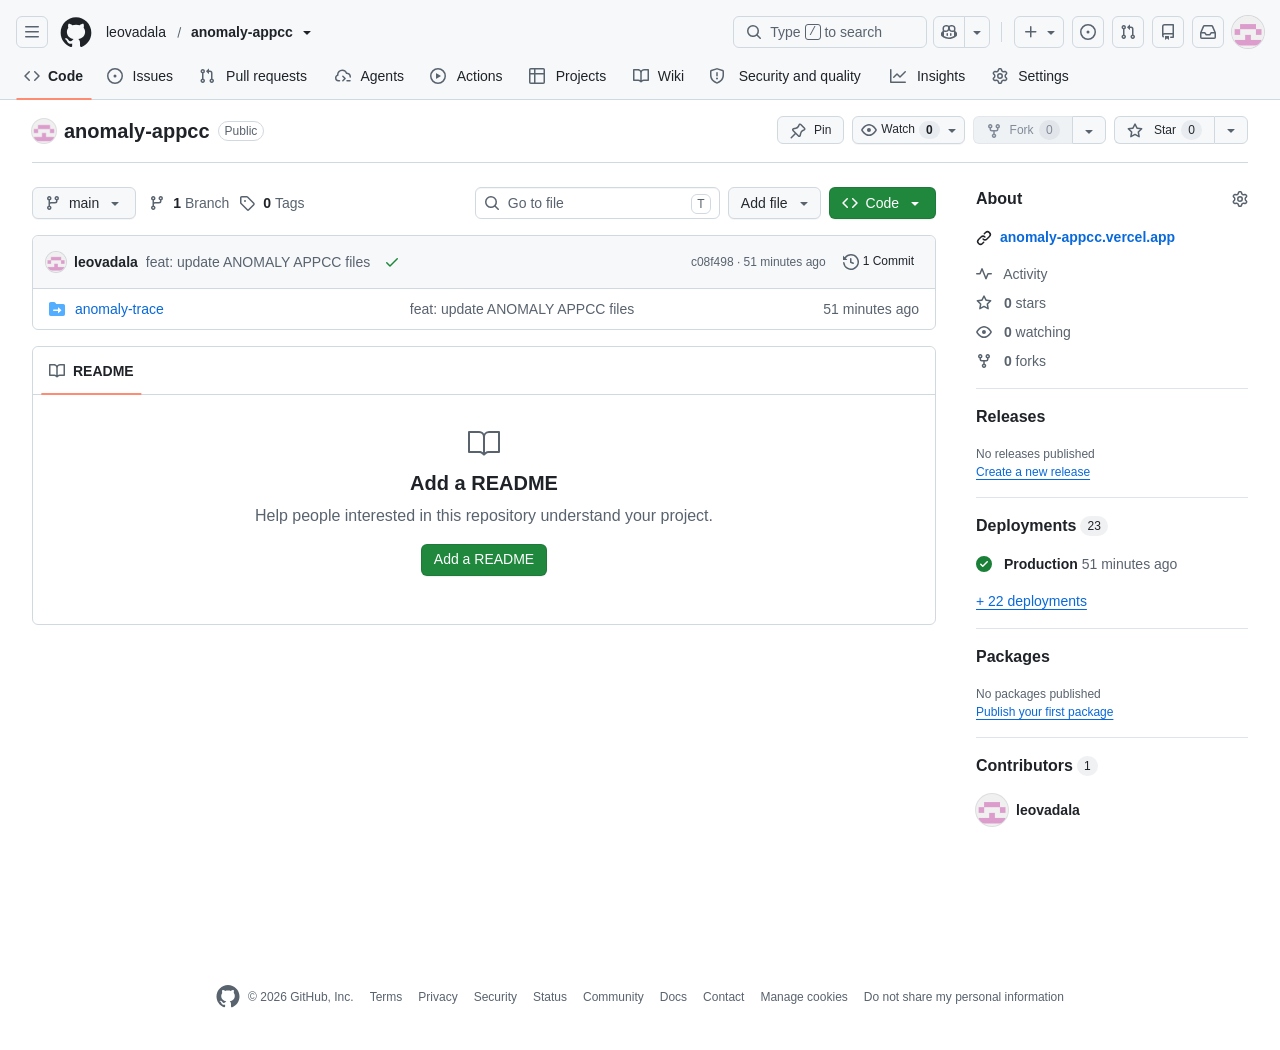
<file: leovadala_anomaly-appcc.html>
<!DOCTYPE html>
<!-- saved from url=(0042)https://github.com/leovadala/anomaly-appcc -->
<html lang="en" data-color-mode="auto" data-light-theme="light" data-dark-theme="dark" data-a11y-animated-images="system" data-a11y-link-underlines="true" data-turbo-loaded="" class="js-focus-visible" data-js-focus-visible=""><script src="chrome-extension://eppiocemhmnlbhjplcgkofciiegomcon/content/location/location.js" id="eppiocemhmnlbhjplcgkofciiegomcon"></script><script src="chrome-extension://eppiocemhmnlbhjplcgkofciiegomcon/libs/extend-native-history-api.js"></script><script src="chrome-extension://eppiocemhmnlbhjplcgkofciiegomcon/libs/requests.js"></script><head><meta http-equiv="Content-Type" content="text/html; charset=UTF-8"><style type="text/css">.turbo-progress-bar {
  position: fixed;
  display: block;
  top: 0;
  left: 0;
  height: 3px;
  background: #0076ff;
  z-index: 2147483647;
  transition:
    width 300ms ease-out,
    opacity 150ms 150ms ease-in;
  transform: translate3d(0, 0, 0);
}
</style><style>
:root {
  --fontStack-monospace: "Monaspace Neon", ui-monospace, SFMono-Regular, SF Mono, Menlo, Consolas, Liberation Mono, monospace !important;
}
</style>




  
    
  
  
  
  
  
  

  


  <link crossorigin="anonymous" media="all" rel="stylesheet" href="./leovadala_anomaly-appcc_files/light-4fded0090af0ad58.css"><link crossorigin="anonymous" media="all" rel="stylesheet" href="./leovadala_anomaly-appcc_files/dark-06381ff23d863842.css"><link data-color-theme="light_high_contrast" crossorigin="anonymous" media="all" rel="stylesheet" data-href="https://github.githubassets.com/assets/light_high_contrast-cf8e26bc17e62ebc.css"><link data-color-theme="light_colorblind" crossorigin="anonymous" media="all" rel="stylesheet" data-href="https://github.githubassets.com/assets/light_colorblind-3a437477a570cc40.css"><link data-color-theme="light_colorblind_high_contrast" crossorigin="anonymous" media="all" rel="stylesheet" data-href="https://github.githubassets.com/assets/light_colorblind_high_contrast-39b6c209db5491c9.css"><link data-color-theme="light_tritanopia" crossorigin="anonymous" media="all" rel="stylesheet" data-href="https://github.githubassets.com/assets/light_tritanopia-3822234d6c03b00b.css"><link data-color-theme="light_tritanopia_high_contrast" crossorigin="anonymous" media="all" rel="stylesheet" data-href="https://github.githubassets.com/assets/light_tritanopia_high_contrast-33857254a8064bf7.css"><link data-color-theme="dark_high_contrast" crossorigin="anonymous" media="all" rel="stylesheet" data-href="https://github.githubassets.com/assets/dark_high_contrast-9023e6605402defb.css"><link data-color-theme="dark_colorblind" crossorigin="anonymous" media="all" rel="stylesheet" data-href="https://github.githubassets.com/assets/dark_colorblind-37023bf69d8e0e34.css"><link data-color-theme="dark_colorblind_high_contrast" crossorigin="anonymous" media="all" rel="stylesheet" data-href="https://github.githubassets.com/assets/dark_colorblind_high_contrast-486bd43e01a2c0ec.css"><link data-color-theme="dark_tritanopia" crossorigin="anonymous" media="all" rel="stylesheet" data-href="https://github.githubassets.com/assets/dark_tritanopia-838ba2a5070c5b09.css"><link data-color-theme="dark_tritanopia_high_contrast" crossorigin="anonymous" media="all" rel="stylesheet" data-href="https://github.githubassets.com/assets/dark_tritanopia_high_contrast-2aa7245dc545d61f.css"><link data-color-theme="dark_dimmed" crossorigin="anonymous" media="all" rel="stylesheet" data-href="https://github.githubassets.com/assets/dark_dimmed-29ef2eb185e7de1c.css"><link data-color-theme="dark_dimmed_high_contrast" crossorigin="anonymous" media="all" rel="stylesheet" data-href="https://github.githubassets.com/assets/dark_dimmed_high_contrast-8eed6b212f10f1b9.css">

  <style type="text/css">
    :root {
      --tab-size-preference: 4;
    }

    pre, code {
      tab-size: var(--tab-size-preference);
    }
  </style>

    <link crossorigin="anonymous" media="all" rel="stylesheet" href="./leovadala_anomaly-appcc_files/primer-primitives-b39ad27f3538ace3.css">
    <link crossorigin="anonymous" media="all" rel="stylesheet" href="./leovadala_anomaly-appcc_files/primer-tailwind-compatible-922f4e76aead6d80.css">
    <link crossorigin="anonymous" media="all" rel="stylesheet" href="./leovadala_anomaly-appcc_files/global-d48a62bded9d70d6.css">
    <link crossorigin="anonymous" media="all" rel="stylesheet" href="./leovadala_anomaly-appcc_files/github-00f96c544004ae1e.css">
    <link crossorigin="anonymous" media="all" rel="stylesheet" href="./leovadala_anomaly-appcc_files/tailwind-ee832f465450400b.css">
  <link crossorigin="anonymous" media="all" rel="stylesheet" href="./leovadala_anomaly-appcc_files/repository-5c3491d57145b94f.css">
<link crossorigin="anonymous" media="all" rel="stylesheet" href="./leovadala_anomaly-appcc_files/code-15243af6e91879dd.css">

  

  <script type="application/json" id="client-env">{"locale":"en","featureFlags":["actions_custom_images_storage_billing_ui_visibility","actions_image_version_event","actions_workflow_language_service_allow_case_function","actions_workflow_language_service_allow_concurrency_queue","agent_author_search_expansion","agent_author_search_expansion_ui_pulls","agent_conflict_resolution","agent_plane_disable_bypass_permissions_mode_tile","alternate_user_config_repo","artifact_ui_v2","billing_discount_threshold_notification","billing_ui_budget_pagination_enabled","billing_user_level_budgets","billing_user_level_budgets_manage","ccr_implement_suggestion_refresh","code_scanning_dfa_degraded_experience_notice","code_view_checks_live_updates","code_view_raf_sticky_lines","codemirror_inp_optimizations","codespaces_prebuild_region_target_update","codeview_sidebar_combined_payload","coding_agent_model_selection","coding_agent_model_selection_all_skus","coding_agent_session_ai_credits","coding_agent_third_party_model_ui","comment_viewer_copy_raw_markdown","contentful_primer_code_blocks","copilot_agent_snippy","copilot_api_agentic_issue_marshal_yaml","copilot_ask_mode_dropdown","copilot_automation_suggest_tools_enabled","copilot_automations_suggested_automations","copilot_capi_error_response_telemetry","copilot_chat_attach_multiple_images","copilot_chat_auto_mode_picker_paid","copilot_chat_category_rate_limit_messages","copilot_chat_clear_model_selection_for_default_change","copilot_chat_contextual_suggestions_updated","copilot_chat_disable_model_picker_while_streaming","copilot_chat_docked_panel","copilot_chat_enable_tool_call_logs","copilot_chat_increase_token_padding","copilot_chat_input_commands","copilot_chat_interspersed_tool_calls","copilot_chat_max_upsell","copilot_chat_models_browser_cache","copilot_chat_opening_thread_switch","copilot_chat_prettify_pasted_code","copilot_chat_reduce_quota_checks","copilot_chat_vision_in_claude","copilot_chat_vision_preview_gate","copilot_cli_install_cta_max_plan","copilot_cloud_agent_always_categorize_models_in_model_picker","copilot_coding_agent_tbb_quota_banner","copilot_custom_copilots","copilot_custom_copilots_feature_preview","copilot_diff_explain_conversation_intent","copilot_diff_reference_context","copilot_duplicate_thread","copilot_extensions_removal_on_marketplace","copilot_file_block_ref_matching","copilot_fix_failed_workflows","copilot_fix_failed_workflows_all_skus","copilot_ftp_hyperspace_upgrade_prompt","copilot_hide_hovercard","copilot_immersive_code_block_transition_wrap","copilot_immersive_embedded_deferred_payload","copilot_immersive_embedded_draggable","copilot_immersive_embedded_header_button","copilot_immersive_embedded_implicit_references","copilot_immersive_embedded_skip_copilot_api_token_for_dotcom_context","copilot_immersive_file_block_transition_open","copilot_immersive_file_preview_keep_mounted","copilot_immersive_job_result_preview","copilot_immersive_suggestion_pills","copilot_immersive_task_hyperlinking","copilot_immersive_task_within_chat_thread","copilot_issue_list_show_more","copilot_mc_cli_resume_any_users_task","copilot_mc_nudges","copilot_mission_control_agent_filtering","copilot_mission_control_always_send_integration_id","copilot_mission_control_environment_list_icons","copilot_mission_control_initial_data_spinner","copilot_mission_control_sandbox_remote_bypass","copilot_mission_control_session_filters","copilot_mission_control_task_alive_updates","copilot_mission_control_task_sharing","copilot_org_policy_page_focus_mode","copilot_plans_signups_enabled","copilot_pr_chat_enhancements","copilot_premium_request_quotas","copilot_redirect_header_button_to_agents","copilot_resource_panel","copilot_scroll_preview_tabs","copilot_share_active_subthread","copilot_spaces_ga","copilot_spaces_individual_policies_ga","copilot_spark_empty_state","copilot_spark_handle_nil_friendly_name","copilot_swe_agent_authorization_status_ui","copilot_swe_agent_hide_model_picker_if_only_auto","copilot_swe_agent_pr_comment_model_picker","copilot_swe_agent_pull_request_merged_trigger","copilot_swe_agent_pull_request_opened_trigger","copilot_swe_agent_pull_request_synchronize_trigger","copilot_swe_agent_use_subagents","copilot_task_api_github_rest_style","copilot_token_based_billing","copilot_unconfigured_is_inherited","copilot_user_can_upgrade_plan_field","copilot_workbench_slim_line_top_tabs","copilot_workbench_ubb","custom_properties_core_reusable_property_value_field","dashboard_indexeddb_caching","dashboard_lists_max_age_filter","dashboard_surface_needs_action_ci_running","dashboard_universe_2025","dashboard_universe_2025_feedback_dialog","fgpat_permissions_selector_redesign","flex_cta_groups_mvp","ga_enterprise_teams_ui","github_models_scheduled_hydro_events","global_nav_react","global_nav_repo_picker_experiment","hide_groups_list_for_few_groups","hyperspace_2025_logged_out_batch_1","hyperspace_2025_logged_out_batch_2","hyperspace_2025_logged_out_batch_3","ipm_budget_deep_linking","ipm_global_transactional_message_agents","ipm_global_transactional_message_copilot","ipm_global_transactional_message_issues","ipm_global_transactional_message_prs","ipm_global_transactional_message_repos","ipm_global_transactional_message_spaces","issue_cca_modal_open","issue_cca_multi_assign_modal","issue_cca_visualization","issue_fields_global_search","issue_pinned_views_index_page","issue_pinned_views_projects_react","issues_data_router","issues_expanded_file_types","issues_lazy_load_comment_box_suggestions","issues_react_chrome_container_query_fix","issues_react_include_bots_in_pickers","issues_react_ui_feedback","issues_search_type_gql","landing_pages_ninetailed","landing_pages_web_vitals_tracking","lifecycle_label_name_updates","low_quality_classifier","marketing_pages_search_explore_provider","memex_default_issue_create_repository","memex_live_update_hovercard","memex_mwl_filter_field_delimiter","memex_remove_deprecated_type_issue","memex_roadmap_drag_style","merge_status_header_feedback","oauth_authorize_clickjacking_protection","octocaptcha_origin_optimization","pr_sfv_new_diff_fetch","prs_css_anchor_positioning","prs_live_updates_issue_comments","prs_load_all_alerts","prx_files","pull_request_commit_checks_dialog","pull_request_files_virtualization","pull_request_inbox_customize_sections","pull_request_inbox_section_query_popover","pull_request_overview_panel_edit_description","pull_request_virtualization_image_estimate","react_blob_isolate_code_lines","react_blob_overlay","react_data_router_tanstack_allowed","react_remove_styled_components","react_sandbox_future_tanstack","repos_contributors_limited_default_range","repository_suggester_elastic_search","rules_insights_filter_bar_created","rules_required_reviewers_block_description","sample_network_conn_type","secret_scanning_pattern_alerts_link","security_center_artifact_filters_popover","semantic_similarity_duplicate_issue_detection","session_logs_ungroup_reasoning_text","site_github_app_ga_page","site_global_nav_spark_models_removed","spark_prompt_secret_scanning","spark_server_connection_status","suppress_automated_browser_vitals","team_review_requested_by_user_filter","track_notifications_settings_usage","viewscreen_sandbox","warn_inaccessible_attachments","webp_support","workbench_store_readonly"],"login":"leovadala","copilotApiOverrideUrl":"https://api.individual.githubcopilot.com"}</script>
<script crossorigin="anonymous" type="module" src="./leovadala_anomaly-appcc_files/wp-runtime-ddd339a86326a3e2.js.descarga" defer="defer"></script>
<script crossorigin="anonymous" type="module" src="./leovadala_anomaly-appcc_files/fetch-utilities-9ee17519ce9e3c2d.js.descarga" defer="defer"></script>
<script crossorigin="anonymous" type="module" src="./leovadala_anomaly-appcc_files/78205-3a6ea5cfe3fb27f2.js.descarga" defer="defer"></script>
<script crossorigin="anonymous" type="module" src="./leovadala_anomaly-appcc_files/85924-f1da419719ff9817.js.descarga" defer="defer"></script>
<script crossorigin="anonymous" type="module" src="./leovadala_anomaly-appcc_files/34646-9e02c4dd156ad561.js.descarga" defer="defer"></script>
<script crossorigin="anonymous" type="module" src="./leovadala_anomaly-appcc_files/environment-84f18c48c0047c1d.js.descarga" defer="defer"></script>
<script crossorigin="anonymous" type="module" src="./leovadala_anomaly-appcc_files/runtime-helpers-1dea47d70a855c49.js.descarga" defer="defer"></script>
<script crossorigin="anonymous" type="module" src="./leovadala_anomaly-appcc_files/296-a6802cc4838f56c7.js.descarga" defer="defer"></script>
<script crossorigin="anonymous" type="module" src="./leovadala_anomaly-appcc_files/96232-cd0338265f60ea3c.js.descarga" defer="defer"></script>
<script crossorigin="anonymous" type="module" src="./leovadala_anomaly-appcc_files/57131-5bc8eba5c8fc646b.js.descarga" defer="defer"></script>
<script crossorigin="anonymous" type="module" src="./leovadala_anomaly-appcc_files/816-774d14a8cd9b309c.js.descarga" defer="defer"></script>
<script crossorigin="anonymous" type="module" src="./leovadala_anomaly-appcc_files/37037-6984c88de5bfa6ee.js.descarga" defer="defer"></script>
<script crossorigin="anonymous" type="module" src="./leovadala_anomaly-appcc_files/81683-7fb5e5fde80fac9b.js.descarga" defer="defer"></script>
<script crossorigin="anonymous" type="module" src="./leovadala_anomaly-appcc_files/64458-8ba18065e4acf029.js.descarga" defer="defer"></script>
<script crossorigin="anonymous" type="module" src="./leovadala_anomaly-appcc_files/46740-2ad47934ee602ae7.js.descarga" defer="defer"></script>
<script crossorigin="anonymous" type="module" src="./leovadala_anomaly-appcc_files/30058-b1ba959ed9338250.js.descarga" defer="defer"></script>
<script crossorigin="anonymous" type="module" src="./leovadala_anomaly-appcc_files/github-elements-154663ce355fbdf3.js.descarga" defer="defer"></script>
<script crossorigin="anonymous" type="module" src="./leovadala_anomaly-appcc_files/element-registry-8178b0ff12ed7232.js.descarga" defer="defer"></script>
<script crossorigin="anonymous" type="module" src="./leovadala_anomaly-appcc_files/react-core-5665c0f01eeaf217.js.descarga" defer="defer"></script>
<script crossorigin="anonymous" type="module" src="./leovadala_anomaly-appcc_files/react-lib-84a0f3ff745a6c51.js.descarga" defer="defer"></script>
<script crossorigin="anonymous" type="module" src="./leovadala_anomaly-appcc_files/63143-9834767acbea50f3.js.descarga" defer="defer"></script>
<script crossorigin="anonymous" type="module" src="./leovadala_anomaly-appcc_files/79039-2fc69f86776b329f.js.descarga" defer="defer"></script>
<script crossorigin="anonymous" type="module" src="./leovadala_anomaly-appcc_files/88475-2de66b4993b12d53.js.descarga" defer="defer"></script>
<script crossorigin="anonymous" type="module" src="./leovadala_anomaly-appcc_files/2887-998ebe08466c5cd8.js.descarga" defer="defer"></script>
<script crossorigin="anonymous" type="module" src="./leovadala_anomaly-appcc_files/26533-dfc05901dc9c505a.js.descarga" defer="defer"></script>
<script crossorigin="anonymous" type="module" src="./leovadala_anomaly-appcc_files/46477-f95fdfc496e9b0a7.js.descarga" defer="defer"></script>
<script crossorigin="anonymous" type="module" src="./leovadala_anomaly-appcc_files/70507-70c508b0411e7274.js.descarga" defer="defer"></script>
<script crossorigin="anonymous" type="module" src="./leovadala_anomaly-appcc_files/53320-3f507f98e028dd42.js.descarga" defer="defer"></script>
<script crossorigin="anonymous" type="module" src="./leovadala_anomaly-appcc_files/46287-129b636a11ebc339.js.descarga" defer="defer"></script>
<script crossorigin="anonymous" type="module" src="./leovadala_anomaly-appcc_files/23548-4d280712b30a1f41.js.descarga" defer="defer"></script>
<script crossorigin="anonymous" type="module" src="./leovadala_anomaly-appcc_files/89627-ba5b3cb882e1ebde.js.descarga" defer="defer"></script>
<script crossorigin="anonymous" type="module" src="./leovadala_anomaly-appcc_files/55682-153e8edc1a4a674f.js.descarga" defer="defer"></script>
<script crossorigin="anonymous" type="module" src="./leovadala_anomaly-appcc_files/49029-cc0e3b68f08333e5.js.descarga" defer="defer"></script>
<script crossorigin="anonymous" type="module" src="./leovadala_anomaly-appcc_files/99328-f289ba5ff17bd302.js.descarga" defer="defer"></script>
<script crossorigin="anonymous" type="module" src="./leovadala_anomaly-appcc_files/behaviors-86908fdfd21723bf.js.descarga" defer="defer"></script>
<link crossorigin="anonymous" media="all" rel="stylesheet" href="./leovadala_anomaly-appcc_files/react-core.ab356738ae4b83a6.module.css">
<script crossorigin="anonymous" type="module" src="./leovadala_anomaly-appcc_files/61272-70a9b1d064908221.js.descarga" defer="defer"></script>
<script crossorigin="anonymous" type="module" src="./leovadala_anomaly-appcc_files/notifications-global-6ad97c0f0c98db4a.js.descarga" defer="defer"></script>
<script crossorigin="anonymous" type="module" src="./leovadala_anomaly-appcc_files/39890-ea637e2d6e07bcb0.js.descarga" defer="defer"></script>
<script crossorigin="anonymous" type="module" src="./leovadala_anomaly-appcc_files/code-menu-74afb00b2ced4b9a.js.descarga" defer="defer"></script>
  
  






<script crossorigin="anonymous" type="module" src="./leovadala_anomaly-appcc_files/7463-c4bd1db840718ba5.js.descarga" defer="defer"></script>
<script crossorigin="anonymous" type="module" src="./leovadala_anomaly-appcc_files/27600-a8a741eaa771e6d4.js.descarga" defer="defer"></script>

<script crossorigin="anonymous" type="module" src="./leovadala_anomaly-appcc_files/58246-a3325c25ca0beb63.js.descarga" defer="defer"></script>
<script crossorigin="anonymous" type="module" src="./leovadala_anomaly-appcc_files/55539-8483381eda4cc7fd.js.descarga" defer="defer"></script>
<script crossorigin="anonymous" type="module" src="./leovadala_anomaly-appcc_files/26186-c2a9637df6de4365.js.descarga" defer="defer"></script>




<script crossorigin="anonymous" type="module" src="./leovadala_anomaly-appcc_files/50480-c638e97848dacf1e.js.descarga" defer="defer"></script>

<script crossorigin="anonymous" type="module" src="./leovadala_anomaly-appcc_files/30914-8e693435767b5bc0.js.descarga" defer="defer"></script>

<script crossorigin="anonymous" type="module" src="./leovadala_anomaly-appcc_files/1334-f72e1815f1742d50.js.descarga" defer="defer"></script>
<script crossorigin="anonymous" type="module" src="./leovadala_anomaly-appcc_files/66231-226eb9421f384022.js.descarga" defer="defer"></script>
<script crossorigin="anonymous" type="module" src="./leovadala_anomaly-appcc_files/79407-9ef69b575f4b8f11.js.descarga" defer="defer"></script>
<script crossorigin="anonymous" type="module" src="./leovadala_anomaly-appcc_files/2204-b66187c3b28c70db.js.descarga" defer="defer"></script>
<script crossorigin="anonymous" type="module" src="./leovadala_anomaly-appcc_files/50288-386f0bb2af978d77.js.descarga" defer="defer"></script>


<script crossorigin="anonymous" type="module" src="./leovadala_anomaly-appcc_files/68212-a2ff99deb6acfecc.js.descarga" defer="defer"></script>
<script crossorigin="anonymous" type="module" src="./leovadala_anomaly-appcc_files/75577-0dc4028002fe910d.js.descarga" defer="defer"></script>
<script crossorigin="anonymous" type="module" src="./leovadala_anomaly-appcc_files/76987-4014b283df4fd8a1.js.descarga" defer="defer"></script>
<script crossorigin="anonymous" type="module" src="./leovadala_anomaly-appcc_files/53275-8657f0d819d2a485.js.descarga" defer="defer"></script>
<script crossorigin="anonymous" type="module" src="./leovadala_anomaly-appcc_files/4253-7104bf96065155f2.js.descarga" defer="defer"></script>
<script crossorigin="anonymous" type="module" src="./leovadala_anomaly-appcc_files/38567-ebec5b8d327e3d60.js.descarga" defer="defer"></script>
<script crossorigin="anonymous" type="module" src="./leovadala_anomaly-appcc_files/63806-55c227f54d933b09.js.descarga" defer="defer"></script>
<script crossorigin="anonymous" type="module" src="./leovadala_anomaly-appcc_files/34583-bf26c0fa2507c9b4.js.descarga" defer="defer"></script>

<script crossorigin="anonymous" type="module" src="./leovadala_anomaly-appcc_files/98451-6fe7a2fe17a6961c.js.descarga" defer="defer"></script>
<script crossorigin="anonymous" type="module" src="./leovadala_anomaly-appcc_files/33897-8831e05321716004.js.descarga" defer="defer"></script>
<script crossorigin="anonymous" type="module" src="./leovadala_anomaly-appcc_files/62392-3b2e3f82137c7a06.js.descarga" defer="defer"></script>
<script crossorigin="anonymous" type="module" src="./leovadala_anomaly-appcc_files/40921-0fb57aa3841c237b.js.descarga" defer="defer"></script>
<script crossorigin="anonymous" type="module" src="./leovadala_anomaly-appcc_files/32020-28a285c9f3f126e6.js.descarga" defer="defer"></script>
<script crossorigin="anonymous" type="module" src="./leovadala_anomaly-appcc_files/code-view-98b683f45b3d10f5.js.descarga" defer="defer"></script>
<link crossorigin="anonymous" media="all" rel="stylesheet" href="./leovadala_anomaly-appcc_files/primer-react-css.97f54ffef8be5c78.module.css">
<link crossorigin="anonymous" media="all" rel="stylesheet" href="./leovadala_anomaly-appcc_files/84360.cdfd81ca4f5bf01f.module.css">
<link crossorigin="anonymous" media="all" rel="stylesheet" href="./leovadala_anomaly-appcc_files/63806.f6fb44acaf8cbc44.module.css">
<link crossorigin="anonymous" media="all" rel="stylesheet" href="./leovadala_anomaly-appcc_files/code-view.7a353021315e85bb.module.css">


  



  
  
  
  

    
  


  


    


  
  

  
  

    







  

  




    

  

    

    

      

      

    
    
    

      
  
  


      
      

      

      


      
      
      

        


  <meta http-equiv="x-pjax-version" content="07208d86d0bac2e89f06d252ddb365a8302cac637721d986bbde8388599a09a9" data-turbo-track="reload">
  <meta http-equiv="x-pjax-csp-version" content="cb4cffb7c023f774818cf728eb860debf1fc8ecf88a20487b238da276df1eb7d" data-turbo-track="reload">
  <meta http-equiv="x-pjax-css-version" content="273c8f3bcd4311277894218fedbb4c7cedbdaf03a8d64a8b2f596fa0ee31ff30" data-turbo-track="reload">
  <meta http-equiv="x-pjax-js-version" content="ecc032e1817e9233ba538cb5386b52a1d9b2172e96b282ebce6ccf93688a817e" data-turbo-track="reload">

  

      


  

  
  



    

    
  


  

  

    <meta name="release" content="dbccd1248443759bea86b7e1c117848dc094478d" data-turbo-track="reload">
  

  
  
  





  

  <link rel="stylesheet" type="text/css" href="./leovadala_anomaly-appcc_files/81758.7de95e99996bf203.module.css" crossorigin="anonymous"><link rel="stylesheet" type="text/css" href="./leovadala_anomaly-appcc_files/38963.8add87f5d74d588c.module.css" crossorigin="anonymous"><link rel="stylesheet" type="text/css" href="./leovadala_anomaly-appcc_files/99654.f984fc7f5a0e7abc.module.css" crossorigin="anonymous"><link rel="stylesheet" type="text/css" href="./leovadala_anomaly-appcc_files/53839.b5227026e330c7b7.module.css" crossorigin="anonymous"><style id="ms-consent-banner-main-styles">.w8hcgFksdo30C8w-bygqu{color:#000}.ydkKdaztSS0AeHWIeIHsQ a{color:#0067B8}.erL690_8JwUW-R4bJRcfl{background-color:#EBEBEB;border:none;color:#000}.erL690_8JwUW-R4bJRcfl:enabled:hover{color:#000;background-color:#DBDBDB;box-shadow:0px 4px 10px rgba(0,0,0,0.25);border:none}.erL690_8JwUW-R4bJRcfl:enabled:focus{background-color:#DBDBDB;box-shadow:0px 4px 10px rgba(0,0,0,0.25);border:2px solid #000}.erL690_8JwUW-R4bJRcfl:disabled{opacity:1;color:rgba(0,0,0,0.2);background-color:rgba(0,0,0,0.2);border:none}._1zNQOqxpBFSokeCLGi_hGr{border:none;background-color:#0067B8;color:#fff}._1zNQOqxpBFSokeCLGi_hGr:enabled:hover{color:#fff;background-color:#0067B8;box-shadow:0px 4px 10px rgba(0,0,0,0.25);border:none}._1zNQOqxpBFSokeCLGi_hGr:enabled:focus{background-color:#0067B8;box-shadow:0px 4px 10px rgba(0,0,0,0.25);border:2px solid #000}._1zNQOqxpBFSokeCLGi_hGr:disabled{opacity:1;color:rgba(0,0,0,0.2);background-color:rgba(0,120,215,0.2);border:none}._23tra1HsiiP6cT-Cka-ycB{position:relative;display:flex;z-index:9999;width:100%;background-color:#F2F2F2;justify-content:space-between;text-align:left}div[dir="rtl"]._23tra1HsiiP6cT-Cka-ycB{text-align:right}._1Upc2NjY8AlDn177YoVj0y{margin:0;padding-left:5%;padding-top:8px;padding-bottom:8px}div[dir="rtl"] ._1Upc2NjY8AlDn177YoVj0y{margin:0;padding:8px 5% 8px 0;float:none}._23tra1HsiiP6cT-Cka-ycB svg{fill:none;max-width:none;max-height:none}._1V_hlU-7jdtPiooHMu89BB{display:table-cell;padding:12px;width:24px;height:24px;font-family:Segoe UI, SegoeUI, Arial, sans-serif;font-style:normal;font-weight:normal;font-size:24px;line-height:0}.f6QKJD7fhSbnJLarTL-W-{display:table-cell;vertical-align:middle;padding:0;font-family:Segoe UI, SegoeUI, Arial, sans-serif;font-style:normal;font-weight:normal;font-size:13px;line-height:16px}.f6QKJD7fhSbnJLarTL-W- a{text-decoration:underline}._2j0fmugLb1FgYz6KPuB91w{display:inline-block;margin-left:5%;margin-right:5%;min-width:40%;min-width:calc((150px + 3 * 4px) * 2 + 150px);min-width:-webkit-fit-content;min-width:-moz-fit-content;min-width:fit-content;align-self:center;position:relative}._1XuCi2WhiqeWRUVp3pnFG3{margin:4px;padding:5px;min-width:150px;min-height:36px;vertical-align:top;cursor:pointer;font-family:Segoe UI, SegoeUI, Arial, sans-serif;font-style:normal;font-weight:normal;font-size:15px;line-height:20px;text-align:center}._1XuCi2WhiqeWRUVp3pnFG3:focus{box-sizing:border-box}._1XuCi2WhiqeWRUVp3pnFG3:disabled{cursor:not-allowed}._2bvsb3ubApyZ0UGoQA9O9T{display:block;position:fixed;z-index:10000;top:0;left:0;width:100%;height:100%;background-color:rgba(255,255,255,0.6);overflow:auto;text-align:left}div[dir="rtl"]._2bvsb3ubApyZ0UGoQA9O9T{text-align:right}div[dir="rtl"] ._2bvsb3ubApyZ0UGoQA9O9T{left:auto;right:0}.AFsJE948muYyzCMktdzuk{position:relative;top:8%;margin-bottom:40px;margin-left:auto;margin-right:auto;box-sizing:border-box;width:640px;background-color:#fff;border:1px solid #0067B8}._3kWyBRbW_dgnMiEyx06Fu4{float:right;z-index:1;margin:2px;padding:12px;border:none;cursor:pointer;font-family:Segoe UI, SegoeUI, Arial, sans-serif;font-style:normal;font-weight:normal;font-size:13px;line-height:13px;display:flex;align-items:center;text-align:center;color:#666;background-color:#fff}div[dir="rtl"] ._3kWyBRbW_dgnMiEyx06Fu4{margin:2px;padding:12px;float:left}.uCYvKvHXrhjNgflv1VqdD{position:static;margin-top:36px;margin-left:36px;margin-right:36px}._17pX1m9O_W--iZbDt3Ta5r{margin-top:0;margin-bottom:12px;font-family:Segoe UI, SegoeUI, Arial, sans-serif;font-style:normal;font-weight:600;font-size:20px;line-height:24px;text-transform:none}._1kBkHQ1V1wu3kl-YcLgUr6{height:446px;overflow:auto}._20_nXDf6uFs9Q6wxRXG-I-{margin-top:0;font-family:Segoe UI, SegoeUI, Arial, sans-serif;font-style:normal;font-weight:normal;font-size:15px;line-height:20px}._20_nXDf6uFs9Q6wxRXG-I- a{text-decoration:underline}dl._2a0NH_GDQEQe5Ynfo7suVH{margin-top:36px;margin-bottom:0;padding:0;list-style:none;text-transform:none}dt._3j_LCPv7fyXv3A8FIXVwZ4{margin-top:20px;float:none;font-family:Segoe UI, SegoeUI, Arial, sans-serif;font-style:normal;font-weight:600;font-size:18px;line-height:24px;list-style:none}.k-vxTGFbdq1aOZB2HHpjh{margin:0;padding:0;border:none}._2Bucyy75c_ogoU1g-liB5R{margin:0;padding:0;border-bottom:none;font-family:Segoe UI, SegoeUI, Arial, sans-serif;font-style:normal;font-weight:600;font-size:18px;line-height:24px;text-transform:none}._63gwfzV8dclrsl2cfd90r{display:inline-block;margin-top:0;margin-bottom:13px;font-family:Segoe UI, SegoeUI, Arial, sans-serif;font-style:normal;font-weight:normal;font-size:15px;line-height:20px}._1l8wM_4mRYGz3Iu7l3BZR7{display:block}._2UE03QS02aZGkslegN_F-i{display:inline-block;position:relative;left:5px;margin-bottom:13px;margin-right:34px;padding:3px}div[dir="rtl"] ._2UE03QS02aZGkslegN_F-i{margin:0 0 13px 34px;padding:3px;float:none}div[dir="rtl"] ._2UE03QS02aZGkslegN_F-i{left:auto;right:5px}._23tra1HsiiP6cT-Cka-ycB *::before,._2bvsb3ubApyZ0UGoQA9O9T *::before,._23tra1HsiiP6cT-Cka-ycB *::after,._2bvsb3ubApyZ0UGoQA9O9T *::after{box-sizing:inherit}._1HSFn0HzGo6w4ADApV8-c4{outline:2px solid rgba(0,0,0,0.8)}input[type="radio"]._1dp8Vp5m3HwAqGx8qBmFV2{display:inline-block;position:relative;margin-top:0;margin-left:0;margin-right:0;height:0;width:0;border-radius:0;cursor:pointer;outline:none;box-sizing:border-box;-webkit-appearance:none;-moz-appearance:none;appearance:none}input[type="radio"]._1dp8Vp5m3HwAqGx8qBmFV2+label::before{display:block;position:absolute;top:5px;left:3px;height:19px;width:19px;content:"";border-radius:50%;border:1px solid #000;background-color:#fff}div[dir="rtl"] input[type="radio"]._1dp8Vp5m3HwAqGx8qBmFV2+label::before{left:auto;right:3px}input[type="radio"]._1dp8Vp5m3HwAqGx8qBmFV2:not(:disabled)+label:hover::before{border:1px solid #0067B8}input[type="radio"]._1dp8Vp5m3HwAqGx8qBmFV2:not(:disabled)+label:hover::after{display:block;position:absolute;top:10px;left:8px;height:9px;width:9px;content:"";border-radius:50%;background-color:rgba(0,0,0,0.8)}div[dir="rtl"] input[type="radio"]._1dp8Vp5m3HwAqGx8qBmFV2:not(:disabled)+label:hover::after{left:auto;right:8px}input[type="radio"]._1dp8Vp5m3HwAqGx8qBmFV2:not(:disabled)+label:focus::before{border:1px solid #0067B8}input[type="radio"]._1dp8Vp5m3HwAqGx8qBmFV2:not(:disabled)+label:focus::after{display:block;position:absolute;top:10px;left:8px;height:9px;width:9px;content:"";border-radius:50%;background-color:#000}div[dir="rtl"] input[type="radio"]._1dp8Vp5m3HwAqGx8qBmFV2:not(:disabled)+label:focus::after{left:auto;right:8px}input[type="radio"]._1dp8Vp5m3HwAqGx8qBmFV2:checked+label::after{display:block;position:absolute;top:10px;left:8px;height:9px;width:9px;content:"";border-radius:50%;background-color:#000}div[dir="rtl"] input[type="radio"]._1dp8Vp5m3HwAqGx8qBmFV2:checked+label::after{left:auto;right:8px}input[type="radio"]._1dp8Vp5m3HwAqGx8qBmFV2:disabled+label{cursor:not-allowed}input[type="radio"]._1dp8Vp5m3HwAqGx8qBmFV2:disabled+label::before{border:1px solid rgba(0,0,0,0.2);background-color:rgba(0,0,0,0.2)}._3RJzeL3l9Rl_lAQEm6VwdX{display:block;position:static;float:right;margin-top:0;margin-bottom:0;margin-left:19px;margin-right:0;padding-top:0;padding-bottom:0;padding-left:8px;padding-right:0;width:80%;width:calc(100% - 19px);font-family:Segoe UI, SegoeUI, Arial, sans-serif;font-style:normal;font-weight:normal;font-size:15px;line-height:20px;text-transform:none;cursor:pointer;box-sizing:border-box}div[dir="rtl"] ._3RJzeL3l9Rl_lAQEm6VwdX{margin:0 19px 0 0;padding:0 8px 0 0;float:left}.nohp3sIG12ZBhzcMnPala{margin-top:20px;margin-bottom:48px}._2uhaEsmeotZ3P-M0AXo2kF{padding:0;width:278px;height:36px;cursor:pointer;font-family:Segoe UI, SegoeUI, Arial, sans-serif;font-style:normal;font-weight:normal;font-size:15px;line-height:20px;text-align:center}._2uhaEsmeotZ3P-M0AXo2kF:focus{box-sizing:border-box}._2uhaEsmeotZ3P-M0AXo2kF:disabled{cursor:not-allowed}._3tOu1FJ59c_xz_PmI1lKV5{float:right;padding:0;width:278px;height:36px;cursor:pointer;font-family:Segoe UI, SegoeUI, Arial, sans-serif;font-style:normal;font-weight:normal;font-size:15px;line-height:20px;text-align:center}._3tOu1FJ59c_xz_PmI1lKV5:focus{box-sizing:border-box}._3tOu1FJ59c_xz_PmI1lKV5:disabled{cursor:not-allowed}div[dir="rtl"] ._3tOu1FJ59c_xz_PmI1lKV5{margin:0;padding:0;float:left}@media only screen and (max-width: 768px){._2j0fmugLb1FgYz6KPuB91w,._1Upc2NjY8AlDn177YoVj0y{padding-top:8px;padding-bottom:12px;padding-left:3.75%;padding-right:3.75%;margin:0;width:92.5%}._23tra1HsiiP6cT-Cka-ycB{display:block}._1XuCi2WhiqeWRUVp3pnFG3{margin-bottom:8px;margin-left:0;margin-right:0;width:100%}._2bvsb3ubApyZ0UGoQA9O9T{overflow:hidden}.AFsJE948muYyzCMktdzuk{top:1.8%;width:93.33%;height:96.4%;overflow:hidden}.uCYvKvHXrhjNgflv1VqdD{margin-top:24px;margin-left:24px;margin-right:24px;height:100%}._1kBkHQ1V1wu3kl-YcLgUr6{height:62%;height:calc(100% - 188px);min-height:50%}._2uhaEsmeotZ3P-M0AXo2kF{width:100%}._3tOu1FJ59c_xz_PmI1lKV5{margin-bottom:12px;margin-left:0;width:100%}div[dir="rtl"] ._3tOu1FJ59c_xz_PmI1lKV5{margin:0 0 12px 0;padding:0;float:none}}@media only screen and (max-width: 768px) and (orientation: landscape), only screen and (max-height: 260px), only screen and (max-width: 340px){.AFsJE948muYyzCMktdzuk{overflow:auto}}@media only screen and (max-height: 260px), only screen and (max-width: 340px){._1XuCi2WhiqeWRUVp3pnFG3{min-width:0}._3kWyBRbW_dgnMiEyx06Fu4{padding:3%}.uCYvKvHXrhjNgflv1VqdD{margin-top:3%;margin-left:3%;margin-right:3%}._17pX1m9O_W--iZbDt3Ta5r{margin-bottom:3%}._1kBkHQ1V1wu3kl-YcLgUr6{height:calc(79% - 64px)}.nohp3sIG12ZBhzcMnPala{margin-top:5%;margin-bottom:10%}._3tOu1FJ59c_xz_PmI1lKV5{margin-bottom:3%}div[dir="rtl"] ._3tOu1FJ59c_xz_PmI1lKV5{margin:0 0 3% 0;padding:0;float:none}}
</style><style type="text/css" id="ms-consent-banner-theme-styles">._23tra1HsiiP6cT-Cka-ycB {
            background-color: #24292f !important;
        }.w8hcgFksdo30C8w-bygqu {
            color: #ffffff !important;
        }.ydkKdaztSS0AeHWIeIHsQ a {
            color: #d8b9ff !important;
        }._2bvsb3ubApyZ0UGoQA9O9T {
            background-color: rgba(23, 23, 23, 0.8) !important;
        }.AFsJE948muYyzCMktdzuk {
            background-color: #24292f !important;
            border: 1px solid #d8b9ff !important;
        }._3kWyBRbW_dgnMiEyx06Fu4 {
            color: #d8b9ff !important;
            background-color: #24292f !important;
        }._1zNQOqxpBFSokeCLGi_hGr {
            border: 1px solid #ffffff !important;
            background-color: #ffffff !important;
            color: #1f2328 !important;
        }._1zNQOqxpBFSokeCLGi_hGr:enabled:hover {
            color: #1f2328 !important;
            background-color: #d8b9ff !important;
            box-shadow: none !important;
            border: 1px solid transparent !important;
        }._1zNQOqxpBFSokeCLGi_hGr:enabled:focus {
            background-color: #d8b9ff !important;
            box-shadow: none !important;
            border: 2px solid #ffffff !important;
        }._1zNQOqxpBFSokeCLGi_hGr:disabled {
            opacity: 0.5 !important;
            color: #1f2328 !important;
            background-color: #ffffff !important;
            border: 1px solid transparent !important;
        }.erL690_8JwUW-R4bJRcfl {
            border: 1px solid #eaeef2 !important;
            background-color: #32383f !important;
            color: #ffffff !important;
        }.erL690_8JwUW-R4bJRcfl:enabled:hover {
            color: #ffffff !important;
            background-color: #24292f !important;
            box-shadow: none !important;
            border: 1px solid #ffffff !important;
        }.erL690_8JwUW-R4bJRcfl:enabled:focus {
            background-color: #24292f !important;
            box-shadow: none !important;
            border: 2px solid #6e7781 !important;
        }.erL690_8JwUW-R4bJRcfl:disabled {
            opacity: 0.5 !important;
            color: #ffffff !important;
            background-color: #424a53 !important;
            border: 1px solid #6e7781 !important;
        }input[type="radio"]._1dp8Vp5m3HwAqGx8qBmFV2 + label::before {
            border: 1px solid #d8b9ff !important;
            background-color: #24292f !important;
        }._1HSFn0HzGo6w4ADApV8-c4 {
            outline: 2px solid #ffffff !important;
        }input[type="radio"]._1dp8Vp5m3HwAqGx8qBmFV2:checked + label::after {
            background-color: #d8b9ff !important;
        }input[type="radio"]._1dp8Vp5m3HwAqGx8qBmFV2 + label:hover::before {
            border: 1px solid #ffffff !important;
        }input[type="radio"]._1dp8Vp5m3HwAqGx8qBmFV2 + label:hover::after {
            background-color: #ffffff !important;
        }input[type="radio"]._1dp8Vp5m3HwAqGx8qBmFV2 + label:focus::before {
            border: 1px solid #ffffff !important;
        }input[type="radio"]._1dp8Vp5m3HwAqGx8qBmFV2 + label:focus::after {
            background-color: #d8b9ff !important;
        }input[type="radio"]._1dp8Vp5m3HwAqGx8qBmFV2:disabled + label::before {
            border: 1px solid rgba(227, 227, 227, 0.2) !important;
            background-color: rgba(227, 227, 227, 0.2) !important;
        }</style><link rel="stylesheet" type="text/css" href="./leovadala_anomaly-appcc_files/96037.ac660785e55bed94.module.css" crossorigin="anonymous"><link rel="stylesheet" type="text/css" href="./leovadala_anomaly-appcc_files/5746.e0b9b229695fff0a.module.css" crossorigin="anonymous"><link rel="stylesheet" type="text/css" href="./leovadala_anomaly-appcc_files/55132.3772f887d9383669.module.css" crossorigin="anonymous"><link rel="stylesheet" type="text/css" href="./leovadala_anomaly-appcc_files/60728.9f5177e5ef78b555.module.css" crossorigin="anonymous"><link rel="stylesheet" type="text/css" href="./leovadala_anomaly-appcc_files/78816.be9ca1da9c889726.module.css" crossorigin="anonymous"><link rel="stylesheet" type="text/css" href="./leovadala_anomaly-appcc_files/68644.68905e41e18f6f4b.module.css" crossorigin="anonymous"><link rel="stylesheet" type="text/css" href="./leovadala_anomaly-appcc_files/2394.0f58b715cfdfe9e5.module.css" crossorigin="anonymous"><link rel="stylesheet" type="text/css" href="./leovadala_anomaly-appcc_files/33255.6312de23257bddb1.module.css" crossorigin="anonymous"><link rel="stylesheet" type="text/css" href="./leovadala_anomaly-appcc_files/83249.a8d97e921858891c.module.css" crossorigin="anonymous"><link rel="stylesheet" type="text/css" href="./leovadala_anomaly-appcc_files/12377.a6ab1ff5d2b9b7be.module.css" crossorigin="anonymous"><link rel="stylesheet" type="text/css" href="./leovadala_anomaly-appcc_files/46329.59799a9e50745048.module.css" crossorigin="anonymous"><link rel="stylesheet" type="text/css" href="./leovadala_anomaly-appcc_files/79127.265e8868719c7a2e.module.css" crossorigin="anonymous"><link rel="stylesheet" type="text/css" href="./leovadala_anomaly-appcc_files/60529.a84e9593fcc2a64c.module.css" crossorigin="anonymous"><link rel="stylesheet" type="text/css" href="./leovadala_anomaly-appcc_files/82822.f66f5c51489bfef9.module.css" crossorigin="anonymous"><link rel="stylesheet" type="text/css" href="./leovadala_anomaly-appcc_files/18692.e42d4631cfb4fec8.module.css" crossorigin="anonymous"><link rel="stylesheet" type="text/css" href="./leovadala_anomaly-appcc_files/2414.0bbf7b3a94ff73f5.module.css" crossorigin="anonymous"><link rel="stylesheet" type="text/css" href="./leovadala_anomaly-appcc_files/22387.8314cdd217fd8634.module.css" crossorigin="anonymous"><link rel="stylesheet" type="text/css" href="./leovadala_anomaly-appcc_files/15240.bd9f9ed1a72016c2.module.css" crossorigin="anonymous"><link rel="stylesheet" type="text/css" href="./leovadala_anomaly-appcc_files/98677.d68a3d2de1b454cb.module.css" crossorigin="anonymous"><link rel="stylesheet" type="text/css" href="./leovadala_anomaly-appcc_files/52417.c70f01b133ec8fed.module.css" crossorigin="anonymous"><link rel="stylesheet" type="text/css" href="./leovadala_anomaly-appcc_files/26334.77ae72687af88679.module.css" crossorigin="anonymous"><link rel="stylesheet" type="text/css" href="./leovadala_anomaly-appcc_files/47453.18d5b42ca33effe2.module.css" crossorigin="anonymous"><link crossorigin="anonymous" media="all" rel="stylesheet" href="./leovadala_anomaly-appcc_files/notifications-subscriptions-menu.ac23cb3a003c7d78.module.css"><script type="module" src="./leovadala_anomaly-appcc_files/primer-react-b5923bfd25a655a4.js.descarga"></script><script type="module" src="./leovadala_anomaly-appcc_files/octicons-react-ad81b26f4cfaa5de.js.descarga"></script><script type="module" src="./leovadala_anomaly-appcc_files/97458-23c84353633f2974.js.descarga"></script><script type="module" src="./leovadala_anomaly-appcc_files/68751-8ae833d61fa1dcf8.js.descarga"></script><script type="module" src="./leovadala_anomaly-appcc_files/68033-500b5d6f61c85148.js.descarga"></script><script type="module" src="./leovadala_anomaly-appcc_files/437-f369302b5a30316b.js.descarga"></script><script type="module" src="./leovadala_anomaly-appcc_files/41328-c0eb6926392c50ed.js.descarga"></script><script type="module" src="./leovadala_anomaly-appcc_files/71308-a71f88c477354d13.js.descarga"></script><script type="module" src="./leovadala_anomaly-appcc_files/68735-e704d1c0804bc761.js.descarga"></script><script type="module" src="./leovadala_anomaly-appcc_files/83912-50a30a157830469c.js.descarga"></script><script type="module" src="./leovadala_anomaly-appcc_files/68469-1d696a6971097c86.js.descarga"></script><script type="module" src="./leovadala_anomaly-appcc_files/40828-19c7ee8eecfb6289.js.descarga"></script><script type="module" src="./leovadala_anomaly-appcc_files/63000-559a189c36ddcb8e.js.descarga"></script><script type="module" src="./leovadala_anomaly-appcc_files/33684-f9fa24f1036408fb.js.descarga"></script><script type="module" src="./leovadala_anomaly-appcc_files/52957-1e2c0c61e960f373.js.descarga"></script><script type="module" src="./leovadala_anomaly-appcc_files/84360-c137efa1045b057a.js.descarga"></script><script type="module" src="./leovadala_anomaly-appcc_files/50110-e6732c5a52e2a1af.js.descarga"></script><script type="module" src="./leovadala_anomaly-appcc_files/57639-7789b6bcbd790e92.js.descarga"></script><script type="module" src="./leovadala_anomaly-appcc_files/81276-3add6fba73352893.js.descarga"></script><script type="module" src="./leovadala_anomaly-appcc_files/19930-093550dfcaa84ff5.js.descarga"></script><script type="module" src="./leovadala_anomaly-appcc_files/codespaces-3493295ae0139c4d.js.descarga"></script><script type="module" src="./leovadala_anomaly-appcc_files/778-72d963ac01ec30d5.js.descarga"></script><script type="module" src="./leovadala_anomaly-appcc_files/70206-5d502024eba295bc.js.descarga"></script><script type="module" src="./leovadala_anomaly-appcc_files/repositories-7576af67f3388ef6.js.descarga"></script><link rel="stylesheet" type="text/css" href="./leovadala_anomaly-appcc_files/7872.f5dd78edd836c21a.module.css" crossorigin="anonymous"><script src="chrome-extension://eppiocemhmnlbhjplcgkofciiegomcon/content/location/location.js" id="eppiocemhmnlbhjplcgkofciiegomcon"></script><script src="chrome-extension://eppiocemhmnlbhjplcgkofciiegomcon/libs/extend-native-history-api.js"></script><script src="chrome-extension://eppiocemhmnlbhjplcgkofciiegomcon/libs/requests.js"></script><link rel="dns-prefetch" href="https://github.githubassets.com/"><link rel="dns-prefetch" href="https://avatars.githubusercontent.com/"><link rel="dns-prefetch" href="https://github-cloud.s3.amazonaws.com/"><link rel="dns-prefetch" href="https://user-images.githubusercontent.com/"><link rel="preconnect" href="https://github.githubassets.com/" crossorigin=""><link rel="preconnect" href="https://avatars.githubusercontent.com/"><title>leovadala/anomaly-appcc</title><meta name="fetch-nonce" content="v2:d48a3f36-5796-37b2-d2c7-3ff0c4d4f5f2"><meta name="current-catalog-service-hash" content="f3abb0cc802f3d7b95fc8762b94bdcb13bf39634c40c357301c4aa1d67a256fb"><link rel="assets" href="https://github.githubassets.com/"><meta name="google-site-verification" content="Apib7-x98H0j5cPqHWwSMm6dNU4GmODRoqxLiDzdx9I"><meta name="octolytics-url" content="https://collector.github.com/github/collect"><meta name="octolytics-actor-id" content="223774885"><meta name="octolytics-actor-login" content="leovadala"><meta name="octolytics-actor-hash" content="ca673b888f2a72a61b2a87c3df706ee8eb2c8d80a91c072dc50512f7a7a62f43"><meta name="user-login" content="leovadala"><link rel="sudo-modal" href="https://github.com/sessions/sudo_modal"><meta name="viewport" content="width=device-width"><meta name="description" content="Contribute to leovadala/anomaly-appcc development by creating an account on GitHub."><link rel="search" type="application/opensearchdescription+xml" href="https://github.com/opensearch.xml" title="GitHub"><link rel="fluid-icon" href="https://github.com/fluidicon.png" title="GitHub"><meta property="fb:app_id" content="1401488693436528"><meta name="apple-itunes-app" content="app-id=1477376905, app-argument=https://github.com/leovadala/anomaly-appcc/blob/main/index.html"><meta name="twitter:image" content="https://opengraph.githubassets.com/3321ec053cb088fe41776835e90da279fd24000b7c4f02bfa4ff08466db36ef6/leovadala/anomaly-appcc"><meta name="twitter:site" content="@github"><meta name="twitter:card" content="summary_large_image"><meta name="twitter:title" content="File not found · leovadala/anomaly-appcc"><meta name="twitter:description" content="Contribute to leovadala/anomaly-appcc development by creating an account on GitHub."><meta property="og:image" content="https://opengraph.githubassets.com/3321ec053cb088fe41776835e90da279fd24000b7c4f02bfa4ff08466db36ef6/leovadala/anomaly-appcc"><meta property="og:image:alt" content="Contribute to leovadala/anomaly-appcc development by creating an account on GitHub."><meta property="og:image:width" content="1200"><meta property="og:image:height" content="600"><meta property="og:site_name" content="GitHub"><meta property="og:type" content="object"><meta property="og:title" content="File not found · leovadala/anomaly-appcc"><meta property="og:url" content="https://github.com/leovadala/anomaly-appcc"><meta property="og:description" content="Contribute to leovadala/anomaly-appcc development by creating an account on GitHub."><link rel="shared-web-socket" href="wss://alive.github.com/_sockets/u/223774885/ws?session=eyJ2IjoiVjMiLCJ1IjoyMjM3NzQ4ODUsInMiOjIxNDA0MDg1MTgsImMiOjMzOTc1MzM3NDcsInQiOjE3ODE4OTQ0NzV9--fa0819fb490010cd3647fa6853839e70b55742a25886470573db19b3235fd553" data-refresh-url="/_alive" data-session-id="7454a8cd6b3e32eb9fc05ca239c6e61e5e86e9fd71dc24544e49c612f9c0a4e6"><link rel="shared-web-socket-src" href="https://github.com/assets-cdn/worker/socket-worker-310827049a9185cc.js"><link rel="service-worker-src" href="https://github.com/assets-cdn/worker/service-worker-c24bdf59787a5284.js?current_user=leovadala&amp;errors_url=https%3A%2F%2Fapi.github.com%2F_private%2Fbrowser%2Ferrors&amp;release=dbccd1248443759bea86b7e1c117848dc094478d&amp;actor_id=223774885&amp;is_staff=false&amp;analytics_collector_url=https%3A%2F%2Fcollector.github.com%2Fgithub%2Fcollect"><meta name="hostname" content="github.com"><meta name="keyboard-shortcuts-preference" content="all"><meta name="hovercards-preference" content="true"><meta name="announcement-preference-hovercard" content="true"><meta name="expected-hostname" content="github.com"><meta name="go-import" content="github.com/leovadala/anomaly-appcc git https://github.com/leovadala/anomaly-appcc.git"><meta name="octolytics-dimension-user_id" content="223774885"><meta name="octolytics-dimension-user_login" content="leovadala"><meta name="octolytics-dimension-repository_id" content="1230434893"><meta name="octolytics-dimension-repository_nwo" content="leovadala/anomaly-appcc"><meta name="octolytics-dimension-repository_public" content="true"><meta name="octolytics-dimension-repository_is_fork" content="false"><meta name="octolytics-dimension-repository_network_root_id" content="1230434893"><meta name="octolytics-dimension-repository_network_root_nwo" content="leovadala/anomaly-appcc"><meta name="current-repo-nwo" content="leovadala/anomaly-appcc"><meta name="turbo-body-classes" content="logged-in env-production page-responsive"><meta name="disable-turbo" content="false"><meta name="browser-stats-url" content="https://api.github.com/_private/browser/stats"><meta name="browser-errors-url" content="https://api.github.com/_private/browser/errors"><meta name="ui-target" content="full"><link rel="mask-icon" href="https://github.githubassets.com/assets/pinned-octocat-093da3e6fa40.svg" color="#000000"><link rel="alternate icon" class="js-site-favicon" type="image/png" href="https://github.githubassets.com/favicons/favicon-dark.png"><link rel="icon" class="js-site-favicon" type="image/svg+xml" href="https://github.githubassets.com/favicons/favicon-dark.svg" data-base-href="https://github.githubassets.com/favicons/favicon"><meta name="theme-color" content="#1e2327"><meta name="color-scheme" content="light dark"><link rel="manifest" href="https://github.com/manifest.json" crossorigin="use-credentials"><meta name="route-pattern" content="/:user_id/:repository" data-turbo-transient=""><meta name="route-controller" content="files" data-turbo-transient=""><meta name="route-action" content="disambiguate" data-turbo-transient=""><meta name="selected-link" value="repo_source" data-turbo-transient=""><meta name="analytics-location" content="/&lt;user-name&gt;/&lt;repo-name&gt;" data-turbo-transient=""><meta name="request-id" content="542B:252022:4EE33A:375798:6A358D4E" data-turbo-transient=""><meta name="html-safe-nonce" content="1242d37bcdb808affd8ce9e34ad35eeefdfb5504f790b79c38f0972746599543" data-turbo-transient=""><meta name="visitor-payload" content="[base64]" data-turbo-transient=""><meta name="visitor-hmac" content="98e083c690995670192a45aeb23940db911e2db79d1117f8cccfad5cab770bf2" data-turbo-transient=""><meta name="github-keyboard-shortcuts" content="repository,copilot" data-turbo-transient=""><meta name="hovercard-subject-tag" content="repository:1230434893" data-turbo-transient=""><meta name="turbo-cache-control" content="no-preview" data-turbo-transient=""><meta name="turbo-cache-control" content="no-cache" data-turbo-transient=""><link rel="stylesheet" type="text/css" href="./leovadala_anomaly-appcc_files/29401.8e48e65e3f0b8557.module.css" crossorigin="anonymous"></head>

  <body class="logged-in env-production page-responsive" style="word-wrap: break-word;" bis_register="[base64]" __processed_de0a21cf-afef-44a3-af1d-1d1709e542e1__="true">
    <div data-turbo-body="" class="logged-in env-production page-responsive" style="word-wrap: break-word;">
      <div id="__primerPortalRoot__" style="z-index: 1000; position: absolute; width: 100%;" data-turbo-permanent=""></div>
      

    <div class="position-relative header-wrapper js-header-wrapper ">
      <a href="https://github.com/leovadala/anomaly-appcc#start-of-content" data-skip-target-assigned="false" class="tmp-p-3 color-bg-accent-emphasis color-fg-on-emphasis show-on-focus js-skip-to-content">Skip to content</a>

      <span data-view-component="true" class="progress-pjax-loader Progress position-fixed width-full">
    <span style="width: 0%;" data-view-component="true" class="Progress-item progress-pjax-loader-bar left-0 top-0 color-bg-accent-emphasis"></span>
</span>      
      <link crossorigin="anonymous" media="all" rel="stylesheet" href="./leovadala_anomaly-appcc_files/primer-react-css.97f54ffef8be5c78.module.css">
<link crossorigin="anonymous" media="all" rel="stylesheet" href="./leovadala_anomaly-appcc_files/keyboard-shortcuts-dialog.182bb7552d3acdf1.module.css">

<react-partial partial-name="keyboard-shortcuts-dialog" data-ssr="false" data-attempted-ssr="false" data-react-profiling="false" data-catalyst="" class="loaded">
  
  <script type="application/json" data-target="react-partial.embeddedData">{"props":{"docsUrl":"https://docs.github.com/get-started/accessibility/keyboard-shortcuts"}}</script>
  <div data-target="react-partial.reactRoot"><div class="d-none"></div><script type="application/json" id="__PRIMER_DATA__r_4___">{"resolvedServerColorMode":"night"}</script></div>
</react-partial>





      

          

                  <link crossorigin="anonymous" media="all" rel="stylesheet" href="./leovadala_anomaly-appcc_files/primer-react-css.97f54ffef8be5c78.module.css">
<link crossorigin="anonymous" media="all" rel="stylesheet" href="./leovadala_anomaly-appcc_files/84360.cdfd81ca4f5bf01f.module.css">
<link crossorigin="anonymous" media="all" rel="stylesheet" href="./leovadala_anomaly-appcc_files/global-nav-bar.40c1e21b4ee4aa25.module.css">

<react-partial partial-name="global-nav-bar" data-ssr="true" data-attempted-ssr="true" data-react-profiling="false" data-catalyst="" class="loaded">
  
  <script type="application/json" data-target="react-partial.embeddedData">{"props":{"contextRegion":{"crumbs":[{"crumb_type":"user","label":"leovadala","is_root":false,"href":"/leovadala"},{"crumb_type":"repository","label":"anomaly-appcc","is_root":false,"href":"/leovadala/anomaly-appcc"}],"localNavigation":[{"id":"code","icon":"code","label":"Code","href":"/leovadala/anomaly-appcc","selectedLinks":["repo_source","repo_downloads","repo_commits","repo_releases","repo_tags","repo_branches","repo_packages","repo_deployments","repo_attestations"],"popoverTarget":false,"commandId":"repositories:go-to-code","reactNav":{"appTarget":"code-view","anchor":"code-view-repo-link"},"turboNav":{"frame":"repo-content-turbo-frame"}},{"id":"issues","icon":"issue-opened","label":"Issues","href":"/leovadala/anomaly-appcc/issues","selectedLinks":["repo_issues","repo_labels","repo_milestones"],"count":0,"popoverTarget":false,"commandId":"repositories:go-to-issues","reactNav":{"appTarget":"issues-react","anchor":null},"turboNav":{"frame":"repo-content-turbo-frame"}},{"id":"pull-requests","icon":"git-pull-request","label":"Pull requests","href":"/leovadala/anomaly-appcc/pulls","selectedLinks":["repo_pulls","checks"],"count":0,"popoverTarget":false,"commandId":"repositories:go-to-pull-requests","reactNav":{"appTarget":null,"anchor":null},"turboNav":{"frame":"repo-content-turbo-frame"}},{"id":"agents","icon":"agent","label":"Agents","href":"/leovadala/anomaly-appcc/agents?author=leovadala","selectedLinks":["repo_agents","repo_agents_task"],"popoverTarget":false,"commandId":"repositories:go-to-agents","reactNav":{"appTarget":null,"anchor":null},"turboNav":{"frame":"repo-content-turbo-frame"}},{"id":"actions","icon":"play","label":"Actions","href":"/leovadala/anomaly-appcc/actions","selectedLinks":["repo_actions"],"popoverTarget":false,"commandId":"repositories:go-to-actions","reactNav":{"appTarget":null,"anchor":null},"turboNav":{"frame":"repo-content-turbo-frame"}},{"id":"projects","icon":"table","label":"Projects","href":"/leovadala/anomaly-appcc/projects","selectedLinks":["repo_projects","new_repo_project","repo_project"],"popoverTarget":false,"commandId":"repositories:go-to-projects","reactNav":{"appTarget":null,"anchor":null},"turboNav":{"frame":"repo-content-turbo-frame"}},{"id":"wiki","icon":"book","label":"Wiki","href":"/leovadala/anomaly-appcc/wiki","selectedLinks":["repo_wiki"],"popoverTarget":false,"commandId":"repositories:go-to-wiki","reactNav":{"appTarget":null,"anchor":null},"turboNav":{"frame":"repo-content-turbo-frame"}},{"id":"security-and-quality","icon":"shield","label":"Security and quality","href":"/leovadala/anomaly-appcc/security","selectedLinks":["security","overview","alerts","policy","token_scanning","code_scanning"],"count":0,"popoverTarget":false,"commandId":"repositories:go-to-security","reactNav":{"appTarget":null,"anchor":null},"turboNav":{"frame":"repo-content-turbo-frame"}},{"id":"insights","icon":"graph","label":"Insights","href":"/leovadala/anomaly-appcc/pulse","selectedLinks":["repo_graphs","repo_contributors","dependency_graph","dependabot_updates","pulse","people","community"],"popoverTarget":false,"commandId":"repositories:go-to-insights","reactNav":{"appTarget":null,"anchor":null},"turboNav":{"frame":"repo-content-turbo-frame"}},{"id":"settings","icon":"gear","label":"Settings","href":"/leovadala/anomaly-appcc/settings","selectedLinks":["code_review_limits","code_quality","codespaces_repository_settings","collaborators","custom_tabs","github_models_repo_settings","hooks","integration_installations","interaction_limits","issue_template_editor","key_links_settings","license_policy","notifications","repo_announcements","repo_branch_settings","repo_custom_properties","repo_keys_settings","repo_pages_settings","repo_protected_tags_settings","repo_rule_insights","repo_rule_insights_dashboard","repo_rules_bypass_requests","repo_rulesets","repo_settings_copilot_coding_guidelines","repo_settings_copilot_content_exclusion","repo_settings_copilot_mcp","repo_settings_copilot_swe_agent","repo_settings","reported_content","repository_actions_settings_add_new_runner","repository_actions_settings_general","repository_actions_settings_runner_details","repository_actions_settings_runners","repository_actions_settings","repository_actions_settings_policies","repository_actions_settings_oidc_configuration","repository_environments","role_details","secrets_settings_actions","secrets_settings_agents","secrets_settings_codespaces","secrets_settings_dependabot","secrets","security_analysis","security_products"],"popoverTarget":false,"commandId":"repositories:go-to-settings","reactNav":{"appTarget":null,"anchor":null},"turboNav":{"frame":"repo-content-turbo-frame"}}],"localNavigationUpdateChannel":"eyJjIjoicmVwbzoxMjMwNDM0ODkzOnVzZXI6MjIzNzc0ODg1OnNldHRpbmdzIiwidCI6MTc4MTg5NDQ3NX0=--e2d6f6fe96a41d11f4e9bc683098828d59947e37d6590802696cff939c5b022a","selectedLink":null,"currentPath":"/leovadala/anomaly-appcc/blob/main/index.html"},"userMenu":{"owner":{"login":"leovadala","name":null,"avatarUrl":"https://avatars.githubusercontent.com/u/223774885?v=4"}},"headerLogo":{"href":"/","aria-label":"Homepage "},"notifications":{"indicatorMode":"none","websocketChannel":"eyJjIjoibm90aWZpY2F0aW9uLWNoYW5nZWQ6MjIzNzc0ODg1IiwidCI6MTc4MTg5NDQ3NX0=--43d86f247a30c28372398f6b1addf73847fce9f6bd4e0113248c62708a57e265","fetchIndicatorSrc":"/notifications/indicator","fetchIndicatorEnabled":true},"issues":{"href":"/issues"},"pulls":{"href":"/pulls"},"contributedRepos":{"show":true,"href":"/repos"},"copilot":{"show":true,"showAgentsButton":false,"copilotChatUrl":"/github-copilot/chat?skip_anchor=true","copilotApiUrl":"https://api.individual.githubcopilot.com"},"search":{"show":true,"showCommandPalette":false,"isSearchPage":false,"isJumpToSearch":false,"searchContext":{"scope":"repo:leovadala/anomaly-appcc","current_repo_name":"anomaly-appcc","current_repo_nwo":"leovadala/anomaly-appcc","user_id":"leovadala"}},"enterpriseBanner":{"show":false},"globalTransactionalMessage":null,"payloadsUrl":"/_global-navigation/payloads.json?v=1"}}</script>
  <div data-target="react-partial.reactRoot"><link rel="preload" as="image" href="./leovadala_anomaly-appcc_files/223774885"><header role="banner" aria-label="Global Navigation Menu" class="GlobalNav styles-module__appHeader__YzYWk prc-Stack-Stack-UQ9k6" data-gap="none" data-direction="vertical" data-align="stretch" data-wrap="nowrap" data-justify="start" data-padding="none"><div class="prc-Stack-Stack-UQ9k6" data-direction="horizontal" data-align="center" data-wrap="nowrap" data-justify="center" data-padding="none"><div data-testid="top-nav-left" class="styles-module__left__Fylw7 styles-module__withLocalNavigation__rjTJ_ prc-Stack-Stack-UQ9k6" data-gap="condensed" data-direction="horizontal" data-align="stretch" data-wrap="nowrap" data-justify="start" data-padding="normal"><div data-loading-wrapper="true"><button data-component="IconButton" type="button" aria-haspopup="dialog" class="prc-Button-ButtonBase-9n-Xk styles-module__appHeaderButton__axedQ prc-Button-IconButton-fyge7" data-loading="false" data-no-visuals="true" data-size="medium" data-variant="invisible" aria-labelledby="_R_apb_"><svg data-component="Octicon" aria-hidden="true" focusable="false" class="octicon octicon-three-bars" viewBox="0 0 16 16" width="16" height="16" fill="currentColor" display="inline-block" overflow="visible" style="vertical-align:text-bottom"><path d="M1 2.75A.75.75 0 0 1 1.75 2h12.5a.75.75 0 0 1 0 1.5H1.75A.75.75 0 0 1 1 2.75Zm0 5A.75.75 0 0 1 1.75 7h12.5a.75.75 0 0 1 0 1.5H1.75A.75.75 0 0 1 1 7.75ZM1.75 12h12.5a.75.75 0 0 1 0 1.5H1.75a.75.75 0 0 1 0-1.5Z"></path></svg></button></div><span class="prc-TooltipV2-Tooltip-tLeuB" data-direction="s" data-component="Tooltip" aria-hidden="true" id="_R_apb_" popover="auto">Open menu</span><div class="d-none"></div><a data-component="IconButton" type="button" class="prc-Button-ButtonBase-9n-Xk styles-module__appHeaderHome__nkA_U prc-Button-IconButton-fyge7" data-loading="false" data-no-visuals="true" data-size="medium" data-variant="invisible" aria-labelledby="_R_cpb_" href="https://github.com/" data-discover="true"><svg data-component="Octicon" aria-hidden="true" focusable="false" class="octicon octicon-mark-github" viewBox="0 0 24 24" width="32" height="32" fill="currentColor" display="inline-block" overflow="visible" style="vertical-align:text-bottom"><path d="M10.226 17.284c-2.965-.36-5.054-2.493-5.054-5.256 0-1.123.404-2.336 1.078-3.144-.292-.741-.247-2.314.09-2.965.898-.112 2.111.36 2.83 1.01.853-.269 1.752-.404 2.853-.404 1.1 0 1.999.135 2.807.382.696-.629 1.932-1.1 2.83-.988.315.606.36 2.179.067 2.942.72.854 1.101 2 1.101 3.167 0 2.763-2.089 4.852-5.098 5.234.763.494 1.28 1.572 1.28 2.807v2.336c0 .674.561 1.056 1.235.786 4.066-1.55 7.255-5.615 7.255-10.646C23.5 6.188 18.334 1 11.978 1 5.62 1 .5 6.188.5 12.545c0 4.986 3.167 9.12 7.435 10.669.606.225 1.19-.18 1.19-.786V20.63a2.9 2.9 0 0 1-1.078.224c-1.483 0-2.359-.808-2.987-2.313-.247-.607-.517-.966-1.034-1.033-.27-.023-.359-.135-.359-.27 0-.27.45-.471.898-.471.652 0 1.213.404 1.797 1.235.45.651.921.943 1.483.943.561 0 .92-.202 1.437-.719.382-.381.674-.718.944-.943"></path></svg></a><span class="prc-TooltipV2-Tooltip-tLeuB" data-direction="s" data-component="Tooltip" aria-hidden="true" popover="auto"><span id="_R_cpb_">Homepage <span class="prc-src-InternalVisuallyHidden-2YaI6">(<!-- -->g then d<!-- -->)</span></span><span class="prc-TooltipV2-KeybindingHintContainer-Ymj-3 prc-TooltipV2-HasTextBefore-fdOXj" aria-hidden="true" data-component="Tooltip.KeybindingHintContainer"><kbd class="prc-KeybindingHint-KeybindingHint-qpYIs prc-Text-Text-9mHv3" data-testid="keybinding-hint" data-component="KeybindingHint"><span class="prc-components-Chord-DdhWN prc-components-ChordOnEmphasis-O-4BS prc-components-ChordSmall-c-P-x prc-Text-Text-9mHv3" data-kbd-chord="true"> <span class="prc-src-InternalVisuallyHidden-2YaI6">g</span><span aria-hidden="true">G</span></span><span class="prc-src-InternalVisuallyHidden-2YaI6">then</span> <span class="prc-components-Chord-DdhWN prc-components-ChordOnEmphasis-O-4BS prc-components-ChordSmall-c-P-x prc-Text-Text-9mHv3" data-kbd-chord="true"> <span class="prc-src-InternalVisuallyHidden-2YaI6">d</span><span aria-hidden="true">D</span></span></kbd></span></span><div class="d-none"></div></div><div data-testid="top-nav-center" class="styles-module__center__R3QRv styles-module__withLocalNavigation__rjTJ_ prc-Stack-Stack-UQ9k6" data-gap="condensed" data-direction="horizontal" data-align="stretch" data-wrap="nowrap" data-justify="start" data-padding="normal"><nav class="styles-module__contextRegion__VbSp2 prc-Breadcrumbs-BreadcrumbsBase-3Gb-B" aria-label="Breadcrumbs" data-overflow="menu" data-variant="normal" data-component="Breadcrumbs"><ol class="prc-Breadcrumbs-BreadcrumbsList-BKjpe"><li class="prc-Breadcrumbs-ItemWrapper-k0NLn"><a class="styles-module__contextCrumb__IzGIq prc-Breadcrumbs-Item-jcraJ" data-component="Breadcrumbs.Item" href="https://github.com/leovadala" data-discover="true"><span class="">leovadala</span></a></li><li class="prc-Breadcrumbs-ItemWrapper-k0NLn"><a class="styles-module__contextCrumb__IzGIq styles-module__contextCrumbLast__tI2e3 styles-module__repoPickerCrumb__dk81Q prc-Breadcrumbs-Item-jcraJ" data-component="Breadcrumbs.Item" href="https://github.com/leovadala/anomaly-appcc" data-discover="true">anomaly-appcc</a><div class="d-none"></div><button data-component="IconButton" type="button" aria-haspopup="true" aria-expanded="false" tabindex="0" class="prc-Button-ButtonBase-9n-Xk styles-module__contextCrumb__IzGIq styles-module__repoPickerDropdownButton__WjHYX prc-Button-IconButton-fyge7" data-loading="false" data-no-visuals="true" data-size="small" data-variant="invisible" aria-labelledby="_R_rmj9b_" id="_R_3mj9b_"><svg data-component="Octicon" aria-hidden="true" focusable="false" class="octicon octicon-triangle-down" viewBox="0 0 16 16" width="16" height="16" fill="currentColor" display="inline-block" overflow="visible" style="vertical-align:text-bottom"><path d="m4.427 7.427 3.396 3.396a.25.25 0 0 0 .354 0l3.396-3.396A.25.25 0 0 0 11.396 7H4.604a.25.25 0 0 0-.177.427Z"></path></svg></button><span class="prc-TooltipV2-Tooltip-tLeuB" data-direction="s" data-component="Tooltip" aria-hidden="true" popover="auto" style="top: 52px; left: 225.169px;"><span id="_R_rmj9b_">Switch repository<span class="prc-src-InternalVisuallyHidden-2YaI6">(<!-- -->alt shift r<!-- -->)</span></span><span class="prc-TooltipV2-KeybindingHintContainer-Ymj-3 prc-TooltipV2-HasTextBefore-fdOXj" aria-hidden="true" data-component="Tooltip.KeybindingHintContainer"><kbd class="prc-KeybindingHint-KeybindingHint-qpYIs prc-Text-Text-9mHv3" data-testid="keybinding-hint" data-component="KeybindingHint"><span class="prc-components-Chord-DdhWN prc-components-ChordOnEmphasis-O-4BS prc-components-ChordSmall-c-P-x prc-Text-Text-9mHv3" data-kbd-chord="true"> <span class="prc-src-InternalVisuallyHidden-2YaI6">alt</span><span aria-hidden="true">Alt</span> <span class="prc-src-InternalVisuallyHidden-2YaI6">shift</span><span aria-hidden="true">⇧</span> <span class="prc-src-InternalVisuallyHidden-2YaI6">r</span><span aria-hidden="true">R</span></span></kbd></span></span></li></ol></nav><div class="Search-module__searchButtonGroup__aetw5 prc-ButtonGroup-ButtonGroup-vFUrY" data-component="ButtonGroup"><div><button data-component="Button" type="button" aria-label="Search or jump to…" class="prc-Button-ButtonBase-9n-Xk styles-module__appHeaderButton__axedQ Search-module__searchButton__aiE0a" data-loading="false" data-size="medium" data-variant="invisible"><span data-component="buttonContent" data-align="center" class="prc-Button-ButtonContent-Iohp5"><span data-component="leadingVisual" class="prc-Button-Visual-YNt2F prc-Button-VisualWrap-E4cnq"><svg data-component="Octicon" aria-hidden="true" focusable="false" class="octicon octicon-search" viewBox="0 0 16 16" width="16" height="16" fill="currentColor" display="inline-block" overflow="visible" style="vertical-align:text-bottom"><path d="M10.68 11.74a6 6 0 0 1-7.922-8.982 6 6 0 0 1 8.982 7.922l3.04 3.04a.749.749 0 0 1-.326 1.275.749.749 0 0 1-.734-.215ZM11.5 7a4.499 4.499 0 1 0-8.997 0A4.499 4.499 0 0 0 11.5 7Z"></path></svg></span><span data-component="text" class="prc-Button-Label-FWkx3"><span class="Search-module__placeholder__p9hbG Search-module__text__veSYi Search-module__value__TFoak">Type <kbd class="Search-module__kbd__WCskr">/</kbd> to search</span></span></span></button></div><div></div></div><button data-component="IconButton" type="button" class="prc-Button-ButtonBase-9n-Xk styles-module__appHeaderButton__axedQ Search-module__smallSearchButton___8Gvn prc-Button-IconButton-fyge7" data-loading="false" data-no-visuals="true" data-size="medium" data-variant="invisible" aria-labelledby="_R_2l9b_"><svg data-component="Octicon" aria-hidden="true" focusable="false" class="octicon octicon-search" viewBox="0 0 16 16" width="16" height="16" fill="currentColor" display="inline-block" overflow="visible" style="vertical-align:text-bottom"><path d="M10.68 11.74a6 6 0 0 1-7.922-8.982 6 6 0 0 1 8.982 7.922l3.04 3.04a.749.749 0 0 1-.326 1.275.749.749 0 0 1-.734-.215ZM11.5 7a4.499 4.499 0 1 0-8.997 0A4.499 4.499 0 0 0 11.5 7Z"></path></svg></button><span class="prc-TooltipV2-Tooltip-tLeuB" data-direction="s" data-component="Tooltip" aria-hidden="true" popover="auto"><span id="_R_2l9b_">Search or jump to…<span class="prc-src-InternalVisuallyHidden-2YaI6">(<!-- -->forward slash<!-- -->)</span></span><span class="prc-TooltipV2-KeybindingHintContainer-Ymj-3 prc-TooltipV2-HasTextBefore-fdOXj" aria-hidden="true" data-component="Tooltip.KeybindingHintContainer"><kbd class="prc-KeybindingHint-KeybindingHint-qpYIs prc-Text-Text-9mHv3" data-testid="keybinding-hint" data-component="KeybindingHint"><span class="prc-components-Chord-DdhWN prc-components-ChordOnEmphasis-O-4BS prc-components-ChordSmall-c-P-x prc-Text-Text-9mHv3" data-kbd-chord="true"> <span class="prc-src-InternalVisuallyHidden-2YaI6">forward slash</span><span aria-hidden="true">/</span></span></kbd></span></span><div class="d-none"></div><div class="d-none"><qbsearch-input class="search-input" data-scope="owner:leovadala" data-custom-scopes-path="/search/custom_scopes" data-delete-custom-scopes-csrf="BCMzGbvZoNBTmcJIjkXqQPvyxsstZ34LAcEKaP0jAVILYXq_szxinEfcQEggwpyaXESglSipqC_LI7wvUZnnVw" data-max-custom-scopes="10" data-header-redesign-enabled="true" data-initial-value="" data-blackbird-suggestions-path="/search/suggestions" data-jump-to-suggestions-path="/_graphql/GetSuggestedNavigationDestinations" data-current-repository="" data-current-org="" data-current-owner="" data-logged-in="true" data-copilot-chat-enabled="true" data-nl-search-enabled="false" data-catalyst="">
  <div class="search-input-container search-with-dialog position-relative d-flex flex-row flex-items-center height-auto color-bg-transparent border-0 color-fg-subtle mx-0" data-action="click:qbsearch-input#searchInputContainerClicked">

    <input type="hidden" name="type" class="js-site-search-type-field">

    
<div class="Overlay--hidden " data-modal-dialog-overlay="">
  <modal-dialog data-action="close:qbsearch-input#handleClose cancel:qbsearch-input#handleClose" data-target="qbsearch-input.searchSuggestionsDialog" role="dialog" id="search-suggestions-dialog" aria-modal="true" aria-labelledby="search-suggestions-dialog-header" data-view-component="true" class="Overlay Overlay--width-medium Overlay--height-auto">
      <h1 id="search-suggestions-dialog-header" class="sr-only">Search code, repositories, users, issues, pull requests...</h1>
    <div class="Overlay-body Overlay-body--paddingNone">
      
          <div data-view-component="true">        <div class="search-suggestions position-absolute width-full color-shadow-large border color-fg-default color-bg-default overflow-hidden d-flex flex-column query-builder-container" style="border-radius: 12px;" data-target="qbsearch-input.queryBuilderContainer" hidden="">
          <!-- '"` --><!-- </textarea></xmp> --><form id="query-builder-test-form" action="https://github.com/leovadala/anomaly-appcc" accept-charset="UTF-8" method="get">
  <query-builder data-target="qbsearch-input.queryBuilder" id="query-builder-query-builder-test" data-filter-key=":" data-view-component="true" class="QueryBuilder search-query-builder" data-min-width="300" data-catalyst="">
    <div class="FormControl FormControl--fullWidth">
      <label id="query-builder-test-label" for="query-builder-test" class="FormControl-label sr-only">
        Search
      </label>
      <div class="QueryBuilder-StyledInput width-fit " data-target="query-builder.styledInput">
          <span id="query-builder-test-leadingvisual-wrap" class="FormControl-input-leadingVisualWrap QueryBuilder-leadingVisualWrap">
            <svg aria-hidden="true" data-component="Octicon" height="16" viewBox="0 0 16 16" version="1.1" width="16" data-view-component="true" class="octicon octicon-search FormControl-input-leadingVisual">
    <path d="M10.68 11.74a6 6 0 0 1-7.922-8.982 6 6 0 0 1 8.982 7.922l3.04 3.04a.749.749 0 0 1-.326 1.275.749.749 0 0 1-.734-.215ZM11.5 7a4.499 4.499 0 1 0-8.997 0A4.499 4.499 0 0 0 11.5 7Z"></path>
</svg>
          </span>
        <div data-target="query-builder.styledInputContainer" class="QueryBuilder-StyledInputContainer">
          <div aria-hidden="true" class="QueryBuilder-StyledInputContent" data-target="query-builder.styledInputContent"></div>
          <div class="QueryBuilder-InputWrapper">
            <div aria-hidden="true" class="QueryBuilder-Sizer" data-target="query-builder.sizer"><span></span></div>
            <input id="query-builder-test" name="query-builder-test" value="" autocomplete="off" type="text" role="combobox" spellcheck="false" aria-expanded="false" aria-describedby="validation-a8461ad1-9450-4372-b717-93259be3b028" data-target="query-builder.input" data-action="
          input:query-builder#inputChange
          blur:query-builder#inputBlur
          keydown:query-builder#inputKeydown
          focus:query-builder#inputFocus
        " data-view-component="true" class="FormControl-input QueryBuilder-Input FormControl-medium" aria-controls="query-builder-test-results" aria-autocomplete="list" aria-haspopup="listbox" style="width: 300px;">
          </div>
        </div>
          <span data-target="query-builder.clearButton" hidden="">
            <span class="sr-only" id="query-builder-test-clear">Clear</span>
            <button role="button" id="query-builder-test-clear-button" aria-labelledby="query-builder-test-clear query-builder-test-label" data-action="
                  click:query-builder#clear
                  focus:query-builder#clearButtonFocus
                  blur:query-builder#clearButtonBlur
                " variant="small" type="button" data-view-component="true" class="Button Button--iconOnly Button--invisible Button--medium mr-1 tmp-mr-1 px-2 tmp-px-2 py-0 tmp-py-0 d-flex flex-items-center rounded-1 color-fg-muted">  <svg aria-hidden="true" data-component="Octicon" height="16" viewBox="0 0 16 16" version="1.1" width="16" data-view-component="true" class="octicon octicon-x-circle-fill Button-visual">
    <path d="M2.343 13.657A8 8 0 1 1 13.658 2.343 8 8 0 0 1 2.343 13.657ZM6.03 4.97a.751.751 0 0 0-1.042.018.751.751 0 0 0-.018 1.042L6.94 8 4.97 9.97a.749.749 0 0 0 .326 1.275.749.749 0 0 0 .734-.215L8 9.06l1.97 1.97a.749.749 0 0 0 1.275-.326.749.749 0 0 0-.215-.734L9.06 8l1.97-1.97a.749.749 0 0 0-.326-1.275.749.749 0 0 0-.734.215L8 6.94Z"></path>
</svg>
</button>

          </span>
      </div>
      <template id="search-icon"></template>

<template id="code-icon"></template>

<template id="file-code-icon"></template>

<template id="history-icon"></template>

<template id="repo-icon"></template>

<template id="bookmark-icon"></template>

<template id="plus-circle-icon"></template>

<template id="circle-icon"></template>

<template id="trash-icon"></template>

<template id="team-icon"></template>

<template id="project-icon"></template>

<template id="pencil-icon"></template>

<template id="copilot-icon"></template>

<template id="copilot-error-icon"></template>

<template id="workflow-icon"></template>

<template id="book-icon"></template>

<template id="code-review-icon"></template>

<template id="codespaces-icon"></template>

<template id="comment-icon"></template>

<template id="comment-discussion-icon"></template>

<template id="organization-icon"></template>

<template id="rocket-icon"></template>

<template id="shield-check-icon"></template>

<template id="heart-icon"></template>

<template id="server-icon"></template>

<template id="globe-icon"></template>

<template id="issue-opened-icon"></template>

<template id="device-mobile-icon"></template>

<template id="package-icon"></template>

<template id="credit-card-icon"></template>

<template id="play-icon"></template>

<template id="gift-icon"></template>

<template id="code-square-icon"></template>

<template id="device-desktop-icon"></template>

        <div class="position-relative">
                        <ul role="listbox" class="ActionListWrap QueryBuilder-ListWrap" aria-label="Suggestions" data-action="
                combobox-commit:query-builder#comboboxCommit
                mousedown:query-builder#resultsMousedown
              " data-target="query-builder.resultsList" data-persist-list="false" id="query-builder-test-results" tabindex="-1"></ul>

        </div>
      <div class="FormControl-inlineValidation" id="validation-a8461ad1-9450-4372-b717-93259be3b028" hidden="hidden">
        <span class="FormControl-inlineValidation--visual">
          <svg aria-hidden="true" data-component="Octicon" height="12" viewBox="0 0 12 12" version="1.1" width="12" data-view-component="true" class="octicon octicon-alert-fill">
    <path d="M4.855.708c.5-.896 1.79-.896 2.29 0l4.675 8.351a1.312 1.312 0 0 1-1.146 1.954H1.33A1.313 1.313 0 0 1 .183 9.058ZM7 7V3H5v4Zm-1 3a1 1 0 1 0 0-2 1 1 0 0 0 0 2Z"></path>
</svg>
        </span>
        <span></span>
</div>    </div>
    <div data-target="query-builder.screenReaderFeedback" aria-live="polite" aria-atomic="true" class="sr-only">0 suggestions.</div>
</query-builder></form>
          <div class="d-flex flex-row color-fg-muted tmp-px-3 text-small color-bg-default search-feedback-prompt">
            <a target="_blank" href="https://docs.github.com/search-github/github-code-search/understanding-github-code-search-syntax" data-view-component="true" class="Link color-fg-accent text-normal ml-2 tmp-ml-2">Search syntax tips</a>            <div class="d-flex flex-1"></div>
              <button data-action="click:qbsearch-input#showFeedbackDialog" type="button" data-view-component="true" class="Button--link Button--medium Button color-fg-accent text-normal ml-2 tmp-ml-2">  <span class="Button-content">
    <span class="Button-label">Give feedback</span>
  </span>
</button>
          </div>
        </div>
</div>

    </div>
</modal-dialog></div>
  </div>
  <div data-action="click:qbsearch-input#retract" class="dark-backdrop position-fixed" hidden="" data-target="qbsearch-input.darkBackdrop"></div>
  <div class="color-fg-default">
    
<dialog-helper>
  <dialog data-target="qbsearch-input.feedbackDialog" data-action="close:qbsearch-input#handleDialogClose cancel:qbsearch-input#handleDialogClose" id="feedback-dialog" aria-modal="true" aria-labelledby="feedback-dialog-title" aria-describedby="feedback-dialog-description" data-view-component="true" class="Overlay Overlay-whenNarrow Overlay--size-medium Overlay--motion-scaleFade Overlay--disableScroll">
    <div data-view-component="true" class="Overlay-header">
  <div class="Overlay-headerContentWrap">
    <div class="Overlay-titleWrap">
      <h1 class="Overlay-title " id="feedback-dialog-title">
        Provide feedback
      </h1>
        
    </div>
    <div class="Overlay-actionWrap">
      <button data-close-dialog-id="feedback-dialog" aria-label="Close" type="button" data-view-component="true" class="close-button Overlay-closeButton"><svg aria-hidden="true" data-component="Octicon" height="16" viewBox="0 0 16 16" version="1.1" width="16" data-view-component="true" class="octicon octicon-x">
    <path d="M3.72 3.72a.75.75 0 0 1 1.06 0L8 6.94l3.22-3.22a.749.749 0 0 1 1.275.326.749.749 0 0 1-.215.734L9.06 8l3.22 3.22a.749.749 0 0 1-.326 1.275.749.749 0 0 1-.734-.215L8 9.06l-3.22 3.22a.751.751 0 0 1-1.042-.018.751.751 0 0 1-.018-1.042L6.94 8 3.72 4.78a.75.75 0 0 1 0-1.06Z"></path>
</svg></button>
    </div>
  </div>
  
</div>
      <scrollable-region data-labelled-by="feedback-dialog-title" data-catalyst="" style="overflow: auto;">
        <div data-view-component="true" class="Overlay-body">        <!-- '"` --><!-- </textarea></xmp> --><form id="code-search-feedback-form" data-turbo="false" action="https://github.com/search/feedback" accept-charset="UTF-8" method="post"><input type="hidden" name="authenticity_token" value="AbvUp4RaAL5nOXUf4KH2yaF5Ak0yedIaPELVLleduM9fliaoSf92d9Ze6R1zCm5hO8XZ02OlD0F3BBCDNmopCw">
          <p>We read every piece of feedback, and take your input very seriously.</p>
          <textarea name="feedback" class="form-control width-full mb-2" style="height: 120px" id="feedback"></textarea>
          <input name="include_email" id="include_email" aria-label="Include my email address so I can be contacted" class="form-control mr-2" type="checkbox">
          <label for="include_email" style="font-weight: normal">Include my email address so I can be contacted</label>
</form></div>
      </scrollable-region>
      <div data-view-component="true" class="Overlay-footer Overlay-footer--alignEnd">          <button data-close-dialog-id="feedback-dialog" type="button" data-view-component="true" class="btn">    Cancel
</button>
          <button form="code-search-feedback-form" data-action="click:qbsearch-input#submitFeedback" type="submit" data-view-component="true" class="btn-primary btn">    Submit feedback
</button>
</div>
</dialog></dialog-helper>

    <custom-scopes data-target="qbsearch-input.customScopesManager" data-catalyst="">
    
<dialog-helper>
  <dialog data-target="custom-scopes.customScopesModalDialog" data-action="close:qbsearch-input#handleDialogClose cancel:qbsearch-input#handleDialogClose" id="custom-scopes-dialog" aria-modal="true" aria-labelledby="custom-scopes-dialog-title" aria-describedby="custom-scopes-dialog-description" data-view-component="true" class="Overlay Overlay-whenNarrow Overlay--size-medium Overlay--motion-scaleFade Overlay--disableScroll">
    <div data-view-component="true" class="Overlay-header Overlay-header--divided">
  <div class="Overlay-headerContentWrap">
    <div class="Overlay-titleWrap">
      <h1 class="Overlay-title " id="custom-scopes-dialog-title">
        Saved searches
      </h1>
        <h2 id="custom-scopes-dialog-description" class="Overlay-description">Use saved searches to filter your results more quickly</h2>
    </div>
    <div class="Overlay-actionWrap">
      <button data-close-dialog-id="custom-scopes-dialog" aria-label="Close" type="button" data-view-component="true" class="close-button Overlay-closeButton"><svg aria-hidden="true" data-component="Octicon" height="16" viewBox="0 0 16 16" version="1.1" width="16" data-view-component="true" class="octicon octicon-x">
    <path d="M3.72 3.72a.75.75 0 0 1 1.06 0L8 6.94l3.22-3.22a.749.749 0 0 1 1.275.326.749.749 0 0 1-.215.734L9.06 8l3.22 3.22a.749.749 0 0 1-.326 1.275.749.749 0 0 1-.734-.215L8 9.06l-3.22 3.22a.751.751 0 0 1-1.042-.018.751.751 0 0 1-.018-1.042L6.94 8 3.72 4.78a.75.75 0 0 1 0-1.06Z"></path>
</svg></button>
    </div>
  </div>
  
</div>
      <scrollable-region data-labelled-by="custom-scopes-dialog-title" data-catalyst="" style="overflow: auto;">
        <div data-view-component="true" class="Overlay-body">        <div data-target="custom-scopes.customScopesModalDialogFlash"></div>

        <div hidden="" class="create-custom-scope-form" data-target="custom-scopes.createCustomScopeForm">
        <!-- '"` --><!-- </textarea></xmp> --><form id="custom-scopes-dialog-form" data-turbo="false" action="https://github.com/search/custom_scopes" accept-charset="UTF-8" method="post"><input type="hidden" name="authenticity_token" value="8QUXGnWhFqFA0wCQAgNHGfDZINZTXOZRIBSZH-cMHTrmwds_qF17oo1VXe9oPc_aylIyNA2JA1FRF1nVKYGUfQ">
          <div data-target="custom-scopes.customScopesModalDialogFlash"></div>

          <input type="hidden" id="custom_scope_id" name="custom_scope_id" data-target="custom-scopes.customScopesIdField">

          <div class="form-group">
            <label for="custom_scope_name">Name</label>
            <auto-check src="/search/custom_scopes/check_name" required="">
              <input type="text" name="custom_scope_name" id="custom_scope_name" data-target="custom-scopes.customScopesNameField" class="form-control" autocomplete="off" placeholder="github-ruby" required="" maxlength="50" spellcheck="false">
              <input type="hidden" value="LpXhW-ZWQrdKm3IobcapLPQ1nJFryfGYFyZIKay2oYnlf0G19sEABy32IfQGe4zV5wRWRE-DhdbmmWdQhN5EbA" data-csrf="true">
            </auto-check>
          </div>

          <div class="form-group">
            <label for="custom_scope_query">Query</label>
            <input type="text" name="custom_scope_query" id="custom_scope_query" data-target="custom-scopes.customScopesQueryField" class="form-control" autocomplete="off" placeholder="(repo:mona/a OR repo:mona/b) AND lang:python" required="" maxlength="500">
          </div>

          <p class="text-small color-fg-muted">
            To see all available qualifiers, see our <a class="Link--inTextBlock" href="https://docs.github.com/search-github/github-code-search/understanding-github-code-search-syntax">documentation</a>.
          </p>
</form>        </div>

        <div data-target="custom-scopes.manageCustomScopesForm">
          <div data-target="custom-scopes.list"></div>
        </div>

</div>
      </scrollable-region>
      <div data-view-component="true" class="Overlay-footer Overlay-footer--alignEnd Overlay-footer--divided">          <button data-action="click:custom-scopes#customScopesCancel" type="button" data-view-component="true" class="btn">    Cancel
</button>
          <button form="custom-scopes-dialog-form" data-action="click:custom-scopes#customScopesSubmit" data-target="custom-scopes.customScopesSubmitButton" type="submit" data-view-component="true" class="btn-primary btn">    Create saved search
</button>
</div>
</dialog></dialog-helper>
    </custom-scopes>
  </div>
</qbsearch-input><input type="hidden" value="TL6dMU1i0V9MmL17MR4iYdU_np2ND1JpU5TiocAPe080MXwIV1_MuIc1OSBFKJJc6H7gmlC3ZT6EfWZ93GIRsQ" data-csrf="true" class="js-data-jump-to-suggestions-path-csrf"></div></div><div data-testid="top-nav-right" class="styles-module__right__mlBQg styles-module__withLocalNavigation__rjTJ_ prc-Stack-Stack-UQ9k6" data-gap="condensed" data-direction="horizontal" data-align="center" data-wrap="nowrap" data-justify="start" data-padding="normal"><div data-testid="top-bar-actions" class="prc-Stack-Stack-UQ9k6" data-gap="condensed" data-direction="horizontal" data-align="center" data-wrap="nowrap" data-justify="start" data-padding="none"><div class="hide-sm hide-md"><div class="CopilotItems-module__Wrapper__BFG9q"><div class="prc-ButtonGroup-ButtonGroup-vFUrY" data-component="ButtonGroup"><div><a data-component="IconButton" type="button" class="prc-Button-ButtonBase-9n-Xk styles-module__appHeaderButton__axedQ prc-Button-IconButton-fyge7" data-loading="false" data-no-visuals="true" data-size="medium" data-variant="invisible" aria-labelledby="_R_akjpb_" href="https://github.com/copilot" data-discover="true"><svg data-component="Octicon" aria-hidden="true" focusable="false" class="octicon octicon-copilot" viewBox="0 0 16 16" width="16" height="16" fill="currentColor" display="inline-block" overflow="visible" style="vertical-align:text-bottom"><path d="M7.998 15.035c-4.562 0-7.873-2.914-7.998-3.749V9.338c.085-.628.677-1.686 1.588-2.065.013-.07.024-.143.036-.218.029-.183.06-.384.126-.612-.201-.508-.254-1.084-.254-1.656 0-.87.128-1.769.693-2.484.579-.733 1.494-1.124 2.724-1.261 1.206-.134 2.262.034 2.944.765.05.053.096.108.139.165.044-.057.094-.112.143-.165.682-.731 1.738-.899 2.944-.765 1.23.137 2.145.528 2.724 1.261.566.715.693 1.614.693 2.484 0 .572-.053 1.148-.254 1.656.066.228.098.429.126.612.012.076.024.148.037.218.924.385 1.522 1.471 1.591 2.095v1.872c0 .766-3.351 3.795-8.002 3.795Zm0-1.485c2.28 0 4.584-1.11 5.002-1.433V7.862l-.023-.116c-.49.21-1.075.291-1.727.291-1.146 0-2.059-.327-2.71-.991A3.222 3.222 0 0 1 8 6.303a3.24 3.24 0 0 1-.544.743c-.65.664-1.563.991-2.71.991-.652 0-1.236-.081-1.727-.291l-.023.116v4.255c.419.323 2.722 1.433 5.002 1.433ZM6.762 2.83c-.193-.206-.637-.413-1.682-.297-1.019.113-1.479.404-1.713.7-.247.312-.369.789-.369 1.554 0 .793.129 1.171.308 1.371.162.181.519.379 1.442.379.853 0 1.339-.235 1.638-.54.315-.322.527-.827.617-1.553.117-.935-.037-1.395-.241-1.614Zm4.155-.297c-1.044-.116-1.488.091-1.681.297-.204.219-.359.679-.242 1.614.091.726.303 1.231.618 1.553.299.305.784.54 1.638.54.922 0 1.28-.198 1.442-.379.179-.2.308-.578.308-1.371 0-.765-.123-1.242-.37-1.554-.233-.296-.693-.587-1.713-.7Z"></path><path d="M6.25 9.037a.75.75 0 0 1 .75.75v1.501a.75.75 0 0 1-1.5 0V9.787a.75.75 0 0 1 .75-.75Zm4.25.75v1.501a.75.75 0 0 1-1.5 0V9.787a.75.75 0 0 1 1.5 0Z"></path></svg></a><span class="prc-TooltipV2-Tooltip-tLeuB" data-direction="s" data-component="Tooltip" aria-hidden="true" id="_R_akjpb_" popover="auto" style="top: 52px; left: 880.086px;">Chat with Copilot</span></div><div><div class="d-none"></div><button data-component="ActionMenu.Button" type="button" aria-label="Open Copilot…" aria-haspopup="true" aria-expanded="false" tabindex="0" class="prc-Button-ButtonBase-9n-Xk styles-module__appHeaderButton__axedQ CopilotItems-module__CopilotMenu__DVdfE" data-loading="false" data-size="medium" data-variant="invisible" id="_R_kkjpb_"><span data-component="buttonContent" data-align="center" class="prc-Button-ButtonContent-Iohp5"><span data-component="leadingVisual" class="prc-Button-Visual-YNt2F prc-Button-VisualWrap-E4cnq"><svg data-component="Octicon" aria-hidden="true" focusable="false" class="octicon octicon-copilot" viewBox="0 0 16 16" width="16" height="16" fill="currentColor" display="inline-block" overflow="visible" style="vertical-align:text-bottom"><path d="M7.998 15.035c-4.562 0-7.873-2.914-7.998-3.749V9.338c.085-.628.677-1.686 1.588-2.065.013-.07.024-.143.036-.218.029-.183.06-.384.126-.612-.201-.508-.254-1.084-.254-1.656 0-.87.128-1.769.693-2.484.579-.733 1.494-1.124 2.724-1.261 1.206-.134 2.262.034 2.944.765.05.053.096.108.139.165.044-.057.094-.112.143-.165.682-.731 1.738-.899 2.944-.765 1.23.137 2.145.528 2.724 1.261.566.715.693 1.614.693 2.484 0 .572-.053 1.148-.254 1.656.066.228.098.429.126.612.012.076.024.148.037.218.924.385 1.522 1.471 1.591 2.095v1.872c0 .766-3.351 3.795-8.002 3.795Zm0-1.485c2.28 0 4.584-1.11 5.002-1.433V7.862l-.023-.116c-.49.21-1.075.291-1.727.291-1.146 0-2.059-.327-2.71-.991A3.222 3.222 0 0 1 8 6.303a3.24 3.24 0 0 1-.544.743c-.65.664-1.563.991-2.71.991-.652 0-1.236-.081-1.727-.291l-.023.116v4.255c.419.323 2.722 1.433 5.002 1.433ZM6.762 2.83c-.193-.206-.637-.413-1.682-.297-1.019.113-1.479.404-1.713.7-.247.312-.369.789-.369 1.554 0 .793.129 1.171.308 1.371.162.181.519.379 1.442.379.853 0 1.339-.235 1.638-.54.315-.322.527-.827.617-1.553.117-.935-.037-1.395-.241-1.614Zm4.155-.297c-1.044-.116-1.488.091-1.681.297-.204.219-.359.679-.242 1.614.091.726.303 1.231.618 1.553.299.305.784.54 1.638.54.922 0 1.28-.198 1.442-.379.179-.2.308-.578.308-1.371 0-.765-.123-1.242-.37-1.554-.233-.296-.693-.587-1.713-.7Z"></path><path d="M6.25 9.037a.75.75 0 0 1 .75.75v1.501a.75.75 0 0 1-1.5 0V9.787a.75.75 0 0 1 .75-.75Zm4.25.75v1.501a.75.75 0 0 1-1.5 0V9.787a.75.75 0 0 1 1.5 0Z"></path></svg></span></span><span data-component="trailingAction" class="prc-Button-Visual-YNt2F prc-Button-VisualWrap-E4cnq"><svg data-component="Octicon" aria-hidden="true" focusable="false" class="octicon octicon-triangle-down" viewBox="0 0 16 16" width="16" height="16" fill="currentColor" display="inline-block" overflow="visible" style="vertical-align:text-bottom"><path d="m4.427 7.427 3.396 3.396a.25.25 0 0 0 .354 0l3.396-3.396A.25.25 0 0 0 11.396 7H4.604a.25.25 0 0 0-.177.427Z"></path></svg></span></button></div></div></div><div class="CopilotImmersiveEmbedded-module__CopilotChatContainer__Hqz45" data-testid="copilot-immersive-embedded-header-button"></div></div><div class="styles-module__itemDivider__nunbs hide-sm hide-md"></div><button data-component="ActionMenu.Button" type="button" aria-haspopup="true" aria-expanded="false" tabindex="0" class="prc-Button-ButtonBase-9n-Xk GlobalCreateMenu-module__actionMenuButton__Hj_iB" data-loading="false" data-size="medium" data-variant="invisible" aria-labelledby="global-create-menu-tooltip-_R_1jpb_" id="_R_5jpb_"><span data-component="buttonContent" data-align="center" class="prc-Button-ButtonContent-Iohp5"><span data-component="leadingVisual" class="prc-Button-Visual-YNt2F prc-Button-VisualWrap-E4cnq"><svg data-component="Octicon" aria-hidden="true" focusable="false" class="octicon octicon-plus" viewBox="0 0 16 16" width="16" height="16" fill="currentColor" display="inline-block" overflow="visible" style="vertical-align:text-bottom"><path d="M7.75 2a.75.75 0 0 1 .75.75V7h4.25a.75.75 0 0 1 0 1.5H8.5v4.25a.75.75 0 0 1-1.5 0V8.5H2.75a.75.75 0 0 1 0-1.5H7V2.75A.75.75 0 0 1 7.75 2Z"></path></svg></span></span><span data-component="trailingAction" class="prc-Button-Visual-YNt2F prc-Button-VisualWrap-E4cnq"><svg data-component="Octicon" aria-hidden="true" focusable="false" class="octicon octicon-triangle-down" viewBox="0 0 16 16" width="16" height="16" fill="currentColor" display="inline-block" overflow="visible" style="vertical-align:text-bottom"><path d="m4.427 7.427 3.396 3.396a.25.25 0 0 0 .354 0l3.396-3.396A.25.25 0 0 0 11.396 7H4.604a.25.25 0 0 0-.177.427Z"></path></svg></span></button><span class="prc-TooltipV2-Tooltip-tLeuB" data-direction="s" data-component="Tooltip" aria-hidden="true" id="global-create-menu-tooltip-_R_1jpb_" popover="auto" style="top: 52px; left: 982.422px;">Create new...</span><div class="hide-sm hide-md prc-Stack-Stack-UQ9k6" data-gap="condensed" data-direction="horizontal" data-align="center" data-wrap="nowrap" data-justify="start" data-padding="none"><a data-component="IconButton" type="button" class="prc-Button-ButtonBase-9n-Xk styles-module__appHeaderButton__axedQ prc-Button-IconButton-fyge7" data-loading="false" data-no-visuals="true" data-size="medium" data-variant="invisible" aria-labelledby="_R_m3pb_" href="https://github.com/issues" data-discover="true"><svg data-component="Octicon" aria-hidden="true" focusable="false" class="octicon octicon-issue-opened" viewBox="0 0 16 16" width="16" height="16" fill="currentColor" display="inline-block" overflow="visible" style="vertical-align:text-bottom"><path d="M8 9.5a1.5 1.5 0 1 0 0-3 1.5 1.5 0 0 0 0 3Z"></path><path d="M8 0a8 8 0 1 1 0 16A8 8 0 0 1 8 0ZM1.5 8a6.5 6.5 0 1 0 13 0 6.5 6.5 0 0 0-13 0Z"></path></svg></a><span class="prc-TooltipV2-Tooltip-tLeuB" data-direction="s" data-component="Tooltip" aria-hidden="true" id="_R_m3pb_" popover="auto" style="top: 52px; left: 1040.96px;">All issues</span><a data-component="IconButton" type="button" class="prc-Button-ButtonBase-9n-Xk styles-module__appHeaderButton__axedQ prc-Button-IconButton-fyge7" data-loading="false" data-no-visuals="true" data-size="medium" data-variant="invisible" aria-labelledby="_R_q3pb_" href="https://github.com/pulls" data-discover="true"><svg data-component="Octicon" aria-hidden="true" focusable="false" class="octicon octicon-git-pull-request" viewBox="0 0 16 16" width="16" height="16" fill="currentColor" display="inline-block" overflow="visible" style="vertical-align:text-bottom"><path d="M1.5 3.25a2.25 2.25 0 1 1 3 2.122v5.256a2.251 2.251 0 1 1-1.5 0V5.372A2.25 2.25 0 0 1 1.5 3.25Zm5.677-.177L9.573.677A.25.25 0 0 1 10 .854V2.5h1A2.5 2.5 0 0 1 13.5 5v5.628a2.251 2.251 0 1 1-1.5 0V5a1 1 0 0 0-1-1h-1v1.646a.25.25 0 0 1-.427.177L7.177 3.427a.25.25 0 0 1 0-.354ZM3.75 2.5a.75.75 0 1 0 0 1.5.75.75 0 0 0 0-1.5Zm0 9.5a.75.75 0 1 0 0 1.5.75.75 0 0 0 0-1.5Zm8.25.75a.75.75 0 1 0 1.5 0 .75.75 0 0 0-1.5 0Z"></path></svg></a><span class="prc-TooltipV2-Tooltip-tLeuB" data-direction="s" data-component="Tooltip" aria-hidden="true" id="_R_q3pb_" popover="auto" style="top: 52px; left: 1062.69px;">All pull requests</span><a data-component="IconButton" type="button" class="prc-Button-ButtonBase-9n-Xk styles-module__appHeaderButton__axedQ prc-Button-IconButton-fyge7" data-loading="false" data-no-visuals="true" data-size="medium" data-variant="invisible" aria-labelledby="_R_u3pb_" href="https://github.com/repos" data-discover="true"><svg data-component="Octicon" aria-hidden="true" focusable="false" class="octicon octicon-repo" viewBox="0 0 16 16" width="16" height="16" fill="currentColor" display="inline-block" overflow="visible" style="vertical-align:text-bottom"><path d="M2 2.5A2.5 2.5 0 0 1 4.5 0h8.75a.75.75 0 0 1 .75.75v12.5a.75.75 0 0 1-.75.75h-2.5a.75.75 0 0 1 0-1.5h1.75v-2h-8a1 1 0 0 0-.714 1.7.75.75 0 1 1-1.072 1.05A2.495 2.495 0 0 1 2 11.5Zm10.5-1h-8a1 1 0 0 0-1 1v6.708A2.486 2.486 0 0 1 4.5 9h8ZM5 12.25a.25.25 0 0 1 .25-.25h3.5a.25.25 0 0 1 .25.25v3.25a.25.25 0 0 1-.4.2l-1.45-1.087a.249.249 0 0 0-.3 0L5.4 15.7a.25.25 0 0 1-.4-.2Z"></path></svg></a><span class="prc-TooltipV2-Tooltip-tLeuB" data-direction="s" data-component="Tooltip" aria-hidden="true" id="_R_u3pb_" popover="auto" style="top: 52px; left: 1105.54px;">All repositories</span><div class="d-none"></div></div></div><a data-component="IconButton" type="button" class="prc-Button-ButtonBase-9n-Xk styles-module__appHeaderButton__axedQ prc-Button-IconButton-fyge7" data-loading="false" data-no-visuals="true" data-size="medium" data-variant="invisible" aria-labelledby="_R_lpb_" href="https://github.com/notifications" data-discover="true"><svg data-component="Octicon" aria-hidden="true" focusable="false" class="octicon octicon-inbox" viewBox="0 0 16 16" width="16" height="16" fill="currentColor" display="inline-block" overflow="visible" style="vertical-align:text-bottom"><path d="M2.8 2.06A1.75 1.75 0 0 1 4.41 1h7.18c.7 0 1.333.417 1.61 1.06l2.74 6.395c.04.093.06.194.06.295v4.5A1.75 1.75 0 0 1 14.25 15H1.75A1.75 1.75 0 0 1 0 13.25v-4.5c0-.101.02-.202.06-.295Zm1.61.44a.25.25 0 0 0-.23.152L1.887 8H4.75a.75.75 0 0 1 .6.3L6.625 10h2.75l1.275-1.7a.75.75 0 0 1 .6-.3h2.863L11.82 2.652a.25.25 0 0 0-.23-.152Zm10.09 7h-2.875l-1.275 1.7a.75.75 0 0 1-.6.3h-3.5a.75.75 0 0 1-.6-.3L4.375 9.5H1.5v3.75c0 .138.112.25.25.25h12.5a.25.25 0 0 0 .25-.25Z"></path></svg></a><span class="prc-TooltipV2-Tooltip-tLeuB" data-direction="s" data-component="Tooltip" aria-hidden="true" popover="auto"><span id="_R_lpb_">You have no unread notifications<span class="prc-src-InternalVisuallyHidden-2YaI6">(<!-- -->g then n<!-- -->)</span></span><span class="prc-TooltipV2-KeybindingHintContainer-Ymj-3 prc-TooltipV2-HasTextBefore-fdOXj" aria-hidden="true" data-component="Tooltip.KeybindingHintContainer"><kbd class="prc-KeybindingHint-KeybindingHint-qpYIs prc-Text-Text-9mHv3" data-testid="keybinding-hint" data-component="KeybindingHint"><span class="prc-components-Chord-DdhWN prc-components-ChordOnEmphasis-O-4BS prc-components-ChordSmall-c-P-x prc-Text-Text-9mHv3" data-kbd-chord="true"> <span class="prc-src-InternalVisuallyHidden-2YaI6">g</span><span aria-hidden="true">G</span></span><span class="prc-src-InternalVisuallyHidden-2YaI6">then</span> <span class="prc-components-Chord-DdhWN prc-components-ChordOnEmphasis-O-4BS prc-components-ChordSmall-c-P-x prc-Text-Text-9mHv3" data-kbd-chord="true"> <span class="prc-src-InternalVisuallyHidden-2YaI6">n</span><span aria-hidden="true">N</span></span></kbd></span></span><div class="d-none"></div><div class="GlobalNavUserMenu-module__container__NaVIt"><button data-component="IconButton" type="button" aria-haspopup="menu" data-login="leovadala" class="prc-Button-ButtonBase-9n-Xk GlobalNavUserMenu-module__anchor__Dcej6 prc-Button-IconButton-fyge7" data-loading="false" data-no-visuals="true" data-size="medium" data-variant="invisible" aria-labelledby="_R_2npb_"><img data-component="Avatar" class="prc-Avatar-Avatar-0xaUi" alt="User avatar" width="32" height="32" style="--avatarSize-regular:32px" src="./leovadala_anomaly-appcc_files/223774885" data-testid="github-avatar"></button><span class="prc-TooltipV2-Tooltip-tLeuB" data-direction="s" data-component="Tooltip" aria-hidden="true" id="_R_2npb_" popover="auto">Open user navigation menu</span></div></div></div><h2 class="prc-src-InternalVisuallyHidden-2YaI6">Repository navigation</h2><nav class="prc-components-UnderlineWrapper-eT-Yj LocalNavigation-module__LocalNavigation__b0Xc0" aria-label="Repository" data-variant="inset" data-overflow-measured="true"><ul class="prc-components-UnderlineItemList-xKlKC" role="list"><li class="prc-UnderlineNav-UnderlineNavItem-syRjR"><a href="https://github.com/leovadala/anomaly-appcc" aria-current="page" data-tab-item="code" data-react-nav="code-view" data-react-nav-anchor="code-view-repo-link" data-turbo-frame="repo-content-turbo-frame" class="prc-components-UnderlineItem-7fP-n" data-discover="true"><span data-component="icon"><svg data-component="Octicon" aria-hidden="true" focusable="false" class="octicon octicon-code" viewBox="0 0 16 16" width="16" height="16" fill="currentColor" display="inline-block" overflow="visible" style="vertical-align:text-bottom"><path d="m11.28 3.22 4.25 4.25a.75.75 0 0 1 0 1.06l-4.25 4.25a.749.749 0 0 1-1.275-.326.749.749 0 0 1 .215-.734L13.94 8l-3.72-3.72a.749.749 0 0 1 .326-1.275.749.749 0 0 1 .734.215Zm-6.56 0a.751.751 0 0 1 1.042.018.751.751 0 0 1 .018 1.042L2.06 8l3.72 3.72a.749.749 0 0 1-.326 1.275.749.749 0 0 1-.734-.215L.47 8.53a.75.75 0 0 1 0-1.06Z"></path></svg></span><span data-component="text" data-content="Code">Code</span></a></li><li class="prc-UnderlineNav-UnderlineNavItem-syRjR"><a href="https://github.com/leovadala/anomaly-appcc/issues" data-tab-item="issues" data-react-nav="issues-react" data-turbo-frame="repo-content-turbo-frame" class="prc-components-UnderlineItem-7fP-n" data-discover="true"><span data-component="icon"><svg data-component="Octicon" aria-hidden="true" focusable="false" class="octicon octicon-issue-opened" viewBox="0 0 16 16" width="16" height="16" fill="currentColor" display="inline-block" overflow="visible" style="vertical-align:text-bottom"><path d="M8 9.5a1.5 1.5 0 1 0 0-3 1.5 1.5 0 0 0 0 3Z"></path><path d="M8 0a8 8 0 1 1 0 16A8 8 0 0 1 8 0ZM1.5 8a6.5 6.5 0 1 0 13 0 6.5 6.5 0 0 0-13 0Z"></path></svg></span><span data-component="text" data-content="Issues">Issues</span></a></li><li class="prc-UnderlineNav-UnderlineNavItem-syRjR"><a href="https://github.com/leovadala/anomaly-appcc/pulls" data-tab-item="pull-requests" data-turbo-frame="repo-content-turbo-frame" class="prc-components-UnderlineItem-7fP-n" data-discover="true"><span data-component="icon"><svg data-component="Octicon" aria-hidden="true" focusable="false" class="octicon octicon-git-pull-request" viewBox="0 0 16 16" width="16" height="16" fill="currentColor" display="inline-block" overflow="visible" style="vertical-align:text-bottom"><path d="M1.5 3.25a2.25 2.25 0 1 1 3 2.122v5.256a2.251 2.251 0 1 1-1.5 0V5.372A2.25 2.25 0 0 1 1.5 3.25Zm5.677-.177L9.573.677A.25.25 0 0 1 10 .854V2.5h1A2.5 2.5 0 0 1 13.5 5v5.628a2.251 2.251 0 1 1-1.5 0V5a1 1 0 0 0-1-1h-1v1.646a.25.25 0 0 1-.427.177L7.177 3.427a.25.25 0 0 1 0-.354ZM3.75 2.5a.75.75 0 1 0 0 1.5.75.75 0 0 0 0-1.5Zm0 9.5a.75.75 0 1 0 0 1.5.75.75 0 0 0 0-1.5Zm8.25.75a.75.75 0 1 0 1.5 0 .75.75 0 0 0-1.5 0Z"></path></svg></span><span data-component="text" data-content="Pull requests">Pull requests</span></a></li><li class="prc-UnderlineNav-UnderlineNavItem-syRjR"><a href="https://github.com/leovadala/anomaly-appcc/agents?author=leovadala" data-tab-item="agents" data-turbo-frame="repo-content-turbo-frame" class="prc-components-UnderlineItem-7fP-n" data-discover="true"><span data-component="icon"><svg data-component="Octicon" aria-hidden="true" focusable="false" class="octicon octicon-agent" viewBox="0 0 16 16" width="16" height="16" fill="currentColor" display="inline-block" overflow="visible" style="vertical-align:text-bottom"><path d="M14.5 8.9v-.052A2.956 2.956 0 0 0 11.542 5.9a.815.815 0 0 1-.751-.501l-.145-.348A3.496 3.496 0 0 0 7.421 2.9h-.206a3.754 3.754 0 0 0-3.736 4.118l.011.121a.822.822 0 0 1-.619.879A1.81 1.81 0 0 0 1.5 9.773v.14c0 1.097.89 1.987 1.987 1.987H4.5a.75.75 0 0 1 0 1.5H3.487A3.487 3.487 0 0 1 0 9.913v-.14C0 8.449.785 7.274 1.963 6.75A5.253 5.253 0 0 1 7.215 1.4h.206a4.992 4.992 0 0 1 4.586 3.024A4.455 4.455 0 0 1 16 8.848V8.9a.75.75 0 0 1-1.5 0Z"></path><path d="m8.38 7.67 2.25 2.25a.749.749 0 0 1 0 1.061L8.38 13.23a.749.749 0 1 1-1.06-1.06l1.719-1.72L7.32 8.731A.75.75 0 0 1 8.38 7.67ZM15 13.45h-3a.75.75 0 0 1 0-1.5h3a.75.75 0 0 1 0 1.5Z"></path></svg></span><span data-component="text" data-content="Agents">Agents</span></a></li><li class="prc-UnderlineNav-UnderlineNavItem-syRjR"><a href="https://github.com/leovadala/anomaly-appcc/actions" data-tab-item="actions" data-turbo-frame="repo-content-turbo-frame" class="prc-components-UnderlineItem-7fP-n" data-discover="true"><span data-component="icon"><svg data-component="Octicon" aria-hidden="true" focusable="false" class="octicon octicon-play" viewBox="0 0 16 16" width="16" height="16" fill="currentColor" display="inline-block" overflow="visible" style="vertical-align:text-bottom"><path d="M8 0a8 8 0 1 1 0 16A8 8 0 0 1 8 0ZM1.5 8a6.5 6.5 0 1 0 13 0 6.5 6.5 0 0 0-13 0Zm4.879-2.773 4.264 2.559a.25.25 0 0 1 0 .428l-4.264 2.559A.25.25 0 0 1 6 10.559V5.442a.25.25 0 0 1 .379-.215Z"></path></svg></span><span data-component="text" data-content="Actions">Actions</span></a></li><li class="prc-UnderlineNav-UnderlineNavItem-syRjR"><a href="https://github.com/leovadala/anomaly-appcc/projects" data-tab-item="projects" data-turbo-frame="repo-content-turbo-frame" class="prc-components-UnderlineItem-7fP-n" data-discover="true"><span data-component="icon"><svg data-component="Octicon" aria-hidden="true" focusable="false" class="octicon octicon-table" viewBox="0 0 16 16" width="16" height="16" fill="currentColor" display="inline-block" overflow="visible" style="vertical-align:text-bottom"><path d="M0 1.75C0 .784.784 0 1.75 0h12.5C15.216 0 16 .784 16 1.75v12.5A1.75 1.75 0 0 1 14.25 16H1.75A1.75 1.75 0 0 1 0 14.25ZM6.5 6.5v8h7.75a.25.25 0 0 0 .25-.25V6.5Zm8-1.5V1.75a.25.25 0 0 0-.25-.25H6.5V5Zm-13 1.5v7.75c0 .138.112.25.25.25H5v-8ZM5 5V1.5H1.75a.25.25 0 0 0-.25.25V5Z"></path></svg></span><span data-component="text" data-content="Projects">Projects</span></a></li><li class="prc-UnderlineNav-UnderlineNavItem-syRjR"><a href="https://github.com/leovadala/anomaly-appcc/wiki" data-tab-item="wiki" data-turbo-frame="repo-content-turbo-frame" class="prc-components-UnderlineItem-7fP-n" data-discover="true"><span data-component="icon"><svg data-component="Octicon" aria-hidden="true" focusable="false" class="octicon octicon-book" viewBox="0 0 16 16" width="16" height="16" fill="currentColor" display="inline-block" overflow="visible" style="vertical-align:text-bottom"><path d="M0 1.75A.75.75 0 0 1 .75 1h4.253c1.227 0 2.317.59 3 1.501A3.743 3.743 0 0 1 11.006 1h4.245a.75.75 0 0 1 .75.75v10.5a.75.75 0 0 1-.75.75h-4.507a2.25 2.25 0 0 0-1.591.659l-.622.621a.75.75 0 0 1-1.06 0l-.622-.621A2.25 2.25 0 0 0 5.258 13H.75a.75.75 0 0 1-.75-.75Zm7.251 10.324.004-5.073-.002-2.253A2.25 2.25 0 0 0 5.003 2.5H1.5v9h3.757a3.75 3.75 0 0 1 1.994.574ZM8.755 4.75l-.004 7.322a3.752 3.752 0 0 1 1.992-.572H14.5v-9h-3.495a2.25 2.25 0 0 0-2.25 2.25Z"></path></svg></span><span data-component="text" data-content="Wiki">Wiki</span></a></li><li class="prc-UnderlineNav-UnderlineNavItem-syRjR"><a href="https://github.com/leovadala/anomaly-appcc/security" data-tab-item="security-and-quality" data-turbo-frame="repo-content-turbo-frame" class="prc-components-UnderlineItem-7fP-n" data-discover="true"><span data-component="icon"><svg data-component="Octicon" aria-hidden="true" focusable="false" class="octicon octicon-shield" viewBox="0 0 16 16" width="16" height="16" fill="currentColor" display="inline-block" overflow="visible" style="vertical-align:text-bottom"><path d="M7.467.133a1.748 1.748 0 0 1 1.066 0l5.25 1.68A1.75 1.75 0 0 1 15 3.48V7c0 1.566-.32 3.182-1.303 4.682-.983 1.498-2.585 2.813-5.032 3.855a1.697 1.697 0 0 1-1.33 0c-2.447-1.042-4.049-2.357-5.032-3.855C1.32 10.182 1 8.566 1 7V3.48a1.75 1.75 0 0 1 1.217-1.667Zm.61 1.429a.25.25 0 0 0-.153 0l-5.25 1.68a.25.25 0 0 0-.174.238V7c0 1.358.275 2.666 1.057 3.86.784 1.194 2.121 2.34 4.366 3.297a.196.196 0 0 0 .154 0c2.245-.956 3.582-2.104 4.366-3.298C13.225 9.666 13.5 8.36 13.5 7V3.48a.251.251 0 0 0-.174-.237l-5.25-1.68ZM8.75 4.75v3a.75.75 0 0 1-1.5 0v-3a.75.75 0 0 1 1.5 0ZM9 10.5a1 1 0 1 1-2 0 1 1 0 0 1 2 0Z"></path></svg></span><span data-component="text" data-content="Security and quality">Security and quality</span></a></li><li class="prc-UnderlineNav-UnderlineNavItem-syRjR"><a href="https://github.com/leovadala/anomaly-appcc/pulse" data-tab-item="insights" data-turbo-frame="repo-content-turbo-frame" class="prc-components-UnderlineItem-7fP-n" data-discover="true"><span data-component="icon"><svg data-component="Octicon" aria-hidden="true" focusable="false" class="octicon octicon-graph" viewBox="0 0 16 16" width="16" height="16" fill="currentColor" display="inline-block" overflow="visible" style="vertical-align:text-bottom"><path d="M1.5 1.75V13.5h13.75a.75.75 0 0 1 0 1.5H.75a.75.75 0 0 1-.75-.75V1.75a.75.75 0 0 1 1.5 0Zm14.28 2.53-5.25 5.25a.75.75 0 0 1-1.06 0L7 7.06 4.28 9.78a.751.751 0 0 1-1.042-.018.751.751 0 0 1-.018-1.042l3.25-3.25a.75.75 0 0 1 1.06 0L10 7.94l4.72-4.72a.751.751 0 0 1 1.042.018.751.751 0 0 1 .018 1.042Z"></path></svg></span><span data-component="text" data-content="Insights">Insights</span></a></li><li class="prc-UnderlineNav-UnderlineNavItem-syRjR"><a href="https://github.com/leovadala/anomaly-appcc/settings" data-tab-item="settings" data-turbo-frame="repo-content-turbo-frame" class="prc-components-UnderlineItem-7fP-n" data-discover="true"><span data-component="icon"><svg data-component="Octicon" aria-hidden="true" focusable="false" class="octicon octicon-gear" viewBox="0 0 16 16" width="16" height="16" fill="currentColor" display="inline-block" overflow="visible" style="vertical-align:text-bottom"><path d="M8 0a8.2 8.2 0 0 1 .701.031C9.444.095 9.99.645 10.16 1.29l.288 1.107c.018.066.079.158.212.224.231.114.454.243.668.386.123.082.233.09.299.071l1.103-.303c.644-.176 1.392.021 1.82.63.27.385.506.792.704 1.218.315.675.111 1.422-.364 1.891l-.814.806c-.049.048-.098.147-.088.294.016.257.016.515 0 .772-.01.147.038.246.088.294l.814.806c.475.469.679 1.216.364 1.891a7.977 7.977 0 0 1-.704 1.217c-.428.61-1.176.807-1.82.63l-1.102-.302c-.067-.019-.177-.011-.3.071a5.909 5.909 0 0 1-.668.386c-.133.066-.194.158-.211.224l-.29 1.106c-.168.646-.715 1.196-1.458 1.26a8.006 8.006 0 0 1-1.402 0c-.743-.064-1.289-.614-1.458-1.26l-.289-1.106c-.018-.066-.079-.158-.212-.224a5.738 5.738 0 0 1-.668-.386c-.123-.082-.233-.09-.299-.071l-1.103.303c-.644.176-1.392-.021-1.82-.63a8.12 8.12 0 0 1-.704-1.218c-.315-.675-.111-1.422.363-1.891l.815-.806c.05-.048.098-.147.088-.294a6.214 6.214 0 0 1 0-.772c.01-.147-.038-.246-.088-.294l-.815-.806C.635 6.045.431 5.298.746 4.623a7.92 7.92 0 0 1 .704-1.217c.428-.61 1.176-.807 1.82-.63l1.102.302c.067.019.177.011.3-.071.214-.143.437-.272.668-.386.133-.066.194-.158.211-.224l.29-1.106C6.009.645 6.556.095 7.299.03 7.53.01 7.764 0 8 0Zm-.571 1.525c-.036.003-.108.036-.137.146l-.289 1.105c-.147.561-.549.967-.998 1.189-.173.086-.34.183-.5.29-.417.278-.97.423-1.529.27l-1.103-.303c-.109-.03-.175.016-.195.045-.22.312-.412.644-.573.99-.014.031-.021.11.059.19l.815.806c.411.406.562.957.53 1.456a4.709 4.709 0 0 0 0 .582c.032.499-.119 1.05-.53 1.456l-.815.806c-.081.08-.073.159-.059.19.162.346.353.677.573.989.02.03.085.076.195.046l1.102-.303c.56-.153 1.113-.008 1.53.27.161.107.328.204.501.29.447.222.85.629.997 1.189l.289 1.105c.029.109.101.143.137.146a6.6 6.6 0 0 0 1.142 0c.036-.003.108-.036.137-.146l.289-1.105c.147-.561.549-.967.998-1.189.173-.086.34-.183.5-.29.417-.278.97-.423 1.529-.27l1.103.303c.109.029.175-.016.195-.045.22-.313.411-.644.573-.99.014-.031.021-.11-.059-.19l-.815-.806c-.411-.406-.562-.957-.53-1.456a4.709 4.709 0 0 0 0-.582c-.032-.499.119-1.05.53-1.456l.815-.806c.081-.08.073-.159.059-.19a6.464 6.464 0 0 0-.573-.989c-.02-.03-.085-.076-.195-.046l-1.102.303c-.56.153-1.113.008-1.53-.27a4.44 4.44 0 0 0-.501-.29c-.447-.222-.85-.629-.997-1.189l-.289-1.105c-.029-.11-.101-.143-.137-.146a6.6 6.6 0 0 0-1.142 0ZM11 8a3 3 0 1 1-6 0 3 3 0 0 1 6 0ZM9.5 8a1.5 1.5 0 1 0-3.001.001A1.5 1.5 0 0 0 9.5 8Z"></path></svg></span><span data-component="text" data-content="Settings">Settings</span></a></li></ul></nav><div class="d-none"></div></header><script type="application/json" id="__PRIMER_DATA__R_0___">{"resolvedServerColorMode":"night"}</script></div>
</react-partial>


      <div class="js-global-bar" style="display: none;">
        


<qbsearch-input class="search-input" data-scope="owner:leovadala" data-custom-scopes-path="/search/custom_scopes" data-delete-custom-scopes-csrf="BCMzGbvZoNBTmcJIjkXqQPvyxsstZ34LAcEKaP0jAVILYXq_szxinEfcQEggwpyaXESglSipqC_LI7wvUZnnVw" data-max-custom-scopes="10" data-header-redesign-enabled="true" data-initial-value="" data-blackbird-suggestions-path="/search/suggestions" data-jump-to-suggestions-path="/_graphql/GetSuggestedNavigationDestinations" data-current-repository="" data-current-org="" data-current-owner="" data-logged-in="true" data-copilot-chat-enabled="true" data-nl-search-enabled="false" data-catalyst="">
  <div class="search-input-container search-with-dialog position-relative d-flex flex-row flex-items-center height-auto color-bg-transparent border-0 color-fg-subtle mx-0" data-action="click:qbsearch-input#searchInputContainerClicked">

    <input type="hidden" name="type" class="js-site-search-type-field">

    
<div class="Overlay--hidden " data-modal-dialog-overlay="">
  <modal-dialog data-action="close:qbsearch-input#handleClose cancel:qbsearch-input#handleClose" data-target="qbsearch-input.searchSuggestionsDialog" role="dialog" id="search-suggestions-dialog" aria-modal="true" aria-labelledby="search-suggestions-dialog-header" data-view-component="true" class="Overlay Overlay--width-medium Overlay--height-auto">
      <h1 id="search-suggestions-dialog-header" class="sr-only">Search code, repositories, users, issues, pull requests...</h1>
    <div class="Overlay-body Overlay-body--paddingNone">
      
          <div data-view-component="true">        <div class="search-suggestions position-absolute width-full color-shadow-large border color-fg-default color-bg-default overflow-hidden d-flex flex-column query-builder-container" style="border-radius: 12px;" data-target="qbsearch-input.queryBuilderContainer" hidden="">
          <!-- '"` --><!-- </textarea></xmp> --><form id="query-builder-test-form" action="https://github.com/leovadala/anomaly-appcc" accept-charset="UTF-8" method="get">
  <query-builder data-target="qbsearch-input.queryBuilder" id="query-builder-query-builder-test" data-filter-key=":" data-view-component="true" class="QueryBuilder search-query-builder" data-min-width="300" data-catalyst="">
    <div class="FormControl FormControl--fullWidth">
      <label id="query-builder-test-label" for="query-builder-test" class="FormControl-label sr-only">
        Search
      </label>
      <div class="QueryBuilder-StyledInput width-fit " data-target="query-builder.styledInput">
          <span id="query-builder-test-leadingvisual-wrap" class="FormControl-input-leadingVisualWrap QueryBuilder-leadingVisualWrap">
            <svg aria-hidden="true" data-component="Octicon" height="16" viewBox="0 0 16 16" version="1.1" width="16" data-view-component="true" class="octicon octicon-search FormControl-input-leadingVisual">
    <path d="M10.68 11.74a6 6 0 0 1-7.922-8.982 6 6 0 0 1 8.982 7.922l3.04 3.04a.749.749 0 0 1-.326 1.275.749.749 0 0 1-.734-.215ZM11.5 7a4.499 4.499 0 1 0-8.997 0A4.499 4.499 0 0 0 11.5 7Z"></path>
</svg>
          </span>
        <div data-target="query-builder.styledInputContainer" class="QueryBuilder-StyledInputContainer">
          <div aria-hidden="true" class="QueryBuilder-StyledInputContent" data-target="query-builder.styledInputContent"></div>
          <div class="QueryBuilder-InputWrapper">
            <div aria-hidden="true" class="QueryBuilder-Sizer" data-target="query-builder.sizer"><span></span></div>
            <input id="query-builder-test" name="query-builder-test" value="" autocomplete="off" type="text" role="combobox" spellcheck="false" aria-expanded="false" aria-describedby="validation-a8461ad1-9450-4372-b717-93259be3b028" data-target="query-builder.input" data-action="
          input:query-builder#inputChange
          blur:query-builder#inputBlur
          keydown:query-builder#inputKeydown
          focus:query-builder#inputFocus
        " data-view-component="true" class="FormControl-input QueryBuilder-Input FormControl-medium" aria-controls="query-builder-test-results" aria-autocomplete="list" aria-haspopup="listbox" style="width: 300px;">
          </div>
        </div>
          <span data-target="query-builder.clearButton" hidden="">
            <span class="sr-only" id="query-builder-test-clear">Clear</span>
            <button role="button" id="query-builder-test-clear-button" aria-labelledby="query-builder-test-clear query-builder-test-label" data-action="
                  click:query-builder#clear
                  focus:query-builder#clearButtonFocus
                  blur:query-builder#clearButtonBlur
                " variant="small" type="button" data-view-component="true" class="Button Button--iconOnly Button--invisible Button--medium mr-1 tmp-mr-1 px-2 tmp-px-2 py-0 tmp-py-0 d-flex flex-items-center rounded-1 color-fg-muted">  <svg aria-hidden="true" data-component="Octicon" height="16" viewBox="0 0 16 16" version="1.1" width="16" data-view-component="true" class="octicon octicon-x-circle-fill Button-visual">
    <path d="M2.343 13.657A8 8 0 1 1 13.658 2.343 8 8 0 0 1 2.343 13.657ZM6.03 4.97a.751.751 0 0 0-1.042.018.751.751 0 0 0-.018 1.042L6.94 8 4.97 9.97a.749.749 0 0 0 .326 1.275.749.749 0 0 0 .734-.215L8 9.06l1.97 1.97a.749.749 0 0 0 1.275-.326.749.749 0 0 0-.215-.734L9.06 8l1.97-1.97a.749.749 0 0 0-.326-1.275.749.749 0 0 0-.734.215L8 6.94Z"></path>
</svg>
</button>

          </span>
      </div>
      <template id="search-icon"></template>

<template id="code-icon"></template>

<template id="file-code-icon"></template>

<template id="history-icon"></template>

<template id="repo-icon"></template>

<template id="bookmark-icon"></template>

<template id="plus-circle-icon"></template>

<template id="circle-icon"></template>

<template id="trash-icon"></template>

<template id="team-icon"></template>

<template id="project-icon"></template>

<template id="pencil-icon"></template>

<template id="copilot-icon"></template>

<template id="copilot-error-icon"></template>

<template id="workflow-icon"></template>

<template id="book-icon"></template>

<template id="code-review-icon"></template>

<template id="codespaces-icon"></template>

<template id="comment-icon"></template>

<template id="comment-discussion-icon"></template>

<template id="organization-icon"></template>

<template id="rocket-icon"></template>

<template id="shield-check-icon"></template>

<template id="heart-icon"></template>

<template id="server-icon"></template>

<template id="globe-icon"></template>

<template id="issue-opened-icon"></template>

<template id="device-mobile-icon"></template>

<template id="package-icon"></template>

<template id="credit-card-icon"></template>

<template id="play-icon"></template>

<template id="gift-icon"></template>

<template id="code-square-icon"></template>

<template id="device-desktop-icon"></template>

        <div class="position-relative">
                        <ul role="listbox" class="ActionListWrap QueryBuilder-ListWrap" aria-label="Suggestions" data-action="
                combobox-commit:query-builder#comboboxCommit
                mousedown:query-builder#resultsMousedown
              " data-target="query-builder.resultsList" data-persist-list="false" id="query-builder-test-results" tabindex="-1"></ul>

        </div>
      <div class="FormControl-inlineValidation" id="validation-a8461ad1-9450-4372-b717-93259be3b028" hidden="hidden">
        <span class="FormControl-inlineValidation--visual">
          <svg aria-hidden="true" data-component="Octicon" height="12" viewBox="0 0 12 12" version="1.1" width="12" data-view-component="true" class="octicon octicon-alert-fill">
    <path d="M4.855.708c.5-.896 1.79-.896 2.29 0l4.675 8.351a1.312 1.312 0 0 1-1.146 1.954H1.33A1.313 1.313 0 0 1 .183 9.058ZM7 7V3H5v4Zm-1 3a1 1 0 1 0 0-2 1 1 0 0 0 0 2Z"></path>
</svg>
        </span>
        <span></span>
</div>    </div>
    <div data-target="query-builder.screenReaderFeedback" aria-live="polite" aria-atomic="true" class="sr-only">0 suggestions.</div>
</query-builder></form>
          <div class="d-flex flex-row color-fg-muted tmp-px-3 text-small color-bg-default search-feedback-prompt">
            <a target="_blank" href="https://docs.github.com/search-github/github-code-search/understanding-github-code-search-syntax" data-view-component="true" class="Link color-fg-accent text-normal ml-2 tmp-ml-2">Search syntax tips</a>            <div class="d-flex flex-1"></div>
              <button data-action="click:qbsearch-input#showFeedbackDialog" type="button" data-view-component="true" class="Button--link Button--medium Button color-fg-accent text-normal ml-2 tmp-ml-2">  <span class="Button-content">
    <span class="Button-label">Give feedback</span>
  </span>
</button>
          </div>
        </div>
</div>

    </div>
</modal-dialog></div>
  </div>
  <div data-action="click:qbsearch-input#retract" class="dark-backdrop position-fixed" hidden="" data-target="qbsearch-input.darkBackdrop"></div>
  <div class="color-fg-default">
    
<dialog-helper>
  <dialog data-target="qbsearch-input.feedbackDialog" data-action="close:qbsearch-input#handleDialogClose cancel:qbsearch-input#handleDialogClose" id="feedback-dialog" aria-modal="true" aria-labelledby="feedback-dialog-title" aria-describedby="feedback-dialog-description" data-view-component="true" class="Overlay Overlay-whenNarrow Overlay--size-medium Overlay--motion-scaleFade Overlay--disableScroll">
    <div data-view-component="true" class="Overlay-header">
  <div class="Overlay-headerContentWrap">
    <div class="Overlay-titleWrap">
      <h1 class="Overlay-title " id="feedback-dialog-title">
        Provide feedback
      </h1>
        
    </div>
    <div class="Overlay-actionWrap">
      <button data-close-dialog-id="feedback-dialog" aria-label="Close" type="button" data-view-component="true" class="close-button Overlay-closeButton"><svg aria-hidden="true" data-component="Octicon" height="16" viewBox="0 0 16 16" version="1.1" width="16" data-view-component="true" class="octicon octicon-x">
    <path d="M3.72 3.72a.75.75 0 0 1 1.06 0L8 6.94l3.22-3.22a.749.749 0 0 1 1.275.326.749.749 0 0 1-.215.734L9.06 8l3.22 3.22a.749.749 0 0 1-.326 1.275.749.749 0 0 1-.734-.215L8 9.06l-3.22 3.22a.751.751 0 0 1-1.042-.018.751.751 0 0 1-.018-1.042L6.94 8 3.72 4.78a.75.75 0 0 1 0-1.06Z"></path>
</svg></button>
    </div>
  </div>
  
</div>
      <scrollable-region data-labelled-by="feedback-dialog-title" data-catalyst="" style="overflow: auto;">
        <div data-view-component="true" class="Overlay-body">        <!-- '"` --><!-- </textarea></xmp> --><form id="code-search-feedback-form" data-turbo="false" action="https://github.com/search/feedback" accept-charset="UTF-8" method="post"><input type="hidden" name="authenticity_token" value="AbvUp4RaAL5nOXUf4KH2yaF5Ak0yedIaPELVLleduM9fliaoSf92d9Ze6R1zCm5hO8XZ02OlD0F3BBCDNmopCw">
          <p>We read every piece of feedback, and take your input very seriously.</p>
          <textarea name="feedback" class="form-control width-full mb-2" style="height: 120px" id="feedback"></textarea>
          <input name="include_email" id="include_email" aria-label="Include my email address so I can be contacted" class="form-control mr-2" type="checkbox">
          <label for="include_email" style="font-weight: normal">Include my email address so I can be contacted</label>
</form></div>
      </scrollable-region>
      <div data-view-component="true" class="Overlay-footer Overlay-footer--alignEnd">          <button data-close-dialog-id="feedback-dialog" type="button" data-view-component="true" class="btn">    Cancel
</button>
          <button form="code-search-feedback-form" data-action="click:qbsearch-input#submitFeedback" type="submit" data-view-component="true" class="btn-primary btn">    Submit feedback
</button>
</div>
</dialog></dialog-helper>

    <custom-scopes data-target="qbsearch-input.customScopesManager" data-catalyst="">
    
<dialog-helper>
  <dialog data-target="custom-scopes.customScopesModalDialog" data-action="close:qbsearch-input#handleDialogClose cancel:qbsearch-input#handleDialogClose" id="custom-scopes-dialog" aria-modal="true" aria-labelledby="custom-scopes-dialog-title" aria-describedby="custom-scopes-dialog-description" data-view-component="true" class="Overlay Overlay-whenNarrow Overlay--size-medium Overlay--motion-scaleFade Overlay--disableScroll">
    <div data-view-component="true" class="Overlay-header Overlay-header--divided">
  <div class="Overlay-headerContentWrap">
    <div class="Overlay-titleWrap">
      <h1 class="Overlay-title " id="custom-scopes-dialog-title">
        Saved searches
      </h1>
        <h2 id="custom-scopes-dialog-description" class="Overlay-description">Use saved searches to filter your results more quickly</h2>
    </div>
    <div class="Overlay-actionWrap">
      <button data-close-dialog-id="custom-scopes-dialog" aria-label="Close" type="button" data-view-component="true" class="close-button Overlay-closeButton"><svg aria-hidden="true" data-component="Octicon" height="16" viewBox="0 0 16 16" version="1.1" width="16" data-view-component="true" class="octicon octicon-x">
    <path d="M3.72 3.72a.75.75 0 0 1 1.06 0L8 6.94l3.22-3.22a.749.749 0 0 1 1.275.326.749.749 0 0 1-.215.734L9.06 8l3.22 3.22a.749.749 0 0 1-.326 1.275.749.749 0 0 1-.734-.215L8 9.06l-3.22 3.22a.751.751 0 0 1-1.042-.018.751.751 0 0 1-.018-1.042L6.94 8 3.72 4.78a.75.75 0 0 1 0-1.06Z"></path>
</svg></button>
    </div>
  </div>
  
</div>
      <scrollable-region data-labelled-by="custom-scopes-dialog-title" data-catalyst="" style="overflow: auto;">
        <div data-view-component="true" class="Overlay-body">        <div data-target="custom-scopes.customScopesModalDialogFlash"></div>

        <div hidden="" class="create-custom-scope-form" data-target="custom-scopes.createCustomScopeForm">
        <!-- '"` --><!-- </textarea></xmp> --><form id="custom-scopes-dialog-form" data-turbo="false" action="https://github.com/search/custom_scopes" accept-charset="UTF-8" method="post"><input type="hidden" name="authenticity_token" value="8QUXGnWhFqFA0wCQAgNHGfDZINZTXOZRIBSZH-cMHTrmwds_qF17oo1VXe9oPc_aylIyNA2JA1FRF1nVKYGUfQ">
          <div data-target="custom-scopes.customScopesModalDialogFlash"></div>

          <input type="hidden" id="custom_scope_id" name="custom_scope_id" data-target="custom-scopes.customScopesIdField">

          <div class="form-group">
            <label for="custom_scope_name">Name</label>
            <auto-check src="/search/custom_scopes/check_name" required="">
              <input type="text" name="custom_scope_name" id="custom_scope_name" data-target="custom-scopes.customScopesNameField" class="form-control" autocomplete="off" placeholder="github-ruby" required="" maxlength="50" spellcheck="false">
              <input type="hidden" value="LpXhW-ZWQrdKm3IobcapLPQ1nJFryfGYFyZIKay2oYnlf0G19sEABy32IfQGe4zV5wRWRE-DhdbmmWdQhN5EbA" data-csrf="true">
            </auto-check>
          </div>

          <div class="form-group">
            <label for="custom_scope_query">Query</label>
            <input type="text" name="custom_scope_query" id="custom_scope_query" data-target="custom-scopes.customScopesQueryField" class="form-control" autocomplete="off" placeholder="(repo:mona/a OR repo:mona/b) AND lang:python" required="" maxlength="500">
          </div>

          <p class="text-small color-fg-muted">
            To see all available qualifiers, see our <a class="Link--inTextBlock" href="https://docs.github.com/search-github/github-code-search/understanding-github-code-search-syntax">documentation</a>.
          </p>
</form>        </div>

        <div data-target="custom-scopes.manageCustomScopesForm">
          <div data-target="custom-scopes.list"></div>
        </div>

</div>
      </scrollable-region>
      <div data-view-component="true" class="Overlay-footer Overlay-footer--alignEnd Overlay-footer--divided">          <button data-action="click:custom-scopes#customScopesCancel" type="button" data-view-component="true" class="btn">    Cancel
</button>
          <button form="custom-scopes-dialog-form" data-action="click:custom-scopes#customScopesSubmit" data-target="custom-scopes.customScopesSubmitButton" type="submit" data-view-component="true" class="btn-primary btn">    Create saved search
</button>
</div>
</dialog></dialog-helper>
    </custom-scopes>
  </div>
</qbsearch-input>  <input type="hidden" value="TL6dMU1i0V9MmL17MR4iYdU_np2ND1JpU5TiocAPe080MXwIV1_MuIc1OSBFKJJc6H7gmlC3ZT6EfWZ93GIRsQ" data-csrf="true" class="js-data-jump-to-suggestions-path-csrf">


      </div>


      <div hidden="hidden" data-view-component="true" class="js-stale-session-flash stale-session-flash flash flash-warn flash-full">
  
        <svg aria-hidden="true" data-component="Octicon" height="16" viewBox="0 0 16 16" version="1.1" width="16" data-view-component="true" class="octicon octicon-alert">
    <path d="M6.457 1.047c.659-1.234 2.427-1.234 3.086 0l6.082 11.378A1.75 1.75 0 0 1 14.082 15H1.918a1.75 1.75 0 0 1-1.543-2.575Zm1.763.707a.25.25 0 0 0-.44 0L1.698 13.132a.25.25 0 0 0 .22.368h12.164a.25.25 0 0 0 .22-.368Zm.53 3.996v2.5a.75.75 0 0 1-1.5 0v-2.5a.75.75 0 0 1 1.5 0ZM9 11a1 1 0 1 1-2 0 1 1 0 0 1 2 0Z"></path>
</svg>
        <span class="js-stale-session-flash-signed-in" hidden="">You signed in with another tab or window. <a class="Link--inTextBlock" href="https://github.com/leovadala/anomaly-appcc">Reload</a> to refresh your session.</span>
        <span class="js-stale-session-flash-signed-out" hidden="">You signed out in another tab or window. <a class="Link--inTextBlock" href="https://github.com/leovadala/anomaly-appcc">Reload</a> to refresh your session.</span>
        <span class="js-stale-session-flash-switched" hidden="">You switched accounts on another tab or window. <a class="Link--inTextBlock" href="https://github.com/leovadala/anomaly-appcc">Reload</a> to refresh your session.</span>

    <button id="icon-button-9ad150c3-dc23-4ff2-845c-2732d48ab0de" aria-labelledby="tooltip-5d7c0bf8-ee37-4dd6-a170-dfcd02e44d8c" type="button" data-view-component="true" class="Button Button--iconOnly Button--invisible Button--medium flash-close js-flash-close">  <svg aria-hidden="true" data-component="Octicon" height="16" viewBox="0 0 16 16" version="1.1" width="16" data-view-component="true" class="octicon octicon-x Button-visual">
    <path d="M3.72 3.72a.75.75 0 0 1 1.06 0L8 6.94l3.22-3.22a.749.749 0 0 1 1.275.326.749.749 0 0 1-.215.734L9.06 8l3.22 3.22a.749.749 0 0 1-.326 1.275.749.749 0 0 1-.734-.215L8 9.06l-3.22 3.22a.751.751 0 0 1-1.042-.018.751.751 0 0 1-.018-1.042L6.94 8 3.72 4.78a.75.75 0 0 1 0-1.06Z"></path>
</svg>
</button><tool-tip id="tooltip-5d7c0bf8-ee37-4dd6-a170-dfcd02e44d8c" for="icon-button-9ad150c3-dc23-4ff2-845c-2732d48ab0de" popover="manual" data-direction="s" data-type="label" data-view-component="true" class="sr-only position-absolute" aria-hidden="true" role="tooltip"><template shadowrootmode="open"><style>
      :host {
        --tooltip-top: var(--tool-tip-position-top, 0);
        --tooltip-left: var(--tool-tip-position-left, 0);
        padding: var(--overlay-paddingBlock-condensed) var(--overlay-padding-condensed) !important;
        font: var(--text-body-shorthand-small);
        color: var(--tooltip-fgColor, var(--fgColor-onEmphasis)) !important;
        text-align: center;
        text-decoration: none;
        text-shadow: none;
        text-transform: none;
        letter-spacing: normal;
        word-wrap: break-word;
        white-space: pre;
        background: var(--tooltip-bgColor, var(--bgColor-emphasis)) !important;
        border-radius: var(--borderRadius-medium);
        border: 0 !important;
        opacity: 0;
        max-width: min(var(--overlay-width-small), 100vw);
        word-wrap: break-word;
        white-space: normal;
        width: max-content !important;
        inset: var(--tooltip-top) auto auto var(--tooltip-left) !important;
        overflow: visible !important;
        text-wrap: balance;
      }

      :host(:is(.tooltip-n, .tooltip-nw, .tooltip-ne)) {
        --tooltip-top: calc(var(--tool-tip-position-top, 0) - var(--overlay-offset, 0.25rem));
        --tooltip-left: var(--tool-tip-position-left);
      }

      :host(:is(.tooltip-s, .tooltip-sw, .tooltip-se)) {
        --tooltip-top: calc(var(--tool-tip-position-top, 0) + var(--overlay-offset, 0.25rem));
        --tooltip-left: var(--tool-tip-position-left);
      }

      :host(.tooltip-w) {
        --tooltip-top: var(--tool-tip-position-top);
        --tooltip-left: calc(var(--tool-tip-position-left, 0) - var(--overlay-offset, 0.25rem));
      }

      :host(.tooltip-e) {
        --tooltip-top: var(--tool-tip-position-top);
        --tooltip-left: calc(var(--tool-tip-position-left, 0) + var(--overlay-offset, 0.25rem));
      }

      :host:after{
        position: absolute;
        display: block;
        right: 0;
        left: 0;
        height: var(--overlay-offset, 0.25rem);
        content: "";
      }

      :host(.tooltip-s):after,
      :host(.tooltip-se):after,
      :host(.tooltip-sw):after {
        bottom: 100%
      }

      :host(.tooltip-n):after,
      :host(.tooltip-ne):after,
      :host(.tooltip-nw):after {
        top: 100%;
      }

      @keyframes tooltip-appear {
        from {
          opacity: 0;
        }
        to {
          opacity: 1;
        }
      }

      :host(:popover-open),
      :host(:popover-open):before {
        animation-name: tooltip-appear;
        animation-duration: .1s;
        animation-fill-mode: forwards;
        animation-timing-function: ease-in;
      }

      :host(.\:popover-open) {
        animation-name: tooltip-appear;
        animation-duration: .1s;
        animation-fill-mode: forwards;
        animation-timing-function: ease-in;
      }

      @media (forced-colors: active) {
        :host {
          outline: solid 1px transparent;
        }

        :host:before {
          display: none;
        }
      }
    </style><slot></slot></template>Dismiss alert</tool-tip>


  
</div>
        
        

          
    </div>

  <div id="start-of-content" class="show-on-focus"></div>








    <div id="js-flash-container" class="flash-container" data-turbo-replace="">




  <template class="js-flash-template"></template>
</div>


    
  <notification-shelf-watcher data-base-url="https://github.com/notifications/beta/shelf" data-channel="eyJjIjoibm90aWZpY2F0aW9uLWNoYW5nZWQ6MjIzNzc0ODg1IiwidCI6MTc4MTg5NDQ3NX0=--43d86f247a30c28372398f6b1addf73847fce9f6bd4e0113248c62708a57e265" data-view-component="true" class="js-socket-channel" data-refresh-delay="500" data-catalyst="" data-throttle-delay="5000"></notification-shelf-watcher>
  <div hidden="" data-initial="" data-target="notification-shelf-watcher.placeholder"></div>






  <div class="application-main " data-commit-hovercards-enabled="" data-discussion-hovercards-enabled="" data-issue-and-pr-hovercards-enabled="" data-project-hovercards-enabled="">
        <div itemscope="" itemtype="http://schema.org/SoftwareSourceCode" class="">
    <main id="js-repo-pjax-container">
      
      







    
  <div id="repository-container-header" data-turbo-replace="" hidden=""></div>



<turbo-frame id="repo-content-turbo-frame" target="_top" data-turbo-action="advance" class="" src="https://github.com/leovadala/anomaly-appcc" complete=""><react-app app-name="code-view" initial-path="/leovadala/anomaly-appcc" style="display: block; min-height: calc(100vh - 64px);" data-attempted-ssr="true" data-ssr="true" data-lazy="false" data-alternate="false" data-data-router-enabled="true" data-react-profiling="false" data-catalyst="" class="loaded">
  
  <script type="application/json" data-target="react-app.embeddedData">{"payload":{"codeViewRepoRoute":{"path":"/","refInfo":{"name":"main","listCacheKey":"v0:1778032703.0","canEdit":true,"refType":"branch","currentOid":"c08f4987e4aae6c2b547ccd83a8129b92e5da8e0"},"tree":{"items":[{"name":"anomaly-trace","path":"anomaly-trace","contentType":"submodule","submoduleUrl":null,"submoduleDisplayName":"anomaly-trace"}],"totalCount":1,"templateDirectorySuggestionUrl":null,"readme":null,"showBranchInfobar":false},"userNameDisplayConfiguration":null,"treeExpanded":false,"symbolsExpanded":false,"copilotSWEAgentEnabled":false,"isOverview":true,"overview":{"banners":{"shouldRecommendReadme":true,"isPersonalRepo":false,"showUseActionBanner":false,"actionSlug":null,"actionId":null,"showProtectBranchBanner":false,"transactionalMessageBanner":null,"publishBannersInfo":{"dismissActionNoticePath":"/settings/dismiss-notice/publish_action_from_repo","releasePath":"/leovadala/anomaly-appcc/releases/new?marketplace=true","showPublishActionBanner":false},"interactionLimitBanner":null,"showInvitationBanner":false,"inviterName":null,"actionsMigrationBannerInfo":{"releaseTags":[],"showImmutableActionsMigrationBanner":false,"initialMigrationStatus":null},"copilotSurveyBanner":null,"showSpammyBanner":false,"blockedContributorsBanner":null},"codeButton":{"contactPath":"/contact","isEnterprise":false,"local":{"protocolInfo":{"httpAvailable":true,"sshAvailable":true,"httpUrl":"https://github.com/leovadala/anomaly-appcc.git","showCloneWarning":true,"sshUrl":"git@github.com:leovadala/anomaly-appcc.git","sshCertificatesRequired":false,"sshCertificatesAvailable":null,"ghCliUrl":"gh repo clone leovadala/anomaly-appcc","defaultProtocol":"http","newSshKeyUrl":"/settings/ssh/new","setProtocolPath":"/users/set_protocol?protocol_type=push"},"platformInfo":{"cloneUrl":"x-github-client://openRepo/https://github.com/leovadala/anomaly-appcc?branch=main","showVisualStudioCloneButton":false,"visualStudioCloneUrl":"https://windows.github.com","showXcodeCloneButton":false,"xcodeCloneUrl":"xcode://clone?repo=https%3A%2F%2Fgithub.com%2Fleovadala%2Fanomaly-appcc","zipballUrl":"/leovadala/anomaly-appcc/archive/refs/heads/main.zip"}},"repoPolicyInfo":{"allowed":true,"canBill":true,"changesWouldBeSafe":true,"disabledByBusiness":false,"disabledByOrganization":false,"hasIpAllowLists":false},"currentUserIsEnterpriseManaged":false,"enterpriseManagedBusinessName":null,"codespacesEnabled":true,"hasAccessToCodespaces":true},"popovers":{"rename":null,"renamedParentRepo":null},"commitCount":"1","overviewFiles":[],"overviewFilesProcessingTime":0,"copilotSWEAgentEnabled":false,"createFromTemplatePath":"/new?template_name=anomaly-appcc\u0026template_owner=leovadala"}},"codeViewLayoutRoute":{"repo":{"id":1230434893,"defaultBranch":"main","name":"anomaly-appcc","ownerLogin":"leovadala","currentUserCanPush":true,"isFork":false,"isEmpty":false,"createdAt":"2026-05-05T22:58:22.000-03:00","ownerAvatar":"https://avatars.githubusercontent.com/u/223774885?v=4","public":true,"private":false,"isOrgOwned":false},"currentUser":{"id":223774885,"login":"leovadala","userEmail":"leovadala@gmail.com"},"uploadToken":"u7l4ygXZ7Vx4O8-JvSl2seT3xGz_hlDrnBC3ka1VUfjUQNYs12t5k3g5rrRQdqRVSPB_y-dz-yblI8S9JW5t6w","allShortcutsEnabled":true,"treeExpanded":true,"path":"/","symbolsExpanded":false,"refInfo":{"name":"main","listCacheKey":"v0:1778032703.0","canEdit":false,"currentOid":"c08f4987e4aae6c2b547ccd83a8129b92e5da8e0"},"helpUrl":"https://docs.github.com","findFileWorkerPath":"/assets-cdn/worker/find-file-worker-fcacb4fa59227001.js","findInFileWorkerPath":"/assets-cdn/worker/find-in-file-worker-8ed176d2722ab594.js","githubDevUrl":"https://github.dev/"},"csrf_tokens":{"/leovadala/anomaly-appcc/branches":{"post":"q99WBXNqLTmd2YP2Vr0GTeqjeNH_iTxXGSWx3ds-6KQQaymCqtXZWbBQvXp1rCnhCMwVUQSfb6ViZ6WMym55gg"}}},"title":"leovadala/anomaly-appcc","appPayload":{},"meta":{"title":"leovadala/anomaly-appcc"}}</script>
  <div data-target="react-app.reactRoot"><meta name="github-code-view-meta-stats" id="github-code-view-meta-stats" data-hydrostats="publish"> <!-- --> <a hidden="" id="code-view-repo-link" href="https://github.com/leovadala/anomaly-appcc" data-discover="true"></a> <div class="d-none"></div><div><div style="--spacing:var(--spacing-none)" class="prc-PageLayout-PageLayoutRoot--KH-d" data-component="PageLayout"><div class="prc-PageLayout-PageLayoutWrapper-2BhU2" data-width="full"><div class="prc-PageLayout-PageLayoutContent-BneH9"><div data-component="PageLayout.Content" class="prc-PageLayout-ContentWrapper-gR9eG" data-is-hidden-narrow="false"><div class="prc-PageLayout-Content-xWL-A" data-width="full" style="--spacing:var(--spacing-none)"><div class="SharedPageLayout-module__content__IwGAp" data-selector="repos-split-pane-content" tabindex="0"><div style="--spacing:var(--spacing-none)" class="prc-PageLayout-PageLayoutRoot--KH-d container-xl" data-component="PageLayout"><div class="prc-PageLayout-PageLayoutWrapper-2BhU2" data-width="full"><header data-component="PageLayout.Header" data-hidden="false" class="prc-PageLayout-Header-0of-R tmp-px-3 tmp-px-lg-5" style="--spacing:var(--spacing-none)"><div class="prc-PageLayout-HeaderContent-gdFfN" style="--spacing:var(--spacing-none)"><rails-partial data-partial-name="codeViewRepoRoute.Header" class="RailsPartial-module__d-contents__G5m4w">

  <div id="repository-container-header" class="tmp-pt-3 hide-full-screen" data-turbo-replace="">

      <div class="d-flex flex-nowrap flex-justify-end tmp-mb-3" style="gap: 1rem;">

        <div class="flex-auto min-width-0 width-fit">
              <div id="repo-title-component" class=" d-flex flex-nowrap flex-items-center wb-break-word f3 text-normal">
    <img class="avatar mr-2 d-none d-md-block avatar-user" alt="Owner avatar" src="./leovadala_anomaly-appcc_files/223774885(1)" width="24" height="24">
  

  <strong itemprop="name" class="mr-2 flex-self-stretch d-none d-md-block no-wrap overflow-x-hidden">
    <a data-pjax="#repo-content-pjax-container" data-turbo-frame="repo-content-turbo-frame" class="d-block overflow-x-hidden color-fg-default" style="text-overflow: ellipsis;" href="https://github.com/leovadala/anomaly-appcc">anomaly-appcc</a>
  </strong>

  <span></span><span class="Label Label--secondary v-align-middle mr-1 d-none d-md-block">Public</span>
</div>

<div class="d-none d-md-block">
</div>


        </div>

        <div id="repository-details-container" class="flex-shrink-0" data-turbo-replace="" style="max-width: 70%;">
            <ul class="pagehead-actions flex-shrink-0 d-none d-md-inline" style="padding: 2px 0;">
    
      <li>
  <div class="float-left">
    <!-- '"` --><!-- </textarea></xmp> --><form data-turbo="false" action="https://github.com/leovadala/anomaly-appcc/profile_pin" accept-charset="UTF-8" method="post"><input type="hidden" name="authenticity_token" value="ni98PpYfo6X3Qfmhd2P9A9xE6x39FqjDAEe3DJCmKVTmO3GdmRVoljOITqwqrEkbSw8F0fsJUjtmvc0i5PtzRw" autocomplete="off">
        <button title="Pin this repository to your profile" type="submit" data-view-component="true" class="btn-sm btn">    <svg aria-hidden="true" data-component="Octicon" height="16" viewBox="0 0 16 16" version="1.1" width="16" data-view-component="true" class="octicon octicon-pin mr-2 tmp-mr-2">
    <path d="m11.294.984 3.722 3.722a1.75 1.75 0 0 1-.504 2.826l-1.327.613a3.089 3.089 0 0 0-1.707 2.084l-.584 2.454c-.317 1.332-1.972 1.8-2.94.832L5.75 11.311 1.78 15.28a.749.749 0 1 1-1.06-1.06l3.969-3.97-2.204-2.204c-.968-.968-.5-2.623.832-2.94l2.454-.584a3.08 3.08 0 0 0 2.084-1.707l.613-1.327a1.75 1.75 0 0 1 2.826-.504ZM6.283 9.723l2.732 2.731a.25.25 0 0 0 .42-.119l.584-2.454a4.586 4.586 0 0 1 2.537-3.098l1.328-.613a.25.25 0 0 0 .072-.404l-3.722-3.722a.25.25 0 0 0-.404.072l-.613 1.328a4.584 4.584 0 0 1-3.098 2.537l-2.454.584a.25.25 0 0 0-.119.42l2.731 2.732Z"></path>
</svg>Pin
</button></form>  </div>
</li>


  <li>
              <link crossorigin="anonymous" media="all" rel="stylesheet" href="./leovadala_anomaly-appcc_files/primer-react-css.97f54ffef8be5c78.module.css">
<link crossorigin="anonymous" media="all" rel="stylesheet" href="./leovadala_anomaly-appcc_files/notifications-subscriptions-menu.ac23cb3a003c7d78.module.css">

<react-partial partial-name="notifications-subscriptions-menu" data-ssr="false" data-attempted-ssr="false" data-react-profiling="false" data-catalyst="" class="loaded">
  
  <script type="application/json" data-target="react-partial.embeddedData">{"props":{"subscriptionType":"none","repositoryId":1230434893,"repositoryName":"leovadala/anomaly-appcc","watchersCount":0,"subscribableThreadTypes":[{"name":"Issue","enabled":true,"subscribed":false},{"name":"PullRequest","enabled":true,"subscribed":false},{"name":"Release","enabled":true,"subscribed":false},{"name":"Discussion","enabled":false,"subscribed":false},{"name":"SecurityAlert","enabled":true,"subscribed":false}],"showLabelSubscriptions":false,"subscribedLabels":[]}}</script>
  <div data-target="react-partial.reactRoot"><button data-component="ActionMenu.Button" type="button" data-testid="notifications-subscriptions-menu-button" aria-label="Watch: Participating in leovadala/anomaly-appcc" aria-haspopup="true" aria-expanded="false" tabindex="0" class="prc-Button-ButtonBase-9n-Xk NotificationsSubscriptionsMenu-module__ActionMenuButton__FVE3w" data-loading="false" data-size="small" data-variant="default" id="_r_p_"><span data-component="buttonContent" data-align="center" class="prc-Button-ButtonContent-Iohp5"><span data-component="leadingVisual" class="prc-Button-Visual-YNt2F prc-Button-VisualWrap-E4cnq"><svg data-component="Octicon" aria-hidden="true" focusable="false" class="octicon octicon-eye" viewBox="0 0 16 16" width="16" height="16" fill="currentColor" display="inline-block" overflow="visible" style="vertical-align: text-bottom;"><path d="M8 2c1.981 0 3.671.992 4.933 2.078 1.27 1.091 2.187 2.345 2.637 3.023a1.62 1.62 0 0 1 0 1.798c-.45.678-1.367 1.932-2.637 3.023C11.67 13.008 9.981 14 8 14c-1.981 0-3.671-.992-4.933-2.078C1.797 10.83.88 9.576.43 8.898a1.62 1.62 0 0 1 0-1.798c.45-.677 1.367-1.931 2.637-3.022C4.33 2.992 6.019 2 8 2ZM1.679 7.932a.12.12 0 0 0 0 .136c.411.622 1.241 1.75 2.366 2.717C5.176 11.758 6.527 12.5 8 12.5c1.473 0 2.825-.742 3.955-1.715 1.124-.967 1.954-2.096 2.366-2.717a.12.12 0 0 0 0-.136c-.412-.621-1.242-1.75-2.366-2.717C10.824 4.242 9.473 3.5 8 3.5c-1.473 0-2.825.742-3.955 1.715-1.124.967-1.954 2.096-2.366 2.717ZM8 10a2 2 0 1 1-.001-3.999A2 2 0 0 1 8 10Z"></path></svg></span><span data-component="text" class="prc-Button-Label-FWkx3">Watch</span><span data-component="trailingVisual" class="prc-Button-Visual-YNt2F prc-Button-VisualWrap-E4cnq"><span aria-hidden="true" data-variant="secondary" data-component="CounterLabel" class="prc-CounterLabel-CounterLabel-X-kRU">0</span><span class="prc-VisuallyHidden-VisuallyHidden-Q0qSB">&nbsp;(0)</span></span></span><span data-component="trailingAction" class="prc-Button-Visual-YNt2F prc-Button-VisualWrap-E4cnq"><svg data-component="Octicon" aria-hidden="true" focusable="false" class="octicon octicon-triangle-down" viewBox="0 0 16 16" width="16" height="16" fill="currentColor" display="inline-block" overflow="visible" style="vertical-align: text-bottom;"><path d="m4.427 7.427 3.396 3.396a.25.25 0 0 0 .354 0l3.396-3.396A.25.25 0 0 0 11.396 7H4.604a.25.25 0 0 0-.177.427Z"></path></svg></span></button><script type="application/json" id="__PRIMER_DATA__r_o___">{"resolvedServerColorMode":"night"}</script></div>
</react-partial>




  </li>

  <li>
        <div data-view-component="true" class="BtnGroup d-flex">
        <button icon="repo-forked" id="fork-button" aria-disabled="true" type="button" data-view-component="true" class="btn-sm btn BtnGroup-item" aria-describedby="tooltip-9ef19394-4c70-4a1d-8bb4-ec0f3e718212">    <svg aria-hidden="true" data-component="Octicon" height="16" viewBox="0 0 16 16" version="1.1" width="16" data-view-component="true" class="octicon octicon-repo-forked mr-2 tmp-mr-2">
    <path d="M5 5.372v.878c0 .414.336.75.75.75h4.5a.75.75 0 0 0 .75-.75v-.878a2.25 2.25 0 1 1 1.5 0v.878a2.25 2.25 0 0 1-2.25 2.25h-1.5v2.128a2.251 2.251 0 1 1-1.5 0V8.5h-1.5A2.25 2.25 0 0 1 3.5 6.25v-.878a2.25 2.25 0 1 1 1.5 0ZM5 3.25a.75.75 0 1 0-1.5 0 .75.75 0 0 0 1.5 0Zm6.75.75a.75.75 0 1 0 0-1.5.75.75 0 0 0 0 1.5Zm-3 8.75a.75.75 0 1 0-1.5 0 .75.75 0 0 0 1.5 0Z"></path>
</svg>Fork
        <span id="repo-network-counter" data-pjax-replace="true" data-turbo-replace="true" title="0" data-view-component="true" class="Counter">0</span>
        <tool-tip id="tooltip-9ef19394-4c70-4a1d-8bb4-ec0f3e718212" for="fork-button" popover="manual" data-direction="s" data-type="description" data-view-component="true" class="sr-only position-absolute" role="tooltip"><template shadowrootmode="open"><style>
      :host {
        --tooltip-top: var(--tool-tip-position-top, 0);
        --tooltip-left: var(--tool-tip-position-left, 0);
        padding: var(--overlay-paddingBlock-condensed) var(--overlay-padding-condensed) !important;
        font: var(--text-body-shorthand-small);
        color: var(--tooltip-fgColor, var(--fgColor-onEmphasis)) !important;
        text-align: center;
        text-decoration: none;
        text-shadow: none;
        text-transform: none;
        letter-spacing: normal;
        word-wrap: break-word;
        white-space: pre;
        background: var(--tooltip-bgColor, var(--bgColor-emphasis)) !important;
        border-radius: var(--borderRadius-medium);
        border: 0 !important;
        opacity: 0;
        max-width: min(var(--overlay-width-small), 100vw);
        word-wrap: break-word;
        white-space: normal;
        width: max-content !important;
        inset: var(--tooltip-top) auto auto var(--tooltip-left) !important;
        overflow: visible !important;
        text-wrap: balance;
      }

      :host(:is(.tooltip-n, .tooltip-nw, .tooltip-ne)) {
        --tooltip-top: calc(var(--tool-tip-position-top, 0) - var(--overlay-offset, 0.25rem));
        --tooltip-left: var(--tool-tip-position-left);
      }

      :host(:is(.tooltip-s, .tooltip-sw, .tooltip-se)) {
        --tooltip-top: calc(var(--tool-tip-position-top, 0) + var(--overlay-offset, 0.25rem));
        --tooltip-left: var(--tool-tip-position-left);
      }

      :host(.tooltip-w) {
        --tooltip-top: var(--tool-tip-position-top);
        --tooltip-left: calc(var(--tool-tip-position-left, 0) - var(--overlay-offset, 0.25rem));
      }

      :host(.tooltip-e) {
        --tooltip-top: var(--tool-tip-position-top);
        --tooltip-left: calc(var(--tool-tip-position-left, 0) + var(--overlay-offset, 0.25rem));
      }

      :host:after{
        position: absolute;
        display: block;
        right: 0;
        left: 0;
        height: var(--overlay-offset, 0.25rem);
        content: "";
      }

      :host(.tooltip-s):after,
      :host(.tooltip-se):after,
      :host(.tooltip-sw):after {
        bottom: 100%
      }

      :host(.tooltip-n):after,
      :host(.tooltip-ne):after,
      :host(.tooltip-nw):after {
        top: 100%;
      }

      @keyframes tooltip-appear {
        from {
          opacity: 0;
        }
        to {
          opacity: 1;
        }
      }

      :host(:popover-open),
      :host(:popover-open):before {
        animation-name: tooltip-appear;
        animation-duration: .1s;
        animation-fill-mode: forwards;
        animation-timing-function: ease-in;
      }

      :host(.\:popover-open) {
        animation-name: tooltip-appear;
        animation-duration: .1s;
        animation-fill-mode: forwards;
        animation-timing-function: ease-in;
      }

      @media (forced-colors: active) {
        :host {
          outline: solid 1px transparent;
        }

        :host:before {
          display: none;
        }
      }
    </style><slot></slot></template>Cannot fork because you own this repository and are not a member of any organizations.</tool-tip>
</button>
      <details group_item="true" id="my-forks-menu-1230434893" data-view-component="true" class="details-reset details-overlay BtnGroup-parent d-inline-block position-relative">
              <summary aria-label="See your forks of this repository" data-view-component="true" class="btn-sm btn BtnGroup-item px-2 tmp-px-2 float-none" aria-haspopup="menu" role="button">    <svg aria-hidden="true" data-component="Octicon" height="16" viewBox="0 0 16 16" version="1.1" width="16" data-view-component="true" class="octicon octicon-triangle-down">
    <path d="m4.427 7.427 3.396 3.396a.25.25 0 0 0 .354 0l3.396-3.396A.25.25 0 0 0 11.396 7H4.604a.25.25 0 0 0-.177.427Z"></path>
</svg>
</summary>
  <details-menu class="SelectMenu right-0" src="/leovadala/anomaly-appcc/my_forks_menu_content?can_fork=false" role="menu">
    <div class="SelectMenu-modal">
        <button class="SelectMenu-closeButton position-absolute right-0 m-2" type="button" aria-label="Close menu" data-toggle-for="my-forks-menu-1230434893">
          <svg aria-hidden="true" data-component="Octicon" height="16" viewBox="0 0 16 16" version="1.1" width="16" data-view-component="true" class="octicon octicon-x">
    <path d="M3.72 3.72a.75.75 0 0 1 1.06 0L8 6.94l3.22-3.22a.749.749 0 0 1 1.275.326.749.749 0 0 1-.215.734L9.06 8l3.22 3.22a.749.749 0 0 1-.326 1.275.749.749 0 0 1-.734-.215L8 9.06l-3.22 3.22a.751.751 0 0 1-1.042-.018.751.751 0 0 1-.018-1.042L6.94 8 3.72 4.78a.75.75 0 0 1 0-1.06Z"></path>
</svg>
        </button>
      <div id="filter-menu-604229" class="d-flex flex-column flex-1 overflow-hidden">
        <div class="SelectMenu-list">

            <include-fragment aria-label="Loading" data-nonce="v2:d48a3f36-5796-37b2-d2c7-3ff0c4d4f5f2" data-view-component="true" class="SelectMenu-loading"><template shadowrootmode="open"><style>:host {display: block;}</style><slot></slot></template>
  
                <p data-show-on-error="" hidden="">
                  Forks could not be loaded
                </p>
                <span data-hide-on-error="">
                                  <span data-view-component="true">
  <svg role="menuitem" style="box-sizing: content-box; color: var(--color-icon-primary);" width="32" height="32" viewBox="0 0 16 16" fill="none" aria-hidden="true" data-view-component="true" class="anim-rotate">
    <circle cx="8" cy="8" r="7" stroke="currentColor" stroke-opacity="0.25" stroke-width="2" vector-effect="non-scaling-stroke" fill="none"></circle>
    <path d="M15 8a7.002 7.002 0 00-7-7" stroke="currentColor" stroke-width="2" stroke-linecap="round" vector-effect="non-scaling-stroke"></path>
</svg>    <span class="sr-only">Loading</span>
</span>

                </span>

  <div data-show-on-forbidden-error="" hidden="">
    <div class="Box">
  <div class="blankslate-container">
    <div data-view-component="true" class="blankslate blankslate-spacious color-bg-default rounded-2">
      

      <h3 data-view-component="true" class="blankslate-heading">        Uh oh!
</h3>
      <p data-view-component="true" class="blankslate-description">        </p><p class="color-fg-muted my-2 mb-2 ws-normal">There was an error while loading. <a class="Link--inTextBlock" data-turbo="false" href="https://github.com/leovadala/anomaly-appcc" aria-label="Please reload this page">Please reload this page</a>.</p>
<p></p>

</div>  </div>
</div>  </div>
</include-fragment></div>        
</div>    </div>
</details-menu></details></div>
  </li>

  <li>
        <template class="js-unstar-confirmation-dialog-template" aria-live="polite"></template>

  <div data-view-component="true" class="js-toggler-container js-social-container starring-container starring-container--with-list-menu d-flex">
    <div data-view-component="true" class="starred BtnGroup flex-1 ml-0 tmp-ml-0">
      <!-- '"` --><!-- </textarea></xmp> --><form class="js-social-form BtnGroup-parent flex-auto js-deferred-toggler-target" data-turbo="false" action="https://github.com/leovadala/anomaly-appcc/unstar" accept-charset="UTF-8" method="post"><input type="hidden" name="authenticity_token" value="hPylpbqZWF475bBviCdHz_kh_xLKrjWWurGkT50vByCy0tkHa6THrLd4cAr0TDCaoWY1CWVcso1xLRqSdquMvQ" autocomplete="off">
          <input type="hidden" value="RyEj5Nz7G7uETX9lqNd4_uSW2EN6rdkqZKv__mB3PcNxD19GDcaESQjQvwDUvA-rvNESWNVfXjGvN0Eji_O2Xg" data-csrf="true" class="js-confirm-csrf-token">
        <input type="hidden" name="context" value="repository">
          <button data-hydro-click="{&quot;event_type&quot;:&quot;repository.click&quot;,&quot;payload&quot;:{&quot;target&quot;:&quot;UNSTAR_BUTTON&quot;,&quot;repository_id&quot;:1230434893,&quot;originating_url&quot;:&quot;https://github.com/leovadala/anomaly-appcc&quot;,&quot;user_id&quot;:223774885}}" data-hydro-click-hmac="7b5f5c863a1a6969b0303c1ad2d7fa769e20120c0a246dc04889facaceae0192" data-ga-click="Repository, click unstar button, action:files#disambiguate; text:Unstar" data-aria-prefix="Starred, click to unstar this repository" aria-label="Starred, click to unstar this repository (0)" type="submit" data-view-component="true" class="rounded-left-2 btn-with-aria-count btn-sm btn BtnGroup-item">    <svg aria-hidden="true" data-component="Octicon" height="16" viewBox="0 0 16 16" version="1.1" width="16" data-view-component="true" class="octicon octicon-star-fill starred-button-icon d-inline-block mr-2 tmp-mr-2">
    <path d="M8 .25a.75.75 0 0 1 .673.418l1.882 3.815 4.21.612a.75.75 0 0 1 .416 1.279l-3.046 2.97.719 4.192a.751.751 0 0 1-1.088.791L8 12.347l-3.766 1.98a.75.75 0 0 1-1.088-.79l.72-4.194L.818 6.374a.75.75 0 0 1 .416-1.28l4.21-.611L7.327.668A.75.75 0 0 1 8 .25Z"></path>
</svg><span data-view-component="true" class="d-inline">
              Starred
</span>              <span id="repo-stars-counter-unstar" aria-label="0 users starred this repository" data-singular-suffix="user starred this repository" data-plural-suffix="users starred this repository" data-turbo-replace="true" title="0" data-view-component="true" class="Counter js-social-count">0</span>
</button></form>        <user-list-menu data-controller="user-list-menu" data-repository-id="1230434893" data-update-url="/leovadala/anomaly-appcc/lists">
  <select-panel data-target="user-list-menu.selectPanel" data-select-variant="multiple" data-fetch-strategy="eventually_local" data-open-on-load="false" id="details-user-list-1230434893-starred" anchor-align="end" anchor-side="outside-bottom" data-view-component="true" class="BtnGroup-parent js-user-list-menu" data-catalyst="">
  <dialog-helper>
    <button group_item="true" id="details-user-list-1230434893-starred-button" aria-controls="details-user-list-1230434893-starred-dialog" aria-haspopup="dialog" aria-expanded="false" aria-labelledby="tooltip-e5c7c79c-970d-460f-9073-ac87031155cd" type="button" data-view-component="true" class="Button Button--iconOnly Button--secondary Button--small rounded-right-2 rounded-left-0 px-3 tmp-px-3">  <svg aria-hidden="true" data-component="Octicon" height="16" viewBox="0 0 16 16" version="1.1" width="16" data-view-component="true" class="octicon octicon-triangle-down Button-visual">
    <path d="m4.427 7.427 3.396 3.396a.25.25 0 0 0 .354 0l3.396-3.396A.25.25 0 0 0 11.396 7H4.604a.25.25 0 0 0-.177.427Z"></path>
</svg>
</button><tool-tip id="tooltip-e5c7c79c-970d-460f-9073-ac87031155cd" for="details-user-list-1230434893-starred-button" popover="manual" data-direction="s" data-type="label" data-view-component="true" class="sr-only position-absolute" aria-hidden="true" role="tooltip"><template shadowrootmode="open"><style>
      :host {
        --tooltip-top: var(--tool-tip-position-top, 0);
        --tooltip-left: var(--tool-tip-position-left, 0);
        padding: var(--overlay-paddingBlock-condensed) var(--overlay-padding-condensed) !important;
        font: var(--text-body-shorthand-small);
        color: var(--tooltip-fgColor, var(--fgColor-onEmphasis)) !important;
        text-align: center;
        text-decoration: none;
        text-shadow: none;
        text-transform: none;
        letter-spacing: normal;
        word-wrap: break-word;
        white-space: pre;
        background: var(--tooltip-bgColor, var(--bgColor-emphasis)) !important;
        border-radius: var(--borderRadius-medium);
        border: 0 !important;
        opacity: 0;
        max-width: min(var(--overlay-width-small), 100vw);
        word-wrap: break-word;
        white-space: normal;
        width: max-content !important;
        inset: var(--tooltip-top) auto auto var(--tooltip-left) !important;
        overflow: visible !important;
        text-wrap: balance;
      }

      :host(:is(.tooltip-n, .tooltip-nw, .tooltip-ne)) {
        --tooltip-top: calc(var(--tool-tip-position-top, 0) - var(--overlay-offset, 0.25rem));
        --tooltip-left: var(--tool-tip-position-left);
      }

      :host(:is(.tooltip-s, .tooltip-sw, .tooltip-se)) {
        --tooltip-top: calc(var(--tool-tip-position-top, 0) + var(--overlay-offset, 0.25rem));
        --tooltip-left: var(--tool-tip-position-left);
      }

      :host(.tooltip-w) {
        --tooltip-top: var(--tool-tip-position-top);
        --tooltip-left: calc(var(--tool-tip-position-left, 0) - var(--overlay-offset, 0.25rem));
      }

      :host(.tooltip-e) {
        --tooltip-top: var(--tool-tip-position-top);
        --tooltip-left: calc(var(--tool-tip-position-left, 0) + var(--overlay-offset, 0.25rem));
      }

      :host:after{
        position: absolute;
        display: block;
        right: 0;
        left: 0;
        height: var(--overlay-offset, 0.25rem);
        content: "";
      }

      :host(.tooltip-s):after,
      :host(.tooltip-se):after,
      :host(.tooltip-sw):after {
        bottom: 100%
      }

      :host(.tooltip-n):after,
      :host(.tooltip-ne):after,
      :host(.tooltip-nw):after {
        top: 100%;
      }

      @keyframes tooltip-appear {
        from {
          opacity: 0;
        }
        to {
          opacity: 1;
        }
      }

      :host(:popover-open),
      :host(:popover-open):before {
        animation-name: tooltip-appear;
        animation-duration: .1s;
        animation-fill-mode: forwards;
        animation-timing-function: ease-in;
      }

      :host(.\:popover-open) {
        animation-name: tooltip-appear;
        animation-duration: .1s;
        animation-fill-mode: forwards;
        animation-timing-function: ease-in;
      }

      @media (forced-colors: active) {
        :host {
          outline: solid 1px transparent;
        }

        :host:before {
          display: none;
        }
      }
    </style><slot></slot></template>Add this repository to a list</tool-tip>

    <dialog id="details-user-list-1230434893-starred-dialog" aria-labelledby="details-user-list-1230434893-starred-dialog-title" data-target="select-panel.dialog" style="position: absolute;" data-view-component="true" class="Overlay Overlay-whenNarrow Overlay--size-small-portrait">
      <div data-view-component="true" class="Overlay-header">
  <div class="Overlay-headerContentWrap">
    <div class="Overlay-titleWrap">
      <h1 class="Overlay-title " id="details-user-list-1230434893-starred-dialog-title">
        Lists
      </h1>
        
    </div>
    <div class="Overlay-actionWrap">
      <button data-close-dialog-id="details-user-list-1230434893-starred-dialog" aria-label="Close" type="button" data-view-component="true" class="close-button Overlay-closeButton"><svg aria-hidden="true" data-component="Octicon" height="16" viewBox="0 0 16 16" version="1.1" width="16" data-view-component="true" class="octicon octicon-x">
    <path d="M3.72 3.72a.75.75 0 0 1 1.06 0L8 6.94l3.22-3.22a.749.749 0 0 1 1.275.326.749.749 0 0 1-.215.734L9.06 8l3.22 3.22a.749.749 0 0 1-.326 1.275.749.749 0 0 1-.734-.215L8 9.06l-3.22 3.22a.751.751 0 0 1-1.042-.018.751.751 0 0 1-.018-1.042L6.94 8 3.72 4.78a.75.75 0 0 1 0-1.06Z"></path>
</svg></button>
    </div>
  </div>
  
</div>      <div data-view-component="true" class="Overlay-body p-0 tmp-p-0">
        <focus-group direction="vertical" mnemonics="" retain="">
          <live-region data-target="select-panel.liveRegion"><template shadowrootmode="open">
<style>
:host {
  border: 0;
  clip: rect(0 0 0 0);
  clip-path: inset(50%);
  height: 1px;
  margin: -1px;
  overflow: hidden;
  padding: 0;
  position: absolute;
  white-space: nowrap;
  width: 1px;
}
</style>
<div id="polite" aria-live="polite" aria-atomic="true">List updated, Focused item: anomaly-appcc, selected, 1 of 7&nbsp;</div>
<div id="assertive" aria-live="assertive" aria-atomic="true"></div>
</template></live-region>
          <div data-fetch-strategy="eventually_local" data-target="select-panel.list" data-view-component="true">
            <div id="details-user-list-1230434893-starred-body">
                <include-fragment data-target="select-panel.includeFragment" loading="lazy" src="/leovadala/anomaly-appcc/lists?experimental=1" accept="text/fragment+html" data-nonce="v2:d48a3f36-5796-37b2-d2c7-3ff0c4d4f5f2" data-view-component="true"><template shadowrootmode="open"><style>:host {display: block;}</style><slot></slot></template>
  
                  <div id="details-user-list-1230434893-starred-list" aria-disabled="true" aria-busy="true" data-view-component="true" class="SelectPanel-loadingPanel mt-2 tmp-mt-2 mb-2 tmp-mb-2 d-flex flex-items-start flex-justify-center text-center">
                    <div data-hide-on-error="" class="pt-2">
                      <span data-target="select-panel.bodySpinner" data-view-component="true">
  <svg aria-label="Loading content..." style="box-sizing: content-box; color: var(--color-icon-primary);" width="32" height="32" viewBox="0 0 16 16" fill="none" role="img" data-view-component="true" class="anim-rotate">
    <circle cx="8" cy="8" r="7" stroke="currentColor" stroke-opacity="0.25" stroke-width="2" vector-effect="non-scaling-stroke" fill="none"></circle>
    <path d="M15 8a7.002 7.002 0 00-7-7" stroke="currentColor" stroke-width="2" stroke-linecap="round" vector-effect="non-scaling-stroke"></path>
</svg></span>
                    </div>
                    <div data-show-on-error="" hidden="" data-target="select-panel.fragmentErrorElement">
                        <div class="pt-2 pb-2">
                          <svg aria-hidden="true" data-component="Octicon" height="16" viewBox="0 0 16 16" version="1.1" width="16" data-view-component="true" class="octicon octicon-alert color-fg-danger">
    <path d="M6.457 1.047c.659-1.234 2.427-1.234 3.086 0l6.082 11.378A1.75 1.75 0 0 1 14.082 15H1.918a1.75 1.75 0 0 1-1.543-2.575Zm1.763.707a.25.25 0 0 0-.44 0L1.698 13.132a.25.25 0 0 0 .22.368h12.164a.25.25 0 0 0 .22-.368Zm.53 3.996v2.5a.75.75 0 0 1-1.5 0v-2.5a.75.75 0 0 1 1.5 0ZM9 11a1 1 0 1 1-2 0 1 1 0 0 1 2 0Z"></path>
</svg>
                          <h2 class="f5 mt-2">Sorry, something went wrong.</h2>
                        </div>
                    </div>
</div>
  <div data-show-on-forbidden-error="" hidden="">
    <div class="Box">
  <div class="blankslate-container">
    <div data-view-component="true" class="blankslate blankslate-spacious color-bg-default rounded-2">
      

      <h3 data-view-component="true" class="blankslate-heading">        Uh oh!
</h3>
      <p data-view-component="true" class="blankslate-description">        </p><p class="color-fg-muted my-2 mb-2 ws-normal">There was an error while loading. <a class="Link--inTextBlock" data-turbo="false" href="https://github.com/leovadala/anomaly-appcc" aria-label="Please reload this page">Please reload this page</a>.</p>
<p></p>

</div>  </div>
</div>  </div>
</include-fragment>            </div>
            <div data-target="select-panel.noResults" class="SelectPanel-emptyPanel" hidden="">
              <h2 class="v-align-middle m-3 f5">You don't have any lists yet.</h2>
            </div>
</div>        </focus-group>
</div>      <div data-view-component="true" class="Overlay-footer Overlay-footer--alignEnd">      <button data-repository-id="1230434893" type="button" data-view-component="true" class="js-user-lists-create-trigger Button--primary Button--medium Button Button--fullWidth">  <span class="Button-content">
    <span class="Button-label"><svg data-component="Octicon" size="small" class="octicon octicon-plus" viewBox="0 0 16 16" version="1.1" width="16" height="16" aria-hidden="true"><path d="M7.75 2a.75.75 0 0 1 .75.75V7h4.25a.75.75 0 0 1 0 1.5H8.5v4.25a.75.75 0 0 1-1.5 0V8.5H2.75a.75.75 0 0 1 0-1.5H7V2.75A.75.75 0 0 1 7.75 2Z"></path></svg>
        Create list</span>
  </span>
</button>
</div>
</dialog>  </dialog-helper>
</select-panel></user-list-menu>
<template class="js-user-list-create-dialog-template" data-label="Create list"></template>



</div>
    <div data-view-component="true" class="unstarred BtnGroup ml-0 tmp-ml-0 flex-1">
      <!-- '"` --><!-- </textarea></xmp> --><form class="js-social-form BtnGroup-parent flex-auto" data-turbo="false" action="https://github.com/leovadala/anomaly-appcc/star" accept-charset="UTF-8" method="post"><input type="hidden" name="authenticity_token" value="JtNrlCa6ogDhnfTyWz8E1hOY-sTF7-bGIfT_IeYCtEsh3NQswOgMBLKshlx5avYweuSXCad-Og5mIEHYxvkNXg" autocomplete="off">
        <input type="hidden" name="context" value="repository">
          <button data-hydro-click="{&quot;event_type&quot;:&quot;repository.click&quot;,&quot;payload&quot;:{&quot;target&quot;:&quot;STAR_BUTTON&quot;,&quot;repository_id&quot;:1230434893,&quot;originating_url&quot;:&quot;https://github.com/leovadala/anomaly-appcc&quot;,&quot;user_id&quot;:223774885}}" data-hydro-click-hmac="163d3c42886d5bce6a98d3185459c9f1218c7c69c457505247b5ae39623067a2" data-ga-click="Repository, click star button, action:files#disambiguate; text:Star" data-aria-prefix="Star this repository" aria-label="Star this repository (0)" type="submit" data-view-component="true" class="js-toggler-target rounded-left-2 btn-with-aria-count btn-sm btn BtnGroup-item">    <svg aria-hidden="true" data-component="Octicon" height="16" viewBox="0 0 16 16" version="1.1" width="16" data-view-component="true" class="octicon octicon-star d-inline-block mr-2 tmp-mr-2">
    <path d="M8 .25a.75.75 0 0 1 .673.418l1.882 3.815 4.21.612a.75.75 0 0 1 .416 1.279l-3.046 2.97.719 4.192a.751.751 0 0 1-1.088.791L8 12.347l-3.766 1.98a.75.75 0 0 1-1.088-.79l.72-4.194L.818 6.374a.75.75 0 0 1 .416-1.28l4.21-.611L7.327.668A.75.75 0 0 1 8 .25Zm0 2.445L6.615 5.5a.75.75 0 0 1-.564.41l-3.097.45 2.24 2.184a.75.75 0 0 1 .216.664l-.528 3.084 2.769-1.456a.75.75 0 0 1 .698 0l2.77 1.456-.53-3.084a.75.75 0 0 1 .216-.664l2.24-2.183-3.096-.45a.75.75 0 0 1-.564-.41L8 2.694Z"></path>
</svg><span data-view-component="true" class="d-inline">
              Star
</span>              <span id="repo-stars-counter-star" aria-label="0 users starred this repository" data-singular-suffix="user starred this repository" data-plural-suffix="users starred this repository" data-turbo-replace="true" title="0" data-view-component="true" class="Counter js-social-count">0</span>
</button></form>        <user-list-menu data-controller="user-list-menu" data-repository-id="1230434893" data-update-url="/leovadala/anomaly-appcc/lists">
  <select-panel data-target="user-list-menu.selectPanel" data-select-variant="multiple" data-fetch-strategy="eventually_local" data-open-on-load="false" id="details-user-list-1230434893-unstarred" anchor-align="end" anchor-side="outside-bottom" data-view-component="true" class="BtnGroup-parent js-user-list-menu" data-catalyst="">
  <dialog-helper>
    <button group_item="true" id="details-user-list-1230434893-unstarred-button" aria-controls="details-user-list-1230434893-unstarred-dialog" aria-haspopup="dialog" aria-expanded="false" aria-labelledby="tooltip-bdc6e70a-067a-4190-86bd-0428e53015e8" type="button" data-view-component="true" class="Button Button--iconOnly Button--secondary Button--small rounded-right-2 rounded-left-0 px-3 tmp-px-3">  <svg aria-hidden="true" data-component="Octicon" height="16" viewBox="0 0 16 16" version="1.1" width="16" data-view-component="true" class="octicon octicon-triangle-down Button-visual">
    <path d="m4.427 7.427 3.396 3.396a.25.25 0 0 0 .354 0l3.396-3.396A.25.25 0 0 0 11.396 7H4.604a.25.25 0 0 0-.177.427Z"></path>
</svg>
</button><tool-tip id="tooltip-bdc6e70a-067a-4190-86bd-0428e53015e8" for="details-user-list-1230434893-unstarred-button" popover="manual" data-direction="s" data-type="label" data-view-component="true" class="position-absolute sr-only" aria-hidden="true" role="tooltip" style="--tool-tip-position-top: 144px; --tool-tip-position-left: 1074.0520782470703px;"><template shadowrootmode="open"><style>
      :host {
        --tooltip-top: var(--tool-tip-position-top, 0);
        --tooltip-left: var(--tool-tip-position-left, 0);
        padding: var(--overlay-paddingBlock-condensed) var(--overlay-padding-condensed) !important;
        font: var(--text-body-shorthand-small);
        color: var(--tooltip-fgColor, var(--fgColor-onEmphasis)) !important;
        text-align: center;
        text-decoration: none;
        text-shadow: none;
        text-transform: none;
        letter-spacing: normal;
        word-wrap: break-word;
        white-space: pre;
        background: var(--tooltip-bgColor, var(--bgColor-emphasis)) !important;
        border-radius: var(--borderRadius-medium);
        border: 0 !important;
        opacity: 0;
        max-width: min(var(--overlay-width-small), 100vw);
        word-wrap: break-word;
        white-space: normal;
        width: max-content !important;
        inset: var(--tooltip-top) auto auto var(--tooltip-left) !important;
        overflow: visible !important;
        text-wrap: balance;
      }

      :host(:is(.tooltip-n, .tooltip-nw, .tooltip-ne)) {
        --tooltip-top: calc(var(--tool-tip-position-top, 0) - var(--overlay-offset, 0.25rem));
        --tooltip-left: var(--tool-tip-position-left);
      }

      :host(:is(.tooltip-s, .tooltip-sw, .tooltip-se)) {
        --tooltip-top: calc(var(--tool-tip-position-top, 0) + var(--overlay-offset, 0.25rem));
        --tooltip-left: var(--tool-tip-position-left);
      }

      :host(.tooltip-w) {
        --tooltip-top: var(--tool-tip-position-top);
        --tooltip-left: calc(var(--tool-tip-position-left, 0) - var(--overlay-offset, 0.25rem));
      }

      :host(.tooltip-e) {
        --tooltip-top: var(--tool-tip-position-top);
        --tooltip-left: calc(var(--tool-tip-position-left, 0) + var(--overlay-offset, 0.25rem));
      }

      :host:after{
        position: absolute;
        display: block;
        right: 0;
        left: 0;
        height: var(--overlay-offset, 0.25rem);
        content: "";
      }

      :host(.tooltip-s):after,
      :host(.tooltip-se):after,
      :host(.tooltip-sw):after {
        bottom: 100%
      }

      :host(.tooltip-n):after,
      :host(.tooltip-ne):after,
      :host(.tooltip-nw):after {
        top: 100%;
      }

      @keyframes tooltip-appear {
        from {
          opacity: 0;
        }
        to {
          opacity: 1;
        }
      }

      :host(:popover-open),
      :host(:popover-open):before {
        animation-name: tooltip-appear;
        animation-duration: .1s;
        animation-fill-mode: forwards;
        animation-timing-function: ease-in;
      }

      :host(.\:popover-open) {
        animation-name: tooltip-appear;
        animation-duration: .1s;
        animation-fill-mode: forwards;
        animation-timing-function: ease-in;
      }

      @media (forced-colors: active) {
        :host {
          outline: solid 1px transparent;
        }

        :host:before {
          display: none;
        }
      }
    </style><slot></slot></template>Add this repository to a list</tool-tip>

    <dialog id="details-user-list-1230434893-unstarred-dialog" aria-labelledby="details-user-list-1230434893-unstarred-dialog-title" data-target="select-panel.dialog" style="position: absolute; inset: 148px auto auto 1233px;" data-view-component="true" class="Overlay Overlay-whenNarrow Overlay--size-small-portrait">
      <div data-view-component="true" class="Overlay-header">
  <div class="Overlay-headerContentWrap">
    <div class="Overlay-titleWrap">
      <h1 class="Overlay-title " id="details-user-list-1230434893-unstarred-dialog-title">
        Lists
      </h1>
        
    </div>
    <div class="Overlay-actionWrap">
      <button data-close-dialog-id="details-user-list-1230434893-unstarred-dialog" aria-label="Close" type="button" data-view-component="true" class="close-button Overlay-closeButton"><svg aria-hidden="true" data-component="Octicon" height="16" viewBox="0 0 16 16" version="1.1" width="16" data-view-component="true" class="octicon octicon-x">
    <path d="M3.72 3.72a.75.75 0 0 1 1.06 0L8 6.94l3.22-3.22a.749.749 0 0 1 1.275.326.749.749 0 0 1-.215.734L9.06 8l3.22 3.22a.749.749 0 0 1-.326 1.275.749.749 0 0 1-.734-.215L8 9.06l-3.22 3.22a.751.751 0 0 1-1.042-.018.751.751 0 0 1-.018-1.042L6.94 8 3.72 4.78a.75.75 0 0 1 0-1.06Z"></path>
</svg></button>
    </div>
  </div>
  
</div>      <div data-view-component="true" class="Overlay-body p-0 tmp-p-0">
        <focus-group direction="vertical" mnemonics="" retain="">
          <live-region data-target="select-panel.liveRegion"><template shadowrootmode="open">
<style>
:host {
  border: 0;
  clip: rect(0 0 0 0);
  clip-path: inset(50%);
  height: 1px;
  margin: -1px;
  overflow: hidden;
  padding: 0;
  position: absolute;
  white-space: nowrap;
  width: 1px;
}
</style>
<div id="polite" aria-live="polite" aria-atomic="true">3 results tab for results</div>
<div id="assertive" aria-live="assertive" aria-atomic="true"></div>
</template></live-region>
          <div data-fetch-strategy="eventually_local" data-target="select-panel.list" data-view-component="true">
            <div id="details-user-list-1230434893-unstarred-body">
                <div class="js-user-list-menu-content-root js-social-updatable text-left" data-url="/leovadala/anomaly-appcc/lists" data-batch-update-url="/stars/leovadala/list-menu-batch" data-repository-id="1230434893" data-update-after-submit="">
  <input type="hidden" value="T6VuUlixzcV1_RkQYZ6aPzwW6VYRP2pCoEFaKxB0n215n0KcN8g5wFxUzustRzY4x4GWVoI4VjxjxrcnTyiOtA" data-csrf="true" class="js-user-list-batch-update-csrf">

  <!-- '"` --><!-- </textarea></xmp> --><form class="js-user-list-menu-form" data-turbo="false" action="https://github.com/leovadala/anomaly-appcc/lists" accept-charset="UTF-8" method="post"><input type="hidden" name="_method" value="put" autocomplete="off"><input type="hidden" name="authenticity_token" value="4TC00shoaGwqcubS-uupHKHbhPdYPHX3vnt5hirgqKKir2Mmln_dvTWJ2cJDQv8R6uCAQ9iHmt8QfiC0cNxe4w" autocomplete="off">
    <input type="hidden" name="repository_id" value="1230434893">
    <input type="hidden" name="context" value="user_list_menu">
    <input type="hidden" name="list_ids[]" value="">
    <input type="hidden" class="js-user-list-menu-dirty-flag" name="user_list_menu_dirty" value="0">
    <action-list data-catalyst="">
  <div data-view-component="true">
    <ul aria-label="Select lists" id="item-list-4f2bd2b2-c2eb-4520-be79-f35b7cb7e675" role="listbox" data-view-component="true" class="ActionListWrap p-2 tmp-p-2">
        <li data-targets="action-list.items" data-item-id="user-list-🔮 Future ideas" role="none" data-view-component="true" class="ActionListItem">
    
    
    <button data-input-name="list_names[]" data-value="🔮 Future ideas" data-target="user-list-menu.listItems" id="item-934c224f-54ce-4dd9-a070-456d92f5bb06" type="button" role="option" aria-selected="false" data-view-component="true" class="ActionListContent" tabindex="0">
        <span class="ActionListItem-visual ActionListItem-action--leading">
          <div class="FormControl-checkbox"></div>
        </span>
      
        <span data-view-component="true" class="ActionListItem-label">
          🔮 Future ideas
</span>      
</button>
  
</li>
        <li data-targets="action-list.items" data-item-id="user-list-🚀 My stack" role="none" data-view-component="true" class="ActionListItem">
    
    
    <button data-input-name="list_names[]" data-value="🚀 My stack" data-target="user-list-menu.listItems" id="item-c1070658-dd54-436e-bd17-4b2d8eac230b" type="button" role="option" aria-selected="false" data-view-component="true" class="ActionListContent" tabindex="-1">
        <span class="ActionListItem-visual ActionListItem-action--leading">
          <div class="FormControl-checkbox"></div>
        </span>
      
        <span data-view-component="true" class="ActionListItem-label">
          🚀 My stack
</span>      
</button>
  
</li>
        <li data-targets="action-list.items" data-item-id="user-list-✨ Inspiration" role="none" data-view-component="true" class="ActionListItem">
    
    
    <button data-input-name="list_names[]" data-value="✨ Inspiration" data-target="user-list-menu.listItems" id="item-aa3a2e55-c0fa-4335-955b-082f23ab537f" type="button" role="option" aria-selected="false" data-view-component="true" class="ActionListContent" tabindex="-1">
        <span class="ActionListItem-visual ActionListItem-action--leading">
          <div class="FormControl-checkbox"></div>
        </span>
      
        <span data-view-component="true" class="ActionListItem-label">
          ✨ Inspiration
</span>      
</button>
  
</li>
</ul>    
</div></action-list>
</form></div>

            </div>
            <div data-target="select-panel.noResults" class="SelectPanel-emptyPanel" hidden="">
              <h2 class="v-align-middle m-3 f5">You don't have any lists yet.</h2>
            </div>
</div>        </focus-group>
</div>      <div data-view-component="true" class="Overlay-footer Overlay-footer--alignEnd">      <button data-repository-id="1230434893" type="button" data-view-component="true" class="js-user-lists-create-trigger Button--primary Button--medium Button Button--fullWidth">  <span class="Button-content">
    <span class="Button-label"><svg data-component="Octicon" size="small" class="octicon octicon-plus" viewBox="0 0 16 16" version="1.1" width="16" height="16" aria-hidden="true"><path d="M7.75 2a.75.75 0 0 1 .75.75V7h4.25a.75.75 0 0 1 0 1.5H8.5v4.25a.75.75 0 0 1-1.5 0V8.5H2.75a.75.75 0 0 1 0-1.5H7V2.75A.75.75 0 0 1 7.75 2Z"></path></svg>
        Create list</span>
  </span>
</button>
</div>
</dialog>  </dialog-helper>
</select-panel></user-list-menu>
<template class="js-user-list-create-dialog-template" data-label="Create list"></template>



</div></div>
  </li>

</ul>

        </div>
      </div>

        <div>
          <div id="responsive-meta-container" data-turbo-replace="">
      <div class="d-block d-md-none mb-2">
        <div class="d-flex gap-2 tmp-mt-n3 tmp-mb-3 flex-wrap">
          <div class="d-flex flex-row gap-2">
                <link crossorigin="anonymous" media="all" rel="stylesheet" href="./leovadala_anomaly-appcc_files/primer-react-css.97f54ffef8be5c78.module.css">
<link crossorigin="anonymous" media="all" rel="stylesheet" href="./leovadala_anomaly-appcc_files/notifications-subscriptions-menu.ac23cb3a003c7d78.module.css">

<react-partial partial-name="notifications-subscriptions-menu" data-ssr="false" data-attempted-ssr="false" data-react-profiling="false" data-catalyst="" class="loaded">
  
  <script type="application/json" data-target="react-partial.embeddedData">{"props":{"subscriptionType":"none","repositoryId":1230434893,"repositoryName":"leovadala/anomaly-appcc","watchersCount":0,"subscribableThreadTypes":[{"name":"Issue","enabled":true,"subscribed":false},{"name":"PullRequest","enabled":true,"subscribed":false},{"name":"Release","enabled":true,"subscribed":false},{"name":"Discussion","enabled":false,"subscribed":false},{"name":"SecurityAlert","enabled":true,"subscribed":false}],"showLabelSubscriptions":false,"subscribedLabels":[]}}</script>
  <div data-target="react-partial.reactRoot"><button data-component="ActionMenu.Button" type="button" data-testid="notifications-subscriptions-menu-button" aria-label="Watch: Participating in leovadala/anomaly-appcc" aria-haspopup="true" aria-expanded="false" tabindex="0" class="prc-Button-ButtonBase-9n-Xk NotificationsSubscriptionsMenu-module__ActionMenuButton__FVE3w" data-loading="false" data-size="small" data-variant="default" id="_r_9_"><span data-component="buttonContent" data-align="center" class="prc-Button-ButtonContent-Iohp5"><span data-component="leadingVisual" class="prc-Button-Visual-YNt2F prc-Button-VisualWrap-E4cnq"><svg data-component="Octicon" aria-hidden="true" focusable="false" class="octicon octicon-eye" viewBox="0 0 16 16" width="16" height="16" fill="currentColor" display="inline-block" overflow="visible" style="vertical-align: text-bottom;"><path d="M8 2c1.981 0 3.671.992 4.933 2.078 1.27 1.091 2.187 2.345 2.637 3.023a1.62 1.62 0 0 1 0 1.798c-.45.678-1.367 1.932-2.637 3.023C11.67 13.008 9.981 14 8 14c-1.981 0-3.671-.992-4.933-2.078C1.797 10.83.88 9.576.43 8.898a1.62 1.62 0 0 1 0-1.798c.45-.677 1.367-1.931 2.637-3.022C4.33 2.992 6.019 2 8 2ZM1.679 7.932a.12.12 0 0 0 0 .136c.411.622 1.241 1.75 2.366 2.717C5.176 11.758 6.527 12.5 8 12.5c1.473 0 2.825-.742 3.955-1.715 1.124-.967 1.954-2.096 2.366-2.717a.12.12 0 0 0 0-.136c-.412-.621-1.242-1.75-2.366-2.717C10.824 4.242 9.473 3.5 8 3.5c-1.473 0-2.825.742-3.955 1.715-1.124.967-1.954 2.096-2.366 2.717ZM8 10a2 2 0 1 1-.001-3.999A2 2 0 0 1 8 10Z"></path></svg></span><span data-component="text" class="prc-Button-Label-FWkx3">Watch</span><span data-component="trailingVisual" class="prc-Button-Visual-YNt2F prc-Button-VisualWrap-E4cnq"><span aria-hidden="true" data-variant="secondary" data-component="CounterLabel" class="prc-CounterLabel-CounterLabel-X-kRU">0</span><span class="prc-VisuallyHidden-VisuallyHidden-Q0qSB">&nbsp;(0)</span></span></span><span data-component="trailingAction" class="prc-Button-Visual-YNt2F prc-Button-VisualWrap-E4cnq"><svg data-component="Octicon" aria-hidden="true" focusable="false" class="octicon octicon-triangle-down" viewBox="0 0 16 16" width="16" height="16" fill="currentColor" display="inline-block" overflow="visible" style="vertical-align: text-bottom;"><path d="m4.427 7.427 3.396 3.396a.25.25 0 0 0 .354 0l3.396-3.396A.25.25 0 0 0 11.396 7H4.604a.25.25 0 0 0-.177.427Z"></path></svg></span></button><script type="application/json" id="__PRIMER_DATA__r_8___">{"resolvedServerColorMode":"night"}</script></div>
</react-partial>



              <div data-view-component="true" class="BtnGroup d-flex">
      <a id="fork-icon-button" variant="small" group_item="true" href="https://github.com/leovadala/anomaly-appcc/fork" data-hydro-click="{&quot;event_type&quot;:&quot;repository.click&quot;,&quot;payload&quot;:{&quot;target&quot;:&quot;FORK_BUTTON&quot;,&quot;repository_id&quot;:1230434893,&quot;originating_url&quot;:&quot;https://github.com/leovadala/anomaly-appcc&quot;,&quot;user_id&quot;:223774885}}" data-hydro-click-hmac="dd653e1529e1178f5701c34740abd6cf8f29cf4269d919b9b30927ded85a2dcf" data-ga-click="Repository, show fork modal, action:files#disambiguate; text:Fork" aria-labelledby="tooltip-c6326b50-f7c9-46a1-987c-ebbbf706860a" data-view-component="true" class="Button Button--iconOnly Button--secondary Button--medium">  <svg aria-hidden="true" data-component="Octicon" height="16" viewBox="0 0 16 16" version="1.1" width="16" data-view-component="true" class="octicon octicon-repo-forked Button-visual">
    <path d="M5 5.372v.878c0 .414.336.75.75.75h4.5a.75.75 0 0 0 .75-.75v-.878a2.25 2.25 0 1 1 1.5 0v.878a2.25 2.25 0 0 1-2.25 2.25h-1.5v2.128a2.251 2.251 0 1 1-1.5 0V8.5h-1.5A2.25 2.25 0 0 1 3.5 6.25v-.878a2.25 2.25 0 1 1 1.5 0ZM5 3.25a.75.75 0 1 0-1.5 0 .75.75 0 0 0 1.5 0Zm6.75.75a.75.75 0 1 0 0-1.5.75.75 0 0 0 0 1.5Zm-3 8.75a.75.75 0 1 0-1.5 0 .75.75 0 0 0 1.5 0Z"></path>
</svg>
</a><tool-tip id="tooltip-c6326b50-f7c9-46a1-987c-ebbbf706860a" for="fork-icon-button" popover="manual" data-direction="s" data-type="label" data-view-component="true" class="sr-only position-absolute" aria-hidden="true" role="tooltip"><template shadowrootmode="open"><style>
      :host {
        --tooltip-top: var(--tool-tip-position-top, 0);
        --tooltip-left: var(--tool-tip-position-left, 0);
        padding: var(--overlay-paddingBlock-condensed) var(--overlay-padding-condensed) !important;
        font: var(--text-body-shorthand-small);
        color: var(--tooltip-fgColor, var(--fgColor-onEmphasis)) !important;
        text-align: center;
        text-decoration: none;
        text-shadow: none;
        text-transform: none;
        letter-spacing: normal;
        word-wrap: break-word;
        white-space: pre;
        background: var(--tooltip-bgColor, var(--bgColor-emphasis)) !important;
        border-radius: var(--borderRadius-medium);
        border: 0 !important;
        opacity: 0;
        max-width: min(var(--overlay-width-small), 100vw);
        word-wrap: break-word;
        white-space: normal;
        width: max-content !important;
        inset: var(--tooltip-top) auto auto var(--tooltip-left) !important;
        overflow: visible !important;
        text-wrap: balance;
      }

      :host(:is(.tooltip-n, .tooltip-nw, .tooltip-ne)) {
        --tooltip-top: calc(var(--tool-tip-position-top, 0) - var(--overlay-offset, 0.25rem));
        --tooltip-left: var(--tool-tip-position-left);
      }

      :host(:is(.tooltip-s, .tooltip-sw, .tooltip-se)) {
        --tooltip-top: calc(var(--tool-tip-position-top, 0) + var(--overlay-offset, 0.25rem));
        --tooltip-left: var(--tool-tip-position-left);
      }

      :host(.tooltip-w) {
        --tooltip-top: var(--tool-tip-position-top);
        --tooltip-left: calc(var(--tool-tip-position-left, 0) - var(--overlay-offset, 0.25rem));
      }

      :host(.tooltip-e) {
        --tooltip-top: var(--tool-tip-position-top);
        --tooltip-left: calc(var(--tool-tip-position-left, 0) + var(--overlay-offset, 0.25rem));
      }

      :host:after{
        position: absolute;
        display: block;
        right: 0;
        left: 0;
        height: var(--overlay-offset, 0.25rem);
        content: "";
      }

      :host(.tooltip-s):after,
      :host(.tooltip-se):after,
      :host(.tooltip-sw):after {
        bottom: 100%
      }

      :host(.tooltip-n):after,
      :host(.tooltip-ne):after,
      :host(.tooltip-nw):after {
        top: 100%;
      }

      @keyframes tooltip-appear {
        from {
          opacity: 0;
        }
        to {
          opacity: 1;
        }
      }

      :host(:popover-open),
      :host(:popover-open):before {
        animation-name: tooltip-appear;
        animation-duration: .1s;
        animation-fill-mode: forwards;
        animation-timing-function: ease-in;
      }

      :host(.\:popover-open) {
        animation-name: tooltip-appear;
        animation-duration: .1s;
        animation-fill-mode: forwards;
        animation-timing-function: ease-in;
      }

      @media (forced-colors: active) {
        :host {
          outline: solid 1px transparent;
        }

        :host:before {
          display: none;
        }
      }
    </style><slot></slot></template>Fork your own copy of leovadala/anomaly-appcc</tool-tip>

</div>
              <style>
  /*
    This is kind of gross but let me explain.
    The triangle-down icon in the user lists menu component needs to be larger on small screens
    but Primer doesn't accept a responsive value for size.
    So instead we use CSS to override the size on small screens only, to match the ⭐ button beside it.
    The selector is written this way to avoid affecting other buttons inside the lists dropdown.
  */
  @media (max-width: 767px) {
    .icon-button-group .BtnGroup-parent > * > button:first-child {
      height: var(--control-medium-size);
      width: var(--control-medium-size);
      min-width: var(--control-medium-size);
    }
  }

  /* No idea what this is though. It was like this when I got here. */
  @media (min-width: 544px) {
    .icon-button-group .SelectMenu {
      right: auto !important;
      left: 0 !important;
    }
  }
</style>
  <div data-view-component="true" class="js-toggler-container starring-container">
    <div data-view-component="true" class="starred BtnGroup icon-button-group flex-1 ml-0 tmp-ml-0">
      <!-- '"` --><!-- </textarea></xmp> --><form class="js-social-form BtnGroup-parent" data-turbo="false" action="https://github.com/leovadala/anomaly-appcc/unstar" accept-charset="UTF-8" method="post"><input type="hidden" name="authenticity_token" value="xNupb7zHuj3dHqy_t21tFZuH1UpVAl2h-qclTrrCpHfy9dXNbfolz1GDbNrLBhpAw8AfUfrw2roxO5uTUUYv6g" autocomplete="off">
        <input type="hidden" name="context" value="repository">
        <button data-hydro-click="{&quot;event_type&quot;:&quot;repository.click&quot;,&quot;payload&quot;:{&quot;target&quot;:&quot;UNSTAR_BUTTON&quot;,&quot;repository_id&quot;:1230434893,&quot;originating_url&quot;:&quot;https://github.com/leovadala/anomaly-appcc&quot;,&quot;user_id&quot;:223774885}}" data-hydro-click-hmac="7b5f5c863a1a6969b0303c1ad2d7fa769e20120c0a246dc04889facaceae0192" data-ga-click="Repository, click unstar button, action:files#disambiguate; text:Unstar" id="icon-button-b6e2d809-f4b5-4ce3-ab19-845db3d6340b" aria-labelledby="tooltip-8685fb8d-042b-456d-b053-58e54325ce58" type="submit" data-view-component="true" class="Button Button--iconOnly Button--secondary Button--medium js-toggler-target starred-button-icon BtnGroup-item rounded-left-2">  <svg aria-hidden="true" data-component="Octicon" height="16" viewBox="0 0 16 16" version="1.1" width="16" data-view-component="true" class="octicon octicon-star-fill Button-visual">
    <path d="M8 .25a.75.75 0 0 1 .673.418l1.882 3.815 4.21.612a.75.75 0 0 1 .416 1.279l-3.046 2.97.719 4.192a.751.751 0 0 1-1.088.791L8 12.347l-3.766 1.98a.75.75 0 0 1-1.088-.79l.72-4.194L.818 6.374a.75.75 0 0 1 .416-1.28l4.21-.611L7.327.668A.75.75 0 0 1 8 .25Z"></path>
</svg>
</button><tool-tip id="tooltip-8685fb8d-042b-456d-b053-58e54325ce58" for="icon-button-b6e2d809-f4b5-4ce3-ab19-845db3d6340b" popover="manual" data-direction="s" data-type="label" data-view-component="true" class="sr-only position-absolute" aria-hidden="true" role="tooltip"><template shadowrootmode="open"><style>
      :host {
        --tooltip-top: var(--tool-tip-position-top, 0);
        --tooltip-left: var(--tool-tip-position-left, 0);
        padding: var(--overlay-paddingBlock-condensed) var(--overlay-padding-condensed) !important;
        font: var(--text-body-shorthand-small);
        color: var(--tooltip-fgColor, var(--fgColor-onEmphasis)) !important;
        text-align: center;
        text-decoration: none;
        text-shadow: none;
        text-transform: none;
        letter-spacing: normal;
        word-wrap: break-word;
        white-space: pre;
        background: var(--tooltip-bgColor, var(--bgColor-emphasis)) !important;
        border-radius: var(--borderRadius-medium);
        border: 0 !important;
        opacity: 0;
        max-width: min(var(--overlay-width-small), 100vw);
        word-wrap: break-word;
        white-space: normal;
        width: max-content !important;
        inset: var(--tooltip-top) auto auto var(--tooltip-left) !important;
        overflow: visible !important;
        text-wrap: balance;
      }

      :host(:is(.tooltip-n, .tooltip-nw, .tooltip-ne)) {
        --tooltip-top: calc(var(--tool-tip-position-top, 0) - var(--overlay-offset, 0.25rem));
        --tooltip-left: var(--tool-tip-position-left);
      }

      :host(:is(.tooltip-s, .tooltip-sw, .tooltip-se)) {
        --tooltip-top: calc(var(--tool-tip-position-top, 0) + var(--overlay-offset, 0.25rem));
        --tooltip-left: var(--tool-tip-position-left);
      }

      :host(.tooltip-w) {
        --tooltip-top: var(--tool-tip-position-top);
        --tooltip-left: calc(var(--tool-tip-position-left, 0) - var(--overlay-offset, 0.25rem));
      }

      :host(.tooltip-e) {
        --tooltip-top: var(--tool-tip-position-top);
        --tooltip-left: calc(var(--tool-tip-position-left, 0) + var(--overlay-offset, 0.25rem));
      }

      :host:after{
        position: absolute;
        display: block;
        right: 0;
        left: 0;
        height: var(--overlay-offset, 0.25rem);
        content: "";
      }

      :host(.tooltip-s):after,
      :host(.tooltip-se):after,
      :host(.tooltip-sw):after {
        bottom: 100%
      }

      :host(.tooltip-n):after,
      :host(.tooltip-ne):after,
      :host(.tooltip-nw):after {
        top: 100%;
      }

      @keyframes tooltip-appear {
        from {
          opacity: 0;
        }
        to {
          opacity: 1;
        }
      }

      :host(:popover-open),
      :host(:popover-open):before {
        animation-name: tooltip-appear;
        animation-duration: .1s;
        animation-fill-mode: forwards;
        animation-timing-function: ease-in;
      }

      :host(.\:popover-open) {
        animation-name: tooltip-appear;
        animation-duration: .1s;
        animation-fill-mode: forwards;
        animation-timing-function: ease-in;
      }

      @media (forced-colors: active) {
        :host {
          outline: solid 1px transparent;
        }

        :host:before {
          display: none;
        }
      }
    </style><slot></slot></template>Unstar this repository</tool-tip>

</form>        <user-list-menu data-controller="user-list-menu" data-repository-id="1230434893" data-update-url="/leovadala/anomaly-appcc/lists">
  <select-panel data-target="user-list-menu.selectPanel" data-select-variant="multiple" data-fetch-strategy="eventually_local" data-open-on-load="false" id="details-user-list-1230434893" anchor-align="end" anchor-side="outside-bottom" data-view-component="true" class="BtnGroup-parent js-user-list-menu" data-catalyst="">
  <dialog-helper>
    <button group_item="true" id="details-user-list-1230434893-button" aria-controls="details-user-list-1230434893-dialog" aria-haspopup="dialog" aria-expanded="false" aria-labelledby="tooltip-6208698d-5fcf-4096-9081-0f75e5bce92d tooltip-7803915f-7e71-4737-a815-3d9af0f4dff0" type="button" data-view-component="true" class="Button Button--iconOnly Button--secondary Button--small rounded-right-2 rounded-left-0 px-3 tmp-px-3">  <svg aria-hidden="true" data-component="Octicon" height="16" viewBox="0 0 16 16" version="1.1" width="16" data-view-component="true" class="octicon octicon-triangle-down Button-visual">
    <path d="m4.427 7.427 3.396 3.396a.25.25 0 0 0 .354 0l3.396-3.396A.25.25 0 0 0 11.396 7H4.604a.25.25 0 0 0-.177.427Z"></path>
</svg>
</button><tool-tip id="tooltip-6208698d-5fcf-4096-9081-0f75e5bce92d" for="details-user-list-1230434893-button" popover="manual" data-direction="s" data-type="label" data-view-component="true" class="sr-only position-absolute" aria-hidden="true" role="tooltip"><template shadowrootmode="open"><style>
      :host {
        --tooltip-top: var(--tool-tip-position-top, 0);
        --tooltip-left: var(--tool-tip-position-left, 0);
        padding: var(--overlay-paddingBlock-condensed) var(--overlay-padding-condensed) !important;
        font: var(--text-body-shorthand-small);
        color: var(--tooltip-fgColor, var(--fgColor-onEmphasis)) !important;
        text-align: center;
        text-decoration: none;
        text-shadow: none;
        text-transform: none;
        letter-spacing: normal;
        word-wrap: break-word;
        white-space: pre;
        background: var(--tooltip-bgColor, var(--bgColor-emphasis)) !important;
        border-radius: var(--borderRadius-medium);
        border: 0 !important;
        opacity: 0;
        max-width: min(var(--overlay-width-small), 100vw);
        word-wrap: break-word;
        white-space: normal;
        width: max-content !important;
        inset: var(--tooltip-top) auto auto var(--tooltip-left) !important;
        overflow: visible !important;
        text-wrap: balance;
      }

      :host(:is(.tooltip-n, .tooltip-nw, .tooltip-ne)) {
        --tooltip-top: calc(var(--tool-tip-position-top, 0) - var(--overlay-offset, 0.25rem));
        --tooltip-left: var(--tool-tip-position-left);
      }

      :host(:is(.tooltip-s, .tooltip-sw, .tooltip-se)) {
        --tooltip-top: calc(var(--tool-tip-position-top, 0) + var(--overlay-offset, 0.25rem));
        --tooltip-left: var(--tool-tip-position-left);
      }

      :host(.tooltip-w) {
        --tooltip-top: var(--tool-tip-position-top);
        --tooltip-left: calc(var(--tool-tip-position-left, 0) - var(--overlay-offset, 0.25rem));
      }

      :host(.tooltip-e) {
        --tooltip-top: var(--tool-tip-position-top);
        --tooltip-left: calc(var(--tool-tip-position-left, 0) + var(--overlay-offset, 0.25rem));
      }

      :host:after{
        position: absolute;
        display: block;
        right: 0;
        left: 0;
        height: var(--overlay-offset, 0.25rem);
        content: "";
      }

      :host(.tooltip-s):after,
      :host(.tooltip-se):after,
      :host(.tooltip-sw):after {
        bottom: 100%
      }

      :host(.tooltip-n):after,
      :host(.tooltip-ne):after,
      :host(.tooltip-nw):after {
        top: 100%;
      }

      @keyframes tooltip-appear {
        from {
          opacity: 0;
        }
        to {
          opacity: 1;
        }
      }

      :host(:popover-open),
      :host(:popover-open):before {
        animation-name: tooltip-appear;
        animation-duration: .1s;
        animation-fill-mode: forwards;
        animation-timing-function: ease-in;
      }

      :host(.\:popover-open) {
        animation-name: tooltip-appear;
        animation-duration: .1s;
        animation-fill-mode: forwards;
        animation-timing-function: ease-in;
      }

      @media (forced-colors: active) {
        :host {
          outline: solid 1px transparent;
        }

        :host:before {
          display: none;
        }
      }
    </style><slot></slot></template>Add this repository to a list</tool-tip>

    <dialog id="details-user-list-1230434893-dialog" aria-labelledby="details-user-list-1230434893-dialog-title" data-target="select-panel.dialog" style="position: absolute;" data-view-component="true" class="Overlay Overlay-whenNarrow Overlay--size-small-portrait">
      <div data-view-component="true" class="Overlay-header">
  <div class="Overlay-headerContentWrap">
    <div class="Overlay-titleWrap">
      <h1 class="Overlay-title " id="details-user-list-1230434893-dialog-title">
        Lists
      </h1>
        
    </div>
    <div class="Overlay-actionWrap">
      <button data-close-dialog-id="details-user-list-1230434893-dialog" aria-label="Close" type="button" data-view-component="true" class="close-button Overlay-closeButton"><svg aria-hidden="true" data-component="Octicon" height="16" viewBox="0 0 16 16" version="1.1" width="16" data-view-component="true" class="octicon octicon-x">
    <path d="M3.72 3.72a.75.75 0 0 1 1.06 0L8 6.94l3.22-3.22a.749.749 0 0 1 1.275.326.749.749 0 0 1-.215.734L9.06 8l3.22 3.22a.749.749 0 0 1-.326 1.275.749.749 0 0 1-.734-.215L8 9.06l-3.22 3.22a.751.751 0 0 1-1.042-.018.751.751 0 0 1-.018-1.042L6.94 8 3.72 4.78a.75.75 0 0 1 0-1.06Z"></path>
</svg></button>
    </div>
  </div>
  
</div>      <div data-view-component="true" class="Overlay-body p-0 tmp-p-0">
        <focus-group direction="vertical" mnemonics="" retain="">
          <live-region data-target="select-panel.liveRegion"><template shadowrootmode="open">
<style>
:host {
  border: 0;
  clip: rect(0 0 0 0);
  clip-path: inset(50%);
  height: 1px;
  margin: -1px;
  overflow: hidden;
  padding: 0;
  position: absolute;
  white-space: nowrap;
  width: 1px;
}
</style>
<div id="polite" aria-live="polite" aria-atomic="true"></div>
<div id="assertive" aria-live="assertive" aria-atomic="true"></div>
</template></live-region>
          <div data-fetch-strategy="eventually_local" data-target="select-panel.list" data-view-component="true">
            <div id="details-user-list-1230434893-body">
                <include-fragment data-target="select-panel.includeFragment" loading="lazy" src="/leovadala/anomaly-appcc/lists?experimental=1" accept="text/fragment+html" data-nonce="v2:d48a3f36-5796-37b2-d2c7-3ff0c4d4f5f2" data-view-component="true"><template shadowrootmode="open"><style>:host {display: block;}</style><slot></slot></template>
  
                  <div id="details-user-list-1230434893-list" aria-disabled="true" aria-busy="true" data-view-component="true" class="SelectPanel-loadingPanel mt-2 tmp-mt-2 mb-2 tmp-mb-2 d-flex flex-items-start flex-justify-center text-center">
                    <div data-hide-on-error="" class="pt-2">
                      <span data-target="select-panel.bodySpinner" data-view-component="true">
  <svg aria-label="Loading content..." style="box-sizing: content-box; color: var(--color-icon-primary);" width="32" height="32" viewBox="0 0 16 16" fill="none" role="img" data-view-component="true" class="anim-rotate">
    <circle cx="8" cy="8" r="7" stroke="currentColor" stroke-opacity="0.25" stroke-width="2" vector-effect="non-scaling-stroke" fill="none"></circle>
    <path d="M15 8a7.002 7.002 0 00-7-7" stroke="currentColor" stroke-width="2" stroke-linecap="round" vector-effect="non-scaling-stroke"></path>
</svg></span>
                    </div>
                    <div data-show-on-error="" hidden="" data-target="select-panel.fragmentErrorElement">
                        <div class="pt-2 pb-2">
                          <svg aria-hidden="true" data-component="Octicon" height="16" viewBox="0 0 16 16" version="1.1" width="16" data-view-component="true" class="octicon octicon-alert color-fg-danger">
    <path d="M6.457 1.047c.659-1.234 2.427-1.234 3.086 0l6.082 11.378A1.75 1.75 0 0 1 14.082 15H1.918a1.75 1.75 0 0 1-1.543-2.575Zm1.763.707a.25.25 0 0 0-.44 0L1.698 13.132a.25.25 0 0 0 .22.368h12.164a.25.25 0 0 0 .22-.368Zm.53 3.996v2.5a.75.75 0 0 1-1.5 0v-2.5a.75.75 0 0 1 1.5 0ZM9 11a1 1 0 1 1-2 0 1 1 0 0 1 2 0Z"></path>
</svg>
                          <h2 class="f5 mt-2">Sorry, something went wrong.</h2>
                        </div>
                    </div>
</div>
  <div data-show-on-forbidden-error="" hidden="">
    <div class="Box">
  <div class="blankslate-container">
    <div data-view-component="true" class="blankslate blankslate-spacious color-bg-default rounded-2">
      

      <h3 data-view-component="true" class="blankslate-heading">        Uh oh!
</h3>
      <p data-view-component="true" class="blankslate-description">        </p><p class="color-fg-muted my-2 mb-2 ws-normal">There was an error while loading. <a class="Link--inTextBlock" data-turbo="false" href="https://github.com/leovadala/anomaly-appcc" aria-label="Please reload this page">Please reload this page</a>.</p>
<p></p>

</div>  </div>
</div>  </div>
</include-fragment>            </div>
            <div data-target="select-panel.noResults" class="SelectPanel-emptyPanel" hidden="">
              <h2 class="v-align-middle m-3 f5">You don't have any lists yet.</h2>
            </div>
</div>        </focus-group>
</div>      <div data-view-component="true" class="Overlay-footer Overlay-footer--alignEnd">      <button data-repository-id="1230434893" type="button" data-view-component="true" class="js-user-lists-create-trigger Button--primary Button--medium Button Button--fullWidth">  <span class="Button-content">
    <span class="Button-label"><svg data-component="Octicon" size="small" class="octicon octicon-plus" viewBox="0 0 16 16" version="1.1" width="16" height="16" aria-hidden="true"><path d="M7.75 2a.75.75 0 0 1 .75.75V7h4.25a.75.75 0 0 1 0 1.5H8.5v4.25a.75.75 0 0 1-1.5 0V8.5H2.75a.75.75 0 0 1 0-1.5H7V2.75A.75.75 0 0 1 7.75 2Z"></path></svg>
        Create list</span>
  </span>
</button>
</div>
</dialog>  </dialog-helper>
</select-panel></user-list-menu>
<template class="js-user-list-create-dialog-template" data-label="Create list"></template>



</div>
    <div data-view-component="true" class="unstarred BtnGroup icon-button-group flex-1 ml-0 tmp-ml-0">
      <!-- '"` --><!-- </textarea></xmp> --><form class="js-social-form BtnGroup-parent" data-turbo="false" action="https://github.com/leovadala/anomaly-appcc/star" accept-charset="UTF-8" method="post"><input type="hidden" name="authenticity_token" value="Ebcb5uwLlDXwIVMcfO2BLOd5-xiSmQhRqkcph9OBafoWuKReClk6MaMQIbJeuHPKjgWW1fAI1Jntk5d-83rQ7w" autocomplete="off">
        <input type="hidden" name="context" value="repository">
        <button data-hydro-click="{&quot;event_type&quot;:&quot;repository.click&quot;,&quot;payload&quot;:{&quot;target&quot;:&quot;STAR_BUTTON&quot;,&quot;repository_id&quot;:1230434893,&quot;originating_url&quot;:&quot;https://github.com/leovadala/anomaly-appcc&quot;,&quot;user_id&quot;:223774885}}" data-hydro-click-hmac="163d3c42886d5bce6a98d3185459c9f1218c7c69c457505247b5ae39623067a2" data-ga-click="Repository, click star button, action:files#disambiguate; text:Star" id="icon-button-e2d02bee-5858-4ab7-997c-80a42f712d57" aria-labelledby="tooltip-67d4b874-6a0a-49e5-a465-68ad28513de6" type="submit" data-view-component="true" class="Button Button--iconOnly Button--secondary Button--medium js-toggler-target BtnGroup-item rounded-left-2">  <svg aria-hidden="true" data-component="Octicon" height="16" viewBox="0 0 16 16" version="1.1" width="16" data-view-component="true" class="octicon octicon-star Button-visual">
    <path d="M8 .25a.75.75 0 0 1 .673.418l1.882 3.815 4.21.612a.75.75 0 0 1 .416 1.279l-3.046 2.97.719 4.192a.751.751 0 0 1-1.088.791L8 12.347l-3.766 1.98a.75.75 0 0 1-1.088-.79l.72-4.194L.818 6.374a.75.75 0 0 1 .416-1.28l4.21-.611L7.327.668A.75.75 0 0 1 8 .25Zm0 2.445L6.615 5.5a.75.75 0 0 1-.564.41l-3.097.45 2.24 2.184a.75.75 0 0 1 .216.664l-.528 3.084 2.769-1.456a.75.75 0 0 1 .698 0l2.77 1.456-.53-3.084a.75.75 0 0 1 .216-.664l2.24-2.183-3.096-.45a.75.75 0 0 1-.564-.41L8 2.694Z"></path>
</svg>
</button><tool-tip id="tooltip-67d4b874-6a0a-49e5-a465-68ad28513de6" for="icon-button-e2d02bee-5858-4ab7-997c-80a42f712d57" popover="manual" data-direction="s" data-type="label" data-view-component="true" class="sr-only position-absolute" aria-hidden="true" role="tooltip"><template shadowrootmode="open"><style>
      :host {
        --tooltip-top: var(--tool-tip-position-top, 0);
        --tooltip-left: var(--tool-tip-position-left, 0);
        padding: var(--overlay-paddingBlock-condensed) var(--overlay-padding-condensed) !important;
        font: var(--text-body-shorthand-small);
        color: var(--tooltip-fgColor, var(--fgColor-onEmphasis)) !important;
        text-align: center;
        text-decoration: none;
        text-shadow: none;
        text-transform: none;
        letter-spacing: normal;
        word-wrap: break-word;
        white-space: pre;
        background: var(--tooltip-bgColor, var(--bgColor-emphasis)) !important;
        border-radius: var(--borderRadius-medium);
        border: 0 !important;
        opacity: 0;
        max-width: min(var(--overlay-width-small), 100vw);
        word-wrap: break-word;
        white-space: normal;
        width: max-content !important;
        inset: var(--tooltip-top) auto auto var(--tooltip-left) !important;
        overflow: visible !important;
        text-wrap: balance;
      }

      :host(:is(.tooltip-n, .tooltip-nw, .tooltip-ne)) {
        --tooltip-top: calc(var(--tool-tip-position-top, 0) - var(--overlay-offset, 0.25rem));
        --tooltip-left: var(--tool-tip-position-left);
      }

      :host(:is(.tooltip-s, .tooltip-sw, .tooltip-se)) {
        --tooltip-top: calc(var(--tool-tip-position-top, 0) + var(--overlay-offset, 0.25rem));
        --tooltip-left: var(--tool-tip-position-left);
      }

      :host(.tooltip-w) {
        --tooltip-top: var(--tool-tip-position-top);
        --tooltip-left: calc(var(--tool-tip-position-left, 0) - var(--overlay-offset, 0.25rem));
      }

      :host(.tooltip-e) {
        --tooltip-top: var(--tool-tip-position-top);
        --tooltip-left: calc(var(--tool-tip-position-left, 0) + var(--overlay-offset, 0.25rem));
      }

      :host:after{
        position: absolute;
        display: block;
        right: 0;
        left: 0;
        height: var(--overlay-offset, 0.25rem);
        content: "";
      }

      :host(.tooltip-s):after,
      :host(.tooltip-se):after,
      :host(.tooltip-sw):after {
        bottom: 100%
      }

      :host(.tooltip-n):after,
      :host(.tooltip-ne):after,
      :host(.tooltip-nw):after {
        top: 100%;
      }

      @keyframes tooltip-appear {
        from {
          opacity: 0;
        }
        to {
          opacity: 1;
        }
      }

      :host(:popover-open),
      :host(:popover-open):before {
        animation-name: tooltip-appear;
        animation-duration: .1s;
        animation-fill-mode: forwards;
        animation-timing-function: ease-in;
      }

      :host(.\:popover-open) {
        animation-name: tooltip-appear;
        animation-duration: .1s;
        animation-fill-mode: forwards;
        animation-timing-function: ease-in;
      }

      @media (forced-colors: active) {
        :host {
          outline: solid 1px transparent;
        }

        :host:before {
          display: none;
        }
      }
    </style><slot></slot></template>Star this repository</tool-tip>

</form>        <user-list-menu data-controller="user-list-menu" data-repository-id="1230434893" data-update-url="/leovadala/anomaly-appcc/lists">
  <select-panel data-target="user-list-menu.selectPanel" data-select-variant="multiple" data-fetch-strategy="eventually_local" data-open-on-load="false" id="details-user-list-1230434893" anchor-align="end" anchor-side="outside-bottom" data-view-component="true" class="BtnGroup-parent js-user-list-menu" data-catalyst="">
  <dialog-helper>
    <button group_item="true" id="details-user-list-1230434893-button" aria-controls="details-user-list-1230434893-dialog" aria-haspopup="dialog" aria-expanded="false" aria-labelledby="tooltip-7803915f-7e71-4737-a815-3d9af0f4dff0" type="button" data-view-component="true" class="Button Button--iconOnly Button--secondary Button--small rounded-right-2 rounded-left-0 px-3 tmp-px-3">  <svg aria-hidden="true" data-component="Octicon" height="16" viewBox="0 0 16 16" version="1.1" width="16" data-view-component="true" class="octicon octicon-triangle-down Button-visual">
    <path d="m4.427 7.427 3.396 3.396a.25.25 0 0 0 .354 0l3.396-3.396A.25.25 0 0 0 11.396 7H4.604a.25.25 0 0 0-.177.427Z"></path>
</svg>
</button><tool-tip id="tooltip-7803915f-7e71-4737-a815-3d9af0f4dff0" for="details-user-list-1230434893-button" popover="manual" data-direction="s" data-type="label" data-view-component="true" class="sr-only position-absolute" aria-hidden="true" role="tooltip"><template shadowrootmode="open"><style>
      :host {
        --tooltip-top: var(--tool-tip-position-top, 0);
        --tooltip-left: var(--tool-tip-position-left, 0);
        padding: var(--overlay-paddingBlock-condensed) var(--overlay-padding-condensed) !important;
        font: var(--text-body-shorthand-small);
        color: var(--tooltip-fgColor, var(--fgColor-onEmphasis)) !important;
        text-align: center;
        text-decoration: none;
        text-shadow: none;
        text-transform: none;
        letter-spacing: normal;
        word-wrap: break-word;
        white-space: pre;
        background: var(--tooltip-bgColor, var(--bgColor-emphasis)) !important;
        border-radius: var(--borderRadius-medium);
        border: 0 !important;
        opacity: 0;
        max-width: min(var(--overlay-width-small), 100vw);
        word-wrap: break-word;
        white-space: normal;
        width: max-content !important;
        inset: var(--tooltip-top) auto auto var(--tooltip-left) !important;
        overflow: visible !important;
        text-wrap: balance;
      }

      :host(:is(.tooltip-n, .tooltip-nw, .tooltip-ne)) {
        --tooltip-top: calc(var(--tool-tip-position-top, 0) - var(--overlay-offset, 0.25rem));
        --tooltip-left: var(--tool-tip-position-left);
      }

      :host(:is(.tooltip-s, .tooltip-sw, .tooltip-se)) {
        --tooltip-top: calc(var(--tool-tip-position-top, 0) + var(--overlay-offset, 0.25rem));
        --tooltip-left: var(--tool-tip-position-left);
      }

      :host(.tooltip-w) {
        --tooltip-top: var(--tool-tip-position-top);
        --tooltip-left: calc(var(--tool-tip-position-left, 0) - var(--overlay-offset, 0.25rem));
      }

      :host(.tooltip-e) {
        --tooltip-top: var(--tool-tip-position-top);
        --tooltip-left: calc(var(--tool-tip-position-left, 0) + var(--overlay-offset, 0.25rem));
      }

      :host:after{
        position: absolute;
        display: block;
        right: 0;
        left: 0;
        height: var(--overlay-offset, 0.25rem);
        content: "";
      }

      :host(.tooltip-s):after,
      :host(.tooltip-se):after,
      :host(.tooltip-sw):after {
        bottom: 100%
      }

      :host(.tooltip-n):after,
      :host(.tooltip-ne):after,
      :host(.tooltip-nw):after {
        top: 100%;
      }

      @keyframes tooltip-appear {
        from {
          opacity: 0;
        }
        to {
          opacity: 1;
        }
      }

      :host(:popover-open),
      :host(:popover-open):before {
        animation-name: tooltip-appear;
        animation-duration: .1s;
        animation-fill-mode: forwards;
        animation-timing-function: ease-in;
      }

      :host(.\:popover-open) {
        animation-name: tooltip-appear;
        animation-duration: .1s;
        animation-fill-mode: forwards;
        animation-timing-function: ease-in;
      }

      @media (forced-colors: active) {
        :host {
          outline: solid 1px transparent;
        }

        :host:before {
          display: none;
        }
      }
    </style><slot></slot></template>Add this repository to a list</tool-tip>

    <dialog id="details-user-list-1230434893-dialog" aria-labelledby="details-user-list-1230434893-dialog-title" data-target="select-panel.dialog" style="position: absolute;" data-view-component="true" class="Overlay Overlay-whenNarrow Overlay--size-small-portrait">
      <div data-view-component="true" class="Overlay-header">
  <div class="Overlay-headerContentWrap">
    <div class="Overlay-titleWrap">
      <h1 class="Overlay-title " id="details-user-list-1230434893-dialog-title">
        Lists
      </h1>
        
    </div>
    <div class="Overlay-actionWrap">
      <button data-close-dialog-id="details-user-list-1230434893-dialog" aria-label="Close" type="button" data-view-component="true" class="close-button Overlay-closeButton"><svg aria-hidden="true" data-component="Octicon" height="16" viewBox="0 0 16 16" version="1.1" width="16" data-view-component="true" class="octicon octicon-x">
    <path d="M3.72 3.72a.75.75 0 0 1 1.06 0L8 6.94l3.22-3.22a.749.749 0 0 1 1.275.326.749.749 0 0 1-.215.734L9.06 8l3.22 3.22a.749.749 0 0 1-.326 1.275.749.749 0 0 1-.734-.215L8 9.06l-3.22 3.22a.751.751 0 0 1-1.042-.018.751.751 0 0 1-.018-1.042L6.94 8 3.72 4.78a.75.75 0 0 1 0-1.06Z"></path>
</svg></button>
    </div>
  </div>
  
</div>      <div data-view-component="true" class="Overlay-body p-0 tmp-p-0">
        <focus-group direction="vertical" mnemonics="" retain="">
          <live-region data-target="select-panel.liveRegion"><template shadowrootmode="open">
<style>
:host {
  border: 0;
  clip: rect(0 0 0 0);
  clip-path: inset(50%);
  height: 1px;
  margin: -1px;
  overflow: hidden;
  padding: 0;
  position: absolute;
  white-space: nowrap;
  width: 1px;
}
</style>
<div id="polite" aria-live="polite" aria-atomic="true"></div>
<div id="assertive" aria-live="assertive" aria-atomic="true"></div>
</template></live-region>
          <div data-fetch-strategy="eventually_local" data-target="select-panel.list" data-view-component="true">
            <div id="details-user-list-1230434893-body">
                <include-fragment data-target="select-panel.includeFragment" loading="lazy" src="/leovadala/anomaly-appcc/lists?experimental=1" accept="text/fragment+html" data-nonce="v2:d48a3f36-5796-37b2-d2c7-3ff0c4d4f5f2" data-view-component="true"><template shadowrootmode="open"><style>:host {display: block;}</style><slot></slot></template>
  
                  <div id="details-user-list-1230434893-list" aria-disabled="true" aria-busy="true" data-view-component="true" class="SelectPanel-loadingPanel mt-2 tmp-mt-2 mb-2 tmp-mb-2 d-flex flex-items-start flex-justify-center text-center">
                    <div data-hide-on-error="" class="pt-2">
                      <span data-target="select-panel.bodySpinner" data-view-component="true">
  <svg aria-label="Loading content..." style="box-sizing: content-box; color: var(--color-icon-primary);" width="32" height="32" viewBox="0 0 16 16" fill="none" role="img" data-view-component="true" class="anim-rotate">
    <circle cx="8" cy="8" r="7" stroke="currentColor" stroke-opacity="0.25" stroke-width="2" vector-effect="non-scaling-stroke" fill="none"></circle>
    <path d="M15 8a7.002 7.002 0 00-7-7" stroke="currentColor" stroke-width="2" stroke-linecap="round" vector-effect="non-scaling-stroke"></path>
</svg></span>
                    </div>
                    <div data-show-on-error="" hidden="" data-target="select-panel.fragmentErrorElement">
                        <div class="pt-2 pb-2">
                          <svg aria-hidden="true" data-component="Octicon" height="16" viewBox="0 0 16 16" version="1.1" width="16" data-view-component="true" class="octicon octicon-alert color-fg-danger">
    <path d="M6.457 1.047c.659-1.234 2.427-1.234 3.086 0l6.082 11.378A1.75 1.75 0 0 1 14.082 15H1.918a1.75 1.75 0 0 1-1.543-2.575Zm1.763.707a.25.25 0 0 0-.44 0L1.698 13.132a.25.25 0 0 0 .22.368h12.164a.25.25 0 0 0 .22-.368Zm.53 3.996v2.5a.75.75 0 0 1-1.5 0v-2.5a.75.75 0 0 1 1.5 0ZM9 11a1 1 0 1 1-2 0 1 1 0 0 1 2 0Z"></path>
</svg>
                          <h2 class="f5 mt-2">Sorry, something went wrong.</h2>
                        </div>
                    </div>
</div>
  <div data-show-on-forbidden-error="" hidden="">
    <div class="Box">
  <div class="blankslate-container">
    <div data-view-component="true" class="blankslate blankslate-spacious color-bg-default rounded-2">
      

      <h3 data-view-component="true" class="blankslate-heading">        Uh oh!
</h3>
      <p data-view-component="true" class="blankslate-description">        </p><p class="color-fg-muted my-2 mb-2 ws-normal">There was an error while loading. <a class="Link--inTextBlock" data-turbo="false" href="https://github.com/leovadala/anomaly-appcc" aria-label="Please reload this page">Please reload this page</a>.</p>
<p></p>

</div>  </div>
</div>  </div>
</include-fragment>            </div>
            <div data-target="select-panel.noResults" class="SelectPanel-emptyPanel" hidden="">
              <h2 class="v-align-middle m-3 f5">You don't have any lists yet.</h2>
            </div>
</div>        </focus-group>
</div>      <div data-view-component="true" class="Overlay-footer Overlay-footer--alignEnd">      <button data-repository-id="1230434893" type="button" data-view-component="true" class="js-user-lists-create-trigger Button--primary Button--medium Button Button--fullWidth">  <span class="Button-content">
    <span class="Button-label"><svg data-component="Octicon" size="small" class="octicon octicon-plus" viewBox="0 0 16 16" version="1.1" width="16" height="16" aria-hidden="true"><path d="M7.75 2a.75.75 0 0 1 .75.75V7h4.25a.75.75 0 0 1 0 1.5H8.5v4.25a.75.75 0 0 1-1.5 0V8.5H2.75a.75.75 0 0 1 0-1.5H7V2.75A.75.75 0 0 1 7.75 2Z"></path></svg>
        Create list</span>
  </span>
</button>
</div>
</dialog>  </dialog-helper>
</select-panel></user-list-menu>
<template class="js-user-list-create-dialog-template" data-label="Create list"></template>



</div></div>
          </div>
          <div class="d-flex flex-row gap-2">
            

          </div>
        </div>
      <div class="mb-2 d-flex flex-items-center Link--secondary">
        <svg aria-hidden="true" data-component="Octicon" height="16" viewBox="0 0 16 16" version="1.1" width="16" data-view-component="true" class="octicon octicon-link flex-shrink-0 mr-2 tmp-mr-2">
    <path d="m7.775 3.275 1.25-1.25a3.5 3.5 0 1 1 4.95 4.95l-2.5 2.5a3.5 3.5 0 0 1-4.95 0 .751.751 0 0 1 .018-1.042.751.751 0 0 1 1.042-.018 1.998 1.998 0 0 0 2.83 0l2.5-2.5a2.002 2.002 0 0 0-2.83-2.83l-1.25 1.25a.751.751 0 0 1-1.042-.018.751.751 0 0 1-.018-1.042Zm-4.69 9.64a1.998 1.998 0 0 0 2.83 0l1.25-1.25a.751.751 0 0 1 1.042.018.751.751 0 0 1 .018 1.042l-1.25 1.25a3.5 3.5 0 1 1-4.95-4.95l2.5-2.5a3.5 3.5 0 0 1 4.95 0 .751.751 0 0 1-.018 1.042.751.751 0 0 1-1.042.018 1.998 1.998 0 0 0-2.83 0l-2.5 2.5a1.998 1.998 0 0 0 0 2.83Z"></path>
</svg>
        <span class="flex-auto min-width-0 css-truncate css-truncate-target width-fit">
          <a title="https://anomaly-appcc.vercel.app" role="link" target="_blank" class="text-bold" rel="noopener noreferrer" href="https://anomaly-appcc.vercel.app/">anomaly-appcc.vercel.app</a>
        </span>
      </div>

    

    <div class="tmp-mb-3">
        


<ul class="d-flex flex-wrap mb-2 gap-2" aria-label="Repository details">
  <a class="Link--secondary no-underline d-block mr-2" role="listitem" href="https://github.com/leovadala/anomaly-appcc/stargazers">
    <svg aria-hidden="true" data-component="Octicon" height="16" viewBox="0 0 16 16" version="1.1" width="16" data-view-component="true" class="octicon octicon-star mr-1 tmp-mr-1">
    <path d="M8 .25a.75.75 0 0 1 .673.418l1.882 3.815 4.21.612a.75.75 0 0 1 .416 1.279l-3.046 2.97.719 4.192a.751.751 0 0 1-1.088.791L8 12.347l-3.766 1.98a.75.75 0 0 1-1.088-.79l.72-4.194L.818 6.374a.75.75 0 0 1 .416-1.28l4.21-.611L7.327.668A.75.75 0 0 1 8 .25Zm0 2.445L6.615 5.5a.75.75 0 0 1-.564.41l-3.097.45 2.24 2.184a.75.75 0 0 1 .216.664l-.528 3.084 2.769-1.456a.75.75 0 0 1 .698 0l2.77 1.456-.53-3.084a.75.75 0 0 1 .216-.664l2.24-2.183-3.096-.45a.75.75 0 0 1-.564-.41L8 2.694Z"></path>
</svg>
    <span class="text-bold color-fg-default">0</span>
    stars
</a>  <a class="Link--secondary no-underline d-block mr-2" role="listitem" href="https://github.com/leovadala/anomaly-appcc/forks">
    <svg aria-hidden="true" data-component="Octicon" height="16" viewBox="0 0 16 16" version="1.1" width="16" data-view-component="true" class="octicon octicon-repo-forked mr-1 tmp-mr-1">
    <path d="M5 5.372v.878c0 .414.336.75.75.75h4.5a.75.75 0 0 0 .75-.75v-.878a2.25 2.25 0 1 1 1.5 0v.878a2.25 2.25 0 0 1-2.25 2.25h-1.5v2.128a2.251 2.251 0 1 1-1.5 0V8.5h-1.5A2.25 2.25 0 0 1 3.5 6.25v-.878a2.25 2.25 0 1 1 1.5 0ZM5 3.25a.75.75 0 1 0-1.5 0 .75.75 0 0 0 1.5 0Zm6.75.75a.75.75 0 1 0 0-1.5.75.75 0 0 0 0 1.5Zm-3 8.75a.75.75 0 1 0-1.5 0 .75.75 0 0 0 1.5 0Z"></path>
</svg>
    <span class="text-bold color-fg-default">0</span>
    forks
</a>  <a class="Link--secondary no-underline d-block mr-2" role="listitem" href="https://github.com/leovadala/anomaly-appcc/watchers">
    <svg aria-hidden="true" data-component="Octicon" height="16" viewBox="0 0 16 16" version="1.1" width="16" data-view-component="true" class="octicon octicon-eye mr-1 tmp-mr-1">
    <path d="M8 2c1.981 0 3.671.992 4.933 2.078 1.27 1.091 2.187 2.345 2.637 3.023a1.62 1.62 0 0 1 0 1.798c-.45.678-1.367 1.932-2.637 3.023C11.67 13.008 9.981 14 8 14c-1.981 0-3.671-.992-4.933-2.078C1.797 10.83.88 9.576.43 8.898a1.62 1.62 0 0 1 0-1.798c.45-.677 1.367-1.931 2.637-3.022C4.33 2.992 6.019 2 8 2ZM1.679 7.932a.12.12 0 0 0 0 .136c.411.622 1.241 1.75 2.366 2.717C5.176 11.758 6.527 12.5 8 12.5c1.473 0 2.825-.742 3.955-1.715 1.124-.967 1.954-2.096 2.366-2.717a.12.12 0 0 0 0-.136c-.412-.621-1.242-1.75-2.366-2.717C10.824 4.242 9.473 3.5 8 3.5c-1.473 0-2.825.742-3.955 1.715-1.124.967-1.954 2.096-2.366 2.717ZM8 10a2 2 0 1 1-.001-3.999A2 2 0 0 1 8 10Z"></path>
</svg>
    <span class="text-bold color-fg-default">0</span>
    watching
</a>  <include-fragment loading="lazy" src="/leovadala/anomaly-appcc/branch-and-tag-count" data-nonce="v2:d48a3f36-5796-37b2-d2c7-3ff0c4d4f5f2" data-view-component="true"><template shadowrootmode="open"><style>:host {display: block;}</style><slot></slot></template>
  
    <a class="Link--secondary no-underline d-block mr-2" role="listitem" href="https://github.com/leovadala/anomaly-appcc/branches">
  <svg aria-hidden="true" data-component="Octicon" height="16" viewBox="0 0 16 16" version="1.1" width="16" data-view-component="true" class="octicon octicon-git-branch mr-1 tmp-mr-1">
    <path d="M9.5 3.25a2.25 2.25 0 1 1 3 2.122V6A2.5 2.5 0 0 1 10 8.5H6a1 1 0 0 0-1 1v1.128a2.251 2.251 0 1 1-1.5 0V5.372a2.25 2.25 0 1 1 1.5 0v1.836A2.493 2.493 0 0 1 6 7h4a1 1 0 0 0 1-1v-.628A2.25 2.25 0 0 1 9.5 3.25Zm-6 0a.75.75 0 1 0 1.5 0 .75.75 0 0 0-1.5 0Zm8.25-.75a.75.75 0 1 0 0 1.5.75.75 0 0 0 0-1.5ZM4.25 12a.75.75 0 1 0 0 1.5.75.75 0 0 0 0-1.5Z"></path>
</svg>
    <span class="color-fg-muted">Branches</span>
</a><a class="Link--secondary no-underline d-block mr-2" role="listitem" href="https://github.com/leovadala/anomaly-appcc/tags">
  <svg aria-hidden="true" data-component="Octicon" height="16" viewBox="0 0 16 16" version="1.1" width="16" data-view-component="true" class="octicon octicon-tag mr-1 tmp-mr-1">
    <path d="M1 7.775V2.75C1 1.784 1.784 1 2.75 1h5.025c.464 0 .91.184 1.238.513l6.25 6.25a1.75 1.75 0 0 1 0 2.474l-5.026 5.026a1.75 1.75 0 0 1-2.474 0l-6.25-6.25A1.752 1.752 0 0 1 1 7.775Zm1.5 0c0 .066.026.13.073.177l6.25 6.25a.25.25 0 0 0 .354 0l5.025-5.025a.25.25 0 0 0 0-.354l-6.25-6.25a.25.25 0 0 0-.177-.073H2.75a.25.25 0 0 0-.25.25ZM6 5a1 1 0 1 1 0 2 1 1 0 0 1 0-2Z"></path>
</svg>
    <span class="color-fg-muted">Tags</span>
</a>

  <div data-show-on-forbidden-error="" hidden="">
    <div class="Box">
  <div class="blankslate-container">
    <div data-view-component="true" class="blankslate blankslate-spacious color-bg-default rounded-2">
      

      <h3 data-view-component="true" class="blankslate-heading">        Uh oh!
</h3>
      <p data-view-component="true" class="blankslate-description">        </p><p class="color-fg-muted my-2 mb-2 ws-normal">There was an error while loading. <a class="Link--inTextBlock" data-turbo="false" href="https://github.com/leovadala/anomaly-appcc" aria-label="Please reload this page">Please reload this page</a>.</p>
<p></p>

</div>  </div>
</div>  </div>
</include-fragment>  <a class="Link--secondary no-underline d-block mr-2" role="listitem" href="https://github.com/leovadala/anomaly-appcc/activity">
    <svg aria-hidden="true" data-component="Octicon" height="16" viewBox="0 0 16 16" version="1.1" width="16" data-view-component="true" class="octicon octicon-pulse mr-1 tmp-mr-1">
    <path d="M6 2c.306 0 .582.187.696.471L10 10.731l1.304-3.26A.751.751 0 0 1 12 7h3.25a.75.75 0 0 1 0 1.5h-2.742l-1.812 4.528a.751.751 0 0 1-1.392 0L6 4.77 4.696 8.03A.75.75 0 0 1 4 8.5H.75a.75.75 0 0 1 0-1.5h2.742l1.812-4.529A.751.751 0 0 1 6 2Z"></path>
</svg>
    <span>Activity</span>
</a>
</ul>

<div class="mb-2 d-flex color-fg-muted">
  <div class="d-flex flex-items-center" style="height: 21px">
    <svg aria-hidden="true" data-component="Octicon" height="16" viewBox="0 0 16 16" version="1.1" width="16" data-view-component="true" class="octicon octicon-globe flex-shrink-0 mr-2 tmp-mr-2">
    <path d="M8 0a8 8 0 1 1 0 16A8 8 0 0 1 8 0ZM5.78 8.75a9.64 9.64 0 0 0 1.363 4.177c.255.426.542.832.857 1.215.245-.296.551-.705.857-1.215A9.64 9.64 0 0 0 10.22 8.75Zm4.44-1.5a9.64 9.64 0 0 0-1.363-4.177c-.307-.51-.612-.919-.857-1.215a9.927 9.927 0 0 0-.857 1.215A9.64 9.64 0 0 0 5.78 7.25Zm-5.944 1.5H1.543a6.507 6.507 0 0 0 4.666 5.5c-.123-.181-.24-.365-.352-.552-.715-1.192-1.437-2.874-1.581-4.948Zm-2.733-1.5h2.733c.144-2.074.866-3.756 1.58-4.948.12-.197.237-.381.353-.552a6.507 6.507 0 0 0-4.666 5.5Zm10.181 1.5c-.144 2.074-.866 3.756-1.58 4.948-.12.197-.237.381-.353.552a6.507 6.507 0 0 0 4.666-5.5Zm2.733-1.5a6.507 6.507 0 0 0-4.666-5.5c.123.181.24.365.353.552.714 1.192 1.436 2.874 1.58 4.948Z"></path>
</svg>
  </div>
  <span class="flex-auto min-width-0 width-fit">
    Public repository
  </span>
</div>

    </div>
  </div>

</div>

          <div class="border-bottom"></div>
        </div>

  </div>

<template class="js-user-list-create-dialog-template" data-label="Create list"></template>


<h1 class="sr-only">leovadala/anomaly-appcc</h1>


<input type="hidden" value="x0vlE9h-o7jGeBZa-IO8yIdKET06gTjQWE1cmFcunyMDt0mqr4IIMfX81ASfYOn-vXpyd2jP5P5f3swMO8K-EA" data-csrf="true" id="react-codespace-csrf">
</rails-partial></div><div class="prc-PageLayout-HorizontalDivider-JLVqp prc-PageLayout-HeaderHorizontalDivider-odAHl" data-component="PageLayout.HorizontalDivider" data-variant="none" style="--spacing-divider:var(--spacing-none);--spacing:var(--spacing-none)"></div></header><div class="prc-PageLayout-PageLayoutContent-BneH9"><div data-component="PageLayout.Content" class="prc-PageLayout-ContentWrapper-gR9eG" data-is-hidden="false"><div class="prc-PageLayout-Content-xWL-A" data-width="large" style="--spacing:var(--spacing-condensed)"><div class="OverviewContent-module__Box__PF75K tmp-pl-lg-3 mt-0"><div class="OverviewHeader-module__Box__cC1RH"></div><div class="OverviewContent-module__Box_1__MPS0U"><div class="OverviewContent-module__Box_2__Di8Pb"><div class="OverviewContent-module__Box_3__wzlJx"><button data-component="Button" type="button" aria-haspopup="true" aria-expanded="false" tabindex="0" style="min-width:0" aria-label="main branch" data-testid="anchor-button" data-icv-name="Switch branches/tags" class="prc-Button-ButtonBase-9n-Xk overview-ref-selector width-full RefSelectorAnchoredOverlay-module__RefSelectorOverlayBtn__a3WK3" data-loading="false" data-size="medium" data-variant="default" id="ref-picker-repos-header-ref-selector"><span data-component="buttonContent" data-align="center" class="prc-Button-ButtonContent-Iohp5"><span data-component="text" class="prc-Button-Label-FWkx3"><div class="RefSelectorAnchoredOverlay-module__RefSelectorOverlayContainer__yaf4p"><div class="RefSelectorAnchoredOverlay-module__RefSelectorOverlayHeader__XtXRG"><svg data-component="Octicon" aria-hidden="true" focusable="false" class="octicon octicon-git-branch" viewBox="0 0 16 16" width="16" height="16" fill="currentColor" display="inline-block" overflow="visible" style="vertical-align:text-bottom"><path d="M9.5 3.25a2.25 2.25 0 1 1 3 2.122V6A2.5 2.5 0 0 1 10 8.5H6a1 1 0 0 0-1 1v1.128a2.251 2.251 0 1 1-1.5 0V5.372a2.25 2.25 0 1 1 1.5 0v1.836A2.493 2.493 0 0 1 6 7h4a1 1 0 0 0 1-1v-.628A2.25 2.25 0 0 1 9.5 3.25Zm-6 0a.75.75 0 1 0 1.5 0 .75.75 0 0 0-1.5 0Zm8.25-.75a.75.75 0 1 0 0 1.5.75.75 0 0 0 0-1.5ZM4.25 12a.75.75 0 1 0 0 1.5.75.75 0 0 0 0-1.5Z"></path></svg></div><div class="ref-selector-button-text-container RefSelectorAnchoredOverlay-module__RefSelectorBtnTextContainer__Di3rk"><span class="RefSelectorAnchoredOverlay-module__RefSelectorText__w_fmP">&nbsp;<!-- -->main</span></div></div></span><span data-component="trailingVisual" class="prc-Button-Visual-YNt2F prc-Button-VisualWrap-E4cnq"><svg data-component="Octicon" aria-hidden="true" focusable="false" class="octicon octicon-triangle-down" viewBox="0 0 16 16" width="16" height="16" fill="currentColor" display="inline-block" overflow="visible" style="vertical-align:text-bottom"><path d="m4.427 7.427 3.396 3.396a.25.25 0 0 0 .354 0l3.396-3.396A.25.25 0 0 0 11.396 7H4.604a.25.25 0 0 0-.177.427Z"></path></svg></span></span></button><div class="d-none"></div></div><div class="OverviewContent-module__Box_4__qf73o"><a data-component="Button" type="button" href="https://github.com/leovadala/anomaly-appcc/branches" class="prc-Button-ButtonBase-9n-Xk OverviewContent-module__Button___Uotu" data-loading="false" data-size="medium" data-variant="invisible"><span data-component="buttonContent" data-align="center" class="prc-Button-ButtonContent-Iohp5"><span data-component="leadingVisual" class="prc-Button-Visual-YNt2F prc-Button-VisualWrap-E4cnq"><svg data-component="Octicon" aria-hidden="true" focusable="false" class="octicon octicon-git-branch" viewBox="0 0 16 16" width="16" height="16" fill="currentColor" display="inline-block" overflow="visible" style="vertical-align:text-bottom"><path d="M9.5 3.25a2.25 2.25 0 1 1 3 2.122V6A2.5 2.5 0 0 1 10 8.5H6a1 1 0 0 0-1 1v1.128a2.251 2.251 0 1 1-1.5 0V5.372a2.25 2.25 0 1 1 1.5 0v1.836A2.493 2.493 0 0 1 6 7h4a1 1 0 0 0 1-1v-.628A2.25 2.25 0 0 1 9.5 3.25Zm-6 0a.75.75 0 1 0 1.5 0 .75.75 0 0 0-1.5 0Zm8.25-.75a.75.75 0 1 0 0 1.5.75.75 0 0 0 0-1.5ZM4.25 12a.75.75 0 1 0 0 1.5.75.75 0 0 0 0-1.5Z"></path></svg></span><span data-component="text" class="prc-Button-Label-FWkx3"><span><strong class="color-fg-default">1 </strong>Branch</span></span></span></a><a data-component="Button" type="button" href="https://github.com/leovadala/anomaly-appcc/tags" class="prc-Button-ButtonBase-9n-Xk OverviewContent-module__Button___Uotu" data-loading="false" data-size="medium" data-variant="invisible"><span data-component="buttonContent" data-align="center" class="prc-Button-ButtonContent-Iohp5"><span data-component="leadingVisual" class="prc-Button-Visual-YNt2F prc-Button-VisualWrap-E4cnq"><svg data-component="Octicon" aria-hidden="true" focusable="false" class="octicon octicon-tag" viewBox="0 0 16 16" width="16" height="16" fill="currentColor" display="inline-block" overflow="visible" style="vertical-align:text-bottom"><path d="M1 7.775V2.75C1 1.784 1.784 1 2.75 1h5.025c.464 0 .91.184 1.238.513l6.25 6.25a1.75 1.75 0 0 1 0 2.474l-5.026 5.026a1.75 1.75 0 0 1-2.474 0l-6.25-6.25A1.752 1.752 0 0 1 1 7.775Zm1.5 0c0 .066.026.13.073.177l6.25 6.25a.25.25 0 0 0 .354 0l5.025-5.025a.25.25 0 0 0 0-.354l-6.25-6.25a.25.25 0 0 0-.177-.073H2.75a.25.25 0 0 0-.25.25ZM6 5a1 1 0 1 1 0 2 1 1 0 0 1 0-2Z"></path></svg></span><span data-component="text" class="prc-Button-Label-FWkx3"><span><strong class="color-fg-default">0 </strong>Tags</span></span></span></a></div><div class="OverviewContent-module__Box_5__Zc3i7"><a data-component="Button" type="button" aria-label="Go to Branches page" href="https://github.com/leovadala/anomaly-appcc/branches" class="prc-Button-ButtonBase-9n-Xk OverviewContent-module__Button_1__vmS6D" data-loading="false" data-no-visuals="true" data-size="medium" data-variant="invisible"><svg data-component="Octicon" aria-hidden="true" focusable="false" class="octicon octicon-git-branch" viewBox="0 0 16 16" width="16" height="16" fill="currentColor" display="inline-block" overflow="visible" style="vertical-align:text-bottom"><path d="M9.5 3.25a2.25 2.25 0 1 1 3 2.122V6A2.5 2.5 0 0 1 10 8.5H6a1 1 0 0 0-1 1v1.128a2.251 2.251 0 1 1-1.5 0V5.372a2.25 2.25 0 1 1 1.5 0v1.836A2.493 2.493 0 0 1 6 7h4a1 1 0 0 0 1-1v-.628A2.25 2.25 0 0 1 9.5 3.25Zm-6 0a.75.75 0 1 0 1.5 0 .75.75 0 0 0-1.5 0Zm8.25-.75a.75.75 0 1 0 0 1.5.75.75 0 0 0 0-1.5ZM4.25 12a.75.75 0 1 0 0 1.5.75.75 0 0 0 0-1.5Z"></path></svg></a><a data-component="Button" type="button" aria-label="Go to Tags page" href="https://github.com/leovadala/anomaly-appcc/tags" class="prc-Button-ButtonBase-9n-Xk OverviewContent-module__Button_1__vmS6D" data-loading="false" data-no-visuals="true" data-size="medium" data-variant="invisible"><svg data-component="Octicon" aria-hidden="true" focusable="false" class="octicon octicon-tag" viewBox="0 0 16 16" width="16" height="16" fill="currentColor" display="inline-block" overflow="visible" style="vertical-align:text-bottom"><path d="M1 7.775V2.75C1 1.784 1.784 1 2.75 1h5.025c.464 0 .91.184 1.238.513l6.25 6.25a1.75 1.75 0 0 1 0 2.474l-5.026 5.026a1.75 1.75 0 0 1-2.474 0l-6.25-6.25A1.752 1.752 0 0 1 1 7.775Zm1.5 0c0 .066.026.13.073.177l6.25 6.25a.25.25 0 0 0 .354 0l5.025-5.025a.25.25 0 0 0 0-.354l-6.25-6.25a.25.25 0 0 0-.177-.073H2.75a.25.25 0 0 0-.25.25ZM6 5a1 1 0 1 1 0 2 1 1 0 0 1 0-2Z"></path></svg></a></div></div><div class="OverviewContent-module__Box_6__Y_Yb_"><div class="OverviewContent-module__Box_7__JuRXo"><div class="d-none"></div><div class="OverviewContent-module__Box_8__UZCZh"><div class="OverviewContent-module__FileResultsList__EjrTH"><span class="d-flex FileResultsList-module__FilesSearchBox__ivVkc TextInput-wrapper prc-components-TextInputWrapper-Hpdqi prc-components-TextInputBaseWrapper-wY-n0" data-no-trailing-action="true" data-component="TextInput" data-leading-visual="true" data-trailing-visual="true" aria-busy="false"><span class="TextInput-icon" id="_r_d_" aria-hidden="true" data-component="TextInput.LeadingVisual"><svg data-component="Octicon" aria-hidden="true" focusable="false" class="octicon octicon-search" viewBox="0 0 16 16" width="16" height="16" fill="currentColor" display="inline-block" overflow="visible" style="vertical-align: text-bottom;"><path d="M10.68 11.74a6 6 0 0 1-7.922-8.982 6 6 0 0 1 8.982 7.922l3.04 3.04a.749.749 0 0 1-.326 1.275.749.749 0 0 1-.734-.215ZM11.5 7a4.499 4.499 0 1 0-8.997 0A4.499 4.499 0 0 0 11.5 7Z"></path></svg></span><input aria-label="Go to file" role="combobox" aria-controls="file-results-list" aria-expanded="false" aria-haspopup="dialog" autocorrect="off" spellcheck="false" placeholder="Go to file" aria-describedby="_r_d_ _r_e_" data-component="input" class="prc-components-Input-IwWrt" type="text" value=""><span class="TextInput-icon" id="_r_e_" aria-hidden="true" data-component="TextInput.TrailingVisual"><kbd class="prc-KeybindingHint-KeybindingHint-qpYIs prc-Text-Text-9mHv3" data-testid="keybinding-hint" data-component="KeybindingHint"><span class="prc-components-Chord-DdhWN prc-components-ChordNormal-Ov9XG prc-Text-Text-9mHv3" data-kbd-chord="true"> <span class="prc-src-InternalVisuallyHidden-2YaI6">t</span><span aria-hidden="true">T</span></span></kbd></span></span></div></div><div class="OverviewContent-module__Box_9__bqMPw"><button data-component="Button" type="button" class="prc-Button-ButtonBase-9n-Xk" data-loading="false" data-no-visuals="true" data-size="medium" data-variant="default"><span data-component="buttonContent" data-align="center" class="prc-Button-ButtonContent-Iohp5"><span data-component="text" class="prc-Button-Label-FWkx3">Go to file</span></span></button></div><div><h2 class="sr-only ScreenReaderHeading-module__userSelectNone__rwWIk prc-Heading-Heading-MtWFE" data-component="Heading" data-testid="screen-reader-heading">Add file</h2><button data-component="Button" type="button" aria-label="Add file" aria-haspopup="true" aria-expanded="false" tabindex="0" class="prc-Button-ButtonBase-9n-Xk" data-loading="false" data-no-visuals="true" data-size="medium" data-variant="default" id="_R_a34ql3al1d_"><span data-component="buttonContent" data-align="center" class="prc-Button-ButtonContent-Iohp5"><span data-component="text" class="prc-Button-Label-FWkx3"><span class="AddFileDropdownButton-module__addFileButton__yGbg0">Add file<svg data-component="Octicon" aria-hidden="true" focusable="false" class="octicon octicon-triangle-down" viewBox="0 0 16 16" width="16" height="16" fill="currentColor" display="inline-block" overflow="visible" style="vertical-align:text-bottom"><path d="m4.427 7.427 3.396 3.396a.25.25 0 0 0 .354 0l3.396-3.396A.25.25 0 0 0 11.396 7H4.604a.25.25 0 0 0-.177.427Z"></path></svg></span><svg data-component="Octicon" aria-hidden="true" focusable="false" class="octicon octicon-plus AddFileDropdownButton-module__addFileIcon__Wg5eJ" viewBox="0 0 16 16" width="16" height="16" fill="currentColor" display="inline-block" overflow="visible" style="vertical-align:text-bottom"><path d="M7.75 2a.75.75 0 0 1 .75.75V7h4.25a.75.75 0 0 1 0 1.5H8.5v4.25a.75.75 0 0 1-1.5 0V8.5H2.75a.75.75 0 0 1 0-1.5H7V2.75A.75.75 0 0 1 7.75 2Z"></path></svg></span></span></button></div></div><button data-component="Button" type="button" aria-haspopup="true" aria-expanded="false" tabindex="0" class="prc-Button-ButtonBase-9n-Xk" data-loading="false" data-size="medium" data-variant="primary" id="_R_94ql3al1d_"><span data-component="buttonContent" data-align="center" class="prc-Button-ButtonContent-Iohp5"><span data-component="leadingVisual" class="prc-Button-Visual-YNt2F prc-Button-VisualWrap-E4cnq"><svg data-component="Octicon" aria-hidden="true" focusable="false" class="octicon octicon-code hide-sm" viewBox="0 0 16 16" width="16" height="16" fill="currentColor" display="inline-block" overflow="visible" style="vertical-align:text-bottom"><path d="m11.28 3.22 4.25 4.25a.75.75 0 0 1 0 1.06l-4.25 4.25a.749.749 0 0 1-1.275-.326.749.749 0 0 1 .215-.734L13.94 8l-3.72-3.72a.749.749 0 0 1 .326-1.275.749.749 0 0 1 .734.215Zm-6.56 0a.751.751 0 0 1 1.042.018.751.751 0 0 1 .018 1.042L2.06 8l3.72 3.72a.749.749 0 0 1-.326 1.275.749.749 0 0 1-.734-.215L.47 8.53a.75.75 0 0 1 0-1.06Z"></path></svg></span><span data-component="text" class="prc-Button-Label-FWkx3">Code</span><span data-component="trailingVisual" class="prc-Button-Visual-YNt2F prc-Button-VisualWrap-E4cnq"><svg data-component="Octicon" aria-hidden="true" focusable="false" class="octicon octicon-triangle-down" viewBox="0 0 16 16" width="16" height="16" fill="currentColor" display="inline-block" overflow="visible" style="vertical-align:text-bottom"><path d="m4.427 7.427 3.396 3.396a.25.25 0 0 0 .354 0l3.396-3.396A.25.25 0 0 0 11.396 7H4.604a.25.25 0 0 0-.177.427Z"></path></svg></span></span></button><div class="OverviewContent-module__Box_10__mGSb4"><button data-component="IconButton" type="button" aria-haspopup="true" aria-expanded="false" tabindex="0" class="prc-Button-ButtonBase-9n-Xk prc-Button-IconButton-fyge7" data-loading="false" data-no-visuals="true" data-size="medium" data-variant="default" aria-labelledby="_R_7r4ql3al1d_" id="_R_b4ql3al1d_"><svg data-component="Octicon" aria-hidden="true" focusable="false" class="octicon octicon-kebab-horizontal" viewBox="0 0 16 16" width="16" height="16" fill="currentColor" display="inline-block" overflow="visible" style="vertical-align:text-bottom"><path d="M8 9a1.5 1.5 0 1 0 0-3 1.5 1.5 0 0 0 0 3ZM1.5 9a1.5 1.5 0 1 0 0-3 1.5 1.5 0 0 0 0 3Zm13 0a1.5 1.5 0 1 0 0-3 1.5 1.5 0 0 0 0 3Z"></path></svg></button><span class="prc-TooltipV2-Tooltip-tLeuB" data-direction="n" data-component="Tooltip" aria-hidden="true" id="_R_7r4ql3al1d_" popover="auto">Open more actions menu</span></div></div></div><div class="OverviewContent-module__Box_11__F19kY"><div data-hpc="true" containertiming="hpc"><div class="d-none"></div><h2 class="sr-only ScreenReaderHeading-module__userSelectNone__rwWIk prc-Heading-Heading-MtWFE" data-component="Heading" data-testid="screen-reader-heading" id="folders-and-files">Folders and files</h2><table class="Table-module__Box__HZKiQ" aria-labelledby="folders-and-files"><thead class="DirectoryContent-module__OverviewHeaderRow__hOrKy Table-module__Box_1__VacXC"><tr class="Table-module__Box_2__PBp9s"><th colspan="2" class="DirectoryContent-module__Box__iC_5e"><span class="text-bold">Name</span></th><th colspan="1" class="DirectoryContent-module__Box_1__fuSBO"><span class="text-bold">Name</span></th><th class="hide-sm"><div class="width-fit prc-Truncate-Truncate-2G1eo" data-inline="true" title="Last commit message" style="--truncate-max-width:125px"><span class="text-bold">Last commit message</span></div></th><th colspan="1" class="DirectoryContent-module__Box_2__Ccrx7"><div class="width-fit prc-Truncate-Truncate-2G1eo" data-inline="true" title="Last commit date" style="--truncate-max-width:125px"><span class="text-bold">Last commit date</span></div></th></tr></thead><tbody><tr class="DirectoryContent-module__Box_3__gl6dE"><td colspan="3" class="bgColor-muted p-1 rounded-top-2"><div class="LatestCommit-module__Box__B25ZT"><h2 class="sr-only ScreenReaderHeading-module__userSelectNone__rwWIk prc-Heading-Heading-MtWFE" data-component="Heading" data-testid="screen-reader-heading">Latest commit</h2><div data-testid="latest-commit" class="LatestCommit-module__Box_1__YkEgg"><div class="CommitAttribution-module__CommitAttributionContainer__I_rfs"><div data-testid="author-avatar" class="AuthorAvatar-module__AuthorAvatarContainer__n0MVc"><a class="prc-Link-Link-9ZwDx" data-component="Link" href="https://github.com/leovadala" data-testid="avatar-icon-link" data-hovercard-url="/users/leovadala/hovercard" data-hovercard-type="user" octo-click="hovercard-link-click" octo-dimensions="link_type:self" aria-keyshortcuts="Alt+ArrowUp"><img data-component="Avatar" class="AuthorAvatar-module__authorAvatarImage__a3R8x prc-Avatar-Avatar-0xaUi" alt="leovadala" width="20" height="20" data-testid="github-avatar" aria-label="leovadala" src="./leovadala_anomaly-appcc_files/223774885(2)" style="--avatarSize-regular: 20px;"></a><a class="AuthorAvatar-module__authorHoverableLink__MHTT8 prc-Link-Link-9ZwDx" data-component="Link" href="https://github.com/leovadala/anomaly-appcc/commits?author=leovadala" aria-label="commits by leovadala" data-hovercard-url="/users/leovadala/hovercard" data-hovercard-type="user" octo-click="hovercard-link-click" octo-dimensions="link_type:self" aria-keyshortcuts="Alt+ArrowUp" style="--author-font-weight: var(--base-text-weight-semibold); --author-font-color: var(--fgColor-default);">leovadala</a></div><span class=""></span></div><div class="d-none d-sm-flex LatestCommit-module__Box_2__pSPKJ"><div class="Truncate flex-items-center f5"><span class="Truncate-text prc-Text-Text-9mHv3" data-testid="latest-commit-html"><a data-hovercard-url="/leovadala/anomaly-appcc/commit/c08f4987e4aae6c2b547ccd83a8129b92e5da8e0/hovercard" data-pjax="true" class="Link--secondary" href="https://github.com/leovadala/anomaly-appcc/commit/c08f4987e4aae6c2b547ccd83a8129b92e5da8e0" aria-keyshortcuts="Alt+ArrowUp">feat: update ANOMALY APPCC files</a></span></div><button data-component="IconButton" type="button" data-testid="checks-status-badge-icon" class="prc-Button-ButtonBase-9n-Xk ChecksStatusBadge-module__ChecksStatusBadgeIconButton__rcQQ1 prc-Button-IconButton-fyge7" data-loading="false" data-no-visuals="true" data-size="small" data-variant="invisible" aria-labelledby="_r_k_" style="--checks-icon-color: var(--bgColor-success-emphasis, var(--color-success-emphasis));"><svg data-component="Octicon" aria-hidden="true" focusable="false" class="octicon octicon-check" viewBox="0 0 16 16" width="16" height="16" fill="currentColor" display="inline-block" overflow="visible" style="vertical-align: text-bottom;"><path d="M13.78 4.22a.75.75 0 0 1 0 1.06l-7.25 7.25a.75.75 0 0 1-1.06 0L2.22 9.28a.751.751 0 0 1 .018-1.042.751.751 0 0 1 1.042-.018L6 10.94l6.72-6.72a.75.75 0 0 1 1.06 0Z"></path></svg></button><span class="prc-TooltipV2-Tooltip-tLeuB" data-direction="s" data-component="Tooltip" aria-hidden="true" id="_r_k_" popover="auto">success</span></div><span class="d-flex d-sm-none fgColor-muted f6"><relative-time tense="past" datetime="2026-06-19T17:52:18.000Z" title="Jun 19, 2026, 7:52 PM GMT+2"><template shadowrootmode="open"><span part="root">51 minutes ago</span></template>Jun 19, 2026</relative-time></span></div><div class="d-flex flex-shrink-0 gap-2"><div data-testid="latest-commit-details" class="d-none d-sm-flex flex-items-center"><span class="d-flex flex-nowrap fgColor-muted f6"><a class="Link--secondary prc-Link-Link-9ZwDx" data-component="Link" aria-label="Commit c08f498" data-hovercard-url="/leovadala/anomaly-appcc/commit/c08f4987e4aae6c2b547ccd83a8129b92e5da8e0/hovercard" data-hovercard-type="commit" octo-click="hovercard-link-click" octo-dimensions="link_type:self" aria-keyshortcuts="Alt+ArrowUp" href="https://github.com/leovadala/anomaly-appcc/commit/c08f4987e4aae6c2b547ccd83a8129b92e5da8e0" data-discover="true">c08f498</a>&nbsp;·&nbsp;<relative-time tense="past" datetime="2026-06-19T17:52:18.000Z" title="Jun 19, 2026, 7:52 PM GMT+2"><template shadowrootmode="open"><span part="root">51 minutes ago</span></template>Jun 19, 2026</relative-time></span></div><div class="d-flex gap-2"><h2 class="sr-only ScreenReaderHeading-module__userSelectNone__rwWIk prc-Heading-Heading-MtWFE" data-component="Heading" data-testid="screen-reader-heading">History</h2><a data-component="LinkButton" href="https://github.com/leovadala/anomaly-appcc/commits/main/" class="prc-Button-ButtonBase-9n-Xk d-none d-lg-flex LinkButton-module__linkButton__nFnov flex-items-center fgColor-default" data-loading="false" data-size="small" data-variant="invisible"><span data-component="buttonContent" data-align="center" class="prc-Button-ButtonContent-Iohp5"><span data-component="leadingVisual" class="prc-Button-Visual-YNt2F prc-Button-VisualWrap-E4cnq"><svg data-component="Octicon" aria-hidden="true" focusable="false" class="octicon octicon-history" viewBox="0 0 16 16" width="16" height="16" fill="currentColor" display="inline-block" overflow="visible" style="vertical-align:text-bottom"><path d="m.427 1.927 1.215 1.215a8.002 8.002 0 1 1-1.6 5.685.75.75 0 1 1 1.493-.154 6.5 6.5 0 1 0 1.18-4.458l1.358 1.358A.25.25 0 0 1 3.896 6H.25A.25.25 0 0 1 0 5.75V2.104a.25.25 0 0 1 .427-.177ZM7.75 4a.75.75 0 0 1 .75.75v2.992l2.028.812a.75.75 0 0 1-.557 1.392l-2.5-1A.751.751 0 0 1 7 8.25v-3.5A.75.75 0 0 1 7.75 4Z"></path></svg></span><span data-component="text" class="prc-Button-Label-FWkx3"><span class="fgColor-default">1 Commit</span></span></span></a><div class="d-sm-none"><button data-component="IconButton" type="button" aria-pressed="false" aria-expanded="false" data-testid="latest-commit-details-toggle" class="prc-Button-ButtonBase-9n-Xk LatestCommit-module__IconButton__mkJr_ prc-Button-IconButton-fyge7" data-loading="false" data-no-visuals="true" data-size="small" data-variant="invisible" aria-labelledby="_r_m_"><svg data-component="Octicon" aria-hidden="true" focusable="false" class="octicon octicon-ellipsis" viewBox="0 0 16 16" width="16" height="16" fill="currentColor" display="inline-block" overflow="visible" style="vertical-align: text-bottom;"><path d="M0 5.75C0 4.784.784 4 1.75 4h12.5c.966 0 1.75.784 1.75 1.75v4.5A1.75 1.75 0 0 1 14.25 12H1.75A1.75 1.75 0 0 1 0 10.25ZM12 7a1 1 0 1 0 0 2 1 1 0 0 0 0-2ZM7 8a1 1 0 1 0 2 0 1 1 0 0 0-2 0ZM4 7a1 1 0 1 0 0 2 1 1 0 0 0 0-2Z"></path></svg></button><span class="prc-TooltipV2-Tooltip-tLeuB" data-direction="s" data-component="Tooltip" aria-hidden="true" id="_r_m_" popover="auto">Open commit details</span></div><div class="d-flex d-lg-none"><a data-component="LinkButton" aria-label="View commit history for this file." href="https://github.com/leovadala/anomaly-appcc/commits/main/" class="prc-Button-ButtonBase-9n-Xk LinkButton-module__linkButton__nFnov flex-items-center fgColor-default" data-loading="false" data-size="small" data-variant="invisible" aria-describedby="_R_iqj6oql3al1d_"><span data-component="buttonContent" data-align="center" class="prc-Button-ButtonContent-Iohp5"><span data-component="leadingVisual" class="prc-Button-Visual-YNt2F prc-Button-VisualWrap-E4cnq"><svg data-component="Octicon" aria-hidden="true" focusable="false" class="octicon octicon-history" viewBox="0 0 16 16" width="16" height="16" fill="currentColor" display="inline-block" overflow="visible" style="vertical-align:text-bottom"><path d="m.427 1.927 1.215 1.215a8.002 8.002 0 1 1-1.6 5.685.75.75 0 1 1 1.493-.154 6.5 6.5 0 1 0 1.18-4.458l1.358 1.358A.25.25 0 0 1 3.896 6H.25A.25.25 0 0 1 0 5.75V2.104a.25.25 0 0 1 .427-.177ZM7.75 4a.75.75 0 0 1 .75.75v2.992l2.028.812a.75.75 0 0 1-.557 1.392l-2.5-1A.751.751 0 0 1 7 8.25v-3.5A.75.75 0 0 1 7.75 4Z"></path></svg></span></span></a><span class="prc-TooltipV2-Tooltip-tLeuB" data-direction="s" data-component="Tooltip" role="tooltip" aria-hidden="true" id="_R_iqj6oql3al1d_" popover="auto">1 Commit</span></div></div></div></div></td></tr><tr class="react-directory-row undefined" id="folder-row-0"><td class="react-directory-row-name-cell-small-screen" colspan="2"><div class="react-directory-filename-column"><svg data-component="Octicon" aria-hidden="true" focusable="false" class="octicon octicon-file-submodule icon-directory" viewBox="0 0 16 16" width="16" height="16" fill="currentColor" display="inline-block" overflow="visible" style="vertical-align:text-bottom"><path d="M0 2.75C0 1.784.784 1 1.75 1H5c.55 0 1.07.26 1.4.7l.9 1.2a.25.25 0 0 0 .2.1h6.75c.966 0 1.75.784 1.75 1.75v8.5A1.75 1.75 0 0 1 14.25 15H1.75A1.75 1.75 0 0 1 0 13.25Zm9.42 9.36 2.883-2.677a.25.25 0 0 0 0-.366L9.42 6.39a.249.249 0 0 0-.42.183V8.5H4.75a.75.75 0 0 0 0 1.5H9v1.927c0 .218.26.331.42.183Z"></path></svg><div class="overflow-hidden"><div class="react-directory-filename-cell"><div class="react-directory-truncate"><a title="anomaly-trace" aria-label="anomaly-trace, (Submodule)" class="Link--primary" href="https://github.com/leovadala/anomaly-appcc/blob/main/anomaly-trace" data-discover="true"><span style="color:var(--fgColor-accent, var(--color-accent-fg))">anomaly-trace</span></a></div></div></div></div></td><td class="react-directory-row-name-cell-large-screen" colspan="1"><div class="react-directory-filename-column"><svg data-component="Octicon" aria-hidden="true" focusable="false" class="octicon octicon-file-submodule icon-directory" viewBox="0 0 16 16" width="16" height="16" fill="currentColor" display="inline-block" overflow="visible" style="vertical-align:text-bottom"><path d="M0 2.75C0 1.784.784 1 1.75 1H5c.55 0 1.07.26 1.4.7l.9 1.2a.25.25 0 0 0 .2.1h6.75c.966 0 1.75.784 1.75 1.75v8.5A1.75 1.75 0 0 1 14.25 15H1.75A1.75 1.75 0 0 1 0 13.25Zm9.42 9.36 2.883-2.677a.25.25 0 0 0 0-.366L9.42 6.39a.249.249 0 0 0-.42.183V8.5H4.75a.75.75 0 0 0 0 1.5H9v1.927c0 .218.26.331.42.183Z"></path></svg><div class="overflow-hidden"><div class="react-directory-filename-cell"><div class="react-directory-truncate"><a title="anomaly-trace" aria-label="anomaly-trace, (Submodule)" class="Link--primary" href="https://github.com/leovadala/anomaly-appcc/blob/main/anomaly-trace" data-discover="true"><span style="color:var(--fgColor-accent, var(--color-accent-fg))">anomaly-trace</span></a></div></div></div></div></td><td class="react-directory-row-commit-cell"><div><div class="react-directory-commit-message"><a data-pjax="true" title="feat: update ANOMALY APPCC files" class="Link--secondary" href="https://github.com/leovadala/anomaly-appcc/commit/c08f4987e4aae6c2b547ccd83a8129b92e5da8e0">feat: update ANOMALY APPCC files</a></div></div></td><td><div class="react-directory-commit-age"><relative-time tense="past" datetime="2026-06-19T17:52:18.000Z" title="Jun 19, 2026, 7:52 PM GMT+2"><template shadowrootmode="open"><span part="root">51 minutes ago</span></template>Jun 19, 2026</relative-time></div></td></tr><tr class="d-none DirectoryContent-module__Box_4__RhIsE" data-testid="view-all-files-row"><td colspan="3" class="DirectoryContent-module__Box_5__GaE8N"><div><button class="prc-Link-Link-9ZwDx" data-component="Link">View all files</button></div></td></tr></tbody></table><document-dropzone data-catalyst=""><div class="repo-file-upload-tree-target js-upload-manifest-tree-view" data-testid="dragzone" data-drop-url="/leovadala/anomaly-appcc/upload/main" data-target="document-dropzone.dropContainer"><div class="repo-file-upload-outline"><div class="repo-file-upload-slate"><div class="fgColor-muted"><svg data-component="Octicon" aria-hidden="true" focusable="false" class="octicon octicon-file" viewBox="0 0 24 24" width="32" height="32" fill="currentColor" display="inline-block" overflow="visible" style="vertical-align:text-bottom"><path d="M3 3a2 2 0 0 1 2-2h9.982a2 2 0 0 1 1.414.586l4.018 4.018A2 2 0 0 1 21 7.018V21a2 2 0 0 1-2 2H5a2 2 0 0 1-2-2Zm2-.5a.5.5 0 0 0-.5.5v18a.5.5 0 0 0 .5.5h14a.5.5 0 0 0 .5-.5V8.5h-4a2 2 0 0 1-2-2v-4Zm10 0v4a.5.5 0 0 0 .5.5h4a.5.5 0 0 0-.146-.336l-4.018-4.018A.5.5 0 0 0 15 2.5Z"></path></svg></div><h2 aria-hidden="true">Drop to upload your files</h2></div></div></div></document-dropzone></div><div class="OverviewRepoFiles-module__Box_1__OXeac"><div class="OverviewRepoFiles-module__Box_2__zsLGk"><div itemscope="" itemtype="https://schema.org/abstract" class="OverviewRepoFiles-module__Box_3__bBU1C"><h2 class="prc-src-InternalVisuallyHidden-2YaI6">Repository files navigation</h2><nav class="prc-components-UnderlineWrapper-eT-Yj OverviewRepoFiles-module__UnderlineNav__QbWWv" aria-label="Repository files" data-variant="inset" data-overflow-measured="true"><ul class="prc-components-UnderlineItemList-xKlKC" role="list"><li class="prc-UnderlineNav-UnderlineNavItem-syRjR"><a href="https://github.com/leovadala/anomaly-appcc#" aria-current="page" class="prc-components-UnderlineItem-7fP-n"><span data-component="icon"><svg data-component="Octicon" aria-hidden="true" focusable="false" class="octicon octicon-book" viewBox="0 0 16 16" width="16" height="16" fill="currentColor" display="inline-block" overflow="visible" style="vertical-align:text-bottom"><path d="M0 1.75A.75.75 0 0 1 .75 1h4.253c1.227 0 2.317.59 3 1.501A3.743 3.743 0 0 1 11.006 1h4.245a.75.75 0 0 1 .75.75v10.5a.75.75 0 0 1-.75.75h-4.507a2.25 2.25 0 0 0-1.591.659l-.622.621a.75.75 0 0 1-1.06 0l-.622-.621A2.25 2.25 0 0 0 5.258 13H.75a.75.75 0 0 1-.75-.75Zm7.251 10.324.004-5.073-.002-2.253A2.25 2.25 0 0 0 5.003 2.5H1.5v9h3.757a3.75 3.75 0 0 1 1.994.574ZM8.755 4.75l-.004 7.322a3.752 3.752 0 0 1 1.992-.572H14.5v-9h-3.495a2.25 2.25 0 0 0-2.25 2.25Z"></path></svg></span><span data-component="text" data-content="README">README</span></a></li></ul></nav></div><div class="prc-Blankslate-Container-Vr9Ce"><div class="prc-Blankslate-Blankslate-Eihy3" data-component="Blankslate" data-size="medium"><span class="Blankslate-Visual prc-Blankslate-Visual-10aPl" data-component="Blankslate.Visual"><svg data-component="Octicon" aria-hidden="true" focusable="false" class="octicon octicon-book" viewBox="0 0 24 24" width="32" height="32" fill="currentColor" display="inline-block" overflow="visible" style="vertical-align:text-bottom"><path d="M0 3.75A.75.75 0 0 1 .75 3h7.497c1.566 0 2.945.8 3.751 2.014A4.495 4.495 0 0 1 15.75 3h7.5a.75.75 0 0 1 .75.75v15.063a.752.752 0 0 1-.755.75l-7.682-.052a3 3 0 0 0-2.142.878l-.89.891a.75.75 0 0 1-1.061 0l-.902-.901a2.996 2.996 0 0 0-2.121-.879H.75a.75.75 0 0 1-.75-.75Zm12.75 15.232a4.503 4.503 0 0 1 2.823-.971l6.927.047V4.5h-6.75a3 3 0 0 0-3 3ZM11.247 7.497a3 3 0 0 0-3-2.997H1.5V18h6.947c1.018 0 2.006.346 2.803.98Z"></path></svg></span><h2 class="Blankslate-Heading prc-Blankslate-Heading-tVZsq" data-component="Blankslate.Heading">Add a README</h2><p class="Blankslate-Description prc-Blankslate-Description-nqiRV" data-component="Blankslate.Description">Help people interested in this repository understand your project.</p><div class="Blankslate-Action prc-Blankslate-Action-RsgHG" data-component="Blankslate.PrimaryAction"><a data-component="Button" type="button" href="https://github.com/leovadala/anomaly-appcc/new/main?filename=README.md" class="prc-Button-ButtonBase-9n-Xk" data-loading="false" data-no-visuals="true" data-size="medium" data-variant="primary"><span data-component="buttonContent" data-align="center" class="prc-Button-ButtonContent-Iohp5"><span data-component="text" class="prc-Button-Label-FWkx3">Add a README</span></span></a></div></div></div></div></div></div></div></div></div><div class="prc-PageLayout-PaneWrapper-pHPop pr-2" style="--offset-header:0px;--spacing-row:var(--spacing-none);--spacing-column:var(--spacing-none)" data-is-hidden="false" data-position="end"><div class="prc-PageLayout-HorizontalDivider-JLVqp prc-PageLayout-PaneHorizontalDivider-9tbnE" data-component="PageLayout.HorizontalDivider" data-variant-narrow="none" data-variant-regular="none" data-position="end" style="--spacing-divider:var(--spacing-none);--spacing:var(--spacing-none)"></div><div class="prc-PageLayout-Pane-AyzHK" data-component="PageLayout.Pane" style="--spacing:var(--spacing-normal);--pane-min-width:256px;--pane-max-width:calc(100vw - var(--pane-max-width-diff));--pane-width-size:var(--pane-width-large);--pane-width:320px"><rails-partial data-partial-name="codeViewRepoRoute.Sidebar" class="RailsPartial-module__d-contents__G5m4w">

<div class="BorderGrid ">
  <div class="BorderGrid-row">
    <div class="BorderGrid-cell">
        <details class="details-reset details-overlay details-overlay-dark ">
          <summary class="float-right" role="button">
        <div class="Link--secondary pt-1 pl-2">
          <svg aria-label="Edit repository metadata" role="img" data-component="Octicon" height="16" viewBox="0 0 16 16" version="1.1" width="16" data-view-component="true" class="octicon octicon-gear float-right">
    <path d="M8 0a8.2 8.2 0 0 1 .701.031C9.444.095 9.99.645 10.16 1.29l.288 1.107c.018.066.079.158.212.224.231.114.454.243.668.386.123.082.233.09.299.071l1.103-.303c.644-.176 1.392.021 1.82.63.27.385.506.792.704 1.218.315.675.111 1.422-.364 1.891l-.814.806c-.049.048-.098.147-.088.294.016.257.016.515 0 .772-.01.147.038.246.088.294l.814.806c.475.469.679 1.216.364 1.891a7.977 7.977 0 0 1-.704 1.217c-.428.61-1.176.807-1.82.63l-1.102-.302c-.067-.019-.177-.011-.3.071a5.909 5.909 0 0 1-.668.386c-.133.066-.194.158-.211.224l-.29 1.106c-.168.646-.715 1.196-1.458 1.26a8.006 8.006 0 0 1-1.402 0c-.743-.064-1.289-.614-1.458-1.26l-.289-1.106c-.018-.066-.079-.158-.212-.224a5.738 5.738 0 0 1-.668-.386c-.123-.082-.233-.09-.299-.071l-1.103.303c-.644.176-1.392-.021-1.82-.63a8.12 8.12 0 0 1-.704-1.218c-.315-.675-.111-1.422.363-1.891l.815-.806c.05-.048.098-.147.088-.294a6.214 6.214 0 0 1 0-.772c.01-.147-.038-.246-.088-.294l-.815-.806C.635 6.045.431 5.298.746 4.623a7.92 7.92 0 0 1 .704-1.217c.428-.61 1.176-.807 1.82-.63l1.102.302c.067.019.177.011.3-.071.214-.143.437-.272.668-.386.133-.066.194-.158.211-.224l.29-1.106C6.009.645 6.556.095 7.299.03 7.53.01 7.764 0 8 0Zm-.571 1.525c-.036.003-.108.036-.137.146l-.289 1.105c-.147.561-.549.967-.998 1.189-.173.086-.34.183-.5.29-.417.278-.97.423-1.529.27l-1.103-.303c-.109-.03-.175.016-.195.045-.22.312-.412.644-.573.99-.014.031-.021.11.059.19l.815.806c.411.406.562.957.53 1.456a4.709 4.709 0 0 0 0 .582c.032.499-.119 1.05-.53 1.456l-.815.806c-.081.08-.073.159-.059.19.162.346.353.677.573.989.02.03.085.076.195.046l1.102-.303c.56-.153 1.113-.008 1.53.27.161.107.328.204.501.29.447.222.85.629.997 1.189l.289 1.105c.029.109.101.143.137.146a6.6 6.6 0 0 0 1.142 0c.036-.003.108-.036.137-.146l.289-1.105c.147-.561.549-.967.998-1.189.173-.086.34-.183.5-.29.417-.278.97-.423 1.529-.27l1.103.303c.109.029.175-.016.195-.045.22-.313.411-.644.573-.99.014-.031.021-.11-.059-.19l-.815-.806c-.411-.406-.562-.957-.53-1.456a4.709 4.709 0 0 0 0-.582c-.032-.499.119-1.05.53-1.456l.815-.806c.081-.08.073-.159.059-.19a6.464 6.464 0 0 0-.573-.989c-.02-.03-.085-.076-.195-.046l-1.102.303c-.56.153-1.113.008-1.53-.27a4.44 4.44 0 0 0-.501-.29c-.447-.222-.85-.629-.997-1.189l-.289-1.105c-.029-.11-.101-.143-.137-.146a6.6 6.6 0 0 0-1.142 0ZM11 8a3 3 0 1 1-6 0 3 3 0 0 1 6 0ZM9.5 8a1.5 1.5 0 1 0-3.001.001A1.5 1.5 0 0 0 9.5 8Z"></path>
</svg>
        </div>
      </summary>

  <details-dialog class="Box d-flex flex-column anim-fade-in fast Box-overlay--wide overflow-x-hidden" aria-label="Edit repository details" role="dialog" aria-modal="true">
    <div class="Box-header">
      <button class="Box-btn-octicon btn-octicon float-right" type="button" aria-label="Close dialog" data-close-dialog="">
        <svg aria-hidden="true" data-component="Octicon" height="16" viewBox="0 0 16 16" version="1.1" width="16" data-view-component="true" class="octicon octicon-x">
    <path d="M3.72 3.72a.75.75 0 0 1 1.06 0L8 6.94l3.22-3.22a.749.749 0 0 1 1.275.326.749.749 0 0 1-.215.734L9.06 8l3.22 3.22a.749.749 0 0 1-.326 1.275.749.749 0 0 1-.734-.215L8 9.06l-3.22 3.22a.751.751 0 0 1-1.042-.018.751.751 0 0 1-.018-1.042L6.94 8 3.72 4.78a.75.75 0 0 1 0-1.06Z"></path>
</svg>
      </button>
        <h1 class="Box-title">Edit repository details</h1>
    </div>
      <div class="Box-body overflow-auto">
              <div class="js-topic-form-area">
        <!-- '"` --><!-- </textarea></xmp> --><form id="repo_metadata_form" data-turbo="false" action="https://github.com/leovadala/anomaly-appcc/settings/update_meta" accept-charset="UTF-8" method="post"><input type="hidden" name="_method" value="put" autocomplete="off"><input type="hidden" name="authenticity_token" value="Fz8KN55H4O81-y7usRM65Xk4XXwpOFA5ScrCNNQYWvmJwKGOxce7BmpF-5PFKppoJPe4KKYL4JL8qUF_lFkZJg">
          <div class="form-group mt-0 tmp-mb-3 js-length-limited-input-container">
            <div class="mb-2">
              <label for="repo_description">Description</label>
            </div>
            <input type="text" id="repo_description" class="form-control input-contrast width-full js-length-limited-input" name="repo_description" placeholder="Short description of this repository" autofocus="" value="" data-input-max-length="350" data-warning-length="50" data-warning-text="{{remaining}} characters remaining">
            <div class="d-none mt-1 js-length-limited-input-warning text-right color-fg-danger"></div>
          </div>
          <div class="form-group tmp-my-3">
            <div class="mb-2">
              <label for="repo_homepage">Website</label>
            </div>
             <input type="url" id="repo_homepage" class="color-bg-default form-control input-contrast width-full" name="repo_homepage" value="https://anomaly-appcc.vercel.app" placeholder="Enter a valid URL">
          </div>
          <div class="width-full tag-input-container topic-input-container d-inline-block js-tag-input-container">
            <div class="js-tag-input-wrapper">
              <div class="form-group my-0">
                <div class="mb-2">
                  <label for="repo_topics" class="d-block">Topics <span class="text-normal color-fg-muted">(separate with spaces)</span></label>
                </div>
                <div class="tag-input form-control d-inline-block color-bg-default py-0 position-relative">
                  <ul class="js-tag-input-selected-tags d-inline">
                    <li class="d-none topic-tag-action my-1 mr-1 f6 float-left js-tag-input-tag js-template">
                      <span class="js-placeholder-tag-name"></span>
                      <button type="button" class="delete-topic-button f5 no-underline ml-1 js-remove" tabindex="-1">
                        <svg aria-label="Remove topic" role="img" data-component="Octicon" height="16" viewBox="0 0 16 16" version="1.1" width="16" data-view-component="true" class="octicon octicon-x">
    <path d="M3.72 3.72a.75.75 0 0 1 1.06 0L8 6.94l3.22-3.22a.749.749 0 0 1 1.275.326.749.749 0 0 1-.215.734L9.06 8l3.22 3.22a.749.749 0 0 1-.326 1.275.749.749 0 0 1-.734-.215L8 9.06l-3.22 3.22a.751.751 0 0 1-1.042-.018.751.751 0 0 1-.018-1.042L6.94 8 3.72 4.78a.75.75 0 0 1 0-1.06Z"></path>
</svg>
                      </button>
                      <input type="hidden" name="repo_topics[]" class="js-topic-input" value="">
                    </li>

                  </ul>

                    <auto-complete src="/leovadala/anomaly-appcc/topic_autocomplete" for="repo-topic-popup">
                      <input type="text" id="repo_topics" class="tag-input-inner form-control color-bg-default short d-inline-block p-0 my-1 border-0" autocomplete="off" autofocus="" role="combobox" aria-controls="repo-topic-popup" aria-expanded="false" aria-autocomplete="list" aria-haspopup="listbox" spellcheck="false">
                      <ul class="suggester border width-full color-bg-default left-0" id="repo-topic-popup" style="top: 100%;" hidden="" aria-label="results" role="listbox"></ul>
                    </auto-complete>
                </div>
              </div>
            </div>
          </div>

          <div class="form-group tmp-mt-3 mb-0" role="group" aria-labelledby="hidden_sidebar_options">
            <div class="text-bold mb-2" id="hidden_sidebar_options">Include in the home page</div>
            <label class="d-block mb-2 text-normal">
              <input name="repo_sections[releases]" type="hidden" value="0" autocomplete="off"><input class="mr-1" type="checkbox" value="1" checked="checked" name="repo_sections[releases]" id="repo_sections_releases"> Releases
            </label>

            <label class="d-block mb-2 text-normal">
              <input name="repo_sections[deployments]" type="hidden" value="0" autocomplete="off"><input class="mr-1" type="checkbox" value="1" checked="checked" name="repo_sections[deployments]" id="repo_sections_deployments"> Deployments
            </label>

            <label class="d-block text-normal">
              <input name="repo_sections[packages]" type="hidden" value="0" autocomplete="off"><input class="mr-1" type="checkbox" value="1" checked="checked" name="repo_sections[packages]" id="repo_sections_packages"> Packages
            </label>
          </div>
</form>      </div>

      </div>
        <div class="Box-footer">
                <div class="form-actions">
        <button type="submit" class="btn btn-primary" form="repo_metadata_form">Save changes</button>
        <button type="reset" class="btn" data-close-dialog="" form="repo_metadata_form">Cancel</button>
      </div>

        </div>
  </details-dialog>
</details>
<div class="hide-sm hide-md">
  <h2 class="tmp-mb-3 h4">About</h2>

      <div class="tmp-my-3 d-flex flex-items-center">
        <svg aria-hidden="true" data-component="Octicon" height="16" viewBox="0 0 16 16" version="1.1" width="16" data-view-component="true" class="octicon octicon-link flex-shrink-0 mr-2 tmp-mr-2">
    <path d="m7.775 3.275 1.25-1.25a3.5 3.5 0 1 1 4.95 4.95l-2.5 2.5a3.5 3.5 0 0 1-4.95 0 .751.751 0 0 1 .018-1.042.751.751 0 0 1 1.042-.018 1.998 1.998 0 0 0 2.83 0l2.5-2.5a2.002 2.002 0 0 0-2.83-2.83l-1.25 1.25a.751.751 0 0 1-1.042-.018.751.751 0 0 1-.018-1.042Zm-4.69 9.64a1.998 1.998 0 0 0 2.83 0l1.25-1.25a.751.751 0 0 1 1.042.018.751.751 0 0 1 .018 1.042l-1.25 1.25a3.5 3.5 0 1 1-4.95-4.95l2.5-2.5a3.5 3.5 0 0 1 4.95 0 .751.751 0 0 1-.018 1.042.751.751 0 0 1-1.042.018 1.998 1.998 0 0 0-2.83 0l-2.5 2.5a1.998 1.998 0 0 0 0 2.83Z"></path>
</svg>
        <span class="flex-auto min-width-0 css-truncate css-truncate-target width-fit">
          <a title="https://anomaly-appcc.vercel.app" role="link" target="_blank" rel="noopener noreferrer nofollow" class="text-bold" href="https://anomaly-appcc.vercel.app/">anomaly-appcc.vercel.app</a>
        </span>
      </div>



  





  <include-fragment src="/leovadala/anomaly-appcc/hovercards/citation/sidebar_partial?tree_name=main" data-nonce="v2:d48a3f36-5796-37b2-d2c7-3ff0c4d4f5f2" data-view-component="true" class="is-error"><template shadowrootmode="open"><style>:host {display: block;}</style><slot></slot></template>
  

  <div data-show-on-forbidden-error="" hidden="">
    <div class="Box">
  <div class="blankslate-container">
    <div data-view-component="true" class="blankslate blankslate-spacious color-bg-default rounded-2">
      

      <h3 data-view-component="true" class="blankslate-heading">        Uh oh!
</h3>
      <p data-view-component="true" class="blankslate-description">        </p><p class="color-fg-muted my-2 mb-2 ws-normal">There was an error while loading. <a class="Link--inTextBlock" data-turbo="false" href="https://github.com/leovadala/anomaly-appcc" aria-label="Please reload this page">Please reload this page</a>.</p>
<p></p>

</div>  </div>
</div>  </div>
</include-fragment>
    <div class="mt-2">
      <a href="https://github.com/leovadala/anomaly-appcc/activity" data-view-component="true" class="Link Link--muted"><svg text="gray" aria-hidden="true" data-component="Octicon" height="16" viewBox="0 0 16 16" version="1.1" width="16" data-view-component="true" class="octicon octicon-pulse mr-2 tmp-mr-2">
    <path d="M6 2c.306 0 .582.187.696.471L10 10.731l1.304-3.26A.751.751 0 0 1 12 7h3.25a.75.75 0 0 1 0 1.5h-2.742l-1.812 4.528a.751.751 0 0 1-1.392 0L6 4.77 4.696 8.03A.75.75 0 0 1 4 8.5H.75a.75.75 0 0 1 0-1.5h2.742l1.812-4.529A.751.751 0 0 1 6 2Z"></path>
</svg>
        <span class="color-fg-muted">Activity</span></a>    </div>


    <h3 class="sr-only">Stars</h3>
    <div class="mt-2">
        <a href="https://github.com/leovadala/anomaly-appcc/stargazers" data-view-component="true" class="Link Link--muted"><svg aria-hidden="true" data-component="Octicon" height="16" viewBox="0 0 16 16" version="1.1" width="16" data-view-component="true" class="octicon octicon-star mr-2 tmp-mr-2">
    <path d="M8 .25a.75.75 0 0 1 .673.418l1.882 3.815 4.21.612a.75.75 0 0 1 .416 1.279l-3.046 2.97.719 4.192a.751.751 0 0 1-1.088.791L8 12.347l-3.766 1.98a.75.75 0 0 1-1.088-.79l.72-4.194L.818 6.374a.75.75 0 0 1 .416-1.28l4.21-.611L7.327.668A.75.75 0 0 1 8 .25Zm0 2.445L6.615 5.5a.75.75 0 0 1-.564.41l-3.097.45 2.24 2.184a.75.75 0 0 1 .216.664l-.528 3.084 2.769-1.456a.75.75 0 0 1 .698 0l2.77 1.456-.53-3.084a.75.75 0 0 1 .216-.664l2.24-2.183-3.096-.45a.75.75 0 0 1-.564-.41L8 2.694Z"></path>
</svg>
          <strong>0</strong>
          stars</a>    </div>

    <h3 class="sr-only">Watchers</h3>
    <div class="mt-2">
        <a href="https://github.com/leovadala/anomaly-appcc/watchers" data-view-component="true" class="Link Link--muted"><svg aria-hidden="true" data-component="Octicon" height="16" viewBox="0 0 16 16" version="1.1" width="16" data-view-component="true" class="octicon octicon-eye mr-2 tmp-mr-2">
    <path d="M8 2c1.981 0 3.671.992 4.933 2.078 1.27 1.091 2.187 2.345 2.637 3.023a1.62 1.62 0 0 1 0 1.798c-.45.678-1.367 1.932-2.637 3.023C11.67 13.008 9.981 14 8 14c-1.981 0-3.671-.992-4.933-2.078C1.797 10.83.88 9.576.43 8.898a1.62 1.62 0 0 1 0-1.798c.45-.677 1.367-1.931 2.637-3.022C4.33 2.992 6.019 2 8 2ZM1.679 7.932a.12.12 0 0 0 0 .136c.411.622 1.241 1.75 2.366 2.717C5.176 11.758 6.527 12.5 8 12.5c1.473 0 2.825-.742 3.955-1.715 1.124-.967 1.954-2.096 2.366-2.717a.12.12 0 0 0 0-.136c-.412-.621-1.242-1.75-2.366-2.717C10.824 4.242 9.473 3.5 8 3.5c-1.473 0-2.825.742-3.955 1.715-1.124.967-1.954 2.096-2.366 2.717ZM8 10a2 2 0 1 1-.001-3.999A2 2 0 0 1 8 10Z"></path>
</svg>
          <strong>0</strong>
          watching</a>    </div>

    <h3 class="sr-only">Forks</h3>
    <div class="mt-2">
      <a href="https://github.com/leovadala/anomaly-appcc/forks" data-view-component="true" class="Link Link--muted"><svg aria-hidden="true" data-component="Octicon" height="16" viewBox="0 0 16 16" version="1.1" width="16" data-view-component="true" class="octicon octicon-repo-forked mr-2 tmp-mr-2">
    <path d="M5 5.372v.878c0 .414.336.75.75.75h4.5a.75.75 0 0 0 .75-.75v-.878a2.25 2.25 0 1 1 1.5 0v.878a2.25 2.25 0 0 1-2.25 2.25h-1.5v2.128a2.251 2.251 0 1 1-1.5 0V8.5h-1.5A2.25 2.25 0 0 1 3.5 6.25v-.878a2.25 2.25 0 1 1 1.5 0ZM5 3.25a.75.75 0 1 0-1.5 0 .75.75 0 0 0 1.5 0Zm6.75.75a.75.75 0 1 0 0-1.5.75.75 0 0 0 0 1.5Zm-3 8.75a.75.75 0 1 0-1.5 0 .75.75 0 0 0 1.5 0Z"></path>
</svg>
        <strong>0</strong>
        forks</a>    </div>


</div>

    </div>
  </div>

  
      <div class="BorderGrid-row">
        <div class="BorderGrid-cell">
          <h2 class="h4 tmp-mb-3" data-pjax="#repo-content-pjax-container" data-turbo-frame="repo-content-turbo-frame">
  <a href="https://github.com/leovadala/anomaly-appcc/releases" data-view-component="true" class="Link--primary no-underline Link" data-turbo-frame="repo-content-turbo-frame">Releases</a></h2>

    <div class="text-small color-fg-muted">No releases published</div>
    <div class=" text-small"><a class="Link--inTextBlock" href="https://github.com/leovadala/anomaly-appcc/releases/new">Create a new release</a></div>

        </div>
      </div>

  
  
      <div class="BorderGrid-row">
        <div class="BorderGrid-cell">
            <h2 class="h4 tmp-mb-3">
  <a href="https://github.com/leovadala/anomaly-appcc/deployments" data-view-component="true" class="Link--primary no-underline Link d-flex flex-items-center">Deployments
      <span title="23" data-view-component="true" class="Counter ml-1 tmp-ml-1">23</span></a></h2>


    <ul class="list-style-none">
        <li class="mt-2">
          
        <svg id="Production-successful" aria-hidden="true" data-component="Octicon" height="16" viewBox="0 0 16 16" version="1.1" width="16" data-view-component="true" class="octicon octicon-check-circle-fill color-fg-success" aria-describedby="tooltip-4e5bdcec-2a54-4107-bf23-c0ef117a89de">
    <path d="M8 16A8 8 0 1 1 8 0a8 8 0 0 1 0 16Zm3.78-9.72a.751.751 0 0 0-.018-1.042.751.751 0 0 0-1.042-.018L6.75 9.19 5.28 7.72a.751.751 0 0 0-1.042.018.751.751 0 0 0-.018 1.042l2 2a.75.75 0 0 0 1.06 0Z"></path>
</svg>
      <tool-tip id="tooltip-4e5bdcec-2a54-4107-bf23-c0ef117a89de" for="Production-successful" popover="manual" data-direction="n" data-type="description" data-view-component="true" class="sr-only position-absolute" role="tooltip"><template shadowrootmode="open"><style>
      :host {
        --tooltip-top: var(--tool-tip-position-top, 0);
        --tooltip-left: var(--tool-tip-position-left, 0);
        padding: var(--overlay-paddingBlock-condensed) var(--overlay-padding-condensed) !important;
        font: var(--text-body-shorthand-small);
        color: var(--tooltip-fgColor, var(--fgColor-onEmphasis)) !important;
        text-align: center;
        text-decoration: none;
        text-shadow: none;
        text-transform: none;
        letter-spacing: normal;
        word-wrap: break-word;
        white-space: pre;
        background: var(--tooltip-bgColor, var(--bgColor-emphasis)) !important;
        border-radius: var(--borderRadius-medium);
        border: 0 !important;
        opacity: 0;
        max-width: min(var(--overlay-width-small), 100vw);
        word-wrap: break-word;
        white-space: normal;
        width: max-content !important;
        inset: var(--tooltip-top) auto auto var(--tooltip-left) !important;
        overflow: visible !important;
        text-wrap: balance;
      }

      :host(:is(.tooltip-n, .tooltip-nw, .tooltip-ne)) {
        --tooltip-top: calc(var(--tool-tip-position-top, 0) - var(--overlay-offset, 0.25rem));
        --tooltip-left: var(--tool-tip-position-left);
      }

      :host(:is(.tooltip-s, .tooltip-sw, .tooltip-se)) {
        --tooltip-top: calc(var(--tool-tip-position-top, 0) + var(--overlay-offset, 0.25rem));
        --tooltip-left: var(--tool-tip-position-left);
      }

      :host(.tooltip-w) {
        --tooltip-top: var(--tool-tip-position-top);
        --tooltip-left: calc(var(--tool-tip-position-left, 0) - var(--overlay-offset, 0.25rem));
      }

      :host(.tooltip-e) {
        --tooltip-top: var(--tool-tip-position-top);
        --tooltip-left: calc(var(--tool-tip-position-left, 0) + var(--overlay-offset, 0.25rem));
      }

      :host:after{
        position: absolute;
        display: block;
        right: 0;
        left: 0;
        height: var(--overlay-offset, 0.25rem);
        content: "";
      }

      :host(.tooltip-s):after,
      :host(.tooltip-se):after,
      :host(.tooltip-sw):after {
        bottom: 100%
      }

      :host(.tooltip-n):after,
      :host(.tooltip-ne):after,
      :host(.tooltip-nw):after {
        top: 100%;
      }

      @keyframes tooltip-appear {
        from {
          opacity: 0;
        }
        to {
          opacity: 1;
        }
      }

      :host(:popover-open),
      :host(:popover-open):before {
        animation-name: tooltip-appear;
        animation-duration: .1s;
        animation-fill-mode: forwards;
        animation-timing-function: ease-in;
      }

      :host(.\:popover-open) {
        animation-name: tooltip-appear;
        animation-duration: .1s;
        animation-fill-mode: forwards;
        animation-timing-function: ease-in;
      }

      @media (forced-colors: active) {
        :host {
          outline: solid 1px transparent;
        }

        :host:before {
          display: none;
        }
      }
    </style><slot></slot></template>Deployment successful</tool-tip>

  <a target="_blank" href="https://github.com/leovadala/anomaly-appcc/deployments/Production" data-view-component="true" class="Link--primary Link text-bold mx-2 tmp-mx-2">Production
      <relative-time tense="past" datetime="2026-06-19T14:52:26-03:00" data-view-component="true" class="color-fg-subtle text-light" title="Jun 19, 2026, 7:52 PM GMT+2"><template shadowrootmode="open"><span part="root">51 minutes ago</span></template>June 19, 2026 14:52</relative-time></a>         </li>
    </ul>


  <div data-view-component="true" class="tmp-mt-3">
    <a text="small" href="https://github.com/leovadala/anomaly-appcc/deployments" data-view-component="true" class="Link--inTextBlock Link">+ 22 deployments</a></div>
      </div>
      </div>

  
      <div class="BorderGrid-row">
        <div class="BorderGrid-cell">
          
<h2 class="h4 tmp-mb-3">
  <a href="https://github.com/users/leovadala/packages?repo_name=anomaly-appcc" data-view-component="true" class="Link--primary no-underline Link d-flex flex-items-center">Packages
      <span title="0" hidden="hidden" data-view-component="true" class="Counter ml-1 tmp-ml-1">0</span></a></h2>



      <div class="text-small color-fg-muted">
        No packages published <br>
          <a class="Link--inTextBlock" href="https://github.com/leovadala/anomaly-appcc/packages">Publish your first package</a>
      </div>



        </div>
      </div>

  
  
    <div class="BorderGrid-row">
      <div class="BorderGrid-cell">
        
  <h2 class="h4 tmp-mb-3">
  <a href="https://github.com/leovadala/anomaly-appcc/graphs/contributors" data-view-component="true" class="Link--primary no-underline Link d-flex flex-items-center">Contributors
      <span title="1" data-view-component="true" class="Counter ml-1 tmp-ml-1">1</span></a></h2>


      
  <ul class="list-style-none ">
    <li class="mb-2 d-flex">
      <a href="https://github.com/leovadala" class="mr-2" data-hovercard-type="user" data-hovercard-url="/users/leovadala/hovercard" data-octo-click="hovercard-link-click" data-octo-dimensions="link_type:self" aria-keyshortcuts="Alt+ArrowUp">
        <img src="./leovadala_anomaly-appcc_files/223774885(3)" alt="@leovadala" size="32" height="32" width="32" data-view-component="true" class="avatar circle">
      </a>
      <span data-view-component="true" class="flex-self-center min-width-0 css-truncate css-truncate-overflow width-fit flex-auto">
        <a href="https://github.com/leovadala" class="Link--primary no-underline flex-self-center">
          <strong>leovadala</strong>
          
        </a>
</span>    </li>
</ul>






      </div>
    </div>

  
  
  </div>
</rails-partial></div><div class="prc-PageLayout-VerticalDivider-9QRmK prc-PageLayout-PaneVerticalDivider-le57g" data-component="PageLayout.VerticalDivider" data-variant-narrow="none" data-variant-regular="none" data-position="end" style="--spacing:var(--spacing-none)"></div></div></div></div></div></div></div></div></div></div></div><div class="ScrollMarksContainer-module__scrollMarksContainer__Eu7uU" id="find-result-marks-container"></div><div class="d-none"></div><div class="d-none"></div></div> <!-- --> <!-- --> <script type="application/json" id="__PRIMER_DATA__R_1___">{"resolvedServerColorMode":"night"}</script></div>
</react-app>
</turbo-frame>

    </main>
  </div>

  </div>

          <footer class="footer tmp-pt-7 tmp-pb-6 f6 color-fg-muted color-border-subtle p-responsive" role="contentinfo">
  <h2 class="sr-only">Footer</h2>

  


  <div class="d-flex flex-justify-center flex-items-center flex-column-reverse flex-lg-row flex-wrap flex-lg-nowrap">
    <div class="d-flex flex-items-center flex-shrink-0 mx-2">
      <a aria-label="GitHub Homepage" class="footer-octicon mr-2" href="https://github.com/">
        <svg aria-hidden="true" data-component="Octicon" height="24" viewBox="0 0 24 24" version="1.1" width="24" data-view-component="true" class="octicon octicon-mark-github">
    <path d="M10.226 17.284c-2.965-.36-5.054-2.493-5.054-5.256 0-1.123.404-2.336 1.078-3.144-.292-.741-.247-2.314.09-2.965.898-.112 2.111.36 2.83 1.01.853-.269 1.752-.404 2.853-.404 1.1 0 1.999.135 2.807.382.696-.629 1.932-1.1 2.83-.988.315.606.36 2.179.067 2.942.72.854 1.101 2 1.101 3.167 0 2.763-2.089 4.852-5.098 5.234.763.494 1.28 1.572 1.28 2.807v2.336c0 .674.561 1.056 1.235.786 4.066-1.55 7.255-5.615 7.255-10.646C23.5 6.188 18.334 1 11.978 1 5.62 1 .5 6.188.5 12.545c0 4.986 3.167 9.12 7.435 10.669.606.225 1.19-.18 1.19-.786V20.63a2.9 2.9 0 0 1-1.078.224c-1.483 0-2.359-.808-2.987-2.313-.247-.607-.517-.966-1.034-1.033-.27-.023-.359-.135-.359-.27 0-.27.45-.471.898-.471.652 0 1.213.404 1.797 1.235.45.651.921.943 1.483.943.561 0 .92-.202 1.437-.719.382-.381.674-.718.944-.943"></path>
</svg>
</a>
      <span>
        © 2026 GitHub,&nbsp;Inc.
      </span>
    </div>

    <nav aria-label="Footer">
      <h3 class="sr-only" id="sr-footer-heading">Footer navigation</h3>

      <ul class="list-style-none d-flex flex-justify-center flex-wrap mb-2 mb-lg-0" aria-labelledby="sr-footer-heading">


          <li class="mx-2">
            <a data-analytics-event="{&quot;category&quot;:&quot;Footer&quot;,&quot;action&quot;:&quot;go to Terms&quot;,&quot;label&quot;:&quot;text:terms&quot;}" href="https://docs.github.com/site-policy/github-terms/github-terms-of-service" data-view-component="true" class="Link--secondary Link">Terms</a>
          </li>

          <li class="mx-2">
            <a data-analytics-event="{&quot;category&quot;:&quot;Footer&quot;,&quot;action&quot;:&quot;go to privacy&quot;,&quot;label&quot;:&quot;text:privacy&quot;}" href="https://docs.github.com/site-policy/privacy-policies/github-privacy-statement" data-view-component="true" class="Link--secondary Link">Privacy</a>
          </li>

          <li class="mx-2">
            <a data-analytics-event="{&quot;category&quot;:&quot;Footer&quot;,&quot;action&quot;:&quot;go to security&quot;,&quot;label&quot;:&quot;text:security&quot;}" href="https://github.com/security" data-view-component="true" class="Link--secondary Link">Security</a>
          </li>

          <li class="mx-2">
            <a data-analytics-event="{&quot;category&quot;:&quot;Footer&quot;,&quot;action&quot;:&quot;go to status&quot;,&quot;label&quot;:&quot;text:status&quot;}" href="https://www.githubstatus.com/" data-view-component="true" class="Link--secondary Link">Status</a>
          </li>

          <li class="mx-2">
            <a data-analytics-event="{&quot;category&quot;:&quot;Footer&quot;,&quot;action&quot;:&quot;go to community&quot;,&quot;label&quot;:&quot;text:community&quot;}" href="https://github.community/" data-view-component="true" class="Link--secondary Link">Community</a>
          </li>

          <li class="mx-2">
            <a data-analytics-event="{&quot;category&quot;:&quot;Footer&quot;,&quot;action&quot;:&quot;go to docs&quot;,&quot;label&quot;:&quot;text:docs&quot;}" href="https://docs.github.com/" data-view-component="true" class="Link--secondary Link">Docs</a>
          </li>

          <li class="mx-2">
            <a data-analytics-event="{&quot;category&quot;:&quot;Footer&quot;,&quot;action&quot;:&quot;go to contact&quot;,&quot;label&quot;:&quot;text:contact&quot;}" href="https://support.github.com/?tags=dotcom-footer" data-view-component="true" class="Link--secondary Link">Contact</a>
          </li>

          <li class="mx-2">
  <cookie-consent-link data-catalyst="">
    <button type="button" class="Link--secondary underline-on-hover border-0 p-0 color-bg-transparent" data-action="click:cookie-consent-link#showConsentManagement" data-analytics-event="{&quot;location&quot;:&quot;footer&quot;,&quot;action&quot;:&quot;cookies&quot;,&quot;context&quot;:&quot;subfooter&quot;,&quot;tag&quot;:&quot;link&quot;,&quot;label&quot;:&quot;cookies_link_subfooter_footer&quot;}">
       Manage cookies
    </button>
  </cookie-consent-link>
</li>

<li class="mx-2">
  <cookie-consent-link data-catalyst="">
    <button type="button" class="Link--secondary underline-on-hover border-0 p-0 color-bg-transparent text-left" data-action="click:cookie-consent-link#showConsentManagement" data-analytics-event="{&quot;location&quot;:&quot;footer&quot;,&quot;action&quot;:&quot;dont_share_info&quot;,&quot;context&quot;:&quot;subfooter&quot;,&quot;tag&quot;:&quot;link&quot;,&quot;label&quot;:&quot;dont_share_info_link_subfooter_footer&quot;}">
      Do not share my personal information
    </button>
  </cookie-consent-link>
</li>

      </ul>
    </nav>
  </div>
</footer>



    <ghcc-consent id="ghcc" class="position-fixed bottom-0 left-0" style="z-index: 999999" data-locale="en" data-initial-cookie-consent-allowed="" data-cookie-consent-required="true" data-catalyst=""></ghcc-consent>




  <div id="ajax-error-message" class="ajax-error-message flash flash-error" hidden="">
    <svg aria-hidden="true" data-component="Octicon" height="16" viewBox="0 0 16 16" version="1.1" width="16" data-view-component="true" class="octicon octicon-alert">
    <path d="M6.457 1.047c.659-1.234 2.427-1.234 3.086 0l6.082 11.378A1.75 1.75 0 0 1 14.082 15H1.918a1.75 1.75 0 0 1-1.543-2.575Zm1.763.707a.25.25 0 0 0-.44 0L1.698 13.132a.25.25 0 0 0 .22.368h12.164a.25.25 0 0 0 .22-.368Zm.53 3.996v2.5a.75.75 0 0 1-1.5 0v-2.5a.75.75 0 0 1 1.5 0ZM9 11a1 1 0 1 1-2 0 1 1 0 0 1 2 0Z"></path>
</svg>
    <button type="button" class="flash-close js-ajax-error-dismiss" aria-label="Dismiss error">
      <svg aria-hidden="true" data-component="Octicon" height="16" viewBox="0 0 16 16" version="1.1" width="16" data-view-component="true" class="octicon octicon-x">
    <path d="M3.72 3.72a.75.75 0 0 1 1.06 0L8 6.94l3.22-3.22a.749.749 0 0 1 1.275.326.749.749 0 0 1-.215.734L9.06 8l3.22 3.22a.749.749 0 0 1-.326 1.275.749.749 0 0 1-.734-.215L8 9.06l-3.22 3.22a.751.751 0 0 1-1.042-.018.751.751 0 0 1-.018-1.042L6.94 8 3.72 4.78a.75.75 0 0 1 0-1.06Z"></path>
</svg>
    </button>
    You can’t perform that action at this time.
  </div>

    <template id="site-details-dialog"></template>

    <div class="Popover js-hovercard-content position-absolute" style="display: none; outline: none;">
  <div class="Popover-message Popover-message--bottom-left Popover-message--large Box color-shadow-large" style="width:360px;"></div>
</div>

    <template id="snippet-clipboard-copy-button"></template>
<template id="snippet-clipboard-copy-button-unpositioned"></template>


    <style>
      .user-mention[href$="/leovadala"] {
        color: var(--color-user-mention-fg);
        background-color: var(--bgColor-attention-muted, var(--color-attention-subtle));
        border-radius: 2px;
        margin-left: -2px;
        margin-right: -2px;
      }
      .user-mention[href$="/leovadala"]:before,
      .user-mention[href$="/leovadala"]:after {
        content: '';
        display: inline-block;
        width: 2px;
      }
    </style>


    </div>
    <div id="js-global-screen-reader-notice" class="sr-only mt-n1" aria-live="polite" aria-atomic="true"></div>
    <div id="js-global-screen-reader-notice-assertive" class="sr-only mt-n1" aria-live="assertive" aria-atomic="true"></div>
  


</body></html>
</file>
<file: leovadala_anomaly-appcc_files/light-4fded0090af0ad58.css>
[data-color-mode=light][data-light-theme=light],[data-color-mode=auto][data-light-theme=light]{--bgColor-success-emphasis:#1f883d;--button-outline-bgColor-active:#0757ba;--button-primary-bgColor-active:#197935;--button-primary-bgColor-disabled:#95d8a6;--button-primary-bgColor-hover:#1c8139;--buttonCounter-danger-fgColor-rest:#c21c2c;--color-ansi-cyan:#1b7c83;--color-ansi-cyan-bright:#3192aa;--control-checked-bgColor-active:#0757ba;--control-checked-bgColor-hover:#0860ca;--fgColor-danger:#d1242f;--reactionButton-selected-bgColor-hover:#caecff;--avatarStack-fade-bgColor-default:#c8d1da;--avatarStack-fade-bgColor-muted:#dae0e7;--bgColor-accent-emphasis:#0969da;--bgColor-accent-muted:#ddf4ff;--bgColor-attention-emphasis:#9a6700;--bgColor-attention-muted:#fff8c5;--bgColor-danger-emphasis:#cf222e;--bgColor-danger-muted:#ffebe9;--bgColor-disabled:#eff2f5;--bgColor-done-emphasis:#8250df;--bgColor-done-muted:#fbefff;--bgColor-emphasis:#25292e;--bgColor-inverse:#25292e;--bgColor-muted:#f6f8fa;--bgColor-neutral-emphasis:#59636e;--bgColor-neutral-muted:#818b981f;--bgColor-open-emphasis:var(--bgColor-success-emphasis);--bgColor-severe-emphasis:#bc4c00;--bgColor-severe-muted:#fff1e5;--bgColor-sponsors-emphasis:#bf3989;--bgColor-sponsors-muted:#ffeff7;--bgColor-success-muted:#dafbe1;--bgColor-transparent:#fff0;--borderColor-accent-emphasis:#0969da;--borderColor-accent-muted:#54aeff66;--borderColor-attention-emphasis:#9a6700;--borderColor-attention-muted:#d4a72c66;--borderColor-danger-emphasis:#cf222e;--borderColor-danger-muted:#ff818266;--borderColor-default:#d1d9e0;--borderColor-disabled:#818b981a;--borderColor-done-emphasis:#8250df;--borderColor-done-muted:#c297ff66;--borderColor-emphasis:#818b98;--borderColor-neutral-emphasis:#59636e;--borderColor-severe-emphasis:#bc4c00;--borderColor-severe-muted:#fb8f4466;--borderColor-sponsors-emphasis:#bf3989;--borderColor-sponsors-muted:#ff80c866;--borderColor-success-emphasis:#1a7f37;--borderColor-success-muted:#4ac26b66;--borderColor-transparent:#fff0;--button-danger-bgColor-active:#a40e26;--button-danger-fgColor-disabled:#d1242f80;--button-danger-fgColor-rest:var(--fgColor-danger);--button-danger-shadow-selected:inset 0 1px 0 0 #4c001433;--button-inactive-bgColor:#e6eaef;--button-inactive-fgColor:#59636e;--button-invisible-bgColor-disabled:#fff0;--button-invisible-borderColor-disabled:#fff0;--button-outline-shadow-selected:inset 0 1px 0 0 #00215533;--button-primary-bgColor-rest:var(--bgColor-success-emphasis);--button-primary-borderColor-disabled:var(--button-primary-bgColor-disabled);--button-primary-shadow-selected:inset 0 1px 0 0 #002d114d;--button-star-iconColor:#eac54f;--buttonCounter-danger-fgColor-disabled:#d1242f80;--buttonCounter-outline-fgColor-rest:#0550ae;--buttonCounter-primary-bgColor-rest:#002d1133;--buttonKeybindingHint-danger-bgColor-active:#1f232866;--buttonKeybindingHint-danger-bgColor-hover:#1f232833;--buttonKeybindingHint-default-bgColor-rest:#eff2f5;--buttonKeybindingHint-inactive-bgColor:#eff2f5;--buttonKeybindingHint-invisible-borderColor-rest:#fff0;--codeMirror-syntax-fgColor-constant:#0550ae;--codeMirror-syntax-fgColor-entity:#8250df;--codeMirror-syntax-fgColor-keyword:#cf222e;--codeMirror-syntax-fgColor-storage:#cf222e;--codeMirror-syntax-fgColor-string:#0a3069;--codeMirror-syntax-fgColor-support:#0550ae;--codeMirror-syntax-fgColor-variable:#953800;--color-ansi-black-bright:#393f46;--color-ansi-blue:#0969da;--color-ansi-blue-bright:#218bff;--color-ansi-gray:#59636e;--color-ansi-green:#116329;--color-ansi-green-bright:#1a7f37;--color-ansi-magenta:#8250df;--color-ansi-magenta-bright:#a475f9;--color-ansi-red:#cf222e;--color-ansi-red-bright:#a40e26;--color-ansi-white:#59636e;--color-ansi-white-bright:#818b98;--color-ansi-yellow:#4d2d00;--color-ansi-yellow-bright:#633c01;--color-prettylights-syntax-brackethighlighter-angle:#59636e;--color-prettylights-syntax-brackethighlighter-unmatched:#82071e;--color-prettylights-syntax-carriage-return-bg:#cf222e;--color-prettylights-syntax-carriage-return-text:#f6f8fa;--color-prettylights-syntax-comment:#59636e;--color-prettylights-syntax-constant:#0550ae;--color-prettylights-syntax-constant-other-reference-link:#0a3069;--color-prettylights-syntax-entity:#6639ba;--color-prettylights-syntax-entity-tag:#0550ae;--color-prettylights-syntax-invalid-illegal-text:var(--fgColor-danger);--color-prettylights-syntax-keyword:#cf222e;--color-prettylights-syntax-markup-changed-bg:#ffd8b5;--color-prettylights-syntax-markup-changed-text:#953800;--color-prettylights-syntax-markup-deleted-bg:#ffebe9;--color-prettylights-syntax-markup-deleted-text:#82071e;--color-prettylights-syntax-markup-heading:#0550ae;--color-prettylights-syntax-markup-ignored-bg:#0550ae;--color-prettylights-syntax-markup-ignored-text:#d1d9e0;--color-prettylights-syntax-markup-inserted-bg:#dafbe1;--color-prettylights-syntax-markup-inserted-text:#116329;--color-prettylights-syntax-markup-list:#3b2300;--color-prettylights-syntax-meta-diff-range:#8250df;--color-prettylights-syntax-string:#0a3069;--color-prettylights-syntax-string-regexp:#116329;--color-prettylights-syntax-sublimelinter-gutter-mark:#818b98;--color-prettylights-syntax-variable:#953800;--contribution-default-bgColor-0:#eff2f5;--contribution-default-bgColor-1:#aceebb;--contribution-default-bgColor-2:#4ac26b;--contribution-default-bgColor-3:#2da44e;--contribution-default-bgColor-4:#116329;--contribution-default-borderColor-0:#1f23280d;--contribution-halloween-bgColor-1:#f0db3d;--contribution-halloween-bgColor-2:#ffd642;--contribution-halloween-bgColor-3:#f68c41;--contribution-halloween-bgColor-4:#1f2328;--contribution-winter-bgColor-1:#b6e3ff;--contribution-winter-bgColor-2:#54aeff;--contribution-winter-bgColor-3:#0969da;--contribution-winter-bgColor-4:#0a3069;--control-bgColor-active:#e6eaef;--control-bgColor-hover:#eff2f5;--control-bgColor-rest:#f6f8fa;--control-checked-borderColor-active:var(--control-checked-bgColor-active);--control-checked-borderColor-hover:var(--control-checked-bgColor-hover);--control-danger-fgColor-hover:var(--fgColor-danger);--control-danger-fgColor-rest:var(--fgColor-danger);--control-fgColor-rest:#25292e;--control-transparent-bgColor-active:#818b9826;--control-transparent-bgColor-hover:#818b981a;--control-transparent-bgColor-rest:#fff0;--control-transparent-bgColor-selected:#818b9826;--control-transparent-borderColor-active:#fff0;--control-transparent-borderColor-hover:#fff0;--control-transparent-borderColor-rest:#fff0;--controlTrack-bgColor-active:#dae0e7;--controlTrack-bgColor-hover:#e0e6eb;--controlTrack-bgColor-rest:#e6eaef;--controlTrack-fgColor-rest:#59636e;--counter-borderColor:#fff0;--data-auburn-color-emphasis:#9d615c;--data-auburn-color-muted:#f2e9e9;--data-blue-color-emphasis:#006edb;--data-blue-color-muted:#d1f0ff;--data-brown-color-emphasis:#856d4c;--data-brown-color-muted:#eeeae2;--data-coral-color-emphasis:#d43511;--data-coral-color-muted:#ffe5db;--data-gray-color-emphasis:#808fa3;--data-gray-color-muted:#e8ecf2;--data-green-color-emphasis:#30a147;--data-green-color-muted:#caf7ca;--data-lemon-color-emphasis:#866e04;--data-lemon-color-muted:#f7eea1;--data-lime-color-emphasis:#527a29;--data-lime-color-muted:#e3f2b5;--data-olive-color-emphasis:#64762d;--data-olive-color-muted:#f0f0ad;--data-orange-color-emphasis:#eb670f;--data-orange-color-muted:#ffe7d1;--data-pine-color-emphasis:#167e53;--data-pine-color-muted:#bff8db;--data-pink-color-emphasis:#ce2c85;--data-pink-color-muted:#ffe5f1;--data-plum-color-emphasis:#a830e8;--data-plum-color-muted:#f8e5ff;--data-purple-color-emphasis:#894ceb;--data-purple-color-muted:#f1e5ff;--data-red-color-emphasis:#df0c24;--data-red-color-muted:#ffe2e0;--data-teal-color-emphasis:#179b9b;--data-teal-color-muted:#c7f5ef;--data-yellow-color-emphasis:#b88700;--data-yellow-color-muted:#ffec9e;--diffBlob-additionNum-bgColor:#aceebb;--diffBlob-additionWord-bgColor:#aceebb;--diffBlob-deletionNum-bgColor:#ffcecb;--diffBlob-deletionWord-bgColor:#ffcecb;--diffBlob-hunkNum-bgColor-rest:#b6e3ff;--display-auburn-bgColor-emphasis:#9d615c;--display-auburn-bgColor-muted:#f2e9e9;--display-auburn-borderColor-emphasis:#9d615c;--display-auburn-borderColor-muted:#e6d6d5;--display-auburn-fgColor:#8a5551;--display-auburn-scale-0:#f2e9e9;--display-auburn-scale-1:#e6d6d5;--display-auburn-scale-2:#d4b7b5;--display-auburn-scale-3:#c59e9b;--display-auburn-scale-4:#b4827e;--display-auburn-scale-5:#9d615c;--display-auburn-scale-6:#8a5551;--display-auburn-scale-7:#744744;--display-auburn-scale-8:#5d3937;--display-auburn-scale-9:#432928;--display-blue-bgColor-emphasis:#006edb;--display-blue-bgColor-muted:#d1f0ff;--display-blue-borderColor-emphasis:#006edb;--display-blue-borderColor-muted:#ade1ff;--display-blue-fgColor:#005fcc;--display-blue-scale-0:#d1f0ff;--display-blue-scale-1:#ade1ff;--display-blue-scale-2:#75c8ff;--display-blue-scale-3:#47afff;--display-blue-scale-4:#0f8fff;--display-blue-scale-5:#006edb;--display-blue-scale-6:#005fcc;--display-blue-scale-7:#004db3;--display-blue-scale-8:#003d99;--display-blue-scale-9:#002b75;--display-brown-bgColor-emphasis:#856d4c;--display-brown-bgColor-muted:#eeeae2;--display-brown-borderColor-emphasis:#856d4c;--display-brown-borderColor-muted:#dfd7c8;--display-brown-fgColor:#755f43;--display-brown-scale-0:#eeeae2;--display-brown-scale-1:#dfd7c8;--display-brown-scale-2:#cbbda4;--display-brown-scale-3:#b8a484;--display-brown-scale-4:#a68b64;--display-brown-scale-5:#856d4c;--display-brown-scale-6:#755f43;--display-brown-scale-7:#64513a;--display-brown-scale-8:#51412f;--display-brown-scale-9:#3a2e22;--display-coral-bgColor-emphasis:#d43511;--display-coral-bgColor-muted:#ffe5db;--display-coral-borderColor-emphasis:#d43511;--display-coral-borderColor-muted:#fecebe;--display-coral-fgColor:#ba2e12;--display-coral-scale-0:#ffe5db;--display-coral-scale-1:#fecebe;--display-coral-scale-2:#fcab92;--display-coral-scale-3:#f88768;--display-coral-scale-4:#f25f3a;--display-coral-scale-5:#d43511;--display-coral-scale-6:#ba2e12;--display-coral-scale-7:#9b2712;--display-coral-scale-8:#7e2011;--display-coral-scale-9:#5d180e;--display-cyan-bgColor-emphasis:#007b94;--display-cyan-bgColor-muted:#bdf4ff;--display-cyan-borderColor-emphasis:#007b94;--display-cyan-borderColor-muted:#7ae9ff;--display-cyan-fgColor:#006a80;--display-cyan-scale-0:#bdf4ff;--display-cyan-scale-1:#7ae9ff;--display-cyan-scale-2:#00d0fa;--display-cyan-scale-3:#00b7db;--display-cyan-scale-4:#0099b8;--display-cyan-scale-5:#007b94;--display-cyan-scale-6:#006a80;--display-cyan-scale-7:#00596b;--display-cyan-scale-8:#004857;--display-cyan-scale-9:#003742;--display-gray-bgColor-emphasis:#647182;--display-gray-bgColor-muted:#e8ecf2;--display-gray-borderColor-emphasis:#647182;--display-gray-borderColor-muted:#d2dae4;--display-gray-fgColor:#5c6570;--display-gray-scale-0:#e8ecf2;--display-gray-scale-1:#d2dae4;--display-gray-scale-2:#b4c0cf;--display-gray-scale-3:#9ba9bb;--display-gray-scale-4:#808fa3;--display-gray-scale-5:#647182;--display-gray-scale-6:#5c6570;--display-gray-scale-7:#4e535a;--display-gray-scale-8:#424448;--display-gray-scale-9:#303031;--display-green-bgColor-emphasis:#2c8141;--display-green-bgColor-muted:#caf7ca;--display-green-borderColor-emphasis:#2c8141;--display-green-borderColor-muted:#9ceda0;--display-green-fgColor:#2b6e3f;--display-green-scale-0:#caf7ca;--display-green-scale-1:#9ceda0;--display-green-scale-2:#54d961;--display-green-scale-3:#31bf46;--display-green-scale-4:#30a147;--display-green-scale-5:#2c8141;--display-green-scale-6:#2b6e3f;--display-green-scale-7:#285c3b;--display-green-scale-8:#254b34;--display-green-scale-9:#1d3528;--display-indigo-bgColor-emphasis:#5a61e7;--display-indigo-bgColor-muted:#e5e9ff;--display-indigo-borderColor-emphasis:#5a61e7;--display-indigo-borderColor-muted:#d2d7fe;--display-indigo-fgColor:#494edf;--display-indigo-scale-0:#e5e9ff;--display-indigo-scale-1:#d2d7fe;--display-indigo-scale-2:#b1b9fb;--display-indigo-scale-3:#979ff7;--display-indigo-scale-4:#7a82f0;--display-indigo-scale-5:#5a61e7;--display-indigo-scale-6:#494edf;--display-indigo-scale-7:#393cd5;--display-indigo-scale-8:#2d2db4;--display-indigo-scale-9:#25247b;--display-lemon-bgColor-emphasis:#866e04;--display-lemon-bgColor-muted:#f7eea1;--display-lemon-borderColor-emphasis:#866e04;--display-lemon-borderColor-muted:#f0db3d;--display-lemon-fgColor:#786002;--display-lemon-scale-0:#f7eea1;--display-lemon-scale-1:#f0db3d;--display-lemon-scale-2:#d8bd0e;--display-lemon-scale-3:#c2a60a;--display-lemon-scale-4:#a68c07;--display-lemon-scale-5:#866e04;--display-lemon-scale-6:#786002;--display-lemon-scale-7:#654f01;--display-lemon-scale-8:#523f00;--display-lemon-scale-9:#3d2e00;--display-lime-bgColor-emphasis:#527a29;--display-lime-bgColor-muted:#e3f2b5;--display-lime-borderColor-emphasis:#527a29;--display-lime-borderColor-muted:#c7e580;--display-lime-fgColor:#476c28;--display-lime-scale-0:#e3f2b5;--display-lime-scale-1:#c7e580;--display-lime-scale-2:#9bd039;--display-lime-scale-3:#80b530;--display-lime-scale-4:#6c9d2f;--display-lime-scale-5:#527a29;--display-lime-scale-6:#476c28;--display-lime-scale-7:#3a5b25;--display-lime-scale-8:#2f4a21;--display-lime-scale-9:#213319;--display-olive-bgColor-emphasis:#64762d;--display-olive-bgColor-muted:#f0f0ad;--display-olive-borderColor-emphasis:#64762d;--display-olive-borderColor-muted:#dbe170;--display-olive-fgColor:#56682c;--display-olive-scale-0:#f0f0ad;--display-olive-scale-1:#dbe170;--display-olive-scale-2:#b9c832;--display-olive-scale-3:#9bae32;--display-olive-scale-4:#819532;--display-olive-scale-5:#64762d;--display-olive-scale-6:#56682c;--display-olive-scale-7:#495a2b;--display-olive-scale-8:#3b4927;--display-olive-scale-9:#2a331f;--display-orange-bgColor-emphasis:#b8500f;--display-orange-bgColor-muted:#ffe7d1;--display-orange-borderColor-emphasis:#b8500f;--display-orange-borderColor-muted:#fecfaa;--display-orange-fgColor:#a24610;--display-orange-scale-0:#ffe7d1;--display-orange-scale-1:#fecfaa;--display-orange-scale-2:#fbaf74;--display-orange-scale-3:#f68c41;--display-orange-scale-4:#eb670f;--display-orange-scale-5:#b8500f;--display-orange-scale-6:#a24610;--display-orange-scale-7:#8d3c11;--display-orange-scale-8:#70300f;--display-orange-scale-9:#54230d;--display-pine-bgColor-emphasis:#167e53;--display-pine-bgColor-muted:#bff8db;--display-pine-borderColor-emphasis:#167e53;--display-pine-borderColor-muted:#80efb9;--display-pine-fgColor:#156f4b;--display-pine-scale-0:#bff8db;--display-pine-scale-1:#80efb9;--display-pine-scale-2:#1dd781;--display-pine-scale-3:#1dbf76;--display-pine-scale-4:#1aa267;--display-pine-scale-5:#167e53;--display-pine-scale-6:#156f4b;--display-pine-scale-7:#135d41;--display-pine-scale-8:#114b36;--display-pine-scale-9:#0d3627;--display-pink-bgColor-emphasis:#ce2c85;--display-pink-bgColor-muted:#ffe5f1;--display-pink-borderColor-emphasis:#ce2c85;--display-pink-borderColor-muted:#fdc9e2;--display-pink-fgColor:#b12f79;--display-pink-scale-0:#ffe5f1;--display-pink-scale-1:#fdc9e2;--display-pink-scale-2:#f8a5cf;--display-pink-scale-3:#f184bc;--display-pink-scale-4:#e55da5;--display-pink-scale-5:#ce2c85;--display-pink-scale-6:#b12f79;--display-pink-scale-7:#8e2e66;--display-pink-scale-8:#6e2b53;--display-pink-scale-9:#4d233d;--display-plum-bgColor-emphasis:#a830e8;--display-plum-bgColor-muted:#f8e5ff;--display-plum-borderColor-emphasis:#a830e8;--display-plum-borderColor-muted:#f0cdfe;--display-plum-fgColor:#961edc;--display-plum-scale-0:#f8e5ff;--display-plum-scale-1:#f0cdfe;--display-plum-scale-2:#e2a7fb;--display-plum-scale-3:#d487f7;--display-plum-scale-4:#c264f2;--display-plum-scale-5:#a830e8;--display-plum-scale-6:#961edc;--display-plum-scale-7:#7d1eb8;--display-plum-scale-8:#651d96;--display-plum-scale-9:#471769;--display-purple-bgColor-emphasis:#894ceb;--display-purple-bgColor-muted:#f1e5ff;--display-purple-borderColor-emphasis:#894ceb;--display-purple-borderColor-muted:#e6d2fe;--display-purple-fgColor:#783ae4;--display-purple-scale-0:#f1e5ff;--display-purple-scale-1:#e6d2fe;--display-purple-scale-2:#d1b1fc;--display-purple-scale-3:#bc91f8;--display-purple-scale-4:#a672f3;--display-purple-scale-5:#894ceb;--display-purple-scale-6:#783ae4;--display-purple-scale-7:#6223d7;--display-purple-scale-8:#4f21ab;--display-purple-scale-9:#391b79;--display-red-bgColor-emphasis:#df0c24;--display-red-bgColor-muted:#ffe2e0;--display-red-borderColor-emphasis:#df0c24;--display-red-borderColor-muted:#fecdcd;--display-red-fgColor:#c50d28;--display-red-scale-0:#ffe2e0;--display-red-scale-1:#fecdcd;--display-red-scale-2:#fda5a7;--display-red-scale-3:#fb8389;--display-red-scale-4:#f85461;--display-red-scale-5:#df0c24;--display-red-scale-6:#c50d28;--display-red-scale-7:#a60c29;--display-red-scale-8:#880c27;--display-red-scale-9:#610a20;--display-teal-bgColor-emphasis:#127e81;--display-teal-bgColor-muted:#c7f5ef;--display-teal-borderColor-emphasis:#127e81;--display-teal-borderColor-muted:#89ebe1;--display-teal-fgColor:#106e75;--display-teal-scale-0:#c7f5ef;--display-teal-scale-1:#89ebe1;--display-teal-scale-2:#22d3c7;--display-teal-scale-3:#1db9b4;--display-teal-scale-4:#179b9b;--display-teal-scale-5:#127e81;--display-teal-scale-6:#106e75;--display-teal-scale-7:#0d5b63;--display-teal-scale-8:#0a4852;--display-teal-scale-9:#073740;--display-yellow-bgColor-emphasis:#946a00;--display-yellow-bgColor-muted:#ffec9e;--display-yellow-borderColor-emphasis:#946a00;--display-yellow-borderColor-muted:#ffd642;--display-yellow-fgColor:#805900;--display-yellow-scale-0:#ffec9e;--display-yellow-scale-1:#ffd642;--display-yellow-scale-2:#ebb400;--display-yellow-scale-3:#d19d00;--display-yellow-scale-4:#b88700;--display-yellow-scale-5:#946a00;--display-yellow-scale-6:#805900;--display-yellow-scale-7:#704d00;--display-yellow-scale-8:#5c3d00;--display-yellow-scale-9:#422b00;--fgColor-accent:#0969da;--fgColor-attention:#9a6700;--fgColor-closed:var(--fgColor-danger);--fgColor-disabled:#818b98;--fgColor-done:#8250df;--fgColor-muted:#59636e;--fgColor-neutral:#59636e;--fgColor-severe:#bc4c00;--fgColor-sponsors:#bf3989;--fgColor-success:#1a7f37;--header-bgColor:#25292e;--header-borderColor-divider:#818b98;--headerSearch-bgColor:#25292e;--headerSearch-borderColor:#818b98;--highlight-neutral-bgColor:#fff8c5;--label-auburn-bgColor-active:#d4b7b5;--label-auburn-bgColor-hover:#e6d6d5;--label-auburn-bgColor-rest:#f2e9e9;--label-auburn-borderColor:#fff0;--label-auburn-fgColor-active:#5d3937;--label-auburn-fgColor-hover:#744744;--label-auburn-fgColor-rest:#8a5551;--label-blue-bgColor-active:#75c8ff;--label-blue-bgColor-hover:#ade1ff;--label-blue-bgColor-rest:#d1f0ff;--label-blue-borderColor:#fff0;--label-blue-fgColor-active:#003d99;--label-blue-fgColor-hover:#004db3;--label-blue-fgColor-rest:#005fcc;--label-brown-bgColor-active:#cbbda4;--label-brown-bgColor-hover:#dfd7c8;--label-brown-bgColor-rest:#eeeae2;--label-brown-borderColor:#fff0;--label-brown-fgColor-active:#51412f;--label-brown-fgColor-hover:#64513a;--label-brown-fgColor-rest:#755f43;--label-coral-bgColor-active:#fcab92;--label-coral-bgColor-hover:#fecebe;--label-coral-bgColor-rest:#ffe5db;--label-coral-borderColor:#fff0;--label-coral-fgColor-active:#7e2011;--label-coral-fgColor-hover:#9b2712;--label-coral-fgColor-rest:#ba2e12;--label-cyan-bgColor-active:#00d0fa;--label-cyan-bgColor-hover:#7ae9ff;--label-cyan-bgColor-rest:#bdf4ff;--label-cyan-borderColor:#fff0;--label-cyan-fgColor-active:#004857;--label-cyan-fgColor-hover:#00596b;--label-cyan-fgColor-rest:#006a80;--label-gray-bgColor-active:#b4c0cf;--label-gray-bgColor-hover:#d2dae4;--label-gray-bgColor-rest:#e8ecf2;--label-gray-borderColor:#fff0;--label-gray-fgColor-active:#424448;--label-gray-fgColor-hover:#4e535a;--label-gray-fgColor-rest:#5c6570;--label-green-bgColor-active:#54d961;--label-green-bgColor-hover:#9ceda0;--label-green-bgColor-rest:#caf7ca;--label-green-borderColor:#fff0;--label-green-fgColor-active:#254b34;--label-green-fgColor-hover:#285c3b;--label-green-fgColor-rest:#2b6e3f;--label-indigo-bgColor-active:#b1b9fb;--label-indigo-bgColor-hover:#d2d7fe;--label-indigo-bgColor-rest:#e5e9ff;--label-indigo-borderColor:#fff0;--label-indigo-fgColor-active:#2d2db4;--label-indigo-fgColor-hover:#393cd5;--label-indigo-fgColor-rest:#494edf;--label-lemon-bgColor-active:#d8bd0e;--label-lemon-bgColor-hover:#f0db3d;--label-lemon-bgColor-rest:#f7eea1;--label-lemon-borderColor:#fff0;--label-lemon-fgColor-active:#523f00;--label-lemon-fgColor-hover:#654f01;--label-lemon-fgColor-rest:#786002;--label-lime-bgColor-active:#9bd039;--label-lime-bgColor-hover:#c7e580;--label-lime-bgColor-rest:#e3f2b5;--label-lime-borderColor:#fff0;--label-lime-fgColor-active:#2f4a21;--label-lime-fgColor-hover:#3a5b25;--label-lime-fgColor-rest:#476c28;--label-olive-bgColor-active:#b9c832;--label-olive-bgColor-hover:#dbe170;--label-olive-bgColor-rest:#f0f0ad;--label-olive-borderColor:#fff0;--label-olive-fgColor-active:#3b4927;--label-olive-fgColor-hover:#495a2b;--label-olive-fgColor-rest:#56682c;--label-orange-bgColor-active:#fbaf74;--label-orange-bgColor-hover:#fecfaa;--label-orange-bgColor-rest:#ffe7d1;--label-orange-borderColor:#fff0;--label-orange-fgColor-active:#70300f;--label-orange-fgColor-hover:#8d3c11;--label-orange-fgColor-rest:#a24610;--label-pine-bgColor-active:#1dd781;--label-pine-bgColor-hover:#80efb9;--label-pine-bgColor-rest:#bff8db;--label-pine-borderColor:#fff0;--label-pine-fgColor-active:#114b36;--label-pine-fgColor-hover:#135d41;--label-pine-fgColor-rest:#156f4b;--label-pink-bgColor-active:#f8a5cf;--label-pink-bgColor-hover:#fdc9e2;--label-pink-bgColor-rest:#ffe5f1;--label-pink-borderColor:#fff0;--label-pink-fgColor-active:#6e2b53;--label-pink-fgColor-hover:#8e2e66;--label-pink-fgColor-rest:#b12f79;--label-plum-bgColor-active:#e2a7fb;--label-plum-bgColor-hover:#f0cdfe;--label-plum-bgColor-rest:#f8e5ff;--label-plum-borderColor:#fff0;--label-plum-fgColor-active:#651d96;--label-plum-fgColor-hover:#7d1eb8;--label-plum-fgColor-rest:#961edc;--label-purple-bgColor-active:#d1b1fc;--label-purple-bgColor-hover:#e6d2fe;--label-purple-bgColor-rest:#f1e5ff;--label-purple-borderColor:#fff0;--label-purple-fgColor-active:#4f21ab;--label-purple-fgColor-hover:#6223d7;--label-purple-fgColor-rest:#783ae4;--label-red-bgColor-active:#fda5a7;--label-red-bgColor-hover:#fecdcd;--label-red-bgColor-rest:#ffe2e0;--label-red-borderColor:#fff0;--label-red-fgColor-active:#880c27;--label-red-fgColor-hover:#a60c29;--label-red-fgColor-rest:#c50d28;--label-teal-bgColor-active:#22d3c7;--label-teal-bgColor-hover:#89ebe1;--label-teal-bgColor-rest:#c7f5ef;--label-teal-borderColor:#fff0;--label-teal-fgColor-active:#0a4852;--label-teal-fgColor-hover:#0d5b63;--label-teal-fgColor-rest:#106e75;--label-yellow-bgColor-active:#ebb400;--label-yellow-bgColor-hover:#ffd642;--label-yellow-bgColor-rest:#ffec9e;--label-yellow-borderColor:#fff0;--label-yellow-fgColor-active:#5c3d00;--label-yellow-fgColor-hover:#704d00;--label-yellow-fgColor-rest:#805900;--menu-bgColor-active:#fff0;--overlay-backdrop-bgColor:#c8d1da66;--progressBar-bgColor-success:var(--bgColor-success-emphasis);--progressBar-track-borderColor:#fff0;--reactionButton-selected-bgColor-rest:#ddf4ff;--reactionButton-selected-fgColor-hover:#0550ae;--selectMenu-bgColor-active:#b6e3ff;--selectMenu-borderColor:#fff0;--shadow-resting-medium:0 1px 1px 0 #25292e1a, 0 3px 6px 0 #25292e1f;--skeletonLoader-bgColor:#818b981a;--topicTag-borderColor:#fff0;--treeViewItem-leadingVisual-iconColor-rest:#54aeff;--underlineNav-borderColor-active:#fd8c73;--avatar-bgColor:#fff;--avatar-shadow:0 0 0 2px #fffc;--bgColor-black:#1f2328;--bgColor-closed-emphasis:var(--bgColor-danger-emphasis);--bgColor-closed-muted:var(--bgColor-danger-muted);--bgColor-default:#fff;--bgColor-draft-emphasis:var(--bgColor-neutral-emphasis);--bgColor-draft-muted:var(--bgColor-neutral-muted);--bgColor-inset:var(--bgColor-muted);--bgColor-open-muted:var(--bgColor-success-muted);--bgColor-upsell-emphasis:var(--bgColor-done-emphasis);--bgColor-upsell-muted:var(--bgColor-done-muted);--bgColor-white:#fff;--border-accent-emphasis:.0625rem solid #0969da;--border-accent-muted:.0625rem solid #54aeff66;--border-attention-emphasis:.0625rem solid #9a6700;--border-attention-muted:.0625rem solid #d4a72c66;--border-danger-emphasis:.0625rem solid #cf222e;--border-danger-muted:.0625rem solid #ff818266;--border-default:.0625rem solid #d1d9e0;--border-disabled:.0625rem solid #818b981a;--border-done-emphasis:.0625rem solid #8250df;--border-done-muted:.0625rem solid #c297ff66;--border-emphasis:.0625rem solid #818b98;--border-neutral-emphasis:.0625rem solid #59636e;--border-severe-emphasis:.0625rem solid #bc4c00;--border-severe-muted:.0625rem solid #fb8f4466;--border-sponsors-emphasis:.0625rem solid #bf3989;--border-sponsors-muted:.0625rem solid #ff80c866;--border-success-emphasis:.0625rem solid #1a7f37;--border-success-muted:.0625rem solid #4ac26b66;--border-transparent:.0625rem solid #fff0;--borderColor-closed-emphasis:var(--borderColor-danger-emphasis);--borderColor-closed-muted:var(--borderColor-danger-muted);--borderColor-draft-emphasis:var(--borderColor-neutral-emphasis);--borderColor-muted:#d1d9e0b3;--borderColor-open-emphasis:var(--borderColor-success-emphasis);--borderColor-open-muted:var(--borderColor-success-muted);--borderColor-translucent:#1f232826;--borderColor-upsell-emphasis:var(--borderColor-done-emphasis);--borderColor-upsell-muted:var(--borderColor-done-muted);--button-danger-bgColor-hover:var(--bgColor-danger-emphasis);--button-danger-bgColor-rest:var(--control-bgColor-rest);--button-danger-fgColor-active:#fff;--button-danger-fgColor-hover:#fff;--button-danger-iconColor-disabled:var(--button-danger-fgColor-disabled);--button-danger-iconColor-hover:#fff;--button-danger-iconColor-rest:var(--button-danger-fgColor-rest);--button-default-bgColor-active:var(--control-bgColor-active);--button-default-bgColor-hover:var(--control-bgColor-hover);--button-default-bgColor-rest:var(--control-bgColor-rest);--button-default-bgColor-selected:var(--control-bgColor-active);--button-default-fgColor-rest:var(--control-fgColor-rest);--button-default-shadow-resting:0 1px 0 0 #1f23280a;--button-invisible-bgColor-active:var(--control-transparent-bgColor-active);--button-invisible-bgColor-hover:var(--control-transparent-bgColor-hover);--button-invisible-bgColor-rest:var(--control-transparent-bgColor-rest);--button-invisible-borderColor-hover:var(--control-transparent-borderColor-hover);--button-invisible-borderColor-rest:var(--control-transparent-borderColor-rest);--button-invisible-fgColor-active:var(--control-fgColor-rest);--button-invisible-fgColor-hover:var(--control-fgColor-rest);--button-invisible-fgColor-rest:var(--control-fgColor-rest);--button-invisible-iconColor-hover:var(--fgColor-muted);--button-invisible-iconColor-rest:var(--fgColor-muted);--button-outline-bgColor-hover:var(--bgColor-accent-emphasis);--button-outline-bgColor-rest:var(--control-bgColor-rest);--button-outline-fgColor-active:#fff;--button-outline-fgColor-disabled:#0969da80;--button-outline-fgColor-hover:#fff;--button-outline-fgColor-rest:var(--fgColor-accent);--button-primary-fgColor-disabled:#fffc;--buttonCounter-danger-bgColor-disabled:#cf222e0d;--buttonCounter-danger-bgColor-hover:#fff3;--buttonCounter-danger-bgColor-rest:#cf222e1a;--buttonCounter-danger-fgColor-hover:#fff;--buttonCounter-default-bgColor-rest:var(--bgColor-neutral-muted);--buttonCounter-invisible-bgColor-rest:var(--bgColor-neutral-muted);--buttonCounter-outline-bgColor-disabled:#0969da0d;--buttonCounter-outline-bgColor-hover:#fff3;--buttonCounter-outline-bgColor-rest:#0969da1a;--buttonCounter-outline-fgColor-disabled:#0969da80;--buttonCounter-outline-fgColor-hover:#fff;--buttonKeybindingHint-danger-bgColor-rest:var(--buttonKeybindingHint-default-bgColor-rest);--buttonKeybindingHint-default-bgColor-disabled:var(--buttonKeybindingHint-default-bgColor-rest);--buttonKeybindingHint-default-fgColor-rest:var(--fgColor-muted);--buttonKeybindingHint-inactive-fgColor:var(--button-inactive-fgColor);--buttonKeybindingHint-invisible-bgColor-active:var(--control-transparent-bgColor-active);--buttonKeybindingHint-invisible-bgColor-disabled:var(--button-invisible-bgColor-disabled);--buttonKeybindingHint-invisible-bgColor-hover:var(--control-transparent-bgColor-hover);--buttonKeybindingHint-invisible-bgColor-rest:var(--buttonKeybindingHint-default-bgColor-rest);--buttonKeybindingHint-invisible-fgColor-rest:var(--fgColor-muted);--buttonKeybindingHint-primary-bgColor-disabled:#002d111a;--buttonKeybindingHint-primary-bgColor-rest:var(--buttonCounter-primary-bgColor-rest);--codeMirror-activeline-bgColor:var(--bgColor-neutral-muted);--codeMirror-gutterMarker-fgColor-muted:var(--fgColor-muted);--codeMirror-lineNumber-fgColor:var(--fgColor-muted);--codeMirror-selection-bgColor:var(--borderColor-accent-muted);--codeMirror-syntax-fgColor-comment:#1f2328;--color-ansi-black:#1f2328;--color-prettylights-syntax-invalid-illegal-bg:var(--bgColor-danger-muted);--color-prettylights-syntax-markup-bold:#1f2328;--color-prettylights-syntax-markup-italic:#1f2328;--color-prettylights-syntax-storage-modifier-import:#1f2328;--contribution-default-borderColor-1:var(--contribution-default-borderColor-0);--contribution-default-borderColor-2:var(--contribution-default-borderColor-0);--contribution-default-borderColor-3:var(--contribution-default-borderColor-0);--contribution-default-borderColor-4:var(--contribution-default-borderColor-0);--control-bgColor-disabled:var(--bgColor-disabled);--control-bgColor-selected:var(--control-bgColor-rest);--control-borderColor-danger:var(--borderColor-danger-emphasis);--control-borderColor-disabled:var(--borderColor-disabled);--control-borderColor-emphasis:var(--borderColor-emphasis);--control-borderColor-rest:var(--borderColor-default);--control-borderColor-success:var(--borderColor-success-emphasis);--control-borderColor-warning:var(--borderColor-attention-emphasis);--control-checked-bgColor-disabled:var(--fgColor-disabled);--control-checked-bgColor-rest:var(--bgColor-accent-emphasis);--control-danger-bgColor-active:#ffebe966;--control-danger-bgColor-hover:var(--bgColor-danger-muted);--control-fgColor-disabled:var(--fgColor-disabled);--control-fgColor-placeholder:var(--fgColor-muted);--control-iconColor-rest:var(--fgColor-muted);--control-transparent-bgColor-disabled:var(--bgColor-disabled);--controlKnob-bgColor-checked:#fff;--controlKnob-bgColor-rest:#fff;--controlTrack-bgColor-disabled:var(--fgColor-disabled);--controlTrack-borderColor-disabled:var(--fgColor-disabled);--controlTrack-borderColor-rest:var(--borderColor-default);--counter-bgColor-emphasis:var(--bgColor-neutral-emphasis);--counter-bgColor-muted:var(--bgColor-neutral-muted);--diffBlob-additionLine-bgColor:var(--bgColor-success-muted);--diffBlob-deletionLine-bgColor:var(--bgColor-danger-muted);--diffBlob-emptyLine-bgColor:var(--bgColor-muted);--diffBlob-emptyNum-bgColor:var(--bgColor-muted);--diffBlob-expander-iconColor:var(--fgColor-muted);--diffBlob-hunkLine-bgColor:var(--bgColor-accent-muted);--diffBlob-hunkLine-fgColor:var(--fgColor-muted);--diffBlob-hunkNum-bgColor-hover:var(--bgColor-accent-emphasis);--fgColor-black:#1f2328;--fgColor-default:#1f2328;--fgColor-draft:var(--fgColor-neutral);--fgColor-link:var(--fgColor-accent);--fgColor-onEmphasis:#fff;--fgColor-onInverse:#fff;--fgColor-open:var(--fgColor-success);--fgColor-upsell:var(--fgColor-done);--fgColor-white:#fff;--focus-outline-color:var(--borderColor-accent-emphasis);--header-fgColor-default:#ffffffb3;--header-fgColor-logo:#fff;--overlay-bgColor:#fff;--page-header-bgColor:var(--bgColor-muted);--progressBar-bgColor-accent:var(--bgColor-accent-emphasis);--progressBar-bgColor-attention:var(--bgColor-attention-emphasis);--progressBar-bgColor-danger:var(--bgColor-danger-emphasis);--progressBar-bgColor-done:var(--bgColor-done-emphasis);--progressBar-bgColor-neutral:var(--bgColor-neutral-emphasis);--progressBar-bgColor-severe:var(--bgColor-severe-emphasis);--progressBar-bgColor-sponsors:var(--bgColor-sponsors-emphasis);--progressBar-track-bgColor:var(--borderColor-default);--selection-bgColor:#0969da33;--shadow-inset:inset 0 1px 0 0 #1f23280a;--shadow-resting-small:0 1px 1px 0 #1f23280a, 0 1px 2px 0 #1f232808;--shadow-resting-xsmall:0 1px 1px 0 #1f23280d;--sideNav-bgColor-selected:#fff;--timelineBadge-bgColor:var(--bgColor-muted);--tooltip-bgColor:var(--bgColor-emphasis);--underlineNav-iconColor-rest:var(--fgColor-muted);--avatar-borderColor:var(--borderColor-translucent);--border-closed-emphasis:var(--border-danger-emphasis);--border-closed-muted:var(--border-danger-muted);--border-draft-emphasis:.0625rem solid #59636e;--border-muted:.0625rem solid #d1d9e0b3;--border-open-emphasis:var(--border-success-emphasis);--border-open-muted:var(--border-success-muted);--border-translucent:.0625rem solid #1f232826;--border-upsell-emphasis:.0625rem solid #8250df;--border-upsell-muted:.0625rem solid #c297ff66;--borderColor-neutral-muted:var(--borderColor-muted);--button-danger-bgColor-disabled:var(--control-bgColor-disabled);--button-danger-borderColor-rest:var(--control-borderColor-rest);--button-default-bgColor-disabled:var(--control-bgColor-disabled);--button-default-borderColor-active:var(--control-borderColor-rest);--button-default-borderColor-disabled:var(--control-borderColor-disabled);--button-default-borderColor-rest:var(--control-borderColor-rest);--button-default-fgColor-disabled:var(--control-fgColor-disabled);--button-invisible-fgColor-disabled:var(--control-fgColor-disabled);--button-invisible-iconColor-disabled:var(--control-fgColor-disabled);--button-outline-bgColor-disabled:var(--control-bgColor-disabled);--button-primary-borderColor-rest:var(--borderColor-translucent);--button-primary-fgColor-rest:var(--fgColor-white);--button-primary-iconColor-disabled:var(--button-primary-fgColor-disabled);--button-primary-iconColor-rest:#fffc;--buttonKeybindingHint-danger-bgColor-disabled:var(--buttonKeybindingHint-default-bgColor-disabled);--buttonKeybindingHint-danger-borderColor-hover:var(--borderColor-translucent);--buttonKeybindingHint-danger-fgColor-active:var(--fgColor-onEmphasis);--buttonKeybindingHint-danger-fgColor-hover:var(--fgColor-onEmphasis);--buttonKeybindingHint-danger-fgColor-rest:var(--buttonKeybindingHint-default-fgColor-rest);--buttonKeybindingHint-default-borderColor-disabled:var(--control-borderColor-disabled);--buttonKeybindingHint-default-borderColor-rest:var(--borderColor-muted);--buttonKeybindingHint-default-fgColor-disabled:var(--control-fgColor-disabled);--buttonKeybindingHint-inactive-borderColor:var(--borderColor-muted);--buttonKeybindingHint-invisible-borderColor-disabled:var(--control-borderColor-disabled);--buttonKeybindingHint-invisible-fgColor-disabled:var(--control-fgColor-disabled);--buttonKeybindingHint-primary-borderColor-disabled:var(--control-borderColor-disabled);--buttonKeybindingHint-primary-borderColor-rest:var(--borderColor-translucent);--buttonKeybindingHint-primary-fgColor-disabled:var(--button-primary-fgColor-disabled);--buttonKeybindingHint-primary-fgColor-rest:var(--fgColor-onEmphasis);--card-bgColor:var(--bgColor-default);--codeMirror-bgColor:var(--bgColor-default);--codeMirror-cursor-fgColor:var(--fgColor-default);--codeMirror-fgColor:var(--fgColor-default);--codeMirror-gutterMarker-fgColor-default:var(--bgColor-default);--codeMirror-gutters-bgColor:var(--bgColor-default);--codeMirror-lines-bgColor:var(--bgColor-default);--codeMirror-matchingBracket-fgColor:var(--fgColor-default);--control-borderColor-selected:var(--control-bgColor-selected);--control-checked-borderColor-disabled:var(--control-checked-bgColor-disabled);--control-checked-borderColor-rest:var(--control-checked-bgColor-rest);--control-checked-fgColor-disabled:var(--fgColor-onEmphasis);--control-checked-fgColor-rest:var(--fgColor-onEmphasis);--controlKnob-bgColor-disabled:var(--control-bgColor-disabled);--controlKnob-borderColor-checked:var(--control-checked-bgColor-rest);--controlKnob-borderColor-disabled:var(--control-bgColor-disabled);--controlKnob-borderColor-rest:var(--control-borderColor-rest);--controlTrack-fgColor-disabled:var(--fgColor-onEmphasis);--dashboard-bgColor:var(--bgColor-default);--diffBlob-additionLine-fgColor:var(--fgColor-default);--diffBlob-additionNum-fgColor:var(--fgColor-default);--diffBlob-additionWord-fgColor:var(--fgColor-default);--diffBlob-deletionLine-fgColor:var(--fgColor-default);--diffBlob-deletionNum-fgColor:var(--fgColor-default);--diffBlob-deletionWord-fgColor:var(--fgColor-default);--diffBlob-hunkNum-fgColor-hover:var(--fgColor-onEmphasis);--diffBlob-hunkNum-fgColor-rest:var(--fgColor-default);--focus-outline:.125rem solid #0969da;--focus-outlineColor:var(--focus-outline-color);--overlay-borderColor:#d1d9e080;--reactionButton-selected-fgColor-rest:var(--fgColor-link);--tooltip-fgColor:var(--fgColor-onEmphasis);--underlineNav-borderColor-hover:var(--borderColor-muted);--border-neutral-muted:.0625rem solid #d1d9e0b3;--borderColor-draft-muted:var(--borderColor-neutral-muted);--button-danger-borderColor-hover:var(--button-primary-borderColor-rest);--button-default-borderColor-hover:var(--button-default-borderColor-rest);--button-primary-borderColor-active:var(--button-primary-borderColor-rest);--button-primary-borderColor-hover:var(--button-primary-borderColor-rest);--buttonKeybindingHint-danger-borderColor-active:var(--buttonKeybindingHint-danger-borderColor-hover);--buttonKeybindingHint-danger-borderColor-disabled:var(--buttonKeybindingHint-default-borderColor-disabled);--buttonKeybindingHint-danger-borderColor-rest:var(--buttonKeybindingHint-default-borderColor-rest);--buttonKeybindingHint-danger-fgColor-disabled:var(--buttonKeybindingHint-default-fgColor-disabled);--shadow-floating-large:0 0 0 1px #d1d9e000, 0 40px 80px 0 #25292e3d;--shadow-floating-medium:0 0 0 1px #d1d9e000, 0 8px 16px -4px #25292e14, 0 4px 32px -4px #25292e14, 0 24px 48px -12px #25292e14, 0 48px 96px -24px #25292e14;--shadow-floating-small:0 0 0 1px #d1d9e040, 0 6px 12px -3px #25292e0a, 0 6px 18px 0 #25292e1f;--shadow-floating-xlarge:0 0 0 1px #d1d9e000, 0 56px 112px 0 #25292e52;--border-draft-muted:.0625rem solid #d1d9e0b3;--button-danger-borderColor-active:var(--button-danger-borderColor-hover);--button-outline-borderColor-hover:var(--button-primary-borderColor-hover);--button-outline-borderColor-active:var(--button-outline-borderColor-hover)}@media (prefers-color-scheme:dark){[data-color-mode][data-color-mode=auto][data-dark-theme=light]{--bgColor-success-emphasis:#1f883d;--button-outline-bgColor-active:#0757ba;--button-primary-bgColor-active:#197935;--button-primary-bgColor-disabled:#95d8a6;--button-primary-bgColor-hover:#1c8139;--buttonCounter-danger-fgColor-rest:#c21c2c;--color-ansi-cyan:#1b7c83;--color-ansi-cyan-bright:#3192aa;--control-checked-bgColor-active:#0757ba;--control-checked-bgColor-hover:#0860ca;--fgColor-danger:#d1242f;--reactionButton-selected-bgColor-hover:#caecff;--avatarStack-fade-bgColor-default:#c8d1da;--avatarStack-fade-bgColor-muted:#dae0e7;--bgColor-accent-emphasis:#0969da;--bgColor-accent-muted:#ddf4ff;--bgColor-attention-emphasis:#9a6700;--bgColor-attention-muted:#fff8c5;--bgColor-danger-emphasis:#cf222e;--bgColor-danger-muted:#ffebe9;--bgColor-disabled:#eff2f5;--bgColor-done-emphasis:#8250df;--bgColor-done-muted:#fbefff;--bgColor-emphasis:#25292e;--bgColor-inverse:#25292e;--bgColor-muted:#f6f8fa;--bgColor-neutral-emphasis:#59636e;--bgColor-neutral-muted:#818b981f;--bgColor-open-emphasis:var(--bgColor-success-emphasis);--bgColor-severe-emphasis:#bc4c00;--bgColor-severe-muted:#fff1e5;--bgColor-sponsors-emphasis:#bf3989;--bgColor-sponsors-muted:#ffeff7;--bgColor-success-muted:#dafbe1;--bgColor-transparent:#fff0;--borderColor-accent-emphasis:#0969da;--borderColor-accent-muted:#54aeff66;--borderColor-attention-emphasis:#9a6700;--borderColor-attention-muted:#d4a72c66;--borderColor-danger-emphasis:#cf222e;--borderColor-danger-muted:#ff818266;--borderColor-default:#d1d9e0;--borderColor-disabled:#818b981a;--borderColor-done-emphasis:#8250df;--borderColor-done-muted:#c297ff66;--borderColor-emphasis:#818b98;--borderColor-neutral-emphasis:#59636e;--borderColor-severe-emphasis:#bc4c00;--borderColor-severe-muted:#fb8f4466;--borderColor-sponsors-emphasis:#bf3989;--borderColor-sponsors-muted:#ff80c866;--borderColor-success-emphasis:#1a7f37;--borderColor-success-muted:#4ac26b66;--borderColor-transparent:#fff0;--button-danger-bgColor-active:#a40e26;--button-danger-fgColor-disabled:#d1242f80;--button-danger-fgColor-rest:var(--fgColor-danger);--button-danger-shadow-selected:inset 0 1px 0 0 #4c001433;--button-inactive-bgColor:#e6eaef;--button-inactive-fgColor:#59636e;--button-invisible-bgColor-disabled:#fff0;--button-invisible-borderColor-disabled:#fff0;--button-outline-shadow-selected:inset 0 1px 0 0 #00215533;--button-primary-bgColor-rest:var(--bgColor-success-emphasis);--button-primary-borderColor-disabled:var(--button-primary-bgColor-disabled);--button-primary-shadow-selected:inset 0 1px 0 0 #002d114d;--button-star-iconColor:#eac54f;--buttonCounter-danger-fgColor-disabled:#d1242f80;--buttonCounter-outline-fgColor-rest:#0550ae;--buttonCounter-primary-bgColor-rest:#002d1133;--buttonKeybindingHint-danger-bgColor-active:#1f232866;--buttonKeybindingHint-danger-bgColor-hover:#1f232833;--buttonKeybindingHint-default-bgColor-rest:#eff2f5;--buttonKeybindingHint-inactive-bgColor:#eff2f5;--buttonKeybindingHint-invisible-borderColor-rest:#fff0;--codeMirror-syntax-fgColor-constant:#0550ae;--codeMirror-syntax-fgColor-entity:#8250df;--codeMirror-syntax-fgColor-keyword:#cf222e;--codeMirror-syntax-fgColor-storage:#cf222e;--codeMirror-syntax-fgColor-string:#0a3069;--codeMirror-syntax-fgColor-support:#0550ae;--codeMirror-syntax-fgColor-variable:#953800;--color-ansi-black-bright:#393f46;--color-ansi-blue:#0969da;--color-ansi-blue-bright:#218bff;--color-ansi-gray:#59636e;--color-ansi-green:#116329;--color-ansi-green-bright:#1a7f37;--color-ansi-magenta:#8250df;--color-ansi-magenta-bright:#a475f9;--color-ansi-red:#cf222e;--color-ansi-red-bright:#a40e26;--color-ansi-white:#59636e;--color-ansi-white-bright:#818b98;--color-ansi-yellow:#4d2d00;--color-ansi-yellow-bright:#633c01;--color-prettylights-syntax-brackethighlighter-angle:#59636e;--color-prettylights-syntax-brackethighlighter-unmatched:#82071e;--color-prettylights-syntax-carriage-return-bg:#cf222e;--color-prettylights-syntax-carriage-return-text:#f6f8fa;--color-prettylights-syntax-comment:#59636e;--color-prettylights-syntax-constant:#0550ae;--color-prettylights-syntax-constant-other-reference-link:#0a3069;--color-prettylights-syntax-entity:#6639ba;--color-prettylights-syntax-entity-tag:#0550ae;--color-prettylights-syntax-invalid-illegal-text:var(--fgColor-danger);--color-prettylights-syntax-keyword:#cf222e;--color-prettylights-syntax-markup-changed-bg:#ffd8b5;--color-prettylights-syntax-markup-changed-text:#953800;--color-prettylights-syntax-markup-deleted-bg:#ffebe9;--color-prettylights-syntax-markup-deleted-text:#82071e;--color-prettylights-syntax-markup-heading:#0550ae;--color-prettylights-syntax-markup-ignored-bg:#0550ae;--color-prettylights-syntax-markup-ignored-text:#d1d9e0;--color-prettylights-syntax-markup-inserted-bg:#dafbe1;--color-prettylights-syntax-markup-inserted-text:#116329;--color-prettylights-syntax-markup-list:#3b2300;--color-prettylights-syntax-meta-diff-range:#8250df;--color-prettylights-syntax-string:#0a3069;--color-prettylights-syntax-string-regexp:#116329;--color-prettylights-syntax-sublimelinter-gutter-mark:#818b98;--color-prettylights-syntax-variable:#953800;--contribution-default-bgColor-0:#eff2f5;--contribution-default-bgColor-1:#aceebb;--contribution-default-bgColor-2:#4ac26b;--contribution-default-bgColor-3:#2da44e;--contribution-default-bgColor-4:#116329;--contribution-default-borderColor-0:#1f23280d;--contribution-halloween-bgColor-1:#f0db3d;--contribution-halloween-bgColor-2:#ffd642;--contribution-halloween-bgColor-3:#f68c41;--contribution-halloween-bgColor-4:#1f2328;--contribution-winter-bgColor-1:#b6e3ff;--contribution-winter-bgColor-2:#54aeff;--contribution-winter-bgColor-3:#0969da;--contribution-winter-bgColor-4:#0a3069;--control-bgColor-active:#e6eaef;--control-bgColor-hover:#eff2f5;--control-bgColor-rest:#f6f8fa;--control-checked-borderColor-active:var(--control-checked-bgColor-active);--control-checked-borderColor-hover:var(--control-checked-bgColor-hover);--control-danger-fgColor-hover:var(--fgColor-danger);--control-danger-fgColor-rest:var(--fgColor-danger);--control-fgColor-rest:#25292e;--control-transparent-bgColor-active:#818b9826;--control-transparent-bgColor-hover:#818b981a;--control-transparent-bgColor-rest:#fff0;--control-transparent-bgColor-selected:#818b9826;--control-transparent-borderColor-active:#fff0;--control-transparent-borderColor-hover:#fff0;--control-transparent-borderColor-rest:#fff0;--controlTrack-bgColor-active:#dae0e7;--controlTrack-bgColor-hover:#e0e6eb;--controlTrack-bgColor-rest:#e6eaef;--controlTrack-fgColor-rest:#59636e;--counter-borderColor:#fff0;--data-auburn-color-emphasis:#9d615c;--data-auburn-color-muted:#f2e9e9;--data-blue-color-emphasis:#006edb;--data-blue-color-muted:#d1f0ff;--data-brown-color-emphasis:#856d4c;--data-brown-color-muted:#eeeae2;--data-coral-color-emphasis:#d43511;--data-coral-color-muted:#ffe5db;--data-gray-color-emphasis:#808fa3;--data-gray-color-muted:#e8ecf2;--data-green-color-emphasis:#30a147;--data-green-color-muted:#caf7ca;--data-lemon-color-emphasis:#866e04;--data-lemon-color-muted:#f7eea1;--data-lime-color-emphasis:#527a29;--data-lime-color-muted:#e3f2b5;--data-olive-color-emphasis:#64762d;--data-olive-color-muted:#f0f0ad;--data-orange-color-emphasis:#eb670f;--data-orange-color-muted:#ffe7d1;--data-pine-color-emphasis:#167e53;--data-pine-color-muted:#bff8db;--data-pink-color-emphasis:#ce2c85;--data-pink-color-muted:#ffe5f1;--data-plum-color-emphasis:#a830e8;--data-plum-color-muted:#f8e5ff;--data-purple-color-emphasis:#894ceb;--data-purple-color-muted:#f1e5ff;--data-red-color-emphasis:#df0c24;--data-red-color-muted:#ffe2e0;--data-teal-color-emphasis:#179b9b;--data-teal-color-muted:#c7f5ef;--data-yellow-color-emphasis:#b88700;--data-yellow-color-muted:#ffec9e;--diffBlob-additionNum-bgColor:#aceebb;--diffBlob-additionWord-bgColor:#aceebb;--diffBlob-deletionNum-bgColor:#ffcecb;--diffBlob-deletionWord-bgColor:#ffcecb;--diffBlob-hunkNum-bgColor-rest:#b6e3ff;--display-auburn-bgColor-emphasis:#9d615c;--display-auburn-bgColor-muted:#f2e9e9;--display-auburn-borderColor-emphasis:#9d615c;--display-auburn-borderColor-muted:#e6d6d5;--display-auburn-fgColor:#8a5551;--display-auburn-scale-0:#f2e9e9;--display-auburn-scale-1:#e6d6d5;--display-auburn-scale-2:#d4b7b5;--display-auburn-scale-3:#c59e9b;--display-auburn-scale-4:#b4827e;--display-auburn-scale-5:#9d615c;--display-auburn-scale-6:#8a5551;--display-auburn-scale-7:#744744;--display-auburn-scale-8:#5d3937;--display-auburn-scale-9:#432928;--display-blue-bgColor-emphasis:#006edb;--display-blue-bgColor-muted:#d1f0ff;--display-blue-borderColor-emphasis:#006edb;--display-blue-borderColor-muted:#ade1ff;--display-blue-fgColor:#005fcc;--display-blue-scale-0:#d1f0ff;--display-blue-scale-1:#ade1ff;--display-blue-scale-2:#75c8ff;--display-blue-scale-3:#47afff;--display-blue-scale-4:#0f8fff;--display-blue-scale-5:#006edb;--display-blue-scale-6:#005fcc;--display-blue-scale-7:#004db3;--display-blue-scale-8:#003d99;--display-blue-scale-9:#002b75;--display-brown-bgColor-emphasis:#856d4c;--display-brown-bgColor-muted:#eeeae2;--display-brown-borderColor-emphasis:#856d4c;--display-brown-borderColor-muted:#dfd7c8;--display-brown-fgColor:#755f43;--display-brown-scale-0:#eeeae2;--display-brown-scale-1:#dfd7c8;--display-brown-scale-2:#cbbda4;--display-brown-scale-3:#b8a484;--display-brown-scale-4:#a68b64;--display-brown-scale-5:#856d4c;--display-brown-scale-6:#755f43;--display-brown-scale-7:#64513a;--display-brown-scale-8:#51412f;--display-brown-scale-9:#3a2e22;--display-coral-bgColor-emphasis:#d43511;--display-coral-bgColor-muted:#ffe5db;--display-coral-borderColor-emphasis:#d43511;--display-coral-borderColor-muted:#fecebe;--display-coral-fgColor:#ba2e12;--display-coral-scale-0:#ffe5db;--display-coral-scale-1:#fecebe;--display-coral-scale-2:#fcab92;--display-coral-scale-3:#f88768;--display-coral-scale-4:#f25f3a;--display-coral-scale-5:#d43511;--display-coral-scale-6:#ba2e12;--display-coral-scale-7:#9b2712;--display-coral-scale-8:#7e2011;--display-coral-scale-9:#5d180e;--display-cyan-bgColor-emphasis:#007b94;--display-cyan-bgColor-muted:#bdf4ff;--display-cyan-borderColor-emphasis:#007b94;--display-cyan-borderColor-muted:#7ae9ff;--display-cyan-fgColor:#006a80;--display-cyan-scale-0:#bdf4ff;--display-cyan-scale-1:#7ae9ff;--display-cyan-scale-2:#00d0fa;--display-cyan-scale-3:#00b7db;--display-cyan-scale-4:#0099b8;--display-cyan-scale-5:#007b94;--display-cyan-scale-6:#006a80;--display-cyan-scale-7:#00596b;--display-cyan-scale-8:#004857;--display-cyan-scale-9:#003742;--display-gray-bgColor-emphasis:#647182;--display-gray-bgColor-muted:#e8ecf2;--display-gray-borderColor-emphasis:#647182;--display-gray-borderColor-muted:#d2dae4;--display-gray-fgColor:#5c6570;--display-gray-scale-0:#e8ecf2;--display-gray-scale-1:#d2dae4;--display-gray-scale-2:#b4c0cf;--display-gray-scale-3:#9ba9bb;--display-gray-scale-4:#808fa3;--display-gray-scale-5:#647182;--display-gray-scale-6:#5c6570;--display-gray-scale-7:#4e535a;--display-gray-scale-8:#424448;--display-gray-scale-9:#303031;--display-green-bgColor-emphasis:#2c8141;--display-green-bgColor-muted:#caf7ca;--display-green-borderColor-emphasis:#2c8141;--display-green-borderColor-muted:#9ceda0;--display-green-fgColor:#2b6e3f;--display-green-scale-0:#caf7ca;--display-green-scale-1:#9ceda0;--display-green-scale-2:#54d961;--display-green-scale-3:#31bf46;--display-green-scale-4:#30a147;--display-green-scale-5:#2c8141;--display-green-scale-6:#2b6e3f;--display-green-scale-7:#285c3b;--display-green-scale-8:#254b34;--display-green-scale-9:#1d3528;--display-indigo-bgColor-emphasis:#5a61e7;--display-indigo-bgColor-muted:#e5e9ff;--display-indigo-borderColor-emphasis:#5a61e7;--display-indigo-borderColor-muted:#d2d7fe;--display-indigo-fgColor:#494edf;--display-indigo-scale-0:#e5e9ff;--display-indigo-scale-1:#d2d7fe;--display-indigo-scale-2:#b1b9fb;--display-indigo-scale-3:#979ff7;--display-indigo-scale-4:#7a82f0;--display-indigo-scale-5:#5a61e7;--display-indigo-scale-6:#494edf;--display-indigo-scale-7:#393cd5;--display-indigo-scale-8:#2d2db4;--display-indigo-scale-9:#25247b;--display-lemon-bgColor-emphasis:#866e04;--display-lemon-bgColor-muted:#f7eea1;--display-lemon-borderColor-emphasis:#866e04;--display-lemon-borderColor-muted:#f0db3d;--display-lemon-fgColor:#786002;--display-lemon-scale-0:#f7eea1;--display-lemon-scale-1:#f0db3d;--display-lemon-scale-2:#d8bd0e;--display-lemon-scale-3:#c2a60a;--display-lemon-scale-4:#a68c07;--display-lemon-scale-5:#866e04;--display-lemon-scale-6:#786002;--display-lemon-scale-7:#654f01;--display-lemon-scale-8:#523f00;--display-lemon-scale-9:#3d2e00;--display-lime-bgColor-emphasis:#527a29;--display-lime-bgColor-muted:#e3f2b5;--display-lime-borderColor-emphasis:#527a29;--display-lime-borderColor-muted:#c7e580;--display-lime-fgColor:#476c28;--display-lime-scale-0:#e3f2b5;--display-lime-scale-1:#c7e580;--display-lime-scale-2:#9bd039;--display-lime-scale-3:#80b530;--display-lime-scale-4:#6c9d2f;--display-lime-scale-5:#527a29;--display-lime-scale-6:#476c28;--display-lime-scale-7:#3a5b25;--display-lime-scale-8:#2f4a21;--display-lime-scale-9:#213319;--display-olive-bgColor-emphasis:#64762d;--display-olive-bgColor-muted:#f0f0ad;--display-olive-borderColor-emphasis:#64762d;--display-olive-borderColor-muted:#dbe170;--display-olive-fgColor:#56682c;--display-olive-scale-0:#f0f0ad;--display-olive-scale-1:#dbe170;--display-olive-scale-2:#b9c832;--display-olive-scale-3:#9bae32;--display-olive-scale-4:#819532;--display-olive-scale-5:#64762d;--display-olive-scale-6:#56682c;--display-olive-scale-7:#495a2b;--display-olive-scale-8:#3b4927;--display-olive-scale-9:#2a331f;--display-orange-bgColor-emphasis:#b8500f;--display-orange-bgColor-muted:#ffe7d1;--display-orange-borderColor-emphasis:#b8500f;--display-orange-borderColor-muted:#fecfaa;--display-orange-fgColor:#a24610;--display-orange-scale-0:#ffe7d1;--display-orange-scale-1:#fecfaa;--display-orange-scale-2:#fbaf74;--display-orange-scale-3:#f68c41;--display-orange-scale-4:#eb670f;--display-orange-scale-5:#b8500f;--display-orange-scale-6:#a24610;--display-orange-scale-7:#8d3c11;--display-orange-scale-8:#70300f;--display-orange-scale-9:#54230d;--display-pine-bgColor-emphasis:#167e53;--display-pine-bgColor-muted:#bff8db;--display-pine-borderColor-emphasis:#167e53;--display-pine-borderColor-muted:#80efb9;--display-pine-fgColor:#156f4b;--display-pine-scale-0:#bff8db;--display-pine-scale-1:#80efb9;--display-pine-scale-2:#1dd781;--display-pine-scale-3:#1dbf76;--display-pine-scale-4:#1aa267;--display-pine-scale-5:#167e53;--display-pine-scale-6:#156f4b;--display-pine-scale-7:#135d41;--display-pine-scale-8:#114b36;--display-pine-scale-9:#0d3627;--display-pink-bgColor-emphasis:#ce2c85;--display-pink-bgColor-muted:#ffe5f1;--display-pink-borderColor-emphasis:#ce2c85;--display-pink-borderColor-muted:#fdc9e2;--display-pink-fgColor:#b12f79;--display-pink-scale-0:#ffe5f1;--display-pink-scale-1:#fdc9e2;--display-pink-scale-2:#f8a5cf;--display-pink-scale-3:#f184bc;--display-pink-scale-4:#e55da5;--display-pink-scale-5:#ce2c85;--display-pink-scale-6:#b12f79;--display-pink-scale-7:#8e2e66;--display-pink-scale-8:#6e2b53;--display-pink-scale-9:#4d233d;--display-plum-bgColor-emphasis:#a830e8;--display-plum-bgColor-muted:#f8e5ff;--display-plum-borderColor-emphasis:#a830e8;--display-plum-borderColor-muted:#f0cdfe;--display-plum-fgColor:#961edc;--display-plum-scale-0:#f8e5ff;--display-plum-scale-1:#f0cdfe;--display-plum-scale-2:#e2a7fb;--display-plum-scale-3:#d487f7;--display-plum-scale-4:#c264f2;--display-plum-scale-5:#a830e8;--display-plum-scale-6:#961edc;--display-plum-scale-7:#7d1eb8;--display-plum-scale-8:#651d96;--display-plum-scale-9:#471769;--display-purple-bgColor-emphasis:#894ceb;--display-purple-bgColor-muted:#f1e5ff;--display-purple-borderColor-emphasis:#894ceb;--display-purple-borderColor-muted:#e6d2fe;--display-purple-fgColor:#783ae4;--display-purple-scale-0:#f1e5ff;--display-purple-scale-1:#e6d2fe;--display-purple-scale-2:#d1b1fc;--display-purple-scale-3:#bc91f8;--display-purple-scale-4:#a672f3;--display-purple-scale-5:#894ceb;--display-purple-scale-6:#783ae4;--display-purple-scale-7:#6223d7;--display-purple-scale-8:#4f21ab;--display-purple-scale-9:#391b79;--display-red-bgColor-emphasis:#df0c24;--display-red-bgColor-muted:#ffe2e0;--display-red-borderColor-emphasis:#df0c24;--display-red-borderColor-muted:#fecdcd;--display-red-fgColor:#c50d28;--display-red-scale-0:#ffe2e0;--display-red-scale-1:#fecdcd;--display-red-scale-2:#fda5a7;--display-red-scale-3:#fb8389;--display-red-scale-4:#f85461;--display-red-scale-5:#df0c24;--display-red-scale-6:#c50d28;--display-red-scale-7:#a60c29;--display-red-scale-8:#880c27;--display-red-scale-9:#610a20;--display-teal-bgColor-emphasis:#127e81;--display-teal-bgColor-muted:#c7f5ef;--display-teal-borderColor-emphasis:#127e81;--display-teal-borderColor-muted:#89ebe1;--display-teal-fgColor:#106e75;--display-teal-scale-0:#c7f5ef;--display-teal-scale-1:#89ebe1;--display-teal-scale-2:#22d3c7;--display-teal-scale-3:#1db9b4;--display-teal-scale-4:#179b9b;--display-teal-scale-5:#127e81;--display-teal-scale-6:#106e75;--display-teal-scale-7:#0d5b63;--display-teal-scale-8:#0a4852;--display-teal-scale-9:#073740;--display-yellow-bgColor-emphasis:#946a00;--display-yellow-bgColor-muted:#ffec9e;--display-yellow-borderColor-emphasis:#946a00;--display-yellow-borderColor-muted:#ffd642;--display-yellow-fgColor:#805900;--display-yellow-scale-0:#ffec9e;--display-yellow-scale-1:#ffd642;--display-yellow-scale-2:#ebb400;--display-yellow-scale-3:#d19d00;--display-yellow-scale-4:#b88700;--display-yellow-scale-5:#946a00;--display-yellow-scale-6:#805900;--display-yellow-scale-7:#704d00;--display-yellow-scale-8:#5c3d00;--display-yellow-scale-9:#422b00;--fgColor-accent:#0969da;--fgColor-attention:#9a6700;--fgColor-closed:var(--fgColor-danger);--fgColor-disabled:#818b98;--fgColor-done:#8250df;--fgColor-muted:#59636e;--fgColor-neutral:#59636e;--fgColor-severe:#bc4c00;--fgColor-sponsors:#bf3989;--fgColor-success:#1a7f37;--header-bgColor:#25292e;--header-borderColor-divider:#818b98;--headerSearch-bgColor:#25292e;--headerSearch-borderColor:#818b98;--highlight-neutral-bgColor:#fff8c5;--label-auburn-bgColor-active:#d4b7b5;--label-auburn-bgColor-hover:#e6d6d5;--label-auburn-bgColor-rest:#f2e9e9;--label-auburn-borderColor:#fff0;--label-auburn-fgColor-active:#5d3937;--label-auburn-fgColor-hover:#744744;--label-auburn-fgColor-rest:#8a5551;--label-blue-bgColor-active:#75c8ff;--label-blue-bgColor-hover:#ade1ff;--label-blue-bgColor-rest:#d1f0ff;--label-blue-borderColor:#fff0;--label-blue-fgColor-active:#003d99;--label-blue-fgColor-hover:#004db3;--label-blue-fgColor-rest:#005fcc;--label-brown-bgColor-active:#cbbda4;--label-brown-bgColor-hover:#dfd7c8;--label-brown-bgColor-rest:#eeeae2;--label-brown-borderColor:#fff0;--label-brown-fgColor-active:#51412f;--label-brown-fgColor-hover:#64513a;--label-brown-fgColor-rest:#755f43;--label-coral-bgColor-active:#fcab92;--label-coral-bgColor-hover:#fecebe;--label-coral-bgColor-rest:#ffe5db;--label-coral-borderColor:#fff0;--label-coral-fgColor-active:#7e2011;--label-coral-fgColor-hover:#9b2712;--label-coral-fgColor-rest:#ba2e12;--label-cyan-bgColor-active:#00d0fa;--label-cyan-bgColor-hover:#7ae9ff;--label-cyan-bgColor-rest:#bdf4ff;--label-cyan-borderColor:#fff0;--label-cyan-fgColor-active:#004857;--label-cyan-fgColor-hover:#00596b;--label-cyan-fgColor-rest:#006a80;--label-gray-bgColor-active:#b4c0cf;--label-gray-bgColor-hover:#d2dae4;--label-gray-bgColor-rest:#e8ecf2;--label-gray-borderColor:#fff0;--label-gray-fgColor-active:#424448;--label-gray-fgColor-hover:#4e535a;--label-gray-fgColor-rest:#5c6570;--label-green-bgColor-active:#54d961;--label-green-bgColor-hover:#9ceda0;--label-green-bgColor-rest:#caf7ca;--label-green-borderColor:#fff0;--label-green-fgColor-active:#254b34;--label-green-fgColor-hover:#285c3b;--label-green-fgColor-rest:#2b6e3f;--label-indigo-bgColor-active:#b1b9fb;--label-indigo-bgColor-hover:#d2d7fe;--label-indigo-bgColor-rest:#e5e9ff;--label-indigo-borderColor:#fff0;--label-indigo-fgColor-active:#2d2db4;--label-indigo-fgColor-hover:#393cd5;--label-indigo-fgColor-rest:#494edf;--label-lemon-bgColor-active:#d8bd0e;--label-lemon-bgColor-hover:#f0db3d;--label-lemon-bgColor-rest:#f7eea1;--label-lemon-borderColor:#fff0;--label-lemon-fgColor-active:#523f00;--label-lemon-fgColor-hover:#654f01;--label-lemon-fgColor-rest:#786002;--label-lime-bgColor-active:#9bd039;--label-lime-bgColor-hover:#c7e580;--label-lime-bgColor-rest:#e3f2b5;--label-lime-borderColor:#fff0;--label-lime-fgColor-active:#2f4a21;--label-lime-fgColor-hover:#3a5b25;--label-lime-fgColor-rest:#476c28;--label-olive-bgColor-active:#b9c832;--label-olive-bgColor-hover:#dbe170;--label-olive-bgColor-rest:#f0f0ad;--label-olive-borderColor:#fff0;--label-olive-fgColor-active:#3b4927;--label-olive-fgColor-hover:#495a2b;--label-olive-fgColor-rest:#56682c;--label-orange-bgColor-active:#fbaf74;--label-orange-bgColor-hover:#fecfaa;--label-orange-bgColor-rest:#ffe7d1;--label-orange-borderColor:#fff0;--label-orange-fgColor-active:#70300f;--label-orange-fgColor-hover:#8d3c11;--label-orange-fgColor-rest:#a24610;--label-pine-bgColor-active:#1dd781;--label-pine-bgColor-hover:#80efb9;--label-pine-bgColor-rest:#bff8db;--label-pine-borderColor:#fff0;--label-pine-fgColor-active:#114b36;--label-pine-fgColor-hover:#135d41;--label-pine-fgColor-rest:#156f4b;--label-pink-bgColor-active:#f8a5cf;--label-pink-bgColor-hover:#fdc9e2;--label-pink-bgColor-rest:#ffe5f1;--label-pink-borderColor:#fff0;--label-pink-fgColor-active:#6e2b53;--label-pink-fgColor-hover:#8e2e66;--label-pink-fgColor-rest:#b12f79;--label-plum-bgColor-active:#e2a7fb;--label-plum-bgColor-hover:#f0cdfe;--label-plum-bgColor-rest:#f8e5ff;--label-plum-borderColor:#fff0;--label-plum-fgColor-active:#651d96;--label-plum-fgColor-hover:#7d1eb8;--label-plum-fgColor-rest:#961edc;--label-purple-bgColor-active:#d1b1fc;--label-purple-bgColor-hover:#e6d2fe;--label-purple-bgColor-rest:#f1e5ff;--label-purple-borderColor:#fff0;--label-purple-fgColor-active:#4f21ab;--label-purple-fgColor-hover:#6223d7;--label-purple-fgColor-rest:#783ae4;--label-red-bgColor-active:#fda5a7;--label-red-bgColor-hover:#fecdcd;--label-red-bgColor-rest:#ffe2e0;--label-red-borderColor:#fff0;--label-red-fgColor-active:#880c27;--label-red-fgColor-hover:#a60c29;--label-red-fgColor-rest:#c50d28;--label-teal-bgColor-active:#22d3c7;--label-teal-bgColor-hover:#89ebe1;--label-teal-bgColor-rest:#c7f5ef;--label-teal-borderColor:#fff0;--label-teal-fgColor-active:#0a4852;--label-teal-fgColor-hover:#0d5b63;--label-teal-fgColor-rest:#106e75;--label-yellow-bgColor-active:#ebb400;--label-yellow-bgColor-hover:#ffd642;--label-yellow-bgColor-rest:#ffec9e;--label-yellow-borderColor:#fff0;--label-yellow-fgColor-active:#5c3d00;--label-yellow-fgColor-hover:#704d00;--label-yellow-fgColor-rest:#805900;--menu-bgColor-active:#fff0;--overlay-backdrop-bgColor:#c8d1da66;--progressBar-bgColor-success:var(--bgColor-success-emphasis);--progressBar-track-borderColor:#fff0;--reactionButton-selected-bgColor-rest:#ddf4ff;--reactionButton-selected-fgColor-hover:#0550ae;--selectMenu-bgColor-active:#b6e3ff;--selectMenu-borderColor:#fff0;--shadow-resting-medium:0 1px 1px 0 #25292e1a, 0 3px 6px 0 #25292e1f;--skeletonLoader-bgColor:#818b981a;--topicTag-borderColor:#fff0;--treeViewItem-leadingVisual-iconColor-rest:#54aeff;--underlineNav-borderColor-active:#fd8c73;--avatar-bgColor:#fff;--avatar-shadow:0 0 0 2px #fffc;--bgColor-black:#1f2328;--bgColor-closed-emphasis:var(--bgColor-danger-emphasis);--bgColor-closed-muted:var(--bgColor-danger-muted);--bgColor-default:#fff;--bgColor-draft-emphasis:var(--bgColor-neutral-emphasis);--bgColor-draft-muted:var(--bgColor-neutral-muted);--bgColor-inset:var(--bgColor-muted);--bgColor-open-muted:var(--bgColor-success-muted);--bgColor-upsell-emphasis:var(--bgColor-done-emphasis);--bgColor-upsell-muted:var(--bgColor-done-muted);--bgColor-white:#fff;--border-accent-emphasis:.0625rem solid #0969da;--border-accent-muted:.0625rem solid #54aeff66;--border-attention-emphasis:.0625rem solid #9a6700;--border-attention-muted:.0625rem solid #d4a72c66;--border-danger-emphasis:.0625rem solid #cf222e;--border-danger-muted:.0625rem solid #ff818266;--border-default:.0625rem solid #d1d9e0;--border-disabled:.0625rem solid #818b981a;--border-done-emphasis:.0625rem solid #8250df;--border-done-muted:.0625rem solid #c297ff66;--border-emphasis:.0625rem solid #818b98;--border-neutral-emphasis:.0625rem solid #59636e;--border-severe-emphasis:.0625rem solid #bc4c00;--border-severe-muted:.0625rem solid #fb8f4466;--border-sponsors-emphasis:.0625rem solid #bf3989;--border-sponsors-muted:.0625rem solid #ff80c866;--border-success-emphasis:.0625rem solid #1a7f37;--border-success-muted:.0625rem solid #4ac26b66;--border-transparent:.0625rem solid #fff0;--borderColor-closed-emphasis:var(--borderColor-danger-emphasis);--borderColor-closed-muted:var(--borderColor-danger-muted);--borderColor-draft-emphasis:var(--borderColor-neutral-emphasis);--borderColor-muted:#d1d9e0b3;--borderColor-open-emphasis:var(--borderColor-success-emphasis);--borderColor-open-muted:var(--borderColor-success-muted);--borderColor-translucent:#1f232826;--borderColor-upsell-emphasis:var(--borderColor-done-emphasis);--borderColor-upsell-muted:var(--borderColor-done-muted);--button-danger-bgColor-hover:var(--bgColor-danger-emphasis);--button-danger-bgColor-rest:var(--control-bgColor-rest);--button-danger-fgColor-active:#fff;--button-danger-fgColor-hover:#fff;--button-danger-iconColor-disabled:var(--button-danger-fgColor-disabled);--button-danger-iconColor-hover:#fff;--button-danger-iconColor-rest:var(--button-danger-fgColor-rest);--button-default-bgColor-active:var(--control-bgColor-active);--button-default-bgColor-hover:var(--control-bgColor-hover);--button-default-bgColor-rest:var(--control-bgColor-rest);--button-default-bgColor-selected:var(--control-bgColor-active);--button-default-fgColor-rest:var(--control-fgColor-rest);--button-default-shadow-resting:0 1px 0 0 #1f23280a;--button-invisible-bgColor-active:var(--control-transparent-bgColor-active);--button-invisible-bgColor-hover:var(--control-transparent-bgColor-hover);--button-invisible-bgColor-rest:var(--control-transparent-bgColor-rest);--button-invisible-borderColor-hover:var(--control-transparent-borderColor-hover);--button-invisible-borderColor-rest:var(--control-transparent-borderColor-rest);--button-invisible-fgColor-active:var(--control-fgColor-rest);--button-invisible-fgColor-hover:var(--control-fgColor-rest);--button-invisible-fgColor-rest:var(--control-fgColor-rest);--button-invisible-iconColor-hover:var(--fgColor-muted);--button-invisible-iconColor-rest:var(--fgColor-muted);--button-outline-bgColor-hover:var(--bgColor-accent-emphasis);--button-outline-bgColor-rest:var(--control-bgColor-rest);--button-outline-fgColor-active:#fff;--button-outline-fgColor-disabled:#0969da80;--button-outline-fgColor-hover:#fff;--button-outline-fgColor-rest:var(--fgColor-accent);--button-primary-fgColor-disabled:#fffc;--buttonCounter-danger-bgColor-disabled:#cf222e0d;--buttonCounter-danger-bgColor-hover:#fff3;--buttonCounter-danger-bgColor-rest:#cf222e1a;--buttonCounter-danger-fgColor-hover:#fff;--buttonCounter-default-bgColor-rest:var(--bgColor-neutral-muted);--buttonCounter-invisible-bgColor-rest:var(--bgColor-neutral-muted);--buttonCounter-outline-bgColor-disabled:#0969da0d;--buttonCounter-outline-bgColor-hover:#fff3;--buttonCounter-outline-bgColor-rest:#0969da1a;--buttonCounter-outline-fgColor-disabled:#0969da80;--buttonCounter-outline-fgColor-hover:#fff;--buttonKeybindingHint-danger-bgColor-rest:var(--buttonKeybindingHint-default-bgColor-rest);--buttonKeybindingHint-default-bgColor-disabled:var(--buttonKeybindingHint-default-bgColor-rest);--buttonKeybindingHint-default-fgColor-rest:var(--fgColor-muted);--buttonKeybindingHint-inactive-fgColor:var(--button-inactive-fgColor);--buttonKeybindingHint-invisible-bgColor-active:var(--control-transparent-bgColor-active);--buttonKeybindingHint-invisible-bgColor-disabled:var(--button-invisible-bgColor-disabled);--buttonKeybindingHint-invisible-bgColor-hover:var(--control-transparent-bgColor-hover);--buttonKeybindingHint-invisible-bgColor-rest:var(--buttonKeybindingHint-default-bgColor-rest);--buttonKeybindingHint-invisible-fgColor-rest:var(--fgColor-muted);--buttonKeybindingHint-primary-bgColor-disabled:#002d111a;--buttonKeybindingHint-primary-bgColor-rest:var(--buttonCounter-primary-bgColor-rest);--codeMirror-activeline-bgColor:var(--bgColor-neutral-muted);--codeMirror-gutterMarker-fgColor-muted:var(--fgColor-muted);--codeMirror-lineNumber-fgColor:var(--fgColor-muted);--codeMirror-selection-bgColor:var(--borderColor-accent-muted);--codeMirror-syntax-fgColor-comment:#1f2328;--color-ansi-black:#1f2328;--color-prettylights-syntax-invalid-illegal-bg:var(--bgColor-danger-muted);--color-prettylights-syntax-markup-bold:#1f2328;--color-prettylights-syntax-markup-italic:#1f2328;--color-prettylights-syntax-storage-modifier-import:#1f2328;--contribution-default-borderColor-1:var(--contribution-default-borderColor-0);--contribution-default-borderColor-2:var(--contribution-default-borderColor-0);--contribution-default-borderColor-3:var(--contribution-default-borderColor-0);--contribution-default-borderColor-4:var(--contribution-default-borderColor-0);--control-bgColor-disabled:var(--bgColor-disabled);--control-bgColor-selected:var(--control-bgColor-rest);--control-borderColor-danger:var(--borderColor-danger-emphasis);--control-borderColor-disabled:var(--borderColor-disabled);--control-borderColor-emphasis:var(--borderColor-emphasis);--control-borderColor-rest:var(--borderColor-default);--control-borderColor-success:var(--borderColor-success-emphasis);--control-borderColor-warning:var(--borderColor-attention-emphasis);--control-checked-bgColor-disabled:var(--fgColor-disabled);--control-checked-bgColor-rest:var(--bgColor-accent-emphasis);--control-danger-bgColor-active:#ffebe966;--control-danger-bgColor-hover:var(--bgColor-danger-muted);--control-fgColor-disabled:var(--fgColor-disabled);--control-fgColor-placeholder:var(--fgColor-muted);--control-iconColor-rest:var(--fgColor-muted);--control-transparent-bgColor-disabled:var(--bgColor-disabled);--controlKnob-bgColor-checked:#fff;--controlKnob-bgColor-rest:#fff;--controlTrack-bgColor-disabled:var(--fgColor-disabled);--controlTrack-borderColor-disabled:var(--fgColor-disabled);--controlTrack-borderColor-rest:var(--borderColor-default);--counter-bgColor-emphasis:var(--bgColor-neutral-emphasis);--counter-bgColor-muted:var(--bgColor-neutral-muted);--diffBlob-additionLine-bgColor:var(--bgColor-success-muted);--diffBlob-deletionLine-bgColor:var(--bgColor-danger-muted);--diffBlob-emptyLine-bgColor:var(--bgColor-muted);--diffBlob-emptyNum-bgColor:var(--bgColor-muted);--diffBlob-expander-iconColor:var(--fgColor-muted);--diffBlob-hunkLine-bgColor:var(--bgColor-accent-muted);--diffBlob-hunkLine-fgColor:var(--fgColor-muted);--diffBlob-hunkNum-bgColor-hover:var(--bgColor-accent-emphasis);--fgColor-black:#1f2328;--fgColor-default:#1f2328;--fgColor-draft:var(--fgColor-neutral);--fgColor-link:var(--fgColor-accent);--fgColor-onEmphasis:#fff;--fgColor-onInverse:#fff;--fgColor-open:var(--fgColor-success);--fgColor-upsell:var(--fgColor-done);--fgColor-white:#fff;--focus-outline-color:var(--borderColor-accent-emphasis);--header-fgColor-default:#ffffffb3;--header-fgColor-logo:#fff;--overlay-bgColor:#fff;--page-header-bgColor:var(--bgColor-muted);--progressBar-bgColor-accent:var(--bgColor-accent-emphasis);--progressBar-bgColor-attention:var(--bgColor-attention-emphasis);--progressBar-bgColor-danger:var(--bgColor-danger-emphasis);--progressBar-bgColor-done:var(--bgColor-done-emphasis);--progressBar-bgColor-neutral:var(--bgColor-neutral-emphasis);--progressBar-bgColor-severe:var(--bgColor-severe-emphasis);--progressBar-bgColor-sponsors:var(--bgColor-sponsors-emphasis);--progressBar-track-bgColor:var(--borderColor-default);--selection-bgColor:#0969da33;--shadow-inset:inset 0 1px 0 0 #1f23280a;--shadow-resting-small:0 1px 1px 0 #1f23280a, 0 1px 2px 0 #1f232808;--shadow-resting-xsmall:0 1px 1px 0 #1f23280d;--sideNav-bgColor-selected:#fff;--timelineBadge-bgColor:var(--bgColor-muted);--tooltip-bgColor:var(--bgColor-emphasis);--underlineNav-iconColor-rest:var(--fgColor-muted);--avatar-borderColor:var(--borderColor-translucent);--border-closed-emphasis:var(--border-danger-emphasis);--border-closed-muted:var(--border-danger-muted);--border-draft-emphasis:.0625rem solid #59636e;--border-muted:.0625rem solid #d1d9e0b3;--border-open-emphasis:var(--border-success-emphasis);--border-open-muted:var(--border-success-muted);--border-translucent:.0625rem solid #1f232826;--border-upsell-emphasis:.0625rem solid #8250df;--border-upsell-muted:.0625rem solid #c297ff66;--borderColor-neutral-muted:var(--borderColor-muted);--button-danger-bgColor-disabled:var(--control-bgColor-disabled);--button-danger-borderColor-rest:var(--control-borderColor-rest);--button-default-bgColor-disabled:var(--control-bgColor-disabled);--button-default-borderColor-active:var(--control-borderColor-rest);--button-default-borderColor-disabled:var(--control-borderColor-disabled);--button-default-borderColor-rest:var(--control-borderColor-rest);--button-default-fgColor-disabled:var(--control-fgColor-disabled);--button-invisible-fgColor-disabled:var(--control-fgColor-disabled);--button-invisible-iconColor-disabled:var(--control-fgColor-disabled);--button-outline-bgColor-disabled:var(--control-bgColor-disabled);--button-primary-borderColor-rest:var(--borderColor-translucent);--button-primary-fgColor-rest:var(--fgColor-white);--button-primary-iconColor-disabled:var(--button-primary-fgColor-disabled);--button-primary-iconColor-rest:#fffc;--buttonKeybindingHint-danger-bgColor-disabled:var(--buttonKeybindingHint-default-bgColor-disabled);--buttonKeybindingHint-danger-borderColor-hover:var(--borderColor-translucent);--buttonKeybindingHint-danger-fgColor-active:var(--fgColor-onEmphasis);--buttonKeybindingHint-danger-fgColor-hover:var(--fgColor-onEmphasis);--buttonKeybindingHint-danger-fgColor-rest:var(--buttonKeybindingHint-default-fgColor-rest);--buttonKeybindingHint-default-borderColor-disabled:var(--control-borderColor-disabled);--buttonKeybindingHint-default-borderColor-rest:var(--borderColor-muted);--buttonKeybindingHint-default-fgColor-disabled:var(--control-fgColor-disabled);--buttonKeybindingHint-inactive-borderColor:var(--borderColor-muted);--buttonKeybindingHint-invisible-borderColor-disabled:var(--control-borderColor-disabled);--buttonKeybindingHint-invisible-fgColor-disabled:var(--control-fgColor-disabled);--buttonKeybindingHint-primary-borderColor-disabled:var(--control-borderColor-disabled);--buttonKeybindingHint-primary-borderColor-rest:var(--borderColor-translucent);--buttonKeybindingHint-primary-fgColor-disabled:var(--button-primary-fgColor-disabled);--buttonKeybindingHint-primary-fgColor-rest:var(--fgColor-onEmphasis);--card-bgColor:var(--bgColor-default);--codeMirror-bgColor:var(--bgColor-default);--codeMirror-cursor-fgColor:var(--fgColor-default);--codeMirror-fgColor:var(--fgColor-default);--codeMirror-gutterMarker-fgColor-default:var(--bgColor-default);--codeMirror-gutters-bgColor:var(--bgColor-default);--codeMirror-lines-bgColor:var(--bgColor-default);--codeMirror-matchingBracket-fgColor:var(--fgColor-default);--control-borderColor-selected:var(--control-bgColor-selected);--control-checked-borderColor-disabled:var(--control-checked-bgColor-disabled);--control-checked-borderColor-rest:var(--control-checked-bgColor-rest);--control-checked-fgColor-disabled:var(--fgColor-onEmphasis);--control-checked-fgColor-rest:var(--fgColor-onEmphasis);--controlKnob-bgColor-disabled:var(--control-bgColor-disabled);--controlKnob-borderColor-checked:var(--control-checked-bgColor-rest);--controlKnob-borderColor-disabled:var(--control-bgColor-disabled);--controlKnob-borderColor-rest:var(--control-borderColor-rest);--controlTrack-fgColor-disabled:var(--fgColor-onEmphasis);--dashboard-bgColor:var(--bgColor-default);--diffBlob-additionLine-fgColor:var(--fgColor-default);--diffBlob-additionNum-fgColor:var(--fgColor-default);--diffBlob-additionWord-fgColor:var(--fgColor-default);--diffBlob-deletionLine-fgColor:var(--fgColor-default);--diffBlob-deletionNum-fgColor:var(--fgColor-default);--diffBlob-deletionWord-fgColor:var(--fgColor-default);--diffBlob-hunkNum-fgColor-hover:var(--fgColor-onEmphasis);--diffBlob-hunkNum-fgColor-rest:var(--fgColor-default);--focus-outline:.125rem solid #0969da;--focus-outlineColor:var(--focus-outline-color);--overlay-borderColor:#d1d9e080;--reactionButton-selected-fgColor-rest:var(--fgColor-link);--tooltip-fgColor:var(--fgColor-onEmphasis);--underlineNav-borderColor-hover:var(--borderColor-muted);--border-neutral-muted:.0625rem solid #d1d9e0b3;--borderColor-draft-muted:var(--borderColor-neutral-muted);--button-danger-borderColor-hover:var(--button-primary-borderColor-rest);--button-default-borderColor-hover:var(--button-default-borderColor-rest);--button-primary-borderColor-active:var(--button-primary-borderColor-rest);--button-primary-borderColor-hover:var(--button-primary-borderColor-rest);--buttonKeybindingHint-danger-borderColor-active:var(--buttonKeybindingHint-danger-borderColor-hover);--buttonKeybindingHint-danger-borderColor-disabled:var(--buttonKeybindingHint-default-borderColor-disabled);--buttonKeybindingHint-danger-borderColor-rest:var(--buttonKeybindingHint-default-borderColor-rest);--buttonKeybindingHint-danger-fgColor-disabled:var(--buttonKeybindingHint-default-fgColor-disabled);--shadow-floating-large:0 0 0 1px #d1d9e000, 0 40px 80px 0 #25292e3d;--shadow-floating-medium:0 0 0 1px #d1d9e000, 0 8px 16px -4px #25292e14, 0 4px 32px -4px #25292e14, 0 24px 48px -12px #25292e14, 0 48px 96px -24px #25292e14;--shadow-floating-small:0 0 0 1px #d1d9e040, 0 6px 12px -3px #25292e0a, 0 6px 18px 0 #25292e1f;--shadow-floating-xlarge:0 0 0 1px #d1d9e000, 0 56px 112px 0 #25292e52;--border-draft-muted:.0625rem solid #d1d9e0b3;--button-danger-borderColor-active:var(--button-danger-borderColor-hover);--button-outline-borderColor-hover:var(--button-primary-borderColor-hover);--button-outline-borderColor-active:var(--button-outline-borderColor-hover)}}
/*# sourceMappingURL=light-4fded0090af0ad58-a7a37c0b384cb3d1.css.map*/
</file>
<file: leovadala_anomaly-appcc_files/dark-06381ff23d863842.css>
[data-color-mode=dark][data-dark-theme=dark],[data-color-mode=auto][data-light-theme=dark]{--button-danger-fgColor-rest:#fa5e55;--button-primary-bgColor-active:#2e9a40;--button-primary-bgColor-disabled:#105823;--button-primary-bgColor-hover:#29903b;--button-primary-borderColor-disabled:#105823;--color-ansi-cyan:#39c5cf;--color-ansi-cyan-bright:#56d4dd;--control-checked-bgColor-active:#3685f3;--control-checked-bgColor-hover:#2a7aef;--fgColor-accent:#4493f8;--reactionButton-selected-bgColor-hover:#3a8cfd5c;--avatar-shadow:0 0 0 2px #0d1117;--avatarStack-fade-bgColor-default:#3d444d;--avatarStack-fade-bgColor-muted:#2a313c;--bgColor-accent-emphasis:#1f6feb;--bgColor-accent-muted:#388bfd1a;--bgColor-attention-emphasis:#9e6a03;--bgColor-attention-muted:#bb800926;--bgColor-danger-emphasis:#da3633;--bgColor-danger-muted:#f851491a;--bgColor-default:#0d1117;--bgColor-disabled:#212830;--bgColor-done-emphasis:#8957e5;--bgColor-done-muted:#ab7df826;--bgColor-emphasis:#3d444d;--bgColor-muted:#151b23;--bgColor-neutral-emphasis:#656c76;--bgColor-neutral-muted:#656c7633;--bgColor-severe-emphasis:#bd561d;--bgColor-severe-muted:#db6d281a;--bgColor-sponsors-emphasis:#bf4b8a;--bgColor-sponsors-muted:#db61a21a;--bgColor-success-emphasis:#238636;--bgColor-success-muted:#2ea04326;--bgColor-transparent:#0000;--borderColor-accent-emphasis:#1f6feb;--borderColor-accent-muted:#388bfd66;--borderColor-attention-emphasis:#9e6a03;--borderColor-attention-muted:#bb800966;--borderColor-danger-emphasis:#da3633;--borderColor-danger-muted:#f8514966;--borderColor-default:#3d444d;--borderColor-disabled:#656c761a;--borderColor-done-emphasis:#8957e5;--borderColor-done-muted:#ab7df866;--borderColor-emphasis:#656c76;--borderColor-severe-emphasis:#bd561d;--borderColor-severe-muted:#db6d2866;--borderColor-sponsors-emphasis:#bf4b8a;--borderColor-sponsors-muted:#db61a266;--borderColor-success-emphasis:#238636;--borderColor-success-muted:#2ea04366;--borderColor-transparent:#0000;--button-danger-bgColor-hover:#b62324;--button-danger-iconColor-rest:var(--button-danger-fgColor-rest);--button-danger-shadow-selected:0 0 0 0 #0000;--button-default-shadow-resting:0 0 0 0 #0000;--button-inactive-bgColor:#262c36;--button-inactive-fgColor:#9198a1;--button-invisible-bgColor-disabled:#0000;--button-invisible-borderColor-disabled:#0000;--button-outline-bgColor-active:#0d419d;--button-outline-bgColor-rest:#f0f6fc;--button-outline-fgColor-disabled:#4493f880;--button-outline-fgColor-hover:#58a6ff;--button-outline-fgColor-rest:#388bfd;--button-outline-shadow-selected:0 0 0 0 #0000;--button-primary-shadow-selected:0 0 0 0 #0000;--button-star-iconColor:#e3b341;--buttonCounter-danger-bgColor-rest:#49020233;--buttonCounter-default-bgColor-rest:#2f3742;--buttonCounter-outline-bgColor-hover:#051d4d33;--buttonCounter-outline-bgColor-rest:#051d4d33;--buttonCounter-outline-fgColor-disabled:#4493f880;--buttonCounter-outline-fgColor-hover:#58a6ff;--buttonCounter-outline-fgColor-rest:#388bfd;--buttonCounter-primary-bgColor-rest:#04260f33;--buttonKeybindingHint-danger-bgColor-active:#01040966;--buttonKeybindingHint-danger-bgColor-hover:#01040933;--buttonKeybindingHint-danger-borderColor-hover:#0104091a;--buttonKeybindingHint-default-bgColor-rest:#2a313c;--buttonKeybindingHint-inactive-bgColor:#2a313c;--buttonKeybindingHint-invisible-borderColor-rest:#0000;--codeMirror-syntax-fgColor-comment:#656c76;--codeMirror-syntax-fgColor-constant:#79c0ff;--codeMirror-syntax-fgColor-entity:#d2a8ff;--codeMirror-syntax-fgColor-keyword:#ff7b72;--codeMirror-syntax-fgColor-storage:#ff7b72;--codeMirror-syntax-fgColor-string:#a5d6ff;--codeMirror-syntax-fgColor-support:#79c0ff;--codeMirror-syntax-fgColor-variable:#ffa657;--color-ansi-black:#2f3742;--color-ansi-black-bright:#656c76;--color-ansi-blue:#58a6ff;--color-ansi-blue-bright:#79c0ff;--color-ansi-gray:#656c76;--color-ansi-green:#3fb950;--color-ansi-green-bright:#56d364;--color-ansi-magenta:#be8fff;--color-ansi-magenta-bright:#d2a8ff;--color-ansi-red:#ff7b72;--color-ansi-red-bright:#ffa198;--color-ansi-white:#f0f6fc;--color-ansi-yellow:#d29922;--color-ansi-yellow-bright:#e3b341;--color-prettylights-syntax-brackethighlighter-angle:#9198a1;--color-prettylights-syntax-brackethighlighter-unmatched:#f85149;--color-prettylights-syntax-carriage-return-bg:#b62324;--color-prettylights-syntax-carriage-return-text:#f0f6fc;--color-prettylights-syntax-comment:#9198a1;--color-prettylights-syntax-constant:#79c0ff;--color-prettylights-syntax-constant-other-reference-link:#a5d6ff;--color-prettylights-syntax-entity:#d2a8ff;--color-prettylights-syntax-entity-tag:#7ee787;--color-prettylights-syntax-keyword:#ff7b72;--color-prettylights-syntax-markup-bold:#f0f6fc;--color-prettylights-syntax-markup-changed-bg:#5a1e02;--color-prettylights-syntax-markup-changed-text:#ffdfb6;--color-prettylights-syntax-markup-deleted-bg:#67060c;--color-prettylights-syntax-markup-deleted-text:#ffdcd7;--color-prettylights-syntax-markup-heading:#1f6feb;--color-prettylights-syntax-markup-ignored-bg:#1158c7;--color-prettylights-syntax-markup-ignored-text:#f0f6fc;--color-prettylights-syntax-markup-inserted-bg:#033a16;--color-prettylights-syntax-markup-inserted-text:#aff5b4;--color-prettylights-syntax-markup-italic:#f0f6fc;--color-prettylights-syntax-markup-list:#f2cc60;--color-prettylights-syntax-meta-diff-range:#d2a8ff;--color-prettylights-syntax-storage-modifier-import:#f0f6fc;--color-prettylights-syntax-string:#a5d6ff;--color-prettylights-syntax-string-regexp:#7ee787;--color-prettylights-syntax-sublimelinter-gutter-mark:#3d444d;--color-prettylights-syntax-variable:#ffa657;--contribution-default-bgColor-0:#151b23;--contribution-default-bgColor-1:#033a16;--contribution-default-bgColor-2:#196c2e;--contribution-default-bgColor-3:#2ea043;--contribution-default-bgColor-4:#56d364;--contribution-default-borderColor-0:#0104090d;--contribution-halloween-bgColor-1:#fac68f;--contribution-halloween-bgColor-2:#c46212;--contribution-halloween-bgColor-3:#984b10;--contribution-halloween-bgColor-4:#e3d04f;--contribution-winter-bgColor-1:#0c2d6b;--contribution-winter-bgColor-2:#1158c7;--contribution-winter-bgColor-3:#58a6ff;--contribution-winter-bgColor-4:#cae8ff;--control-bgColor-active:#2a313c;--control-bgColor-hover:#262c36;--control-bgColor-rest:#212830;--control-borderColor-selected:#f0f6fc;--control-checked-borderColor-active:var(--control-checked-bgColor-active);--control-checked-borderColor-hover:var(--control-checked-bgColor-hover);--control-danger-fgColor-hover:#ff7b72;--control-transparent-bgColor-active:#656c7640;--control-transparent-bgColor-hover:#656c7633;--control-transparent-bgColor-rest:#0000;--control-transparent-bgColor-selected:#656c7633;--control-transparent-borderColor-active:#0000;--control-transparent-borderColor-hover:#0000;--control-transparent-borderColor-rest:#0000;--controlKnob-bgColor-rest:#262c36;--controlTrack-bgColor-active:#2f3742;--controlTrack-bgColor-hover:#2a313c;--counter-borderColor:#0000;--data-auburn-color-emphasis:#a86f6b;--data-auburn-color-muted:#271817;--data-blue-color-emphasis:#0576ff;--data-blue-color-muted:#001a47;--data-brown-color-emphasis:#94774c;--data-brown-color-muted:#241c14;--data-coral-color-emphasis:#e1430e;--data-coral-color-muted:#351008;--data-gray-color-emphasis:#576270;--data-gray-color-muted:#1c1c1c;--data-green-color-emphasis:#2f6f37;--data-green-color-muted:#122117;--data-lemon-color-emphasis:#977b0c;--data-lemon-color-muted:#291d00;--data-lime-color-emphasis:#5f892f;--data-lime-color-muted:#141f0f;--data-olive-color-emphasis:#7a8321;--data-olive-color-muted:#171e0b;--data-orange-color-emphasis:#984b10;--data-orange-color-muted:#311708;--data-pine-color-emphasis:#18915e;--data-pine-color-muted:#082119;--data-pink-color-emphasis:#d34591;--data-pink-color-muted:#2d1524;--data-plum-color-emphasis:#b643ef;--data-plum-color-muted:#2a0e3f;--data-purple-color-emphasis:#975bf1;--data-purple-color-muted:#211047;--data-red-color-emphasis:#eb3342;--data-red-color-muted:#3c0614;--data-teal-color-emphasis:#106c70;--data-teal-color-muted:#041f25;--data-yellow-color-emphasis:#895906;--data-yellow-color-muted:#2e1a00;--diffBlob-additionNum-bgColor:#3fb9504d;--diffBlob-additionWord-bgColor:#2ea04366;--diffBlob-deletionNum-bgColor:#f851494d;--diffBlob-deletionWord-bgColor:#f8514966;--diffBlob-hunkNum-bgColor-rest:#0c2d6b;--display-auburn-bgColor-emphasis:#87534f;--display-auburn-bgColor-muted:#271817;--display-auburn-borderColor-emphasis:#a86f6b;--display-auburn-borderColor-muted:#3a2422;--display-auburn-fgColor:#bf9592;--display-auburn-scale-0:#271817;--display-auburn-scale-1:#3a2422;--display-auburn-scale-2:#543331;--display-auburn-scale-3:#6d4340;--display-auburn-scale-4:#87534f;--display-auburn-scale-5:#a86f6b;--display-auburn-scale-6:#bf9592;--display-auburn-scale-7:#c6a19f;--display-auburn-scale-8:#d4b7b5;--display-auburn-scale-9:#dfcac8;--display-blue-bgColor-emphasis:#005bd1;--display-blue-bgColor-muted:#001a47;--display-blue-borderColor-emphasis:#0576ff;--display-blue-borderColor-muted:#002766;--display-blue-fgColor:#4da0ff;--display-blue-scale-0:#001a47;--display-blue-scale-1:#002766;--display-blue-scale-2:#00378a;--display-blue-scale-3:#0046a8;--display-blue-scale-4:#005bd1;--display-blue-scale-5:#0576ff;--display-blue-scale-6:#4da0ff;--display-blue-scale-7:#61adff;--display-blue-scale-8:#85c2ff;--display-blue-scale-9:#a3d3ff;--display-brown-bgColor-emphasis:#755e3e;--display-brown-bgColor-muted:#241c14;--display-brown-borderColor-emphasis:#94774c;--display-brown-borderColor-muted:#342a1d;--display-brown-fgColor:#b69a6d;--display-brown-scale-0:#241c14;--display-brown-scale-1:#342a1d;--display-brown-scale-2:#483a28;--display-brown-scale-3:#5d4a32;--display-brown-scale-4:#755e3e;--display-brown-scale-5:#94774c;--display-brown-scale-6:#b69a6d;--display-brown-scale-7:#bfa77d;--display-brown-scale-8:#cdbb98;--display-brown-scale-9:#dbceb3;--display-coral-bgColor-emphasis:#c31328;--display-coral-bgColor-muted:#3c0614;--display-coral-borderColor-emphasis:#eb3342;--display-coral-borderColor-muted:#58091a;--display-coral-fgColor:#f27d83;--display-coral-scale-0:#351008;--display-coral-scale-1:#51180b;--display-coral-scale-2:#72220d;--display-coral-scale-3:#902a0e;--display-coral-scale-4:#b3350f;--display-coral-scale-5:#e1430e;--display-coral-scale-6:#f7794b;--display-coral-scale-7:#fa8c61;--display-coral-scale-8:#fdaa86;--display-coral-scale-9:#ffc0a3;--display-cyan-bgColor-emphasis:#036a8c;--display-cyan-bgColor-muted:#001f29;--display-cyan-borderColor-emphasis:#0587b3;--display-cyan-borderColor-muted:#002e3d;--display-cyan-fgColor:#07ace4;--display-cyan-scale-0:#001f29;--display-cyan-scale-1:#002e3d;--display-cyan-scale-2:#014156;--display-cyan-scale-3:#02536f;--display-cyan-scale-4:#036a8c;--display-cyan-scale-5:#0587b3;--display-cyan-scale-6:#07ace4;--display-cyan-scale-7:#09b7f1;--display-cyan-scale-8:#45cbf7;--display-cyan-scale-9:#80dbf9;--display-gray-bgColor-emphasis:#576270;--display-gray-bgColor-muted:#1c1c1c;--display-gray-borderColor-emphasis:#6e7f96;--display-gray-borderColor-muted:#2a2b2d;--display-gray-fgColor:#92a1b5;--display-gray-scale-0:#1c1c1c;--display-gray-scale-1:#2a2b2d;--display-gray-scale-2:#393d41;--display-gray-scale-3:#474e57;--display-gray-scale-4:#576270;--display-gray-scale-5:#6e7f96;--display-gray-scale-6:#92a1b5;--display-gray-scale-7:#9babbf;--display-gray-scale-8:#b3c0d1;--display-gray-scale-9:#c4cfde;--display-green-bgColor-emphasis:#2f6f37;--display-green-bgColor-muted:#122117;--display-green-borderColor-emphasis:#388f3f;--display-green-borderColor-muted:#182f1f;--display-green-fgColor:#41b445;--display-green-scale-0:#122117;--display-green-scale-1:#182f1f;--display-green-scale-2:#214529;--display-green-scale-3:#285830;--display-green-scale-4:#2f6f37;--display-green-scale-5:#388f3f;--display-green-scale-6:#41b445;--display-green-scale-7:#46c144;--display-green-scale-8:#75d36f;--display-green-scale-9:#99e090;--display-indigo-bgColor-emphasis:#514ed4;--display-indigo-bgColor-muted:#1b183f;--display-indigo-borderColor-emphasis:#7070e1;--display-indigo-borderColor-muted:#25215f;--display-indigo-fgColor:#9899ec;--display-indigo-scale-0:#1b183f;--display-indigo-scale-1:#25215f;--display-indigo-scale-2:#312c90;--display-indigo-scale-3:#3935c0;--display-indigo-scale-4:#514ed4;--display-indigo-scale-5:#7070e1;--display-indigo-scale-6:#9899ec;--display-indigo-scale-7:#a2a5f1;--display-indigo-scale-8:#b7baf6;--display-indigo-scale-9:#c8cbf9;--display-lemon-bgColor-emphasis:#786008;--display-lemon-bgColor-muted:#291d00;--display-lemon-borderColor-emphasis:#977b0c;--display-lemon-borderColor-muted:#372901;--display-lemon-fgColor:#ba9b12;--display-lemon-scale-0:#291d00;--display-lemon-scale-1:#372901;--display-lemon-scale-2:#4f3c02;--display-lemon-scale-3:#614c05;--display-lemon-scale-4:#786008;--display-lemon-scale-5:#977b0c;--display-lemon-scale-6:#ba9b12;--display-lemon-scale-7:#c4a717;--display-lemon-scale-8:#d7bc1d;--display-lemon-scale-9:#e3d04f;--display-lime-bgColor-emphasis:#496c28;--display-lime-bgColor-muted:#141f0f;--display-lime-borderColor-emphasis:#5f892f;--display-lime-borderColor-muted:#1f3116;--display-lime-fgColor:#7dae37;--display-lime-scale-0:#141f0f;--display-lime-scale-1:#1f3116;--display-lime-scale-2:#2c441d;--display-lime-scale-3:#375421;--display-lime-scale-4:#496c28;--display-lime-scale-5:#5f892f;--display-lime-scale-6:#7dae37;--display-lime-scale-7:#89ba36;--display-lime-scale-8:#9fcc3e;--display-lime-scale-9:#bcda67;--display-olive-bgColor-emphasis:#5e681d;--display-olive-bgColor-muted:#171e0b;--display-olive-borderColor-emphasis:#7a8321;--display-olive-borderColor-muted:#252d10;--display-olive-fgColor:#a2a626;--display-olive-scale-0:#171e0b;--display-olive-scale-1:#252d10;--display-olive-scale-2:#374115;--display-olive-scale-3:#485219;--display-olive-scale-4:#5e681d;--display-olive-scale-5:#7a8321;--display-olive-scale-6:#a2a626;--display-olive-scale-7:#b2af24;--display-olive-scale-8:#cbc025;--display-olive-scale-9:#e2d04b;--display-orange-bgColor-emphasis:#984b10;--display-orange-bgColor-muted:#311708;--display-orange-borderColor-emphasis:#c46212;--display-orange-borderColor-muted:#43200a;--display-orange-fgColor:#ed8326;--display-orange-scale-0:#311708;--display-orange-scale-1:#43200a;--display-orange-scale-2:#632f0d;--display-orange-scale-3:#7b3c0e;--display-orange-scale-4:#984b10;--display-orange-scale-5:#c46212;--display-orange-scale-6:#ed8326;--display-orange-scale-7:#f1933b;--display-orange-scale-8:#f6b06a;--display-orange-scale-9:#fac68f;--display-pine-bgColor-emphasis:#14714c;--display-pine-bgColor-muted:#082119;--display-pine-borderColor-emphasis:#18915e;--display-pine-borderColor-muted:#0b3224;--display-pine-fgColor:#1bb673;--display-pine-scale-0:#082119;--display-pine-scale-1:#0b3224;--display-pine-scale-2:#0e4430;--display-pine-scale-3:#115a3e;--display-pine-scale-4:#14714c;--display-pine-scale-5:#18915e;--display-pine-scale-6:#1bb673;--display-pine-scale-7:#1ac176;--display-pine-scale-8:#1bda81;--display-pine-scale-9:#3eea97;--display-pink-bgColor-emphasis:#ac2f74;--display-pink-bgColor-muted:#2d1524;--display-pink-borderColor-emphasis:#d34591;--display-pink-borderColor-muted:#451c35;--display-pink-fgColor:#e57bb2;--display-pink-scale-0:#2d1524;--display-pink-scale-1:#451c35;--display-pink-scale-2:#65244a;--display-pink-scale-3:#842a5d;--display-pink-scale-4:#ac2f74;--display-pink-scale-5:#d34591;--display-pink-scale-6:#e57bb2;--display-pink-scale-7:#ec8dbd;--display-pink-scale-8:#f4a9cd;--display-pink-scale-9:#f9bed9;--display-plum-bgColor-emphasis:#9518d8;--display-plum-bgColor-muted:#2a0e3f;--display-plum-borderColor-emphasis:#b643ef;--display-plum-borderColor-muted:#40125e;--display-plum-fgColor:#d07ef7;--display-plum-scale-0:#2a0e3f;--display-plum-scale-1:#40125e;--display-plum-scale-2:#5c1688;--display-plum-scale-3:#7517ab;--display-plum-scale-4:#9518d8;--display-plum-scale-5:#b643ef;--display-plum-scale-6:#d07ef7;--display-plum-scale-7:#d889fa;--display-plum-scale-8:#e4a5fd;--display-plum-scale-9:#edbdff;--display-purple-bgColor-emphasis:#7730e8;--display-purple-bgColor-muted:#211047;--display-purple-borderColor-emphasis:#975bf1;--display-purple-borderColor-muted:#31146b;--display-purple-fgColor:#b687f7;--display-purple-scale-0:#211047;--display-purple-scale-1:#31146b;--display-purple-scale-2:#481a9e;--display-purple-scale-3:#5b1cca;--display-purple-scale-4:#7730e8;--display-purple-scale-5:#975bf1;--display-purple-scale-6:#b687f7;--display-purple-scale-7:#c398fb;--display-purple-scale-8:#d2affd;--display-purple-scale-9:#e1c7ff;--display-red-bgColor-emphasis:#c31328;--display-red-bgColor-muted:#3c0614;--display-red-borderColor-emphasis:#eb3342;--display-red-borderColor-muted:#58091a;--display-red-fgColor:#f27d83;--display-red-scale-0:#3c0614;--display-red-scale-1:#58091a;--display-red-scale-2:#790c20;--display-red-scale-3:#990f24;--display-red-scale-4:#c31328;--display-red-scale-5:#eb3342;--display-red-scale-6:#f27d83;--display-red-scale-7:#f48b8d;--display-red-scale-8:#f7adab;--display-red-scale-9:#f9c1be;--display-teal-bgColor-emphasis:#106c70;--display-teal-bgColor-muted:#041f25;--display-teal-borderColor-emphasis:#158a8a;--display-teal-borderColor-muted:#073036;--display-teal-fgColor:#1cb0ab;--display-teal-scale-0:#041f25;--display-teal-scale-1:#073036;--display-teal-scale-2:#0a464d;--display-teal-scale-3:#0c555a;--display-teal-scale-4:#106c70;--display-teal-scale-5:#158a8a;--display-teal-scale-6:#1cb0ab;--display-teal-scale-7:#1fbdb2;--display-teal-scale-8:#24d6c4;--display-teal-scale-9:#5fe3d1;--display-yellow-bgColor-emphasis:#895906;--display-yellow-bgColor-muted:#2e1a00;--display-yellow-borderColor-emphasis:#aa7109;--display-yellow-borderColor-muted:#3d2401;--display-yellow-fgColor:#d3910d;--display-yellow-scale-0:#2e1a00;--display-yellow-scale-1:#3d2401;--display-yellow-scale-2:#5a3702;--display-yellow-scale-3:#6d4403;--display-yellow-scale-4:#895906;--display-yellow-scale-5:#aa7109;--display-yellow-scale-6:#d3910d;--display-yellow-scale-7:#df9e11;--display-yellow-scale-8:#edb431;--display-yellow-scale-9:#f0ca6a;--fgColor-attention:#d29922;--fgColor-danger:#f85149;--fgColor-default:#f0f6fc;--fgColor-disabled:#656c76;--fgColor-done:#ab7df8;--fgColor-link:var(--fgColor-accent);--fgColor-muted:#9198a1;--fgColor-neutral:#9198a1;--fgColor-severe:#db6d28;--fgColor-sponsors:#db61a2;--fgColor-success:#3fb950;--header-bgColor:#151b23f2;--header-borderColor-divider:#656c76;--header-fgColor-logo:#f0f6fc;--headerSearch-bgColor:#0d1117;--headerSearch-borderColor:#2a313c;--highlight-neutral-bgColor:#d2992266;--label-auburn-bgColor-active:#543331;--label-auburn-bgColor-hover:#3a2422;--label-auburn-bgColor-rest:#271817;--label-auburn-borderColor:#0000;--label-auburn-fgColor-active:#d4b7b5;--label-auburn-fgColor-hover:#c6a19f;--label-auburn-fgColor-rest:#bf9592;--label-blue-bgColor-active:#00378a;--label-blue-bgColor-hover:#002766;--label-blue-bgColor-rest:#001a47;--label-blue-borderColor:#0000;--label-blue-fgColor-active:#85c2ff;--label-blue-fgColor-hover:#61adff;--label-blue-fgColor-rest:#4da0ff;--label-brown-bgColor-active:#483a28;--label-brown-bgColor-hover:#342a1d;--label-brown-bgColor-rest:#241c14;--label-brown-borderColor:#0000;--label-brown-fgColor-active:#cdbb98;--label-brown-fgColor-hover:#bfa77d;--label-brown-fgColor-rest:#b69a6d;--label-coral-bgColor-active:#72220d;--label-coral-bgColor-hover:#51180b;--label-coral-bgColor-rest:#351008;--label-coral-borderColor:#0000;--label-coral-fgColor-active:#fdaa86;--label-coral-fgColor-hover:#fa8c61;--label-coral-fgColor-rest:#f7794b;--label-cyan-bgColor-active:#014156;--label-cyan-bgColor-hover:#002e3d;--label-cyan-bgColor-rest:#001f29;--label-cyan-borderColor:#0000;--label-cyan-fgColor-active:#45cbf7;--label-cyan-fgColor-hover:#09b7f1;--label-cyan-fgColor-rest:#07ace4;--label-gray-bgColor-active:#393d41;--label-gray-bgColor-hover:#2a2b2d;--label-gray-bgColor-rest:#1c1c1c;--label-gray-borderColor:#0000;--label-gray-fgColor-active:#b3c0d1;--label-gray-fgColor-hover:#9babbf;--label-gray-fgColor-rest:#92a1b5;--label-green-bgColor-active:#214529;--label-green-bgColor-hover:#182f1f;--label-green-bgColor-rest:#122117;--label-green-borderColor:#0000;--label-green-fgColor-active:#75d36f;--label-green-fgColor-hover:#46c144;--label-green-fgColor-rest:#41b445;--label-indigo-bgColor-active:#312c90;--label-indigo-bgColor-hover:#25215f;--label-indigo-bgColor-rest:#1b183f;--label-indigo-borderColor:#0000;--label-indigo-fgColor-active:#b7baf6;--label-indigo-fgColor-hover:#a2a5f1;--label-indigo-fgColor-rest:#9899ec;--label-lemon-bgColor-active:#4f3c02;--label-lemon-bgColor-hover:#372901;--label-lemon-bgColor-rest:#291d00;--label-lemon-borderColor:#0000;--label-lemon-fgColor-active:#d7bc1d;--label-lemon-fgColor-hover:#c4a717;--label-lemon-fgColor-rest:#ba9b12;--label-lime-bgColor-active:#2c441d;--label-lime-bgColor-hover:#1f3116;--label-lime-bgColor-rest:#141f0f;--label-lime-borderColor:#0000;--label-lime-fgColor-active:#9fcc3e;--label-lime-fgColor-hover:#89ba36;--label-lime-fgColor-rest:#7dae37;--label-olive-bgColor-active:#374115;--label-olive-bgColor-hover:#252d10;--label-olive-bgColor-rest:#171e0b;--label-olive-borderColor:#0000;--label-olive-fgColor-active:#cbc025;--label-olive-fgColor-hover:#b2af24;--label-olive-fgColor-rest:#a2a626;--label-orange-bgColor-active:#632f0d;--label-orange-bgColor-hover:#43200a;--label-orange-bgColor-rest:#311708;--label-orange-borderColor:#0000;--label-orange-fgColor-active:#f6b06a;--label-orange-fgColor-hover:#f1933b;--label-orange-fgColor-rest:#ed8326;--label-pine-bgColor-active:#0e4430;--label-pine-bgColor-hover:#0b3224;--label-pine-bgColor-rest:#082119;--label-pine-borderColor:#0000;--label-pine-fgColor-active:#1bda81;--label-pine-fgColor-hover:#1ac176;--label-pine-fgColor-rest:#1bb673;--label-pink-bgColor-active:#65244a;--label-pink-bgColor-hover:#451c35;--label-pink-bgColor-rest:#2d1524;--label-pink-borderColor:#0000;--label-pink-fgColor-active:#f4a9cd;--label-pink-fgColor-hover:#ec8dbd;--label-pink-fgColor-rest:#e57bb2;--label-plum-bgColor-active:#5c1688;--label-plum-bgColor-hover:#40125e;--label-plum-bgColor-rest:#2a0e3f;--label-plum-borderColor:#0000;--label-plum-fgColor-active:#e4a5fd;--label-plum-fgColor-hover:#d889fa;--label-plum-fgColor-rest:#d07ef7;--label-purple-bgColor-active:#481a9e;--label-purple-bgColor-hover:#31146b;--label-purple-bgColor-rest:#211047;--label-purple-borderColor:#0000;--label-purple-fgColor-active:#d2affd;--label-purple-fgColor-hover:#c398fb;--label-purple-fgColor-rest:#b687f7;--label-red-bgColor-active:#790c20;--label-red-bgColor-hover:#58091a;--label-red-bgColor-rest:#3c0614;--label-red-borderColor:#0000;--label-red-fgColor-active:#f7adab;--label-red-fgColor-hover:#f48b8d;--label-red-fgColor-rest:#f27d83;--label-teal-bgColor-active:#0a464d;--label-teal-bgColor-hover:#073036;--label-teal-bgColor-rest:#041f25;--label-teal-borderColor:#0000;--label-teal-fgColor-active:#24d6c4;--label-teal-fgColor-hover:#1fbdb2;--label-teal-fgColor-rest:#1cb0ab;--label-yellow-bgColor-active:#5a3702;--label-yellow-bgColor-hover:#3d2401;--label-yellow-bgColor-rest:#2e1a00;--label-yellow-borderColor:#0000;--label-yellow-fgColor-active:#edb431;--label-yellow-fgColor-hover:#df9e11;--label-yellow-fgColor-rest:#d3910d;--menu-bgColor-active:#151b23;--overlay-backdrop-bgColor:#21283066;--progressBar-track-borderColor:#0000;--reactionButton-selected-bgColor-rest:#388bfd33;--reactionButton-selected-fgColor-hover:#79c0ff;--selectMenu-bgColor-active:#0c2d6b;--sideNav-bgColor-selected:#212830;--skeletonLoader-bgColor:#656c7633;--timelineBadge-bgColor:#212830;--topicTag-borderColor:#0000;--underlineNav-borderColor-active:#f78166;--avatar-bgColor:#ffffff1a;--bgColor-black:#010409;--bgColor-closed-emphasis:var(--bgColor-danger-emphasis);--bgColor-closed-muted:var(--bgColor-danger-muted);--bgColor-draft-emphasis:var(--bgColor-neutral-emphasis);--bgColor-draft-muted:var(--bgColor-neutral-muted);--bgColor-inset:#010409;--bgColor-inverse:#fff;--bgColor-open-emphasis:var(--bgColor-success-emphasis);--bgColor-open-muted:var(--bgColor-success-muted);--bgColor-upsell-emphasis:var(--bgColor-done-emphasis);--bgColor-upsell-muted:var(--bgColor-done-muted);--bgColor-white:#fff;--border-accent-emphasis:.0625rem solid #1f6feb;--border-accent-muted:.0625rem solid #388bfd66;--border-attention-emphasis:.0625rem solid #9e6a03;--border-attention-muted:.0625rem solid #bb800966;--border-danger-emphasis:.0625rem solid #da3633;--border-danger-muted:.0625rem solid #f8514966;--border-default:.0625rem solid #3d444d;--border-disabled:.0625rem solid #656c761a;--border-done-emphasis:.0625rem solid #8957e5;--border-done-muted:.0625rem solid #ab7df866;--border-emphasis:.0625rem solid #656c76;--border-severe-emphasis:.0625rem solid #bd561d;--border-severe-muted:.0625rem solid #db6d2866;--border-sponsors-emphasis:.0625rem solid #bf4b8a;--border-sponsors-muted:.0625rem solid #db61a266;--border-success-emphasis:.0625rem solid #238636;--border-success-muted:.0625rem solid #2ea04366;--border-transparent:.0625rem solid #0000;--borderColor-closed-emphasis:var(--borderColor-danger-emphasis);--borderColor-closed-muted:var(--borderColor-danger-muted);--borderColor-muted:#3d444db3;--borderColor-neutral-emphasis:var(--borderColor-emphasis);--borderColor-open-emphasis:var(--borderColor-success-emphasis);--borderColor-open-muted:var(--borderColor-success-muted);--borderColor-translucent:#ffffff26;--borderColor-upsell-emphasis:var(--borderColor-done-emphasis);--borderColor-upsell-muted:var(--borderColor-done-muted);--button-danger-bgColor-active:var(--bgColor-danger-emphasis);--button-danger-bgColor-rest:var(--control-bgColor-rest);--button-danger-fgColor-active:#fff;--button-danger-fgColor-disabled:#f8514980;--button-danger-fgColor-hover:#fff;--button-danger-iconColor-hover:#fff;--button-default-bgColor-active:var(--control-bgColor-active);--button-default-bgColor-hover:var(--control-bgColor-hover);--button-default-bgColor-rest:var(--control-bgColor-rest);--button-default-bgColor-selected:var(--control-bgColor-active);--button-invisible-bgColor-active:var(--control-transparent-bgColor-active);--button-invisible-bgColor-hover:var(--control-transparent-bgColor-hover);--button-invisible-bgColor-rest:var(--control-transparent-bgColor-rest);--button-invisible-borderColor-hover:var(--control-transparent-borderColor-hover);--button-invisible-borderColor-rest:var(--control-transparent-borderColor-rest);--button-invisible-iconColor-hover:var(--fgColor-muted);--button-invisible-iconColor-rest:var(--fgColor-muted);--button-outline-bgColor-hover:var(--control-bgColor-hover);--button-outline-fgColor-active:#fff;--button-primary-bgColor-rest:var(--bgColor-success-emphasis);--button-primary-fgColor-disabled:#fff6;--buttonCounter-danger-bgColor-disabled:#da36330d;--buttonCounter-danger-bgColor-hover:#fff3;--buttonCounter-danger-fgColor-disabled:#f8514980;--buttonCounter-danger-fgColor-hover:#fff;--buttonCounter-danger-fgColor-rest:var(--fgColor-danger);--buttonCounter-invisible-bgColor-rest:var(--bgColor-neutral-muted);--buttonCounter-outline-bgColor-disabled:#1f6feb0d;--buttonKeybindingHint-danger-bgColor-rest:var(--buttonKeybindingHint-default-bgColor-rest);--buttonKeybindingHint-danger-borderColor-active:var(--buttonKeybindingHint-danger-borderColor-hover);--buttonKeybindingHint-default-bgColor-disabled:var(--buttonKeybindingHint-default-bgColor-rest);--buttonKeybindingHint-default-fgColor-rest:var(--fgColor-muted);--buttonKeybindingHint-inactive-fgColor:var(--button-inactive-fgColor);--buttonKeybindingHint-invisible-bgColor-active:var(--control-transparent-bgColor-active);--buttonKeybindingHint-invisible-bgColor-disabled:var(--button-invisible-bgColor-disabled);--buttonKeybindingHint-invisible-bgColor-hover:var(--control-transparent-bgColor-hover);--buttonKeybindingHint-invisible-bgColor-rest:var(--buttonKeybindingHint-default-bgColor-rest);--buttonKeybindingHint-invisible-fgColor-rest:var(--fgColor-muted);--buttonKeybindingHint-primary-bgColor-disabled:#04260f1a;--buttonKeybindingHint-primary-bgColor-rest:var(--buttonCounter-primary-bgColor-rest);--buttonKeybindingHint-primary-borderColor-rest:#04260f1a;--card-bgColor:var(--bgColor-muted);--codeMirror-activeline-bgColor:var(--bgColor-neutral-muted);--codeMirror-bgColor:var(--bgColor-default);--codeMirror-cursor-fgColor:var(--fgColor-default);--codeMirror-fgColor:var(--fgColor-default);--codeMirror-gutterMarker-fgColor-default:var(--bgColor-default);--codeMirror-gutterMarker-fgColor-muted:var(--fgColor-muted);--codeMirror-gutters-bgColor:var(--bgColor-default);--codeMirror-lineNumber-fgColor:var(--fgColor-muted);--codeMirror-lines-bgColor:var(--bgColor-default);--codeMirror-matchingBracket-fgColor:var(--fgColor-default);--codeMirror-selection-bgColor:var(--borderColor-accent-muted);--color-ansi-white-bright:#fff;--color-prettylights-syntax-invalid-illegal-bg:var(--bgColor-danger-muted);--color-prettylights-syntax-invalid-illegal-text:var(--fgColor-danger);--contribution-default-borderColor-1:var(--contribution-default-borderColor-0);--contribution-default-borderColor-2:var(--contribution-default-borderColor-0);--contribution-default-borderColor-3:var(--contribution-default-borderColor-0);--contribution-default-borderColor-4:var(--contribution-default-borderColor-0);--control-bgColor-disabled:var(--bgColor-disabled);--control-bgColor-selected:var(--control-bgColor-rest);--control-borderColor-danger:var(--borderColor-danger-emphasis);--control-borderColor-disabled:var(--borderColor-disabled);--control-borderColor-emphasis:var(--borderColor-emphasis);--control-borderColor-rest:var(--borderColor-default);--control-borderColor-success:var(--borderColor-success-emphasis);--control-borderColor-warning:var(--borderColor-attention-emphasis);--control-checked-bgColor-disabled:var(--fgColor-disabled);--control-checked-bgColor-rest:var(--bgColor-accent-emphasis);--control-checked-fgColor-disabled:#010409;--control-danger-bgColor-active:#f8514966;--control-danger-bgColor-hover:var(--bgColor-danger-muted);--control-danger-fgColor-rest:var(--fgColor-danger);--control-fgColor-disabled:var(--fgColor-disabled);--control-fgColor-placeholder:var(--fgColor-muted);--control-fgColor-rest:var(--fgColor-default);--control-iconColor-rest:var(--fgColor-muted);--control-transparent-bgColor-disabled:var(--bgColor-disabled);--controlKnob-bgColor-checked:#fff;--controlTrack-bgColor-disabled:var(--fgColor-disabled);--controlTrack-bgColor-rest:#010409;--controlTrack-borderColor-disabled:var(--fgColor-disabled);--controlTrack-borderColor-rest:var(--borderColor-default);--controlTrack-fgColor-rest:var(--fgColor-muted);--counter-bgColor-emphasis:var(--bgColor-neutral-emphasis);--counter-bgColor-muted:var(--bgColor-neutral-muted);--diffBlob-additionLine-bgColor:var(--bgColor-success-muted);--diffBlob-additionLine-fgColor:var(--fgColor-default);--diffBlob-additionNum-fgColor:var(--fgColor-default);--diffBlob-additionWord-fgColor:var(--fgColor-default);--diffBlob-deletionLine-bgColor:var(--bgColor-danger-muted);--diffBlob-deletionLine-fgColor:var(--fgColor-default);--diffBlob-deletionNum-fgColor:var(--fgColor-default);--diffBlob-deletionWord-fgColor:var(--fgColor-default);--diffBlob-emptyLine-bgColor:var(--bgColor-muted);--diffBlob-emptyNum-bgColor:var(--bgColor-muted);--diffBlob-expander-iconColor:var(--fgColor-muted);--diffBlob-hunkLine-bgColor:var(--bgColor-accent-muted);--diffBlob-hunkLine-fgColor:var(--fgColor-muted);--diffBlob-hunkNum-bgColor-hover:var(--bgColor-accent-emphasis);--diffBlob-hunkNum-fgColor-rest:var(--fgColor-default);--fgColor-black:#010409;--fgColor-closed:var(--fgColor-danger);--fgColor-draft:var(--fgColor-neutral);--fgColor-onEmphasis:#fff;--fgColor-onInverse:#010409;--fgColor-open:var(--fgColor-success);--fgColor-upsell:var(--fgColor-done);--fgColor-white:#fff;--focus-outline-color:var(--borderColor-accent-emphasis);--header-fgColor-default:#ffffffb3;--overlay-bgColor:#010409;--page-header-bgColor:var(--bgColor-default);--progressBar-bgColor-accent:var(--bgColor-accent-emphasis);--progressBar-bgColor-attention:var(--bgColor-attention-emphasis);--progressBar-bgColor-danger:var(--bgColor-danger-emphasis);--progressBar-bgColor-done:var(--bgColor-done-emphasis);--progressBar-bgColor-neutral:var(--bgColor-neutral-emphasis);--progressBar-bgColor-severe:var(--bgColor-severe-emphasis);--progressBar-bgColor-sponsors:var(--bgColor-sponsors-emphasis);--progressBar-bgColor-success:var(--bgColor-success-emphasis);--progressBar-track-bgColor:var(--borderColor-default);--reactionButton-selected-fgColor-rest:var(--fgColor-link);--selectMenu-borderColor:var(--borderColor-default);--selection-bgColor:#1f6febb3;--shadow-inset:inset 0 1px 0 0 #0104093d;--shadow-resting-medium:0 1px 1px 0 #01040966, 0 3px 6px 0 #010409cc;--shadow-resting-small:0 1px 1px 0 #01040999, 0 1px 3px 0 #01040999;--shadow-resting-xsmall:0 1px 1px 0 #010409cc;--tooltip-bgColor:var(--bgColor-emphasis);--treeViewItem-leadingVisual-iconColor-rest:var(--fgColor-muted);--underlineNav-iconColor-rest:var(--fgColor-muted);--avatar-borderColor:var(--borderColor-translucent);--border-closed-emphasis:var(--border-danger-emphasis);--border-closed-muted:var(--border-danger-muted);--border-muted:.0625rem solid #3d444db3;--border-neutral-emphasis:.0625rem solid #656c76;--border-open-emphasis:var(--border-success-emphasis);--border-open-muted:var(--border-success-muted);--border-translucent:.0625rem solid #ffffff26;--border-upsell-emphasis:.0625rem solid #8957e5;--border-upsell-muted:.0625rem solid #ab7df866;--borderColor-draft-emphasis:var(--borderColor-neutral-emphasis);--borderColor-neutral-muted:var(--borderColor-muted);--button-danger-bgColor-disabled:var(--control-bgColor-disabled);--button-danger-borderColor-rest:var(--control-borderColor-rest);--button-danger-iconColor-disabled:var(--button-danger-fgColor-disabled);--button-default-bgColor-disabled:var(--control-bgColor-disabled);--button-default-borderColor-disabled:var(--control-borderColor-disabled);--button-default-borderColor-rest:var(--control-borderColor-rest);--button-default-fgColor-disabled:var(--control-fgColor-disabled);--button-default-fgColor-rest:var(--control-fgColor-rest);--button-invisible-fgColor-active:var(--control-fgColor-rest);--button-invisible-fgColor-disabled:var(--control-fgColor-disabled);--button-invisible-fgColor-hover:var(--control-fgColor-rest);--button-invisible-fgColor-rest:var(--control-fgColor-rest);--button-invisible-iconColor-disabled:var(--control-fgColor-disabled);--button-outline-bgColor-disabled:var(--control-bgColor-disabled);--button-primary-borderColor-rest:var(--borderColor-translucent);--button-primary-fgColor-rest:var(--fgColor-white);--button-primary-iconColor-disabled:var(--button-primary-fgColor-disabled);--button-primary-iconColor-rest:var(--fgColor-white);--buttonKeybindingHint-danger-bgColor-disabled:var(--buttonKeybindingHint-default-bgColor-disabled);--buttonKeybindingHint-danger-fgColor-active:var(--fgColor-onEmphasis);--buttonKeybindingHint-danger-fgColor-hover:var(--fgColor-onEmphasis);--buttonKeybindingHint-danger-fgColor-rest:var(--buttonKeybindingHint-default-fgColor-rest);--buttonKeybindingHint-default-borderColor-disabled:var(--control-borderColor-disabled);--buttonKeybindingHint-default-borderColor-rest:var(--borderColor-muted);--buttonKeybindingHint-default-fgColor-disabled:var(--control-fgColor-disabled);--buttonKeybindingHint-inactive-borderColor:var(--borderColor-muted);--buttonKeybindingHint-invisible-borderColor-disabled:var(--control-borderColor-disabled);--buttonKeybindingHint-invisible-fgColor-disabled:var(--control-fgColor-disabled);--buttonKeybindingHint-primary-borderColor-disabled:var(--control-borderColor-disabled);--buttonKeybindingHint-primary-fgColor-disabled:var(--button-primary-fgColor-disabled);--buttonKeybindingHint-primary-fgColor-rest:var(--fgColor-onEmphasis);--control-checked-borderColor-disabled:var(--control-checked-bgColor-disabled);--control-checked-borderColor-rest:var(--control-checked-bgColor-rest);--control-checked-fgColor-rest:var(--fgColor-onEmphasis);--controlKnob-bgColor-disabled:var(--control-bgColor-disabled);--controlKnob-borderColor-checked:var(--control-checked-bgColor-rest);--controlKnob-borderColor-disabled:var(--control-bgColor-disabled);--controlKnob-borderColor-rest:var(--control-borderColor-rest);--controlTrack-fgColor-disabled:var(--fgColor-onEmphasis);--dashboard-bgColor:var(--bgColor-inset);--diffBlob-hunkNum-fgColor-hover:var(--fgColor-onEmphasis);--focus-outline:.125rem solid #1f6feb;--focus-outlineColor:var(--focus-outline-color);--overlay-borderColor:var(--borderColor-muted);--tooltip-fgColor:var(--fgColor-onEmphasis);--border-draft-emphasis:.0625rem solid #656c76;--border-neutral-muted:.0625rem solid #3d444db3;--borderColor-draft-muted:var(--borderColor-neutral-muted);--button-danger-borderColor-hover:var(--button-primary-borderColor-rest);--button-default-borderColor-active:var(--button-default-borderColor-rest);--button-default-borderColor-hover:var(--button-default-borderColor-rest);--button-primary-borderColor-active:var(--button-primary-borderColor-rest);--button-primary-borderColor-hover:var(--button-primary-borderColor-rest);--buttonKeybindingHint-danger-borderColor-disabled:var(--buttonKeybindingHint-default-borderColor-disabled);--buttonKeybindingHint-danger-borderColor-rest:var(--buttonKeybindingHint-default-borderColor-rest);--buttonKeybindingHint-danger-fgColor-disabled:var(--buttonKeybindingHint-default-fgColor-disabled);--shadow-floating-large:0 0 0 1px #3d444d, 0 24px 48px 0 #010409;--shadow-floating-medium:0 0 0 1px #3d444d, 0 8px 16px -4px #01040966, 0 4px 32px -4px #01040966, 0 24px 48px -12px #01040966, 0 48px 96px -24px #01040966;--shadow-floating-small:0 0 0 1px #3d444d, 0 6px 12px -3px #01040966, 0 6px 18px 0 #01040966;--shadow-floating-xlarge:0 0 0 1px #3d444d, 0 32px 64px 0 #010409;--underlineNav-borderColor-hover:var(--borderColor-neutral-muted);--border-draft-muted:.0625rem solid #3d444db3;--button-danger-borderColor-active:var(--button-danger-borderColor-hover);--button-outline-borderColor-hover:var(--button-default-borderColor-hover);--button-outline-borderColor-active:var(--button-outline-borderColor-hover)}@media (prefers-color-scheme:dark){[data-color-mode][data-color-mode=auto][data-dark-theme=dark]{--button-danger-fgColor-rest:#fa5e55;--button-primary-bgColor-active:#2e9a40;--button-primary-bgColor-disabled:#105823;--button-primary-bgColor-hover:#29903b;--button-primary-borderColor-disabled:#105823;--color-ansi-cyan:#39c5cf;--color-ansi-cyan-bright:#56d4dd;--control-checked-bgColor-active:#3685f3;--control-checked-bgColor-hover:#2a7aef;--fgColor-accent:#4493f8;--reactionButton-selected-bgColor-hover:#3a8cfd5c;--avatar-shadow:0 0 0 2px #0d1117;--avatarStack-fade-bgColor-default:#3d444d;--avatarStack-fade-bgColor-muted:#2a313c;--bgColor-accent-emphasis:#1f6feb;--bgColor-accent-muted:#388bfd1a;--bgColor-attention-emphasis:#9e6a03;--bgColor-attention-muted:#bb800926;--bgColor-danger-emphasis:#da3633;--bgColor-danger-muted:#f851491a;--bgColor-default:#0d1117;--bgColor-disabled:#212830;--bgColor-done-emphasis:#8957e5;--bgColor-done-muted:#ab7df826;--bgColor-emphasis:#3d444d;--bgColor-muted:#151b23;--bgColor-neutral-emphasis:#656c76;--bgColor-neutral-muted:#656c7633;--bgColor-severe-emphasis:#bd561d;--bgColor-severe-muted:#db6d281a;--bgColor-sponsors-emphasis:#bf4b8a;--bgColor-sponsors-muted:#db61a21a;--bgColor-success-emphasis:#238636;--bgColor-success-muted:#2ea04326;--bgColor-transparent:#0000;--borderColor-accent-emphasis:#1f6feb;--borderColor-accent-muted:#388bfd66;--borderColor-attention-emphasis:#9e6a03;--borderColor-attention-muted:#bb800966;--borderColor-danger-emphasis:#da3633;--borderColor-danger-muted:#f8514966;--borderColor-default:#3d444d;--borderColor-disabled:#656c761a;--borderColor-done-emphasis:#8957e5;--borderColor-done-muted:#ab7df866;--borderColor-emphasis:#656c76;--borderColor-severe-emphasis:#bd561d;--borderColor-severe-muted:#db6d2866;--borderColor-sponsors-emphasis:#bf4b8a;--borderColor-sponsors-muted:#db61a266;--borderColor-success-emphasis:#238636;--borderColor-success-muted:#2ea04366;--borderColor-transparent:#0000;--button-danger-bgColor-hover:#b62324;--button-danger-iconColor-rest:var(--button-danger-fgColor-rest);--button-danger-shadow-selected:0 0 0 0 #0000;--button-default-shadow-resting:0 0 0 0 #0000;--button-inactive-bgColor:#262c36;--button-inactive-fgColor:#9198a1;--button-invisible-bgColor-disabled:#0000;--button-invisible-borderColor-disabled:#0000;--button-outline-bgColor-active:#0d419d;--button-outline-bgColor-rest:#f0f6fc;--button-outline-fgColor-disabled:#4493f880;--button-outline-fgColor-hover:#58a6ff;--button-outline-fgColor-rest:#388bfd;--button-outline-shadow-selected:0 0 0 0 #0000;--button-primary-shadow-selected:0 0 0 0 #0000;--button-star-iconColor:#e3b341;--buttonCounter-danger-bgColor-rest:#49020233;--buttonCounter-default-bgColor-rest:#2f3742;--buttonCounter-outline-bgColor-hover:#051d4d33;--buttonCounter-outline-bgColor-rest:#051d4d33;--buttonCounter-outline-fgColor-disabled:#4493f880;--buttonCounter-outline-fgColor-hover:#58a6ff;--buttonCounter-outline-fgColor-rest:#388bfd;--buttonCounter-primary-bgColor-rest:#04260f33;--buttonKeybindingHint-danger-bgColor-active:#01040966;--buttonKeybindingHint-danger-bgColor-hover:#01040933;--buttonKeybindingHint-danger-borderColor-hover:#0104091a;--buttonKeybindingHint-default-bgColor-rest:#2a313c;--buttonKeybindingHint-inactive-bgColor:#2a313c;--buttonKeybindingHint-invisible-borderColor-rest:#0000;--codeMirror-syntax-fgColor-comment:#656c76;--codeMirror-syntax-fgColor-constant:#79c0ff;--codeMirror-syntax-fgColor-entity:#d2a8ff;--codeMirror-syntax-fgColor-keyword:#ff7b72;--codeMirror-syntax-fgColor-storage:#ff7b72;--codeMirror-syntax-fgColor-string:#a5d6ff;--codeMirror-syntax-fgColor-support:#79c0ff;--codeMirror-syntax-fgColor-variable:#ffa657;--color-ansi-black:#2f3742;--color-ansi-black-bright:#656c76;--color-ansi-blue:#58a6ff;--color-ansi-blue-bright:#79c0ff;--color-ansi-gray:#656c76;--color-ansi-green:#3fb950;--color-ansi-green-bright:#56d364;--color-ansi-magenta:#be8fff;--color-ansi-magenta-bright:#d2a8ff;--color-ansi-red:#ff7b72;--color-ansi-red-bright:#ffa198;--color-ansi-white:#f0f6fc;--color-ansi-yellow:#d29922;--color-ansi-yellow-bright:#e3b341;--color-prettylights-syntax-brackethighlighter-angle:#9198a1;--color-prettylights-syntax-brackethighlighter-unmatched:#f85149;--color-prettylights-syntax-carriage-return-bg:#b62324;--color-prettylights-syntax-carriage-return-text:#f0f6fc;--color-prettylights-syntax-comment:#9198a1;--color-prettylights-syntax-constant:#79c0ff;--color-prettylights-syntax-constant-other-reference-link:#a5d6ff;--color-prettylights-syntax-entity:#d2a8ff;--color-prettylights-syntax-entity-tag:#7ee787;--color-prettylights-syntax-keyword:#ff7b72;--color-prettylights-syntax-markup-bold:#f0f6fc;--color-prettylights-syntax-markup-changed-bg:#5a1e02;--color-prettylights-syntax-markup-changed-text:#ffdfb6;--color-prettylights-syntax-markup-deleted-bg:#67060c;--color-prettylights-syntax-markup-deleted-text:#ffdcd7;--color-prettylights-syntax-markup-heading:#1f6feb;--color-prettylights-syntax-markup-ignored-bg:#1158c7;--color-prettylights-syntax-markup-ignored-text:#f0f6fc;--color-prettylights-syntax-markup-inserted-bg:#033a16;--color-prettylights-syntax-markup-inserted-text:#aff5b4;--color-prettylights-syntax-markup-italic:#f0f6fc;--color-prettylights-syntax-markup-list:#f2cc60;--color-prettylights-syntax-meta-diff-range:#d2a8ff;--color-prettylights-syntax-storage-modifier-import:#f0f6fc;--color-prettylights-syntax-string:#a5d6ff;--color-prettylights-syntax-string-regexp:#7ee787;--color-prettylights-syntax-sublimelinter-gutter-mark:#3d444d;--color-prettylights-syntax-variable:#ffa657;--contribution-default-bgColor-0:#151b23;--contribution-default-bgColor-1:#033a16;--contribution-default-bgColor-2:#196c2e;--contribution-default-bgColor-3:#2ea043;--contribution-default-bgColor-4:#56d364;--contribution-default-borderColor-0:#0104090d;--contribution-halloween-bgColor-1:#fac68f;--contribution-halloween-bgColor-2:#c46212;--contribution-halloween-bgColor-3:#984b10;--contribution-halloween-bgColor-4:#e3d04f;--contribution-winter-bgColor-1:#0c2d6b;--contribution-winter-bgColor-2:#1158c7;--contribution-winter-bgColor-3:#58a6ff;--contribution-winter-bgColor-4:#cae8ff;--control-bgColor-active:#2a313c;--control-bgColor-hover:#262c36;--control-bgColor-rest:#212830;--control-borderColor-selected:#f0f6fc;--control-checked-borderColor-active:var(--control-checked-bgColor-active);--control-checked-borderColor-hover:var(--control-checked-bgColor-hover);--control-danger-fgColor-hover:#ff7b72;--control-transparent-bgColor-active:#656c7640;--control-transparent-bgColor-hover:#656c7633;--control-transparent-bgColor-rest:#0000;--control-transparent-bgColor-selected:#656c7633;--control-transparent-borderColor-active:#0000;--control-transparent-borderColor-hover:#0000;--control-transparent-borderColor-rest:#0000;--controlKnob-bgColor-rest:#262c36;--controlTrack-bgColor-active:#2f3742;--controlTrack-bgColor-hover:#2a313c;--counter-borderColor:#0000;--data-auburn-color-emphasis:#a86f6b;--data-auburn-color-muted:#271817;--data-blue-color-emphasis:#0576ff;--data-blue-color-muted:#001a47;--data-brown-color-emphasis:#94774c;--data-brown-color-muted:#241c14;--data-coral-color-emphasis:#e1430e;--data-coral-color-muted:#351008;--data-gray-color-emphasis:#576270;--data-gray-color-muted:#1c1c1c;--data-green-color-emphasis:#2f6f37;--data-green-color-muted:#122117;--data-lemon-color-emphasis:#977b0c;--data-lemon-color-muted:#291d00;--data-lime-color-emphasis:#5f892f;--data-lime-color-muted:#141f0f;--data-olive-color-emphasis:#7a8321;--data-olive-color-muted:#171e0b;--data-orange-color-emphasis:#984b10;--data-orange-color-muted:#311708;--data-pine-color-emphasis:#18915e;--data-pine-color-muted:#082119;--data-pink-color-emphasis:#d34591;--data-pink-color-muted:#2d1524;--data-plum-color-emphasis:#b643ef;--data-plum-color-muted:#2a0e3f;--data-purple-color-emphasis:#975bf1;--data-purple-color-muted:#211047;--data-red-color-emphasis:#eb3342;--data-red-color-muted:#3c0614;--data-teal-color-emphasis:#106c70;--data-teal-color-muted:#041f25;--data-yellow-color-emphasis:#895906;--data-yellow-color-muted:#2e1a00;--diffBlob-additionNum-bgColor:#3fb9504d;--diffBlob-additionWord-bgColor:#2ea04366;--diffBlob-deletionNum-bgColor:#f851494d;--diffBlob-deletionWord-bgColor:#f8514966;--diffBlob-hunkNum-bgColor-rest:#0c2d6b;--display-auburn-bgColor-emphasis:#87534f;--display-auburn-bgColor-muted:#271817;--display-auburn-borderColor-emphasis:#a86f6b;--display-auburn-borderColor-muted:#3a2422;--display-auburn-fgColor:#bf9592;--display-auburn-scale-0:#271817;--display-auburn-scale-1:#3a2422;--display-auburn-scale-2:#543331;--display-auburn-scale-3:#6d4340;--display-auburn-scale-4:#87534f;--display-auburn-scale-5:#a86f6b;--display-auburn-scale-6:#bf9592;--display-auburn-scale-7:#c6a19f;--display-auburn-scale-8:#d4b7b5;--display-auburn-scale-9:#dfcac8;--display-blue-bgColor-emphasis:#005bd1;--display-blue-bgColor-muted:#001a47;--display-blue-borderColor-emphasis:#0576ff;--display-blue-borderColor-muted:#002766;--display-blue-fgColor:#4da0ff;--display-blue-scale-0:#001a47;--display-blue-scale-1:#002766;--display-blue-scale-2:#00378a;--display-blue-scale-3:#0046a8;--display-blue-scale-4:#005bd1;--display-blue-scale-5:#0576ff;--display-blue-scale-6:#4da0ff;--display-blue-scale-7:#61adff;--display-blue-scale-8:#85c2ff;--display-blue-scale-9:#a3d3ff;--display-brown-bgColor-emphasis:#755e3e;--display-brown-bgColor-muted:#241c14;--display-brown-borderColor-emphasis:#94774c;--display-brown-borderColor-muted:#342a1d;--display-brown-fgColor:#b69a6d;--display-brown-scale-0:#241c14;--display-brown-scale-1:#342a1d;--display-brown-scale-2:#483a28;--display-brown-scale-3:#5d4a32;--display-brown-scale-4:#755e3e;--display-brown-scale-5:#94774c;--display-brown-scale-6:#b69a6d;--display-brown-scale-7:#bfa77d;--display-brown-scale-8:#cdbb98;--display-brown-scale-9:#dbceb3;--display-coral-bgColor-emphasis:#c31328;--display-coral-bgColor-muted:#3c0614;--display-coral-borderColor-emphasis:#eb3342;--display-coral-borderColor-muted:#58091a;--display-coral-fgColor:#f27d83;--display-coral-scale-0:#351008;--display-coral-scale-1:#51180b;--display-coral-scale-2:#72220d;--display-coral-scale-3:#902a0e;--display-coral-scale-4:#b3350f;--display-coral-scale-5:#e1430e;--display-coral-scale-6:#f7794b;--display-coral-scale-7:#fa8c61;--display-coral-scale-8:#fdaa86;--display-coral-scale-9:#ffc0a3;--display-cyan-bgColor-emphasis:#036a8c;--display-cyan-bgColor-muted:#001f29;--display-cyan-borderColor-emphasis:#0587b3;--display-cyan-borderColor-muted:#002e3d;--display-cyan-fgColor:#07ace4;--display-cyan-scale-0:#001f29;--display-cyan-scale-1:#002e3d;--display-cyan-scale-2:#014156;--display-cyan-scale-3:#02536f;--display-cyan-scale-4:#036a8c;--display-cyan-scale-5:#0587b3;--display-cyan-scale-6:#07ace4;--display-cyan-scale-7:#09b7f1;--display-cyan-scale-8:#45cbf7;--display-cyan-scale-9:#80dbf9;--display-gray-bgColor-emphasis:#576270;--display-gray-bgColor-muted:#1c1c1c;--display-gray-borderColor-emphasis:#6e7f96;--display-gray-borderColor-muted:#2a2b2d;--display-gray-fgColor:#92a1b5;--display-gray-scale-0:#1c1c1c;--display-gray-scale-1:#2a2b2d;--display-gray-scale-2:#393d41;--display-gray-scale-3:#474e57;--display-gray-scale-4:#576270;--display-gray-scale-5:#6e7f96;--display-gray-scale-6:#92a1b5;--display-gray-scale-7:#9babbf;--display-gray-scale-8:#b3c0d1;--display-gray-scale-9:#c4cfde;--display-green-bgColor-emphasis:#2f6f37;--display-green-bgColor-muted:#122117;--display-green-borderColor-emphasis:#388f3f;--display-green-borderColor-muted:#182f1f;--display-green-fgColor:#41b445;--display-green-scale-0:#122117;--display-green-scale-1:#182f1f;--display-green-scale-2:#214529;--display-green-scale-3:#285830;--display-green-scale-4:#2f6f37;--display-green-scale-5:#388f3f;--display-green-scale-6:#41b445;--display-green-scale-7:#46c144;--display-green-scale-8:#75d36f;--display-green-scale-9:#99e090;--display-indigo-bgColor-emphasis:#514ed4;--display-indigo-bgColor-muted:#1b183f;--display-indigo-borderColor-emphasis:#7070e1;--display-indigo-borderColor-muted:#25215f;--display-indigo-fgColor:#9899ec;--display-indigo-scale-0:#1b183f;--display-indigo-scale-1:#25215f;--display-indigo-scale-2:#312c90;--display-indigo-scale-3:#3935c0;--display-indigo-scale-4:#514ed4;--display-indigo-scale-5:#7070e1;--display-indigo-scale-6:#9899ec;--display-indigo-scale-7:#a2a5f1;--display-indigo-scale-8:#b7baf6;--display-indigo-scale-9:#c8cbf9;--display-lemon-bgColor-emphasis:#786008;--display-lemon-bgColor-muted:#291d00;--display-lemon-borderColor-emphasis:#977b0c;--display-lemon-borderColor-muted:#372901;--display-lemon-fgColor:#ba9b12;--display-lemon-scale-0:#291d00;--display-lemon-scale-1:#372901;--display-lemon-scale-2:#4f3c02;--display-lemon-scale-3:#614c05;--display-lemon-scale-4:#786008;--display-lemon-scale-5:#977b0c;--display-lemon-scale-6:#ba9b12;--display-lemon-scale-7:#c4a717;--display-lemon-scale-8:#d7bc1d;--display-lemon-scale-9:#e3d04f;--display-lime-bgColor-emphasis:#496c28;--display-lime-bgColor-muted:#141f0f;--display-lime-borderColor-emphasis:#5f892f;--display-lime-borderColor-muted:#1f3116;--display-lime-fgColor:#7dae37;--display-lime-scale-0:#141f0f;--display-lime-scale-1:#1f3116;--display-lime-scale-2:#2c441d;--display-lime-scale-3:#375421;--display-lime-scale-4:#496c28;--display-lime-scale-5:#5f892f;--display-lime-scale-6:#7dae37;--display-lime-scale-7:#89ba36;--display-lime-scale-8:#9fcc3e;--display-lime-scale-9:#bcda67;--display-olive-bgColor-emphasis:#5e681d;--display-olive-bgColor-muted:#171e0b;--display-olive-borderColor-emphasis:#7a8321;--display-olive-borderColor-muted:#252d10;--display-olive-fgColor:#a2a626;--display-olive-scale-0:#171e0b;--display-olive-scale-1:#252d10;--display-olive-scale-2:#374115;--display-olive-scale-3:#485219;--display-olive-scale-4:#5e681d;--display-olive-scale-5:#7a8321;--display-olive-scale-6:#a2a626;--display-olive-scale-7:#b2af24;--display-olive-scale-8:#cbc025;--display-olive-scale-9:#e2d04b;--display-orange-bgColor-emphasis:#984b10;--display-orange-bgColor-muted:#311708;--display-orange-borderColor-emphasis:#c46212;--display-orange-borderColor-muted:#43200a;--display-orange-fgColor:#ed8326;--display-orange-scale-0:#311708;--display-orange-scale-1:#43200a;--display-orange-scale-2:#632f0d;--display-orange-scale-3:#7b3c0e;--display-orange-scale-4:#984b10;--display-orange-scale-5:#c46212;--display-orange-scale-6:#ed8326;--display-orange-scale-7:#f1933b;--display-orange-scale-8:#f6b06a;--display-orange-scale-9:#fac68f;--display-pine-bgColor-emphasis:#14714c;--display-pine-bgColor-muted:#082119;--display-pine-borderColor-emphasis:#18915e;--display-pine-borderColor-muted:#0b3224;--display-pine-fgColor:#1bb673;--display-pine-scale-0:#082119;--display-pine-scale-1:#0b3224;--display-pine-scale-2:#0e4430;--display-pine-scale-3:#115a3e;--display-pine-scale-4:#14714c;--display-pine-scale-5:#18915e;--display-pine-scale-6:#1bb673;--display-pine-scale-7:#1ac176;--display-pine-scale-8:#1bda81;--display-pine-scale-9:#3eea97;--display-pink-bgColor-emphasis:#ac2f74;--display-pink-bgColor-muted:#2d1524;--display-pink-borderColor-emphasis:#d34591;--display-pink-borderColor-muted:#451c35;--display-pink-fgColor:#e57bb2;--display-pink-scale-0:#2d1524;--display-pink-scale-1:#451c35;--display-pink-scale-2:#65244a;--display-pink-scale-3:#842a5d;--display-pink-scale-4:#ac2f74;--display-pink-scale-5:#d34591;--display-pink-scale-6:#e57bb2;--display-pink-scale-7:#ec8dbd;--display-pink-scale-8:#f4a9cd;--display-pink-scale-9:#f9bed9;--display-plum-bgColor-emphasis:#9518d8;--display-plum-bgColor-muted:#2a0e3f;--display-plum-borderColor-emphasis:#b643ef;--display-plum-borderColor-muted:#40125e;--display-plum-fgColor:#d07ef7;--display-plum-scale-0:#2a0e3f;--display-plum-scale-1:#40125e;--display-plum-scale-2:#5c1688;--display-plum-scale-3:#7517ab;--display-plum-scale-4:#9518d8;--display-plum-scale-5:#b643ef;--display-plum-scale-6:#d07ef7;--display-plum-scale-7:#d889fa;--display-plum-scale-8:#e4a5fd;--display-plum-scale-9:#edbdff;--display-purple-bgColor-emphasis:#7730e8;--display-purple-bgColor-muted:#211047;--display-purple-borderColor-emphasis:#975bf1;--display-purple-borderColor-muted:#31146b;--display-purple-fgColor:#b687f7;--display-purple-scale-0:#211047;--display-purple-scale-1:#31146b;--display-purple-scale-2:#481a9e;--display-purple-scale-3:#5b1cca;--display-purple-scale-4:#7730e8;--display-purple-scale-5:#975bf1;--display-purple-scale-6:#b687f7;--display-purple-scale-7:#c398fb;--display-purple-scale-8:#d2affd;--display-purple-scale-9:#e1c7ff;--display-red-bgColor-emphasis:#c31328;--display-red-bgColor-muted:#3c0614;--display-red-borderColor-emphasis:#eb3342;--display-red-borderColor-muted:#58091a;--display-red-fgColor:#f27d83;--display-red-scale-0:#3c0614;--display-red-scale-1:#58091a;--display-red-scale-2:#790c20;--display-red-scale-3:#990f24;--display-red-scale-4:#c31328;--display-red-scale-5:#eb3342;--display-red-scale-6:#f27d83;--display-red-scale-7:#f48b8d;--display-red-scale-8:#f7adab;--display-red-scale-9:#f9c1be;--display-teal-bgColor-emphasis:#106c70;--display-teal-bgColor-muted:#041f25;--display-teal-borderColor-emphasis:#158a8a;--display-teal-borderColor-muted:#073036;--display-teal-fgColor:#1cb0ab;--display-teal-scale-0:#041f25;--display-teal-scale-1:#073036;--display-teal-scale-2:#0a464d;--display-teal-scale-3:#0c555a;--display-teal-scale-4:#106c70;--display-teal-scale-5:#158a8a;--display-teal-scale-6:#1cb0ab;--display-teal-scale-7:#1fbdb2;--display-teal-scale-8:#24d6c4;--display-teal-scale-9:#5fe3d1;--display-yellow-bgColor-emphasis:#895906;--display-yellow-bgColor-muted:#2e1a00;--display-yellow-borderColor-emphasis:#aa7109;--display-yellow-borderColor-muted:#3d2401;--display-yellow-fgColor:#d3910d;--display-yellow-scale-0:#2e1a00;--display-yellow-scale-1:#3d2401;--display-yellow-scale-2:#5a3702;--display-yellow-scale-3:#6d4403;--display-yellow-scale-4:#895906;--display-yellow-scale-5:#aa7109;--display-yellow-scale-6:#d3910d;--display-yellow-scale-7:#df9e11;--display-yellow-scale-8:#edb431;--display-yellow-scale-9:#f0ca6a;--fgColor-attention:#d29922;--fgColor-danger:#f85149;--fgColor-default:#f0f6fc;--fgColor-disabled:#656c76;--fgColor-done:#ab7df8;--fgColor-link:var(--fgColor-accent);--fgColor-muted:#9198a1;--fgColor-neutral:#9198a1;--fgColor-severe:#db6d28;--fgColor-sponsors:#db61a2;--fgColor-success:#3fb950;--header-bgColor:#151b23f2;--header-borderColor-divider:#656c76;--header-fgColor-logo:#f0f6fc;--headerSearch-bgColor:#0d1117;--headerSearch-borderColor:#2a313c;--highlight-neutral-bgColor:#d2992266;--label-auburn-bgColor-active:#543331;--label-auburn-bgColor-hover:#3a2422;--label-auburn-bgColor-rest:#271817;--label-auburn-borderColor:#0000;--label-auburn-fgColor-active:#d4b7b5;--label-auburn-fgColor-hover:#c6a19f;--label-auburn-fgColor-rest:#bf9592;--label-blue-bgColor-active:#00378a;--label-blue-bgColor-hover:#002766;--label-blue-bgColor-rest:#001a47;--label-blue-borderColor:#0000;--label-blue-fgColor-active:#85c2ff;--label-blue-fgColor-hover:#61adff;--label-blue-fgColor-rest:#4da0ff;--label-brown-bgColor-active:#483a28;--label-brown-bgColor-hover:#342a1d;--label-brown-bgColor-rest:#241c14;--label-brown-borderColor:#0000;--label-brown-fgColor-active:#cdbb98;--label-brown-fgColor-hover:#bfa77d;--label-brown-fgColor-rest:#b69a6d;--label-coral-bgColor-active:#72220d;--label-coral-bgColor-hover:#51180b;--label-coral-bgColor-rest:#351008;--label-coral-borderColor:#0000;--label-coral-fgColor-active:#fdaa86;--label-coral-fgColor-hover:#fa8c61;--label-coral-fgColor-rest:#f7794b;--label-cyan-bgColor-active:#014156;--label-cyan-bgColor-hover:#002e3d;--label-cyan-bgColor-rest:#001f29;--label-cyan-borderColor:#0000;--label-cyan-fgColor-active:#45cbf7;--label-cyan-fgColor-hover:#09b7f1;--label-cyan-fgColor-rest:#07ace4;--label-gray-bgColor-active:#393d41;--label-gray-bgColor-hover:#2a2b2d;--label-gray-bgColor-rest:#1c1c1c;--label-gray-borderColor:#0000;--label-gray-fgColor-active:#b3c0d1;--label-gray-fgColor-hover:#9babbf;--label-gray-fgColor-rest:#92a1b5;--label-green-bgColor-active:#214529;--label-green-bgColor-hover:#182f1f;--label-green-bgColor-rest:#122117;--label-green-borderColor:#0000;--label-green-fgColor-active:#75d36f;--label-green-fgColor-hover:#46c144;--label-green-fgColor-rest:#41b445;--label-indigo-bgColor-active:#312c90;--label-indigo-bgColor-hover:#25215f;--label-indigo-bgColor-rest:#1b183f;--label-indigo-borderColor:#0000;--label-indigo-fgColor-active:#b7baf6;--label-indigo-fgColor-hover:#a2a5f1;--label-indigo-fgColor-rest:#9899ec;--label-lemon-bgColor-active:#4f3c02;--label-lemon-bgColor-hover:#372901;--label-lemon-bgColor-rest:#291d00;--label-lemon-borderColor:#0000;--label-lemon-fgColor-active:#d7bc1d;--label-lemon-fgColor-hover:#c4a717;--label-lemon-fgColor-rest:#ba9b12;--label-lime-bgColor-active:#2c441d;--label-lime-bgColor-hover:#1f3116;--label-lime-bgColor-rest:#141f0f;--label-lime-borderColor:#0000;--label-lime-fgColor-active:#9fcc3e;--label-lime-fgColor-hover:#89ba36;--label-lime-fgColor-rest:#7dae37;--label-olive-bgColor-active:#374115;--label-olive-bgColor-hover:#252d10;--label-olive-bgColor-rest:#171e0b;--label-olive-borderColor:#0000;--label-olive-fgColor-active:#cbc025;--label-olive-fgColor-hover:#b2af24;--label-olive-fgColor-rest:#a2a626;--label-orange-bgColor-active:#632f0d;--label-orange-bgColor-hover:#43200a;--label-orange-bgColor-rest:#311708;--label-orange-borderColor:#0000;--label-orange-fgColor-active:#f6b06a;--label-orange-fgColor-hover:#f1933b;--label-orange-fgColor-rest:#ed8326;--label-pine-bgColor-active:#0e4430;--label-pine-bgColor-hover:#0b3224;--label-pine-bgColor-rest:#082119;--label-pine-borderColor:#0000;--label-pine-fgColor-active:#1bda81;--label-pine-fgColor-hover:#1ac176;--label-pine-fgColor-rest:#1bb673;--label-pink-bgColor-active:#65244a;--label-pink-bgColor-hover:#451c35;--label-pink-bgColor-rest:#2d1524;--label-pink-borderColor:#0000;--label-pink-fgColor-active:#f4a9cd;--label-pink-fgColor-hover:#ec8dbd;--label-pink-fgColor-rest:#e57bb2;--label-plum-bgColor-active:#5c1688;--label-plum-bgColor-hover:#40125e;--label-plum-bgColor-rest:#2a0e3f;--label-plum-borderColor:#0000;--label-plum-fgColor-active:#e4a5fd;--label-plum-fgColor-hover:#d889fa;--label-plum-fgColor-rest:#d07ef7;--label-purple-bgColor-active:#481a9e;--label-purple-bgColor-hover:#31146b;--label-purple-bgColor-rest:#211047;--label-purple-borderColor:#0000;--label-purple-fgColor-active:#d2affd;--label-purple-fgColor-hover:#c398fb;--label-purple-fgColor-rest:#b687f7;--label-red-bgColor-active:#790c20;--label-red-bgColor-hover:#58091a;--label-red-bgColor-rest:#3c0614;--label-red-borderColor:#0000;--label-red-fgColor-active:#f7adab;--label-red-fgColor-hover:#f48b8d;--label-red-fgColor-rest:#f27d83;--label-teal-bgColor-active:#0a464d;--label-teal-bgColor-hover:#073036;--label-teal-bgColor-rest:#041f25;--label-teal-borderColor:#0000;--label-teal-fgColor-active:#24d6c4;--label-teal-fgColor-hover:#1fbdb2;--label-teal-fgColor-rest:#1cb0ab;--label-yellow-bgColor-active:#5a3702;--label-yellow-bgColor-hover:#3d2401;--label-yellow-bgColor-rest:#2e1a00;--label-yellow-borderColor:#0000;--label-yellow-fgColor-active:#edb431;--label-yellow-fgColor-hover:#df9e11;--label-yellow-fgColor-rest:#d3910d;--menu-bgColor-active:#151b23;--overlay-backdrop-bgColor:#21283066;--progressBar-track-borderColor:#0000;--reactionButton-selected-bgColor-rest:#388bfd33;--reactionButton-selected-fgColor-hover:#79c0ff;--selectMenu-bgColor-active:#0c2d6b;--sideNav-bgColor-selected:#212830;--skeletonLoader-bgColor:#656c7633;--timelineBadge-bgColor:#212830;--topicTag-borderColor:#0000;--underlineNav-borderColor-active:#f78166;--avatar-bgColor:#ffffff1a;--bgColor-black:#010409;--bgColor-closed-emphasis:var(--bgColor-danger-emphasis);--bgColor-closed-muted:var(--bgColor-danger-muted);--bgColor-draft-emphasis:var(--bgColor-neutral-emphasis);--bgColor-draft-muted:var(--bgColor-neutral-muted);--bgColor-inset:#010409;--bgColor-inverse:#fff;--bgColor-open-emphasis:var(--bgColor-success-emphasis);--bgColor-open-muted:var(--bgColor-success-muted);--bgColor-upsell-emphasis:var(--bgColor-done-emphasis);--bgColor-upsell-muted:var(--bgColor-done-muted);--bgColor-white:#fff;--border-accent-emphasis:.0625rem solid #1f6feb;--border-accent-muted:.0625rem solid #388bfd66;--border-attention-emphasis:.0625rem solid #9e6a03;--border-attention-muted:.0625rem solid #bb800966;--border-danger-emphasis:.0625rem solid #da3633;--border-danger-muted:.0625rem solid #f8514966;--border-default:.0625rem solid #3d444d;--border-disabled:.0625rem solid #656c761a;--border-done-emphasis:.0625rem solid #8957e5;--border-done-muted:.0625rem solid #ab7df866;--border-emphasis:.0625rem solid #656c76;--border-severe-emphasis:.0625rem solid #bd561d;--border-severe-muted:.0625rem solid #db6d2866;--border-sponsors-emphasis:.0625rem solid #bf4b8a;--border-sponsors-muted:.0625rem solid #db61a266;--border-success-emphasis:.0625rem solid #238636;--border-success-muted:.0625rem solid #2ea04366;--border-transparent:.0625rem solid #0000;--borderColor-closed-emphasis:var(--borderColor-danger-emphasis);--borderColor-closed-muted:var(--borderColor-danger-muted);--borderColor-muted:#3d444db3;--borderColor-neutral-emphasis:var(--borderColor-emphasis);--borderColor-open-emphasis:var(--borderColor-success-emphasis);--borderColor-open-muted:var(--borderColor-success-muted);--borderColor-translucent:#ffffff26;--borderColor-upsell-emphasis:var(--borderColor-done-emphasis);--borderColor-upsell-muted:var(--borderColor-done-muted);--button-danger-bgColor-active:var(--bgColor-danger-emphasis);--button-danger-bgColor-rest:var(--control-bgColor-rest);--button-danger-fgColor-active:#fff;--button-danger-fgColor-disabled:#f8514980;--button-danger-fgColor-hover:#fff;--button-danger-iconColor-hover:#fff;--button-default-bgColor-active:var(--control-bgColor-active);--button-default-bgColor-hover:var(--control-bgColor-hover);--button-default-bgColor-rest:var(--control-bgColor-rest);--button-default-bgColor-selected:var(--control-bgColor-active);--button-invisible-bgColor-active:var(--control-transparent-bgColor-active);--button-invisible-bgColor-hover:var(--control-transparent-bgColor-hover);--button-invisible-bgColor-rest:var(--control-transparent-bgColor-rest);--button-invisible-borderColor-hover:var(--control-transparent-borderColor-hover);--button-invisible-borderColor-rest:var(--control-transparent-borderColor-rest);--button-invisible-iconColor-hover:var(--fgColor-muted);--button-invisible-iconColor-rest:var(--fgColor-muted);--button-outline-bgColor-hover:var(--control-bgColor-hover);--button-outline-fgColor-active:#fff;--button-primary-bgColor-rest:var(--bgColor-success-emphasis);--button-primary-fgColor-disabled:#fff6;--buttonCounter-danger-bgColor-disabled:#da36330d;--buttonCounter-danger-bgColor-hover:#fff3;--buttonCounter-danger-fgColor-disabled:#f8514980;--buttonCounter-danger-fgColor-hover:#fff;--buttonCounter-danger-fgColor-rest:var(--fgColor-danger);--buttonCounter-invisible-bgColor-rest:var(--bgColor-neutral-muted);--buttonCounter-outline-bgColor-disabled:#1f6feb0d;--buttonKeybindingHint-danger-bgColor-rest:var(--buttonKeybindingHint-default-bgColor-rest);--buttonKeybindingHint-danger-borderColor-active:var(--buttonKeybindingHint-danger-borderColor-hover);--buttonKeybindingHint-default-bgColor-disabled:var(--buttonKeybindingHint-default-bgColor-rest);--buttonKeybindingHint-default-fgColor-rest:var(--fgColor-muted);--buttonKeybindingHint-inactive-fgColor:var(--button-inactive-fgColor);--buttonKeybindingHint-invisible-bgColor-active:var(--control-transparent-bgColor-active);--buttonKeybindingHint-invisible-bgColor-disabled:var(--button-invisible-bgColor-disabled);--buttonKeybindingHint-invisible-bgColor-hover:var(--control-transparent-bgColor-hover);--buttonKeybindingHint-invisible-bgColor-rest:var(--buttonKeybindingHint-default-bgColor-rest);--buttonKeybindingHint-invisible-fgColor-rest:var(--fgColor-muted);--buttonKeybindingHint-primary-bgColor-disabled:#04260f1a;--buttonKeybindingHint-primary-bgColor-rest:var(--buttonCounter-primary-bgColor-rest);--buttonKeybindingHint-primary-borderColor-rest:#04260f1a;--card-bgColor:var(--bgColor-muted);--codeMirror-activeline-bgColor:var(--bgColor-neutral-muted);--codeMirror-bgColor:var(--bgColor-default);--codeMirror-cursor-fgColor:var(--fgColor-default);--codeMirror-fgColor:var(--fgColor-default);--codeMirror-gutterMarker-fgColor-default:var(--bgColor-default);--codeMirror-gutterMarker-fgColor-muted:var(--fgColor-muted);--codeMirror-gutters-bgColor:var(--bgColor-default);--codeMirror-lineNumber-fgColor:var(--fgColor-muted);--codeMirror-lines-bgColor:var(--bgColor-default);--codeMirror-matchingBracket-fgColor:var(--fgColor-default);--codeMirror-selection-bgColor:var(--borderColor-accent-muted);--color-ansi-white-bright:#fff;--color-prettylights-syntax-invalid-illegal-bg:var(--bgColor-danger-muted);--color-prettylights-syntax-invalid-illegal-text:var(--fgColor-danger);--contribution-default-borderColor-1:var(--contribution-default-borderColor-0);--contribution-default-borderColor-2:var(--contribution-default-borderColor-0);--contribution-default-borderColor-3:var(--contribution-default-borderColor-0);--contribution-default-borderColor-4:var(--contribution-default-borderColor-0);--control-bgColor-disabled:var(--bgColor-disabled);--control-bgColor-selected:var(--control-bgColor-rest);--control-borderColor-danger:var(--borderColor-danger-emphasis);--control-borderColor-disabled:var(--borderColor-disabled);--control-borderColor-emphasis:var(--borderColor-emphasis);--control-borderColor-rest:var(--borderColor-default);--control-borderColor-success:var(--borderColor-success-emphasis);--control-borderColor-warning:var(--borderColor-attention-emphasis);--control-checked-bgColor-disabled:var(--fgColor-disabled);--control-checked-bgColor-rest:var(--bgColor-accent-emphasis);--control-checked-fgColor-disabled:#010409;--control-danger-bgColor-active:#f8514966;--control-danger-bgColor-hover:var(--bgColor-danger-muted);--control-danger-fgColor-rest:var(--fgColor-danger);--control-fgColor-disabled:var(--fgColor-disabled);--control-fgColor-placeholder:var(--fgColor-muted);--control-fgColor-rest:var(--fgColor-default);--control-iconColor-rest:var(--fgColor-muted);--control-transparent-bgColor-disabled:var(--bgColor-disabled);--controlKnob-bgColor-checked:#fff;--controlTrack-bgColor-disabled:var(--fgColor-disabled);--controlTrack-bgColor-rest:#010409;--controlTrack-borderColor-disabled:var(--fgColor-disabled);--controlTrack-borderColor-rest:var(--borderColor-default);--controlTrack-fgColor-rest:var(--fgColor-muted);--counter-bgColor-emphasis:var(--bgColor-neutral-emphasis);--counter-bgColor-muted:var(--bgColor-neutral-muted);--diffBlob-additionLine-bgColor:var(--bgColor-success-muted);--diffBlob-additionLine-fgColor:var(--fgColor-default);--diffBlob-additionNum-fgColor:var(--fgColor-default);--diffBlob-additionWord-fgColor:var(--fgColor-default);--diffBlob-deletionLine-bgColor:var(--bgColor-danger-muted);--diffBlob-deletionLine-fgColor:var(--fgColor-default);--diffBlob-deletionNum-fgColor:var(--fgColor-default);--diffBlob-deletionWord-fgColor:var(--fgColor-default);--diffBlob-emptyLine-bgColor:var(--bgColor-muted);--diffBlob-emptyNum-bgColor:var(--bgColor-muted);--diffBlob-expander-iconColor:var(--fgColor-muted);--diffBlob-hunkLine-bgColor:var(--bgColor-accent-muted);--diffBlob-hunkLine-fgColor:var(--fgColor-muted);--diffBlob-hunkNum-bgColor-hover:var(--bgColor-accent-emphasis);--diffBlob-hunkNum-fgColor-rest:var(--fgColor-default);--fgColor-black:#010409;--fgColor-closed:var(--fgColor-danger);--fgColor-draft:var(--fgColor-neutral);--fgColor-onEmphasis:#fff;--fgColor-onInverse:#010409;--fgColor-open:var(--fgColor-success);--fgColor-upsell:var(--fgColor-done);--fgColor-white:#fff;--focus-outline-color:var(--borderColor-accent-emphasis);--header-fgColor-default:#ffffffb3;--overlay-bgColor:#010409;--page-header-bgColor:var(--bgColor-default);--progressBar-bgColor-accent:var(--bgColor-accent-emphasis);--progressBar-bgColor-attention:var(--bgColor-attention-emphasis);--progressBar-bgColor-danger:var(--bgColor-danger-emphasis);--progressBar-bgColor-done:var(--bgColor-done-emphasis);--progressBar-bgColor-neutral:var(--bgColor-neutral-emphasis);--progressBar-bgColor-severe:var(--bgColor-severe-emphasis);--progressBar-bgColor-sponsors:var(--bgColor-sponsors-emphasis);--progressBar-bgColor-success:var(--bgColor-success-emphasis);--progressBar-track-bgColor:var(--borderColor-default);--reactionButton-selected-fgColor-rest:var(--fgColor-link);--selectMenu-borderColor:var(--borderColor-default);--selection-bgColor:#1f6febb3;--shadow-inset:inset 0 1px 0 0 #0104093d;--shadow-resting-medium:0 1px 1px 0 #01040966, 0 3px 6px 0 #010409cc;--shadow-resting-small:0 1px 1px 0 #01040999, 0 1px 3px 0 #01040999;--shadow-resting-xsmall:0 1px 1px 0 #010409cc;--tooltip-bgColor:var(--bgColor-emphasis);--treeViewItem-leadingVisual-iconColor-rest:var(--fgColor-muted);--underlineNav-iconColor-rest:var(--fgColor-muted);--avatar-borderColor:var(--borderColor-translucent);--border-closed-emphasis:var(--border-danger-emphasis);--border-closed-muted:var(--border-danger-muted);--border-muted:.0625rem solid #3d444db3;--border-neutral-emphasis:.0625rem solid #656c76;--border-open-emphasis:var(--border-success-emphasis);--border-open-muted:var(--border-success-muted);--border-translucent:.0625rem solid #ffffff26;--border-upsell-emphasis:.0625rem solid #8957e5;--border-upsell-muted:.0625rem solid #ab7df866;--borderColor-draft-emphasis:var(--borderColor-neutral-emphasis);--borderColor-neutral-muted:var(--borderColor-muted);--button-danger-bgColor-disabled:var(--control-bgColor-disabled);--button-danger-borderColor-rest:var(--control-borderColor-rest);--button-danger-iconColor-disabled:var(--button-danger-fgColor-disabled);--button-default-bgColor-disabled:var(--control-bgColor-disabled);--button-default-borderColor-disabled:var(--control-borderColor-disabled);--button-default-borderColor-rest:var(--control-borderColor-rest);--button-default-fgColor-disabled:var(--control-fgColor-disabled);--button-default-fgColor-rest:var(--control-fgColor-rest);--button-invisible-fgColor-active:var(--control-fgColor-rest);--button-invisible-fgColor-disabled:var(--control-fgColor-disabled);--button-invisible-fgColor-hover:var(--control-fgColor-rest);--button-invisible-fgColor-rest:var(--control-fgColor-rest);--button-invisible-iconColor-disabled:var(--control-fgColor-disabled);--button-outline-bgColor-disabled:var(--control-bgColor-disabled);--button-primary-borderColor-rest:var(--borderColor-translucent);--button-primary-fgColor-rest:var(--fgColor-white);--button-primary-iconColor-disabled:var(--button-primary-fgColor-disabled);--button-primary-iconColor-rest:var(--fgColor-white);--buttonKeybindingHint-danger-bgColor-disabled:var(--buttonKeybindingHint-default-bgColor-disabled);--buttonKeybindingHint-danger-fgColor-active:var(--fgColor-onEmphasis);--buttonKeybindingHint-danger-fgColor-hover:var(--fgColor-onEmphasis);--buttonKeybindingHint-danger-fgColor-rest:var(--buttonKeybindingHint-default-fgColor-rest);--buttonKeybindingHint-default-borderColor-disabled:var(--control-borderColor-disabled);--buttonKeybindingHint-default-borderColor-rest:var(--borderColor-muted);--buttonKeybindingHint-default-fgColor-disabled:var(--control-fgColor-disabled);--buttonKeybindingHint-inactive-borderColor:var(--borderColor-muted);--buttonKeybindingHint-invisible-borderColor-disabled:var(--control-borderColor-disabled);--buttonKeybindingHint-invisible-fgColor-disabled:var(--control-fgColor-disabled);--buttonKeybindingHint-primary-borderColor-disabled:var(--control-borderColor-disabled);--buttonKeybindingHint-primary-fgColor-disabled:var(--button-primary-fgColor-disabled);--buttonKeybindingHint-primary-fgColor-rest:var(--fgColor-onEmphasis);--control-checked-borderColor-disabled:var(--control-checked-bgColor-disabled);--control-checked-borderColor-rest:var(--control-checked-bgColor-rest);--control-checked-fgColor-rest:var(--fgColor-onEmphasis);--controlKnob-bgColor-disabled:var(--control-bgColor-disabled);--controlKnob-borderColor-checked:var(--control-checked-bgColor-rest);--controlKnob-borderColor-disabled:var(--control-bgColor-disabled);--controlKnob-borderColor-rest:var(--control-borderColor-rest);--controlTrack-fgColor-disabled:var(--fgColor-onEmphasis);--dashboard-bgColor:var(--bgColor-inset);--diffBlob-hunkNum-fgColor-hover:var(--fgColor-onEmphasis);--focus-outline:.125rem solid #1f6feb;--focus-outlineColor:var(--focus-outline-color);--overlay-borderColor:var(--borderColor-muted);--tooltip-fgColor:var(--fgColor-onEmphasis);--border-draft-emphasis:.0625rem solid #656c76;--border-neutral-muted:.0625rem solid #3d444db3;--borderColor-draft-muted:var(--borderColor-neutral-muted);--button-danger-borderColor-hover:var(--button-primary-borderColor-rest);--button-default-borderColor-active:var(--button-default-borderColor-rest);--button-default-borderColor-hover:var(--button-default-borderColor-rest);--button-primary-borderColor-active:var(--button-primary-borderColor-rest);--button-primary-borderColor-hover:var(--button-primary-borderColor-rest);--buttonKeybindingHint-danger-borderColor-disabled:var(--buttonKeybindingHint-default-borderColor-disabled);--buttonKeybindingHint-danger-borderColor-rest:var(--buttonKeybindingHint-default-borderColor-rest);--buttonKeybindingHint-danger-fgColor-disabled:var(--buttonKeybindingHint-default-fgColor-disabled);--shadow-floating-large:0 0 0 1px #3d444d, 0 24px 48px 0 #010409;--shadow-floating-medium:0 0 0 1px #3d444d, 0 8px 16px -4px #01040966, 0 4px 32px -4px #01040966, 0 24px 48px -12px #01040966, 0 48px 96px -24px #01040966;--shadow-floating-small:0 0 0 1px #3d444d, 0 6px 12px -3px #01040966, 0 6px 18px 0 #01040966;--shadow-floating-xlarge:0 0 0 1px #3d444d, 0 32px 64px 0 #010409;--underlineNav-borderColor-hover:var(--borderColor-neutral-muted);--border-draft-muted:.0625rem solid #3d444db3;--button-danger-borderColor-active:var(--button-danger-borderColor-hover);--button-outline-borderColor-hover:var(--button-default-borderColor-hover);--button-outline-borderColor-active:var(--button-outline-borderColor-hover)}}
/*# sourceMappingURL=dark-06381ff23d863842-8f01103e3492060e.css.map*/
</file>
<file: leovadala_anomaly-appcc_files/primer-primitives-b39ad27f3538ace3.css>
@layer primer-css-base,primer-react,recipes;:root{--base-duration-0:0s;--base-duration-100:.1s;--base-duration-1000:1s;--base-duration-200:.2s;--base-duration-300:.3s;--base-duration-400:.4s;--base-duration-50:50ms;--base-duration-500:.5s;--base-duration-600:.6s;--base-duration-700:.7s;--base-duration-800:.8s;--base-duration-900:.9s;--base-easing-ease:cubic-bezier(.25, .1, .25, 1);--base-easing-easeIn:cubic-bezier(.7, .1, .75, .9);--base-easing-easeInOut:cubic-bezier(.6, 0, .2, 1);--base-easing-easeOut:cubic-bezier(.3, .8, .6, 1);--base-easing-linear:cubic-bezier(0, 0, 1, 1);--base-size-112:7rem;--base-size-12:.75rem;--base-size-128:8rem;--base-size-16:1rem;--base-size-2:.125rem;--base-size-20:1.25rem;--base-size-24:1.5rem;--base-size-28:1.75rem;--base-size-32:2rem;--base-size-36:2.25rem;--base-size-4:.25rem;--base-size-40:2.5rem;--base-size-44:2.75rem;--base-size-48:3rem;--base-size-6:.375rem;--base-size-64:4rem;--base-size-8:.5rem;--base-size-80:5rem;--base-size-96:6rem;--base-size-negative-12:-.75rem;--base-size-negative-16:-1rem;--base-size-negative-2:-.125rem;--base-size-negative-20:-1.25rem;--base-size-negative-24:-1.5rem;--base-size-negative-28:-1.75rem;--base-size-negative-32:-2rem;--base-size-negative-36:-2.25rem;--base-size-negative-4:-.25rem;--base-size-negative-40:-2.5rem;--base-size-negative-44:-2.75rem;--base-size-negative-48:-3rem;--base-size-negative-6:-.375rem;--base-size-negative-8:-.5rem;--base-zIndex-0:0;--base-zIndex-100:100;--base-zIndex-200:200;--base-zIndex-300:300;--base-zIndex-400:400;--base-zIndex-500:500;--base-zIndex-600:600;--base-text-lineHeight-loose:1.75;--base-text-lineHeight-normal:1.5;--base-text-lineHeight-relaxed:1.625;--base-text-lineHeight-snug:1.375;--base-text-lineHeight-tight:1.25;--base-text-size-2xl:2.5rem;--base-text-size-lg:1.25rem;--base-text-size-md:1rem;--base-text-size-sm:.875rem;--base-text-size-xl:2rem;--base-text-size-xs:.75rem;--base-text-weight-light:300;--base-text-weight-medium:500;--base-text-weight-normal:400;--base-text-weight-semibold:600;--borderWidth-thick:.125rem;--borderWidth-thicker:.25rem;--borderWidth-thin:.0625rem;--focus-outline-offset:-.125rem;--focus-outline-width:.125rem;--borderWidth-default:var(--borderWidth-thin);--boxShadow-thick:inset 0 0 0 var(--borderWidth-thick);--boxShadow-thicker:inset 0 0 0 var(--borderWidth-thicker);--boxShadow-thin:inset 0 0 0 var(--borderWidth-thin);--outline-focus-offset:var(--focus-outline-offset);--outline-focus-width:var(--focus-outline-width);--breakpoint-large:63.25rem;--breakpoint-medium:48rem;--breakpoint-small:34rem;--breakpoint-xlarge:80rem;--breakpoint-xsmall:20rem;--breakpoint-xxlarge:87.5rem;--borderRadius-full:624.938rem;--borderRadius-large:.75rem;--borderRadius-medium:.375rem;--borderRadius-small:.1875rem;--borderRadius-default:var(--borderRadius-medium)}@media (pointer:coarse){:root{--control-minTarget-auto:2.75rem;--controlStack-large-gap-auto:.75rem;--controlStack-medium-gap-auto:.75rem;--controlStack-small-gap-auto:1rem}}@media (pointer:fine){:root{--control-minTarget-auto:1rem;--controlStack-large-gap-auto:.5rem;--controlStack-medium-gap-auto:.5rem;--controlStack-small-gap-auto:.5rem}}:root{--control-large-paddingBlock:.625rem;--control-medium-paddingBlock:.375rem;--control-xlarge-paddingBlock:.875rem;--control-xsmall-paddingBlock:.125rem;--overlay-height-large:27rem;--overlay-height-medium:20rem;--overlay-height-small:16rem;--overlay-height-xlarge:37.5rem;--overlay-offset:.25rem;--overlay-width-large:40rem;--overlay-width-medium:30rem;--overlay-width-small:20rem;--overlay-width-xlarge:60rem;--overlay-width-xsmall:12rem;--spinner-strokeWidth-default:.125rem;--control-large-gap:.5rem;--control-large-paddingInline-condensed:.5rem;--control-large-paddingInline-normal:.75rem;--control-large-paddingInline-spacious:1rem;--control-large-size:2.5rem;--control-medium-gap:.5rem;--control-medium-paddingInline-condensed:.5rem;--control-medium-paddingInline-normal:.75rem;--control-medium-paddingInline-spacious:1rem;--control-medium-size:2rem;--control-minTarget-coarse:2.75rem;--control-minTarget-fine:1rem;--control-small-gap:.25rem;--control-small-paddingBlock:.25rem;--control-small-paddingInline-condensed:.5rem;--control-small-paddingInline-normal:.75rem;--control-small-paddingInline-spacious:1rem;--control-small-size:1.75rem;--control-xlarge-gap:.5rem;--control-xlarge-paddingInline-condensed:.5rem;--control-xlarge-paddingInline-normal:.75rem;--control-xlarge-paddingInline-spacious:1rem;--control-xlarge-size:3rem;--control-xsmall-gap:.25rem;--control-xsmall-paddingInline-condensed:.25rem;--control-xsmall-paddingInline-normal:.5rem;--control-xsmall-paddingInline-spacious:.75rem;--control-xsmall-size:1.5rem;--controlStack-large-gap-auto:.5rem;--controlStack-large-gap-condensed:.5rem;--controlStack-large-gap-spacious:.75rem;--controlStack-medium-gap-auto:.5rem;--controlStack-medium-gap-condensed:.5rem;--controlStack-medium-gap-spacious:.75rem;--controlStack-small-gap-auto:.5rem;--controlStack-small-gap-condensed:.5rem;--controlStack-small-gap-spacious:1rem;--overlay-borderRadius:.375rem;--overlay-padding-condensed:.5rem;--overlay-padding-normal:1rem;--overlay-paddingBlock-condensed:.25rem;--overlay-paddingBlock-normal:.75rem;--spinner-size-large:4rem;--spinner-size-medium:2rem;--spinner-size-small:1rem;--stack-gap-condensed:.5rem;--stack-gap-normal:1rem;--stack-gap-spacious:1.5rem;--stack-padding-condensed:.5rem;--stack-padding-normal:1rem;--stack-padding-spacious:1.5rem;--zIndex-behind:-1;--zIndex-default:0;--zIndex-dropdown:200;--zIndex-modal:400;--zIndex-overlay:300;--zIndex-popover:500;--zIndex-skipLink:600;--zIndex-sticky:100;--fontStack-monospace:ui-monospace, SFMono-Regular, SF Mono, Menlo, Consolas, Liberation Mono, monospace;--fontStack-sansSerif:"Mona Sans VF", -apple-system, BlinkMacSystemFont, "Segoe UI", "Noto Sans", Helvetica, Arial, sans-serif, "Apple Color Emoji", "Segoe UI Emoji";--fontStack-sansSerifDisplay:"Mona Sans VF", -apple-system, BlinkMacSystemFont, "Segoe UI", "Noto Sans", Helvetica, Arial, sans-serif, "Apple Color Emoji", "Segoe UI Emoji";--fontStack-system:"Mona Sans VF", -apple-system, BlinkMacSystemFont, "Segoe UI", "Noto Sans", Helvetica, Arial, sans-serif, "Apple Color Emoji", "Segoe UI Emoji";--text-codeBlock-size:.8125rem;--text-codeInline-size:.9285em;--text-body-lineHeight-large:var(--base-text-lineHeight-normal);--text-body-lineHeight-medium:var(--base-text-lineHeight-normal);--text-body-lineHeight-small:var(--base-text-lineHeight-relaxed);--text-body-size-large:var(--base-text-size-md);--text-body-size-medium:var(--base-text-size-sm);--text-body-size-small:var(--base-text-size-xs);--text-body-weight:var(--base-text-weight-normal);--text-caption-lineHeight:var(--base-text-lineHeight-tight);--text-caption-size:var(--base-text-size-xs);--text-caption-weight:var(--base-text-weight-normal);--text-codeBlock-lineHeight:var(--base-text-lineHeight-normal);--text-codeBlock-weight:var(--base-text-weight-normal);--text-codeInline-weight:var(--base-text-weight-normal);--text-display-lineHeight:var(--base-text-lineHeight-snug);--text-display-size:var(--base-text-size-2xl);--text-display-weight:var(--base-text-weight-medium);--text-subtitle-lineHeight:var(--base-text-lineHeight-relaxed);--text-subtitle-size:var(--base-text-size-lg);--text-subtitle-weight:var(--base-text-weight-normal);--text-title-lineHeight-large:var(--base-text-lineHeight-normal);--text-title-lineHeight-medium:var(--base-text-lineHeight-relaxed);--text-title-lineHeight-small:var(--base-text-lineHeight-normal);--text-title-size-large:var(--base-text-size-xl);--text-title-size-medium:var(--base-text-size-lg);--text-title-size-small:var(--base-text-size-md);--text-title-weight-large:var(--base-text-weight-semibold);--text-title-weight-medium:var(--base-text-weight-semibold);--text-title-weight-small:var(--base-text-weight-semibold);--text-body-shorthand-large:var(--text-body-weight) var(--text-body-size-large) / var(--text-body-lineHeight-large) var(--fontStack-sansSerif);--text-body-shorthand-medium:var(--text-body-weight) var(--text-body-size-medium) / var(--text-body-lineHeight-medium) var(--fontStack-sansSerif);--text-body-shorthand-small:var(--text-body-weight) var(--text-body-size-small) / var(--text-body-lineHeight-small) var(--fontStack-sansSerif);--text-caption-shorthand:var(--text-caption-weight) var(--text-caption-size) / var(--text-caption-lineHeight) var(--fontStack-sansSerif);--text-codeBlock-shorthand:var(--text-codeBlock-weight) var(--text-codeBlock-size) / var(--text-codeBlock-lineHeight) var(--fontStack-monospace);--text-codeInline-shorthand:var(--text-codeInline-weight) var(--text-codeInline-size) var(--fontStack-monospace);--text-display-shorthand:var(--text-display-weight) var(--text-display-size) / var(--text-display-lineHeight) var(--fontStack-sansSerifDisplay);--text-subtitle-shorthand:var(--text-subtitle-weight) var(--text-subtitle-size) / var(--text-subtitle-lineHeight) var(--fontStack-sansSerifDisplay);--text-title-shorthand-large:var(--text-title-weight-large) var(--text-title-size-large) / var(--text-title-lineHeight-large) var(--fontStack-sansSerifDisplay);--text-title-shorthand-medium:var(--text-title-weight-medium) var(--text-title-size-medium) / var(--text-title-lineHeight-medium) var(--fontStack-sansSerifDisplay);--text-title-shorthand-small:var(--text-title-weight-small) var(--text-title-size-small) / var(--text-title-lineHeight-small) var(--fontStack-sansSerif)}@custom-media --viewportRange-landscape (orientation: landscape);@custom-media --viewportRange-narrow (max-width: calc(48rem - .02px));@custom-media --viewportRange-narrowLandscape ((max-width: calc(63.25rem - .02px)) and (max-height: calc(34rem - .02px)) and (orientation: landscape));@custom-media --viewportRange-portrait (orientation: portrait);@custom-media --viewportRange-regular (min-width: 48rem);@custom-media --viewportRange-wide (min-width: 87.5rem);
/*# sourceMappingURL=primer-primitives-b39ad27f3538ace3-041dcfbaaec53202.css.map*/
</file>
